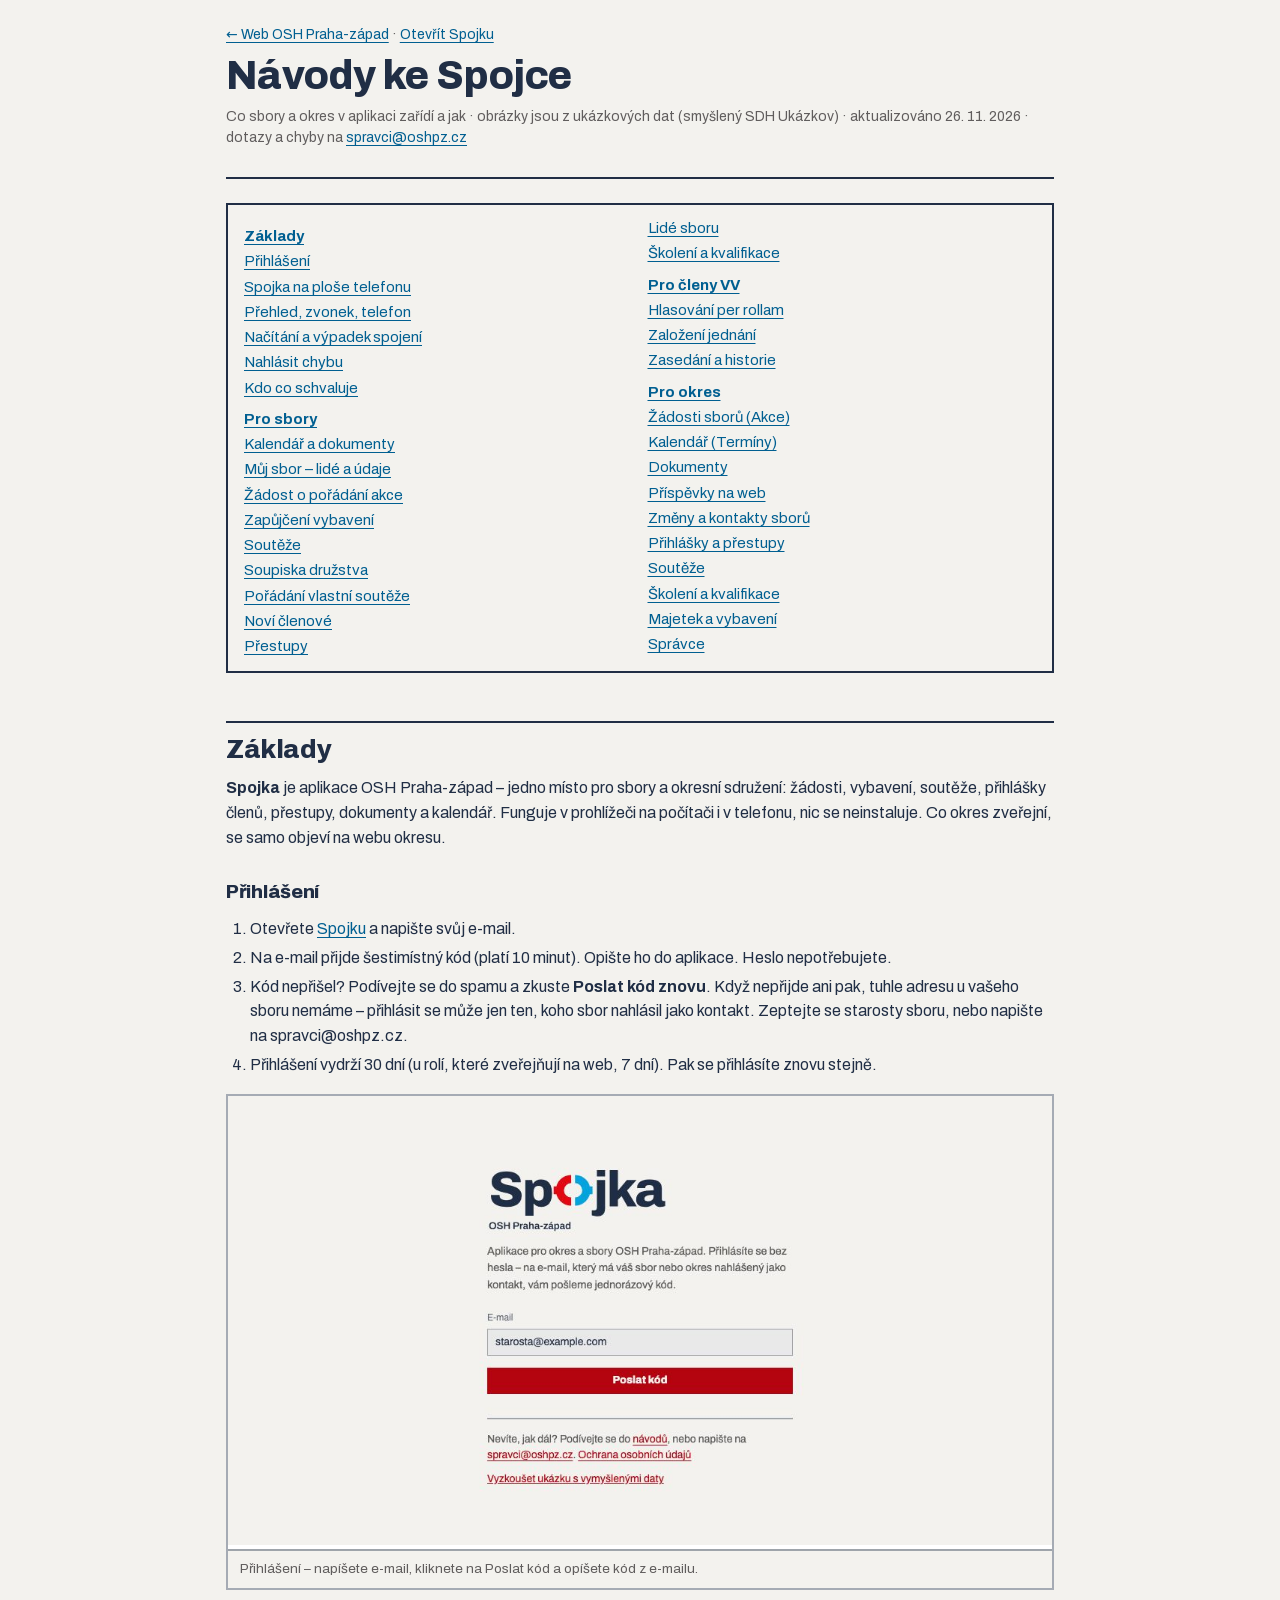
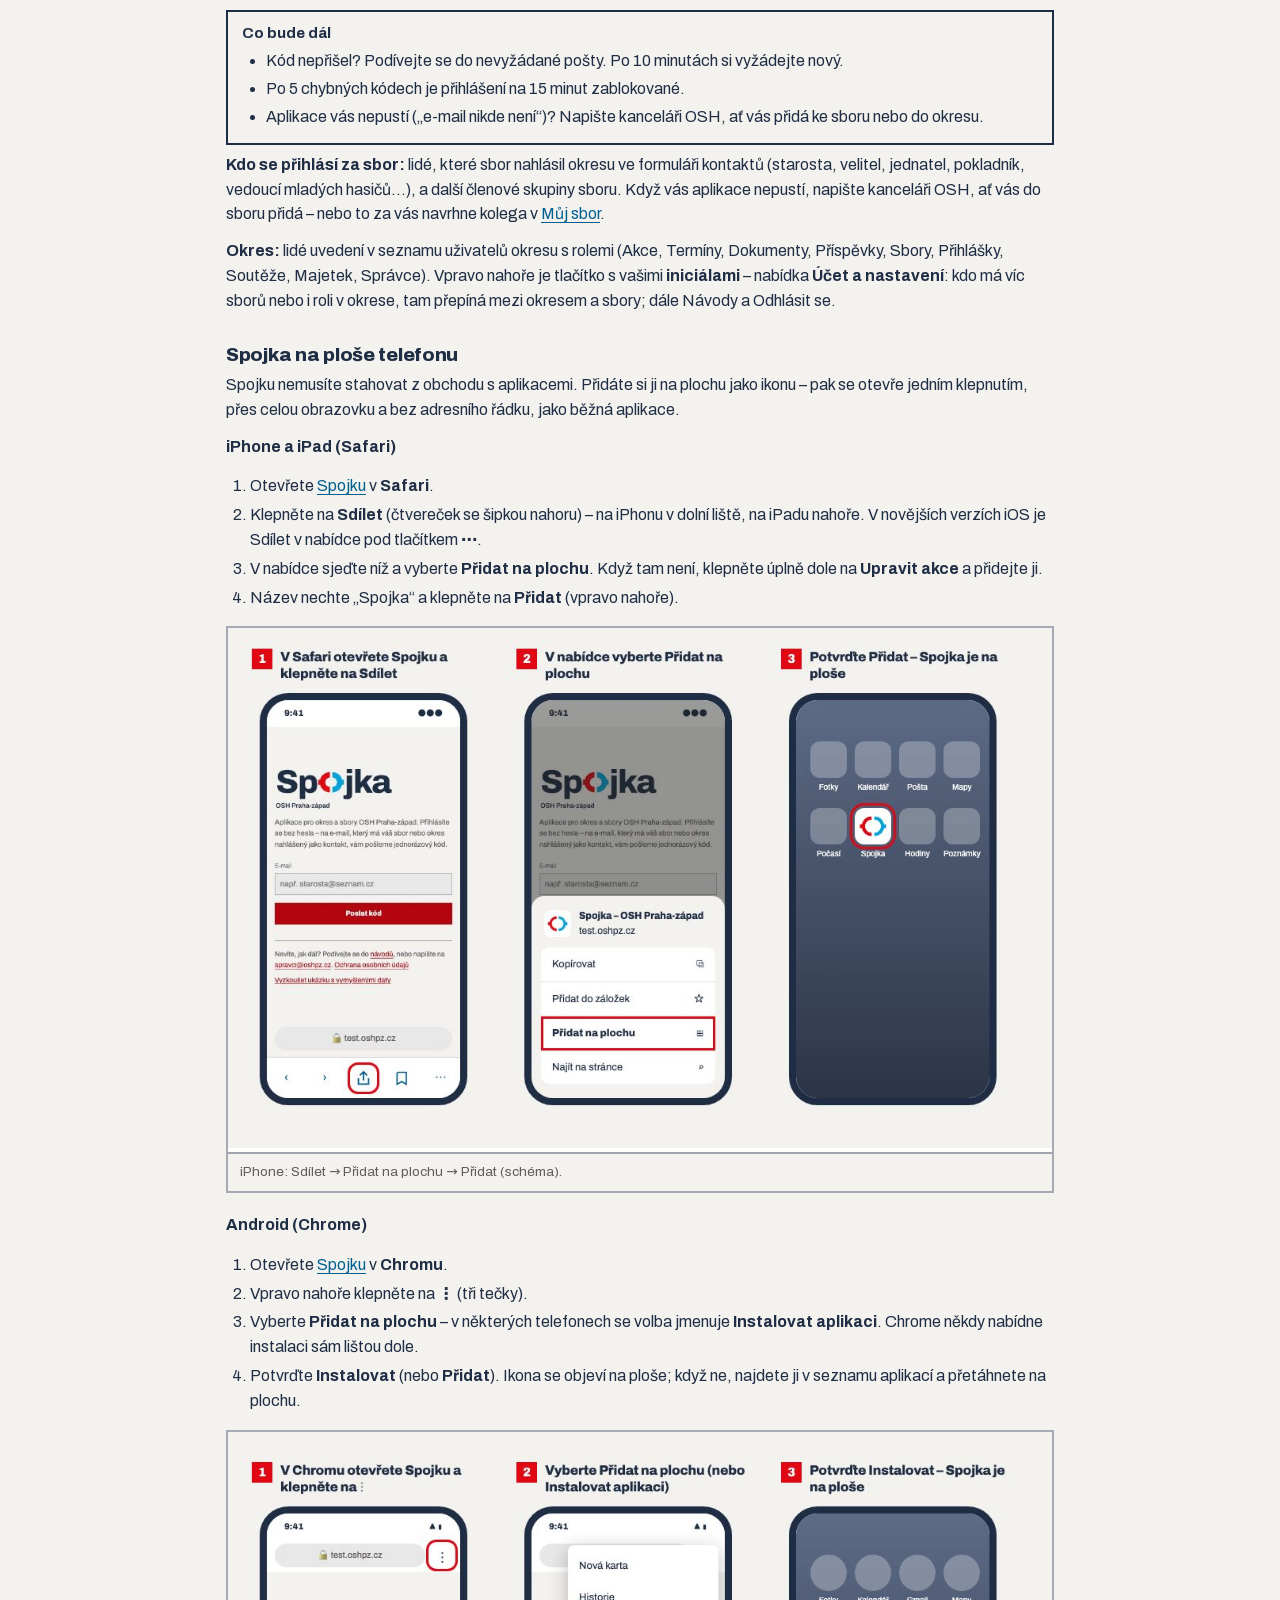
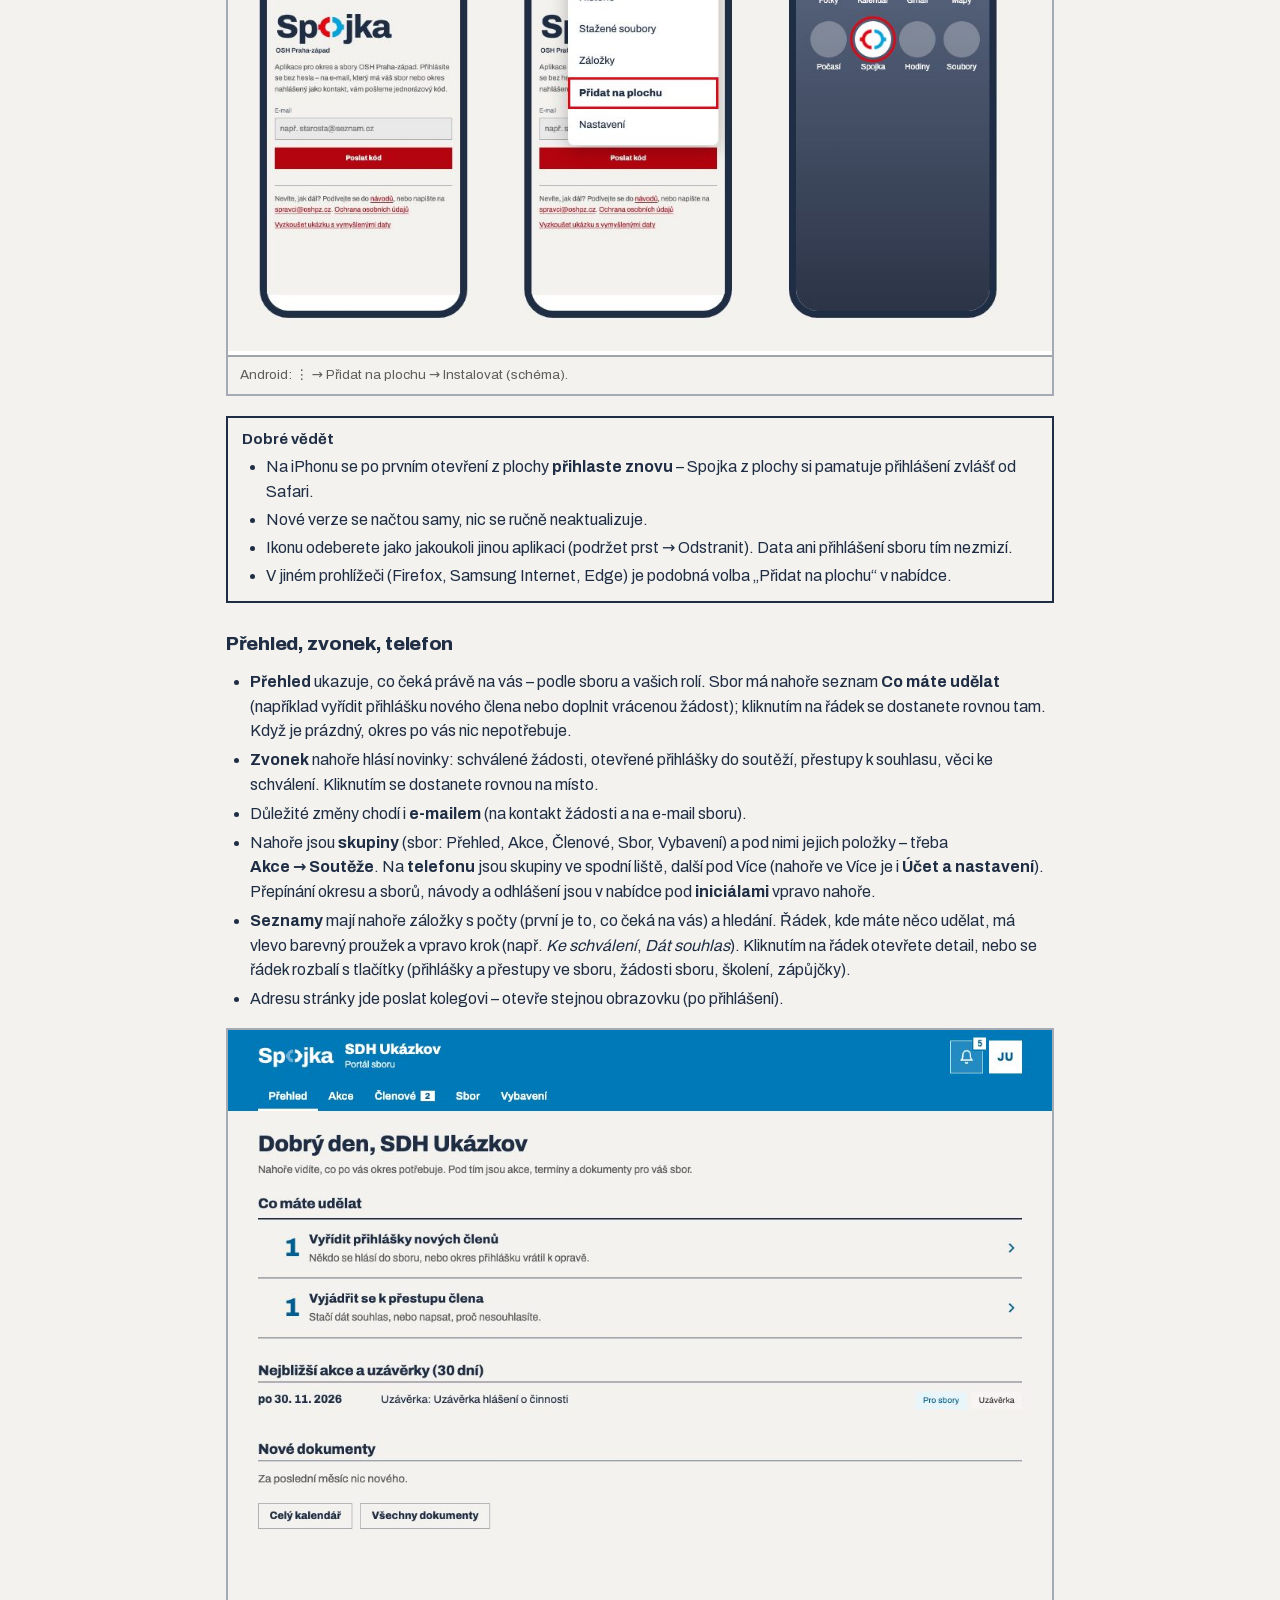
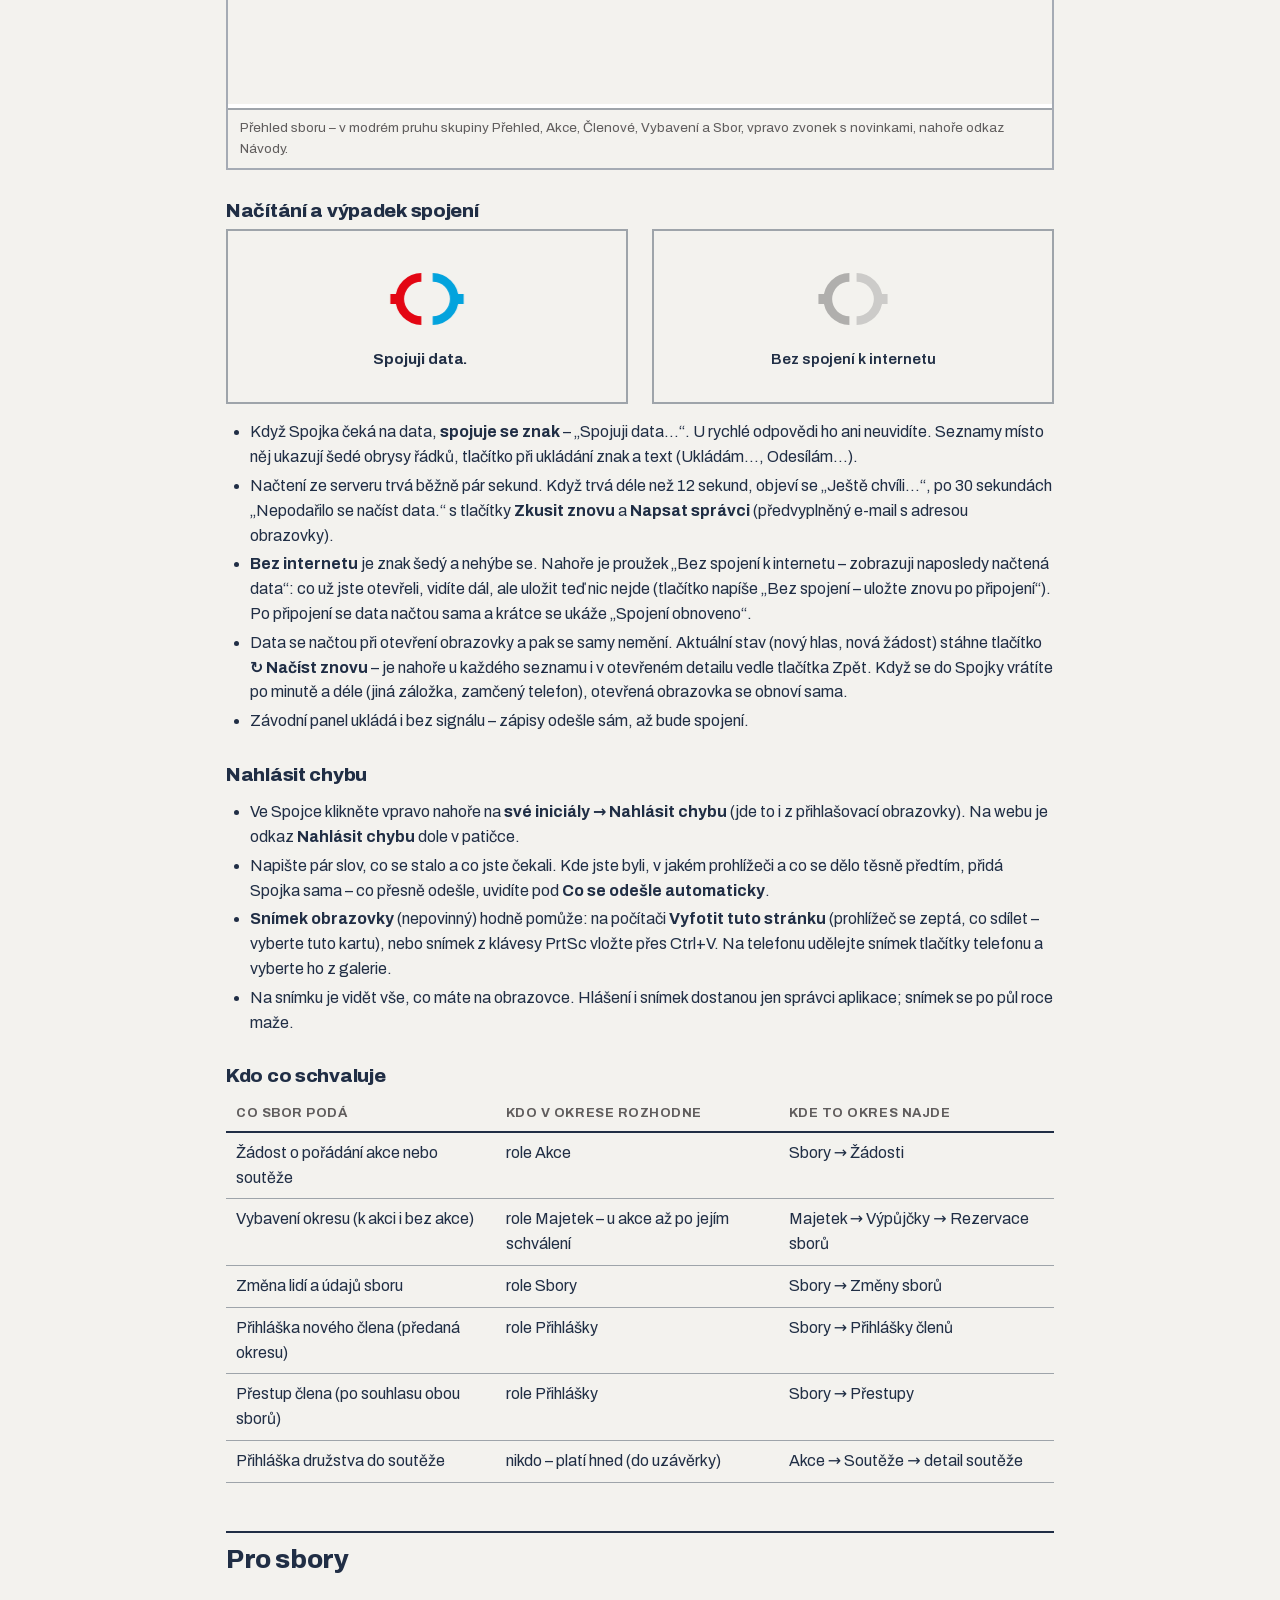
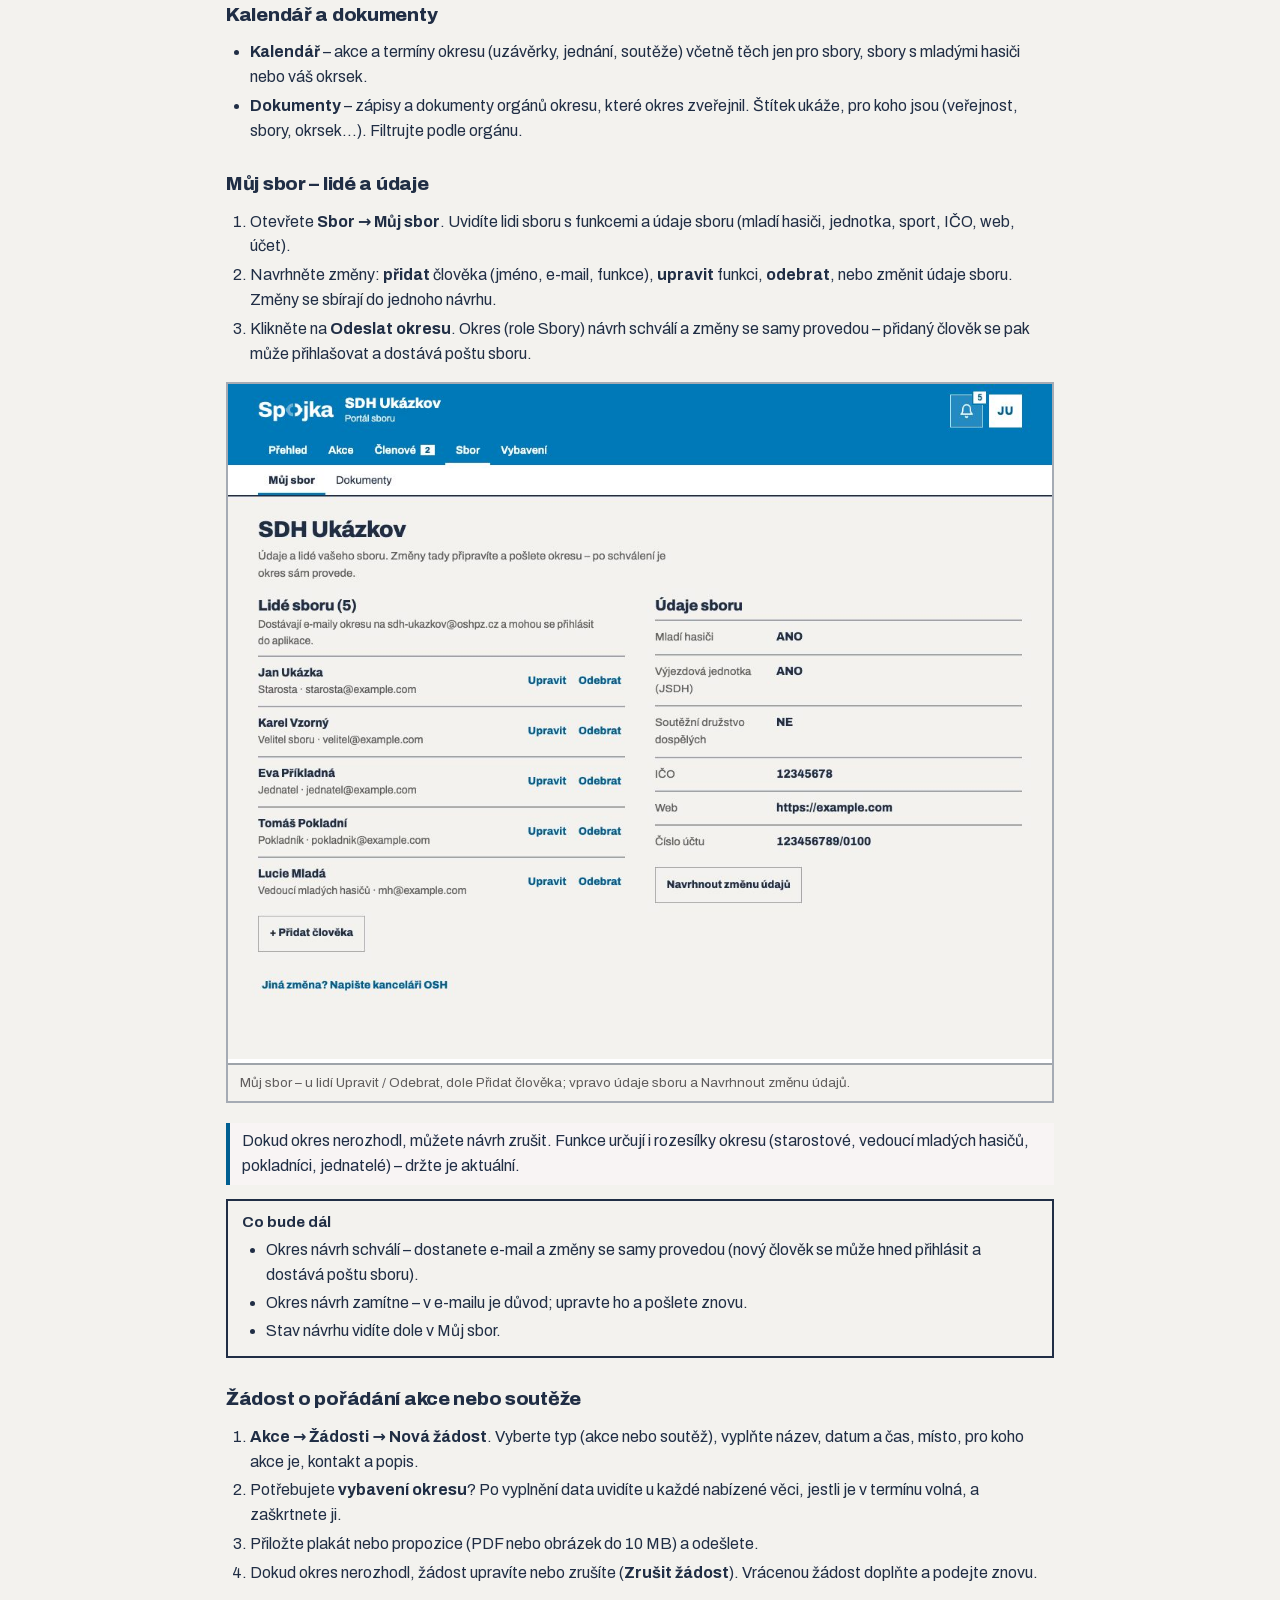
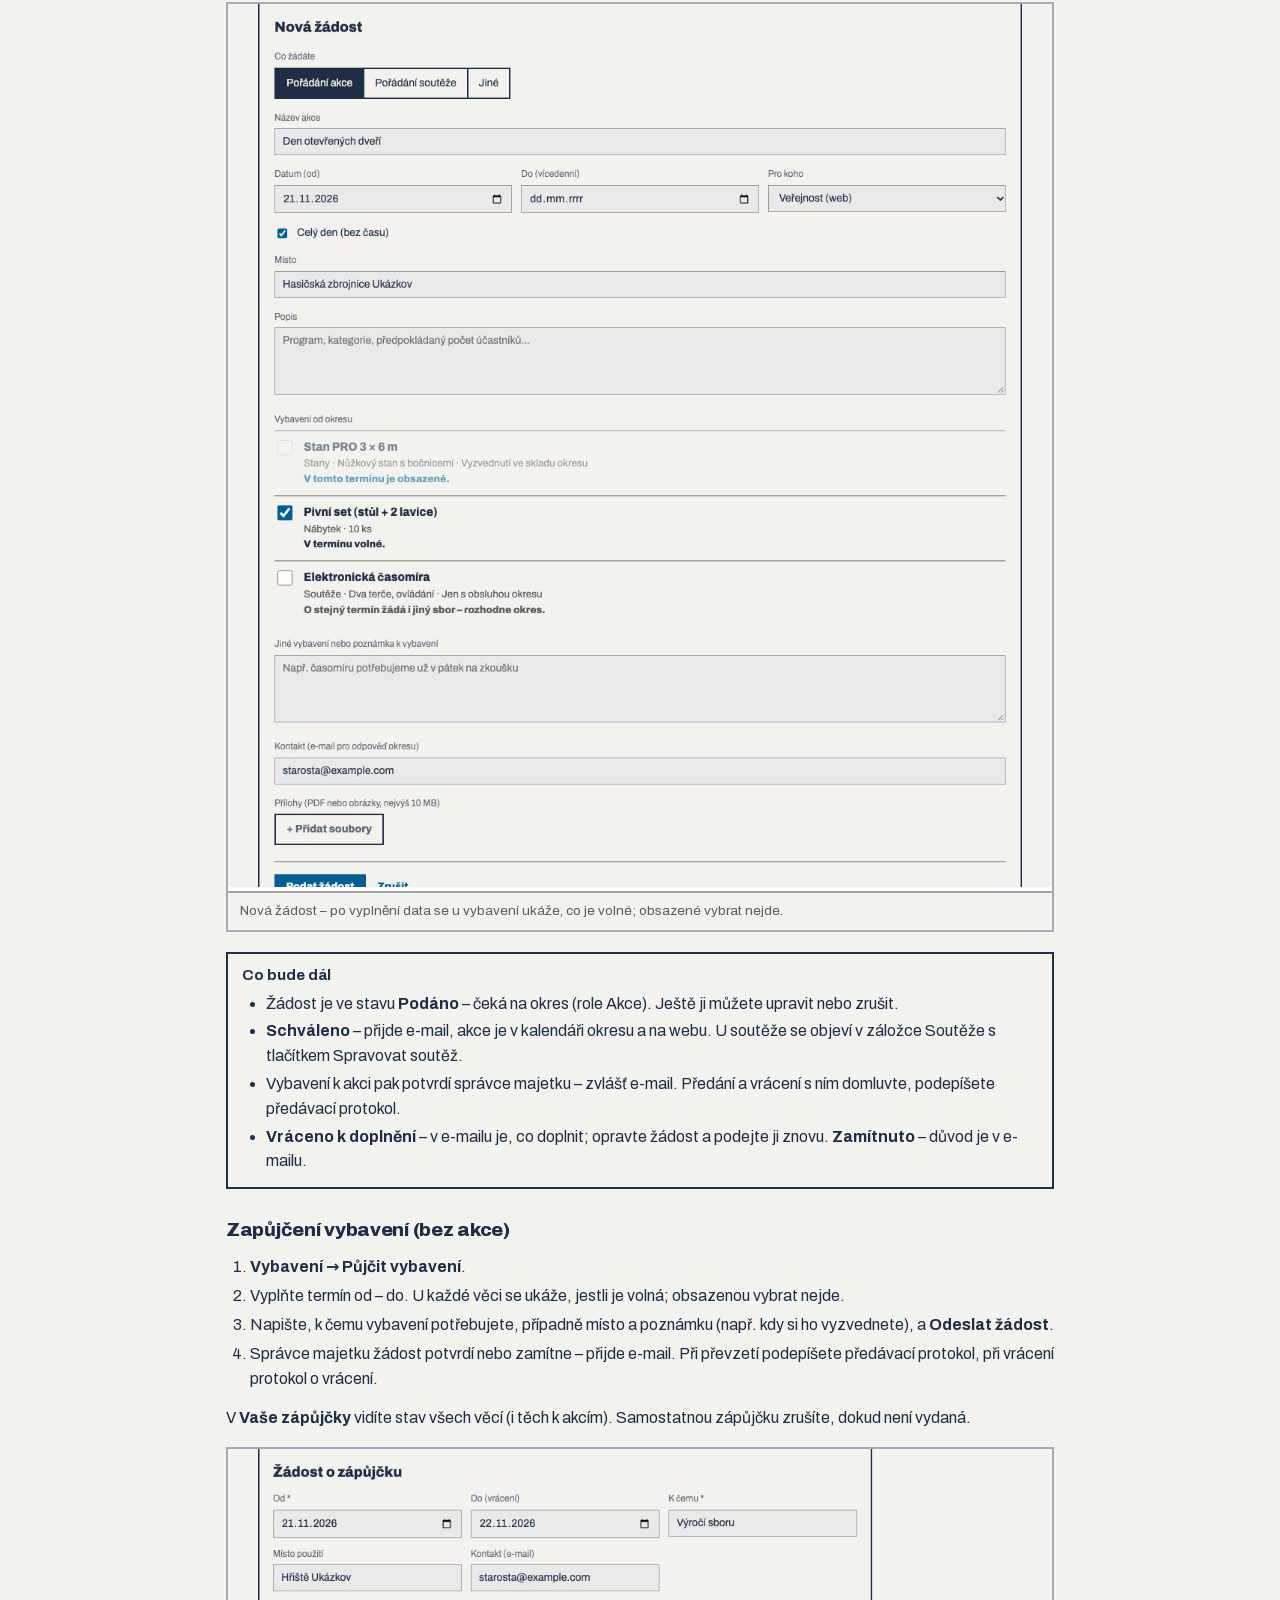
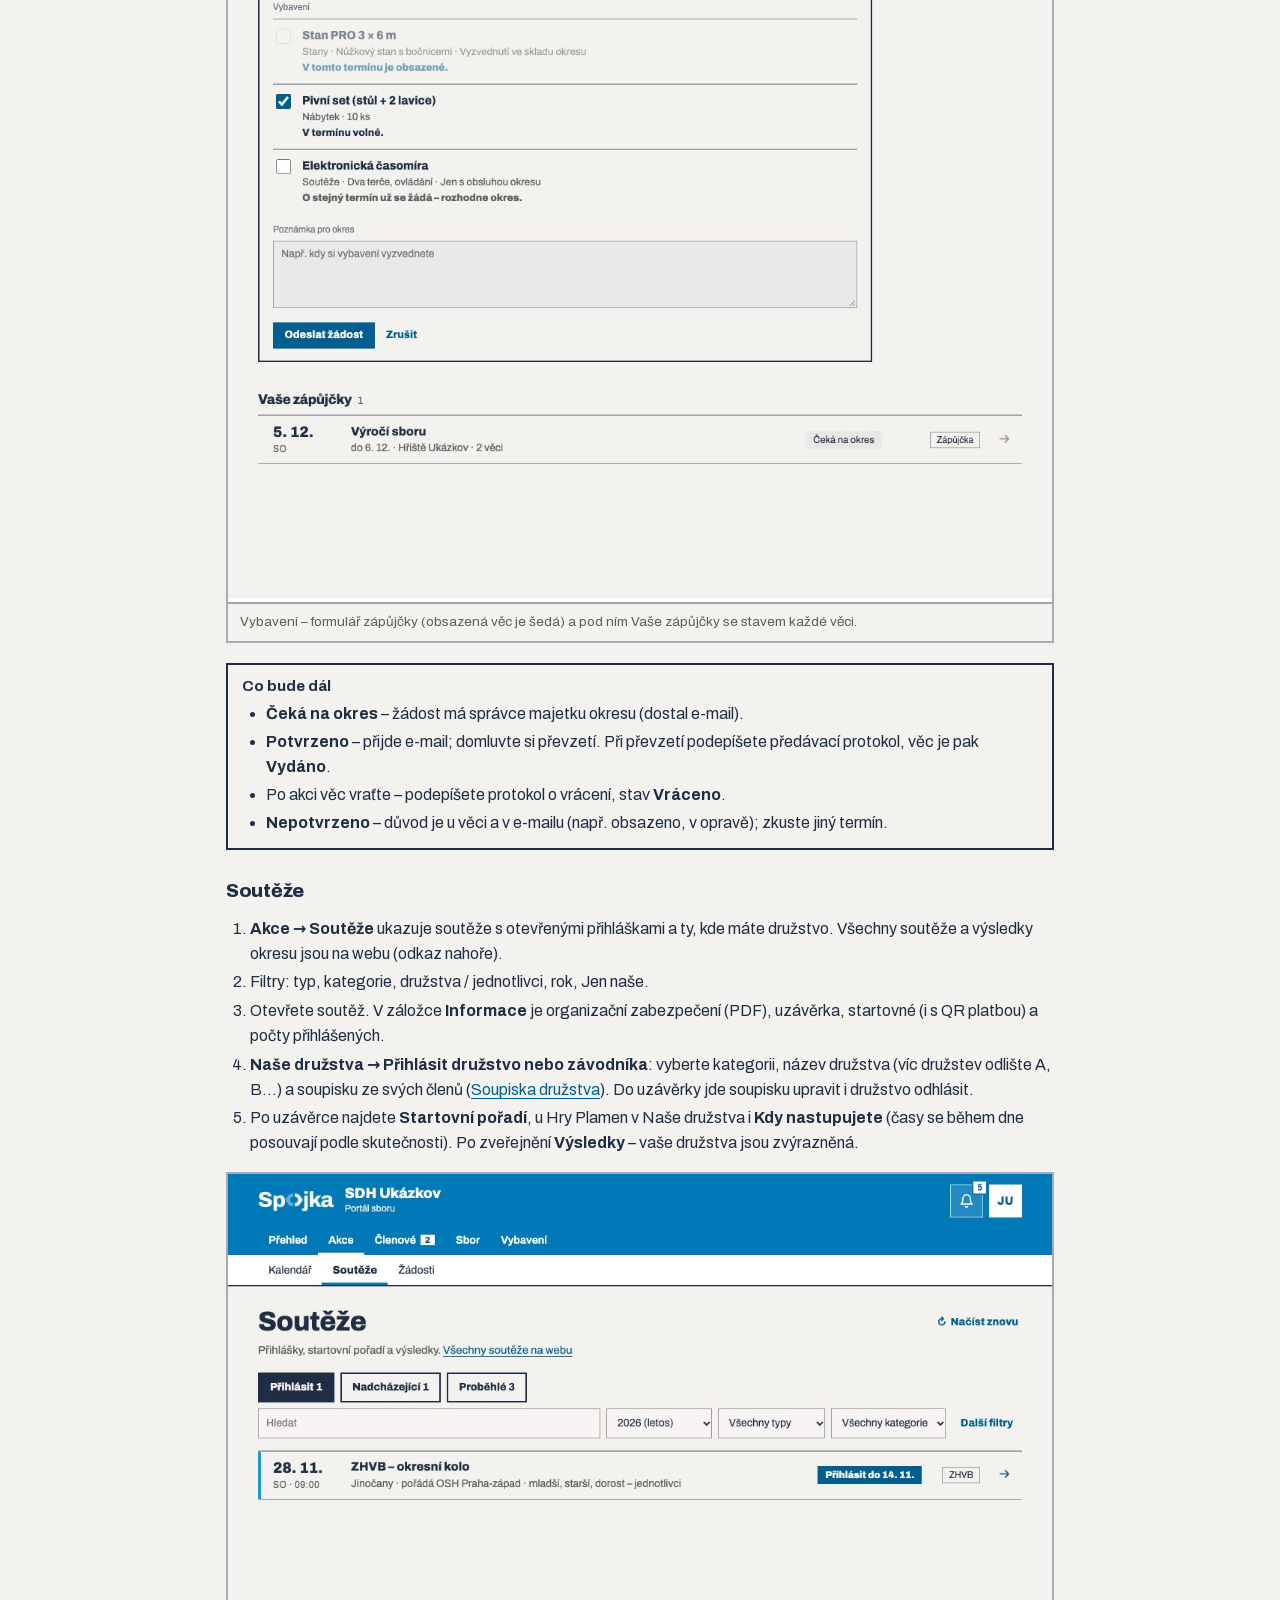
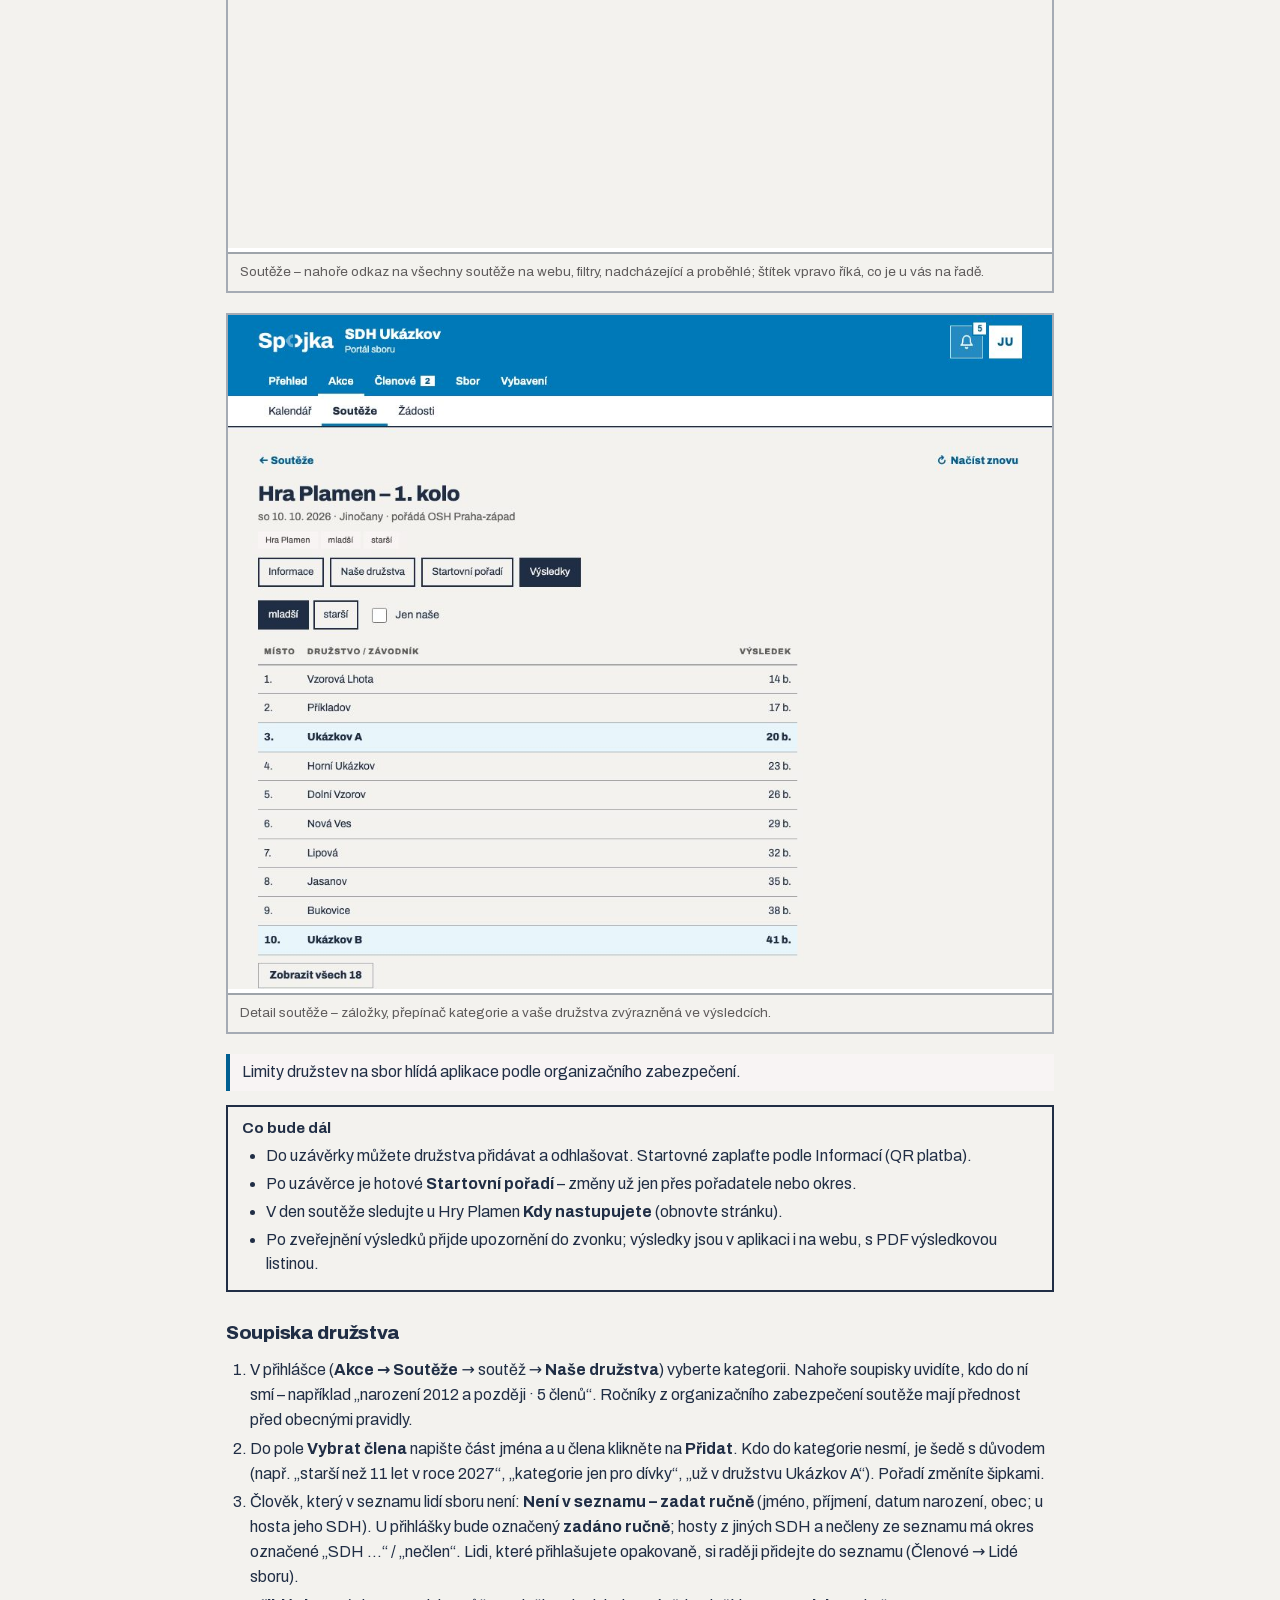
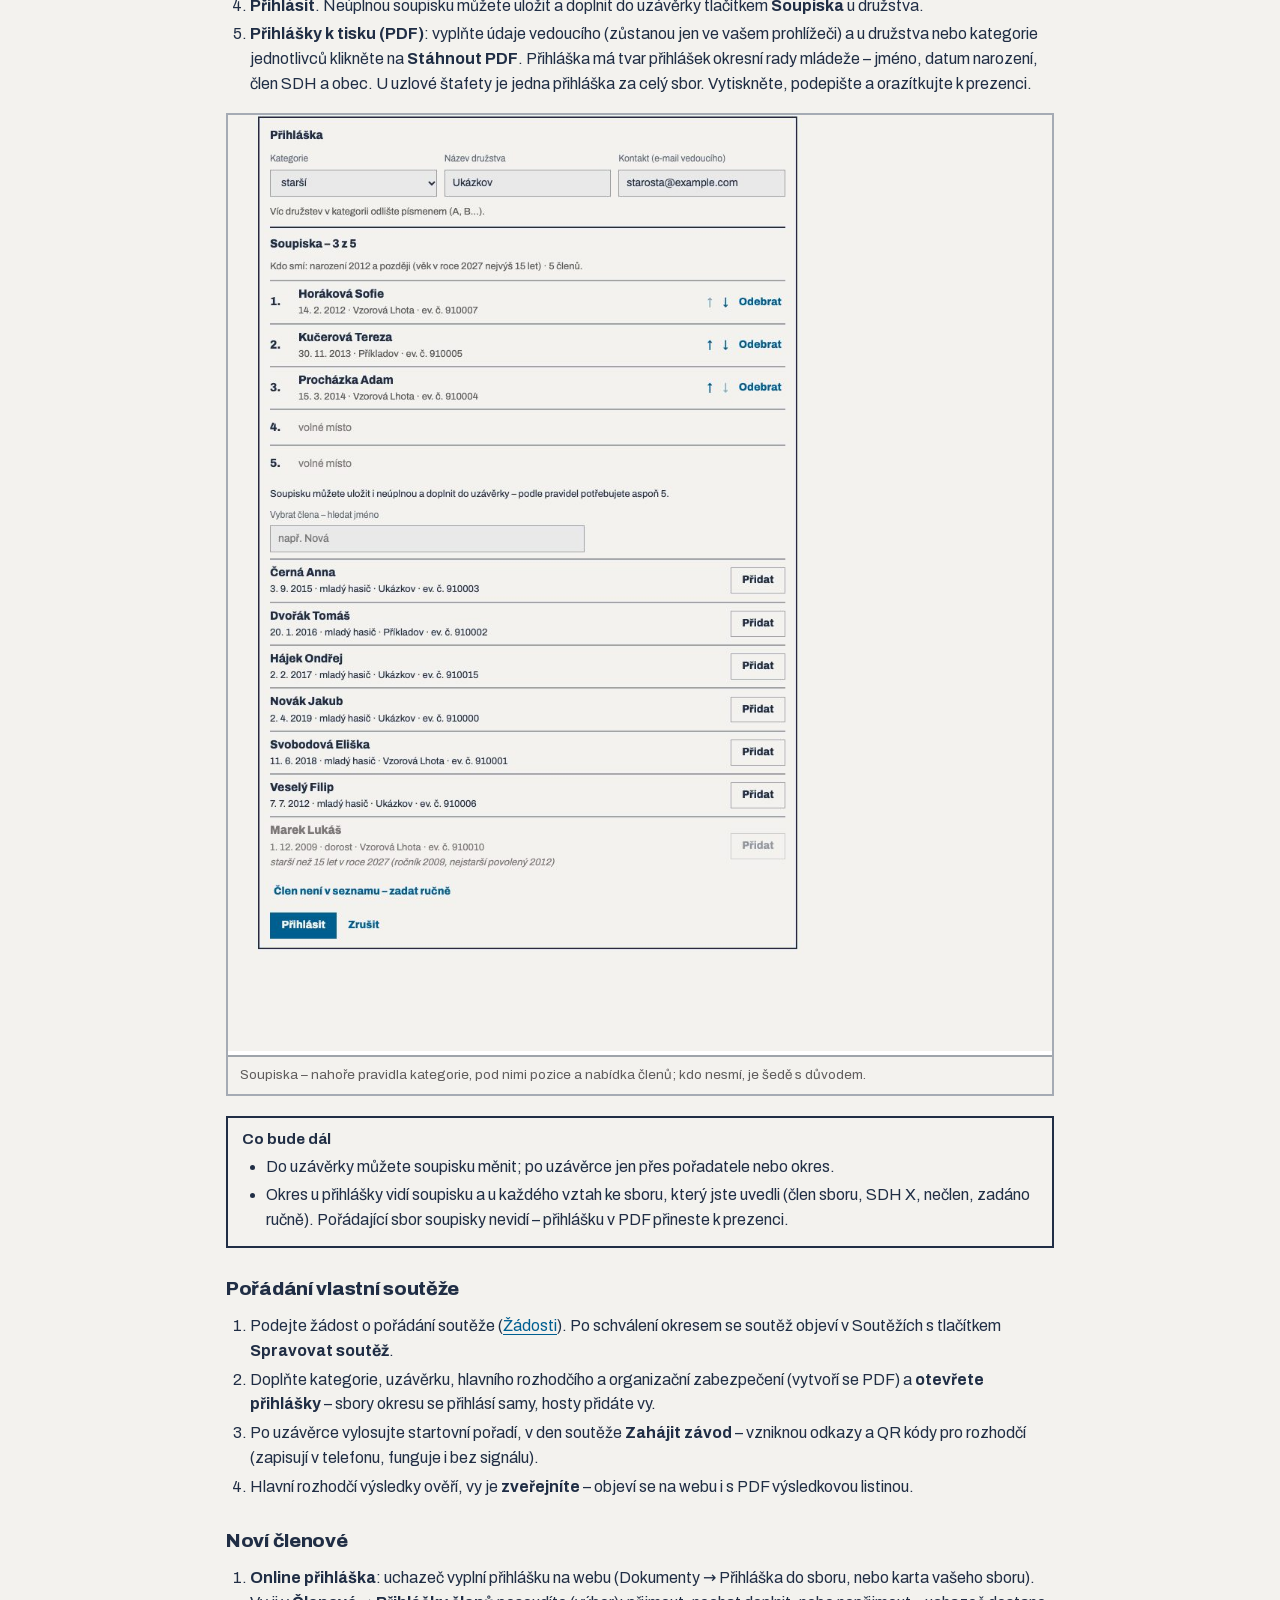
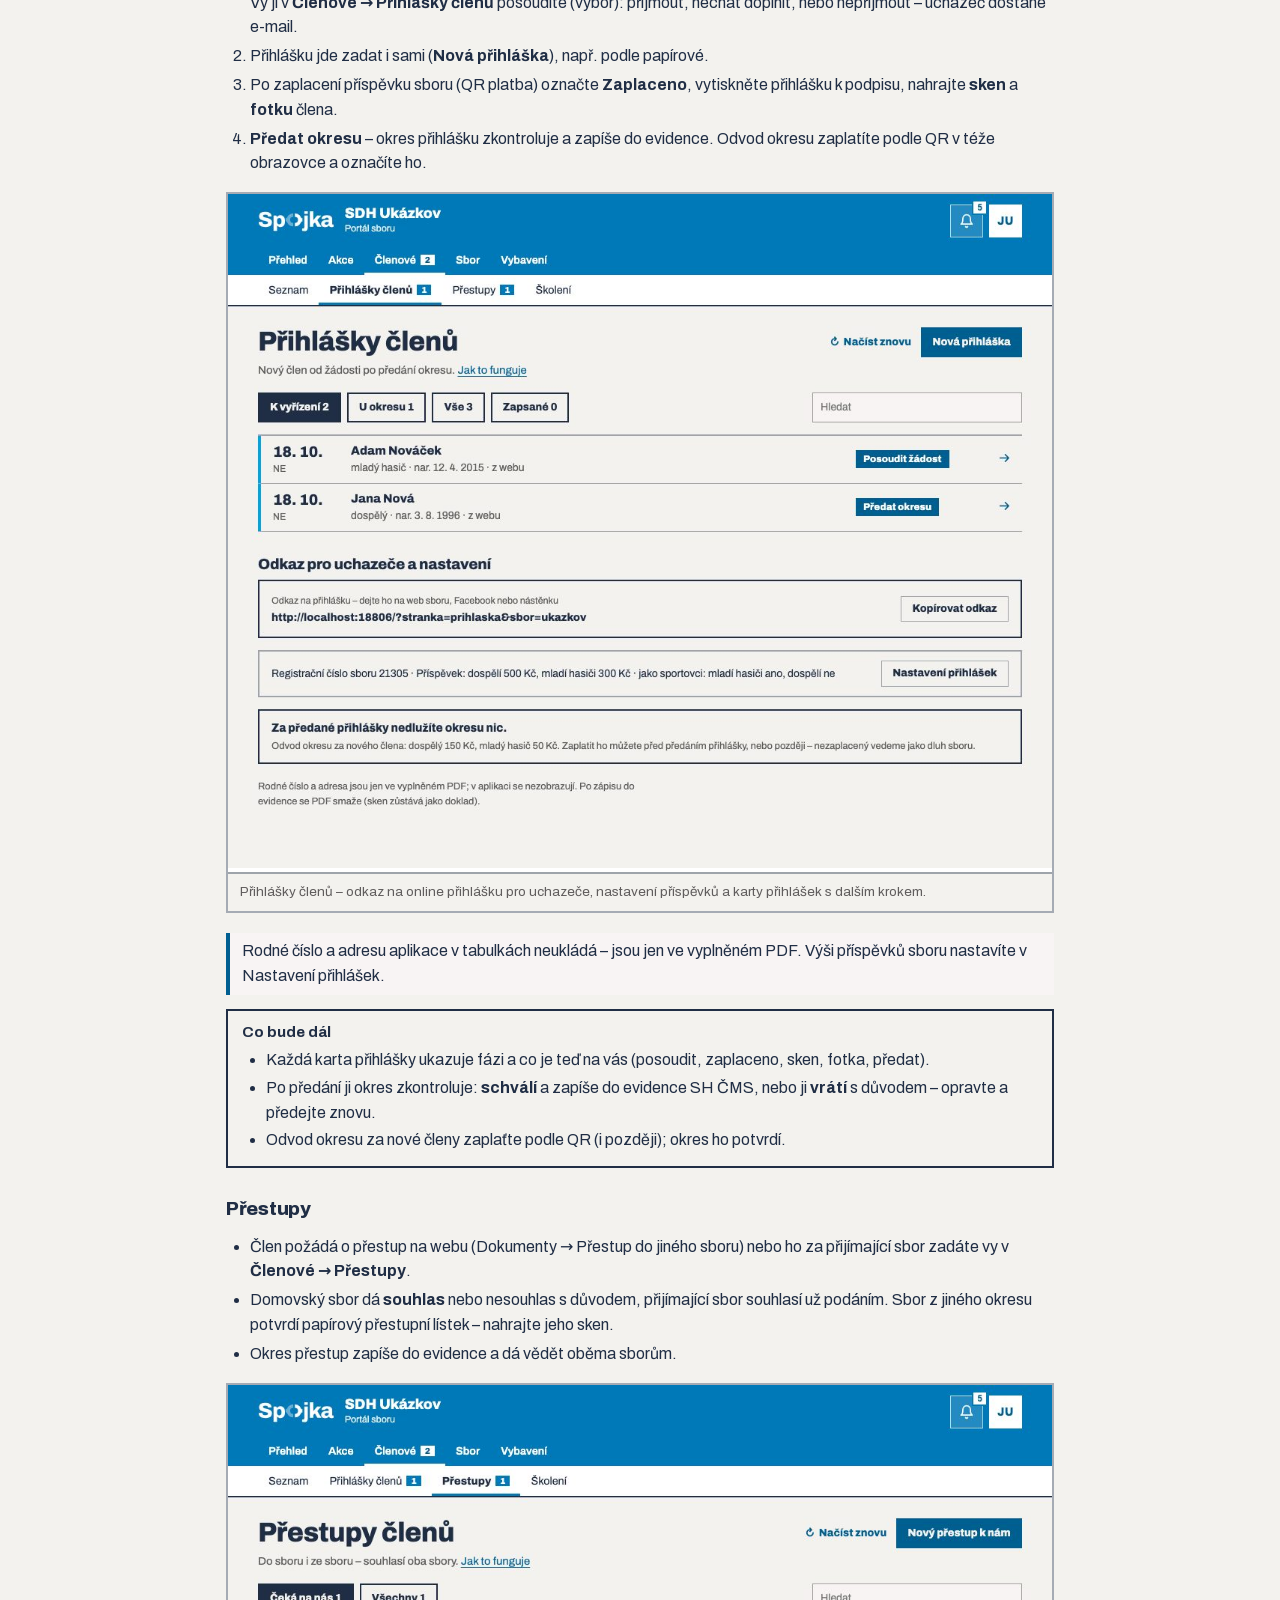
<file: navody.html>
<!DOCTYPE html>
<html lang="cs">
<head>
<meta charset="utf-8">
<meta name="viewport" content="width=device-width, initial-scale=1">
<meta name="robots" content="noindex, nofollow" data-prostredi="test"><!-- vkládá nasadit.sh jen v TESTu -->
<!-- jen světlý vzhled – zákaz automatického ztmavení prohlížečem (tmavý režim některých telefonů jinak přebarví logo a barvy) -->
<meta name="color-scheme" content="only light">
<meta http-equiv="Content-Security-Policy" content="default-src 'self'; script-src 'self'; style-src 'self' 'unsafe-inline'; font-src 'self'; img-src 'self' data:; object-src 'none'; base-uri 'self'; form-action 'none'">
<title>Návody ke Spojce – OSH Praha-západ</title>
<link rel="stylesheet" href="_ds/modernist-b70630ca-c45c-4cbc-b3c7-10cd3a86c121/styles.css">
<style>
/* Návody pro sbory a okres (G3). Statická stránka – jde i do ostrého webu. Upravuje se přímo tady; po nové funkci doplnit návod. */
body { margin:0; background:var(--color-bg); color:var(--color-text); }
.obal { max-width:860px; margin:0 auto; padding:24px 16px 80px; }
.hlava { border-bottom:2px solid var(--color-text); padding-bottom:16px; margin-bottom:24px; }
h1 { font-size:clamp(28px,6vw,40px); margin:8px 0; line-height:1.1; }
h2 { font-size:26px; margin:48px 0 12px; padding-top:12px; border-top:2px solid var(--color-text); }
h3 { font-size:19px; margin:30px 0 8px; }
p, li, td, th { font-size:16px; line-height:1.55; }
ol, ul { padding-left:24px; } li { margin:4px 0; }
a { color:var(--color-action); }
.tip { border-left:4px solid var(--color-action); padding:6px 12px; background:var(--color-neutral-100); }
.mala { font-size:14px; color:var(--color-neutral-700); }
.tab { overflow-x:auto; }
table { border-collapse:collapse; width:100%; }
th, td { text-align:left; vertical-align:top; padding:8px 10px; border-bottom:1px solid var(--color-divider); }
th { font-size:13px; text-transform:uppercase; letter-spacing:.04em; color:var(--color-neutral-700); border-bottom:2px solid var(--color-text); }
nav.obsah { border:2px solid var(--color-text); padding:12px 16px; margin:0 0 8px; }
nav.obsah ul { list-style:none; padding:0; margin:0; columns:2 260px; }
nav.obsah li { margin:2px 0; font-size:15px; } nav.obsah li.u2 { font-weight:700; margin-top:8px; }
b.cesta { white-space:nowrap; }

figure.snimek { margin:16px 0 20px; border:2px solid var(--color-divider); background:#fff; }
figure.snimek img { display:block; width:100%; height:auto; }
figure.snimek figcaption { font-size:13.5px; color:var(--color-neutral-700); padding:8px 12px; border-top:2px solid var(--color-divider); background:var(--color-bg); }
.dal { border:2px solid var(--color-text); padding:10px 14px; margin:14px 0 8px; }
.dal > b { display:block; font-family:var(--font-heading); margin-bottom:2px; }
.dal ul { margin:4px 0 0; } .dal li { margin:3px 0; }
</style>
<script src="spojka-nacitani.js" defer></script>
</head>
<body data-theme="sbor">
<div class="obal">
<header class="hlava">
<div class="mala"><a href="index.html">← Web OSH Praha-západ</a> · <a href="Aplikace%20OSH.dc.html">Otevřít Spojku</a></div>
<h1>Návody ke Spojce</h1>
<p class="mala">Co sbory a okres v aplikaci zařídí a jak · obrázky jsou z ukázkových dat (smyšlený SDH Ukázkov) · aktualizováno 26. 11. 2026 · dotazy a chyby na <a href="mailto:spravci@oshpz.cz">spravci@oshpz.cz</a></p>
</header>

<nav class="obsah" aria-label="Obsah"><ul>
<li class="u2"><a href="#zaklad">Základy</a></li>
<li><a href="#prihlaseni">Přihlášení</a></li>
<li><a href="#plocha">Spojka na ploše telefonu</a></li>
<li><a href="#orientace">Přehled, zvonek, telefon</a></li>
<li><a href="#nacitani">Načítání a výpadek spojení</a></li>
<li><a href="#chyba">Nahlásit chybu</a></li>
<li><a href="#kdo-schvaluje">Kdo co schvaluje</a></li>
<li class="u2"><a href="#sbory">Pro sbory</a></li>
<li><a href="#sb-kalendar">Kalendář a dokumenty</a></li>
<li><a href="#sb-mujsbor">Můj sbor – lidé a údaje</a></li>
<li><a href="#sb-akce">Žádost o pořádání akce</a></li>
<li><a href="#sb-vybaveni">Zapůjčení vybavení</a></li>
<li><a href="#sb-souteze">Soutěže</a></li>
<li><a href="#sb-soupiska">Soupiska družstva</a></li>
<li><a href="#sb-poradani">Pořádání vlastní soutěže</a></li>
<li><a href="#sb-clenove">Noví členové</a></li>
<li><a href="#sb-prestupy">Přestupy</a></li>
<li><a href="#sb-seznam">Lidé sboru</a></li>
<li><a href="#sb-skoleni">Školení a kvalifikace</a></li>
<li class="u2"><a href="#vv">Pro členy VV</a></li>
<li><a href="#vv-hlasovani">Hlasování per rollam</a></li>
<li><a href="#vv-zalozit">Založení jednání</a></li>
<li><a href="#vv-zasedani">Zasedání a historie</a></li>
<li class="u2"><a href="#okres">Pro okres</a></li>
<li><a href="#ok-zadosti">Žádosti sborů (Akce)</a></li>
<li><a href="#ok-kalendar">Kalendář (Termíny)</a></li>
<li><a href="#ok-dokumenty">Dokumenty</a></li>
<li><a href="#ok-prispevky">Příspěvky na web</a></li>
<li><a href="#ok-sbory">Změny a kontakty sborů</a></li>
<li><a href="#ok-prihlasky">Přihlášky a přestupy</a></li>
<li><a href="#ok-souteze">Soutěže</a></li>
<li><a href="#ok-skoleni">Školení a kvalifikace</a></li>
<li><a href="#ok-majetek">Majetek a vybavení</a></li>
<li><a href="#ok-sprava">Správce</a></li>
</ul></nav>

<h2 id="zaklad">Základy</h2>
<p><b>Spojka</b> je aplikace OSH Praha-západ – jedno místo pro sbory a okresní sdružení: žádosti, vybavení, soutěže, přihlášky členů, přestupy, dokumenty a kalendář. Funguje v prohlížeči na počítači i v telefonu, nic se neinstaluje. Co okres zveřejní, se samo objeví na webu okresu.</p>

<h3 id="prihlaseni">Přihlášení</h3>
<ol>
<li>Otevřete <a href="Aplikace%20OSH.dc.html">Spojku</a> a napište svůj e-mail.</li>
<li>Na e-mail přijde šestimístný kód (platí 10 minut). Opište ho do aplikace. Heslo nepotřebujete.</li>
<li>Kód nepřišel? Podívejte se do spamu a zkuste <b>Poslat kód znovu</b>. Když nepřijde ani pak, tuhle adresu u vašeho sboru nemáme – přihlásit se může jen ten, koho sbor nahlásil jako kontakt. Zeptejte se starosty sboru, nebo napište na spravci@oshpz.cz.</li>
<li>Přihlášení vydrží 30 dní (u rolí, které zveřejňují na web, 7 dní). Pak se přihlásíte znovu stejně.</li>
</ol>
<figure class="snimek"><a href="assets/navody/prihlaseni.jpg" target="_blank" rel="noopener"><img src="assets/navody/prihlaseni.jpg" alt="Přihlašovací obrazovka aplikace: pole E-mail a tlačítko Poslat kód" loading="lazy"></a><figcaption>Přihlášení – napíšete e-mail, kliknete na Poslat kód a opíšete kód z e-mailu.</figcaption></figure>
<div class="dal"><b>Co bude dál</b><ul><li>Kód nepřišel? Podívejte se do nevyžádané pošty. Po 10 minutách si vyžádejte nový.</li><li>Po 5 chybných kódech je přihlášení na 15 minut zablokované.</li><li>Aplikace vás nepustí („e-mail nikde není“)? Napište kanceláři OSH, ať vás přidá ke sboru nebo do okresu.</li></ul></div>

<p><b>Kdo se přihlásí za sbor:</b> lidé, které sbor nahlásil okresu ve formuláři kontaktů (starosta, velitel, jednatel, pokladník, vedoucí mladých hasičů…), a další členové skupiny sboru. Když vás aplikace nepustí, napište kanceláři OSH, ať vás do sboru přidá – nebo to za vás navrhne kolega v <a href="#sb-mujsbor">Můj sbor</a>.</p>
<p><b>Okres:</b> lidé uvedení v seznamu uživatelů okresu s rolemi (Akce, Termíny, Dokumenty, Příspěvky, Sbory, Přihlášky, Soutěže, Majetek, Správce). Vpravo nahoře je tlačítko s vašimi <b>iniciálami</b> – nabídka <b>Účet a nastavení</b>: kdo má víc sborů nebo i roli v okrese, tam přepíná mezi okresem a sbory; dále Návody a Odhlásit se.</p>

<h3 id="plocha">Spojka na ploše telefonu</h3>
<p>Spojku nemusíte stahovat z obchodu s aplikacemi. Přidáte si ji na plochu jako ikonu – pak se otevře jedním klepnutím, přes celou obrazovku a bez adresního řádku, jako běžná aplikace.</p>
<p><b>iPhone a iPad (Safari)</b></p>
<ol>
<li>Otevřete <a href="Aplikace%20OSH.dc.html">Spojku</a> v <b>Safari</b>.</li>
<li>Klepněte na <b>Sdílet</b> (čtvereček se šipkou nahoru) – na iPhonu v dolní liště, na iPadu nahoře. V novějších verzích iOS je Sdílet v nabídce pod tlačítkem <b>⋯</b>.</li>
<li>V nabídce sjeďte níž a vyberte <b>Přidat na plochu</b>. Když tam není, klepněte úplně dole na <b>Upravit akce</b> a přidejte ji.</li>
<li>Název nechte „Spojka“ a klepněte na <b>Přidat</b> (vpravo nahoře).</li>
</ol>
<figure class="snimek"><a href="assets/navody/plocha-ios.jpg" target="_blank" rel="noopener"><img src="assets/navody/plocha-ios.jpg" alt="Tři kroky na iPhonu: v Safari tlačítko Sdílet, v nabídce Přidat na plochu, ikona Spojka na ploše" loading="lazy"></a><figcaption>iPhone: Sdílet → Přidat na plochu → Přidat (schéma).</figcaption></figure>
<p><b>Android (Chrome)</b></p>
<ol>
<li>Otevřete <a href="Aplikace%20OSH.dc.html">Spojku</a> v <b>Chromu</b>.</li>
<li>Vpravo nahoře klepněte na <b>⋮</b> (tři tečky).</li>
<li>Vyberte <b>Přidat na plochu</b> – v některých telefonech se volba jmenuje <b>Instalovat aplikaci</b>. Chrome někdy nabídne instalaci sám lištou dole.</li>
<li>Potvrďte <b>Instalovat</b> (nebo <b>Přidat</b>). Ikona se objeví na ploše; když ne, najdete ji v seznamu aplikací a přetáhnete na plochu.</li>
</ol>
<figure class="snimek"><a href="assets/navody/plocha-android.jpg" target="_blank" rel="noopener"><img src="assets/navody/plocha-android.jpg" alt="Tři kroky na Androidu: v Chromu tlačítko se třemi tečkami, v nabídce Přidat na plochu, ikona Spojka na ploše" loading="lazy"></a><figcaption>Android: ⋮ → Přidat na plochu → Instalovat (schéma).</figcaption></figure>
<div class="dal"><b>Dobré vědět</b><ul><li>Na iPhonu se po prvním otevření z plochy <b>přihlaste znovu</b> – Spojka z plochy si pamatuje přihlášení zvlášť od Safari.</li><li>Nové verze se načtou samy, nic se ručně neaktualizuje.</li><li>Ikonu odeberete jako jakoukoli jinou aplikaci (podržet prst → Odstranit). Data ani přihlášení sboru tím nezmizí.</li><li>V jiném prohlížeči (Firefox, Samsung Internet, Edge) je podobná volba „Přidat na plochu“ v nabídce.</li></ul></div>

<h3 id="orientace">Přehled, zvonek, telefon</h3>
<ul>
<li><b>Přehled</b> ukazuje, co čeká právě na vás – podle sboru a vašich rolí. Sbor má nahoře seznam <b>Co máte udělat</b> (například vyřídit přihlášku nového člena nebo doplnit vrácenou žádost); kliknutím na řádek se dostanete rovnou tam. Když je prázdný, okres po vás nic nepotřebuje.</li>
<li><b>Zvonek</b> nahoře hlásí novinky: schválené žádosti, otevřené přihlášky do soutěží, přestupy k souhlasu, věci ke schválení. Kliknutím se dostanete rovnou na místo.</li>
<li>Důležité změny chodí i <b>e-mailem</b> (na kontakt žádosti a na e-mail sboru).</li>
<li>Nahoře jsou <b>skupiny</b> (sbor: Přehled, Akce, Členové, Sbor, Vybavení) a pod nimi jejich položky – třeba <b class="cesta">Akce → Soutěže</b>. Na <b>telefonu</b> jsou skupiny ve spodní liště, další pod Více (nahoře ve Více je i <b>Účet a nastavení</b>). Přepínání okresu a sborů, návody a odhlášení jsou v nabídce pod <b>iniciálami</b> vpravo nahoře.</li>
<li><b>Seznamy</b> mají nahoře záložky s počty (první je to, co čeká na vás) a hledání. Řádek, kde máte něco udělat, má vlevo barevný proužek a vpravo krok (např. <i>Ke schválení</i>, <i>Dát souhlas</i>). Kliknutím na řádek otevřete detail, nebo se řádek rozbalí s tlačítky (přihlášky a přestupy ve sboru, žádosti sboru, školení, zápůjčky).</li>
<li>Adresu stránky jde poslat kolegovi – otevře stejnou obrazovku (po přihlášení).</li>
</ul>
<figure class="snimek"><a href="assets/navody/sbor-prehled.jpg" target="_blank" rel="noopener"><img src="assets/navody/sbor-prehled.jpg" alt="Přehled sboru: nejbližší akce a uzávěrky a nové dokumenty, nahoře skupiny navigace a zvonek" loading="lazy"></a><figcaption>Přehled sboru – v modrém pruhu skupiny Přehled, Akce, Členové, Vybavení a Sbor, vpravo zvonek s novinkami, nahoře odkaz Návody.</figcaption></figure>


<h3 id="nacitani">Načítání a výpadek spojení</h3>
<div style="display:flex;gap:24px;flex-wrap:wrap;align-items:flex-start;margin:8px 0 16px;">
<div style="flex:1 1 200px;border:2px solid var(--color-divider,#d9d9d9);padding:8px;"><spojka-nacitani velikost="72" ukazka></spojka-nacitani></div>
<div style="flex:1 1 200px;border:2px solid var(--color-divider,#d9d9d9);padding:8px;"><spojka-nacitani velikost="72" ukazka="offline" text-offline="Bez spojení k internetu"></spojka-nacitani></div>
</div>
<ul>
<li>Když Spojka čeká na data, <b>spojuje se znak</b> – „Spojuji data…“. U rychlé odpovědi ho ani neuvidíte. Seznamy místo něj ukazují šedé obrysy řádků, tlačítko při ukládání znak a text (Ukládám…, Odesílám…).</li>
<li>Načtení ze serveru trvá běžně pár sekund. Když trvá déle než 12 sekund, objeví se „Ještě chvíli…“, po 30 sekundách „Nepodařilo se načíst data.“ s tlačítky <b>Zkusit znovu</b> a <b>Napsat správci</b> (předvyplněný e-mail s adresou obrazovky).</li>
<li><b>Bez internetu</b> je znak šedý a nehýbe se. Nahoře je proužek „Bez spojení k internetu – zobrazuji naposledy načtená data“: co už jste otevřeli, vidíte dál, ale uložit teď nic nejde (tlačítko napíše „Bez spojení – uložte znovu po připojení“). Po připojení se data načtou sama a krátce se ukáže „Spojení obnoveno“.</li>
<li>Data se načtou při otevření obrazovky a pak se samy nemění. Aktuální stav (nový hlas, nová žádost) stáhne tlačítko <b>↻ Načíst znovu</b> – je nahoře u každého seznamu i v otevřeném detailu vedle tlačítka Zpět. Když se do Spojky vrátíte po minutě a déle (jiná záložka, zamčený telefon), otevřená obrazovka se obnoví sama.</li>
<li>Závodní panel ukládá i bez signálu – zápisy odešle sám, až bude spojení.</li>
</ul>

<h3 id="chyba">Nahlásit chybu</h3>
<ul>
<li>Ve Spojce klikněte vpravo nahoře na <b>své iniciály → Nahlásit chybu</b> (jde to i z přihlašovací obrazovky). Na webu je odkaz <b>Nahlásit chybu</b> dole v patičce.</li>
<li>Napište pár slov, co se stalo a co jste čekali. Kde jste byli, v jakém prohlížeči a co se dělo těsně předtím, přidá Spojka sama – co přesně odešle, uvidíte pod <b>Co se odešle automaticky</b>.</li>
<li><b>Snímek obrazovky</b> (nepovinný) hodně pomůže: na počítači <b>Vyfotit tuto stránku</b> (prohlížeč se zeptá, co sdílet – vyberte tuto kartu), nebo snímek z klávesy PrtSc vložte přes Ctrl+V. Na telefonu udělejte snímek tlačítky telefonu a vyberte ho z galerie.</li>
<li>Na snímku je vidět vše, co máte na obrazovce. Hlášení i snímek dostanou jen správci aplikace; snímek se po půl roce maže.</li>
</ul>

<h3 id="kdo-schvaluje">Kdo co schvaluje</h3>
<div class="tab"><table>
<thead><tr><th>Co sbor podá</th><th>Kdo v okrese rozhodne</th><th>Kde to okres najde</th></tr></thead>
<tbody>
<tr><td>Žádost o pořádání akce nebo soutěže</td><td>role Akce</td><td>Sbory → Žádosti</td></tr>
<tr><td>Vybavení okresu (k akci i bez akce)</td><td>role Majetek – u akce až po jejím schválení</td><td>Majetek → Výpůjčky → Rezervace sborů</td></tr>
<tr><td>Změna lidí a údajů sboru</td><td>role Sbory</td><td>Sbory → Změny sborů</td></tr>
<tr><td>Přihláška nového člena (předaná okresu)</td><td>role Přihlášky</td><td>Sbory → Přihlášky členů</td></tr>
<tr><td>Přestup člena (po souhlasu obou sborů)</td><td>role Přihlášky</td><td>Sbory → Přestupy</td></tr>
<tr><td>Přihláška družstva do soutěže</td><td>nikdo – platí hned (do uzávěrky)</td><td>Akce → Soutěže → detail soutěže</td></tr>
</tbody></table></div>

<h2 id="sbory">Pro sbory</h2>

<h3 id="sb-kalendar">Kalendář a dokumenty</h3>
<ul>
<li><b>Kalendář</b> – akce a termíny okresu (uzávěrky, jednání, soutěže) včetně těch jen pro sbory, sbory s mladými hasiči nebo váš okrsek.</li>
<li><b>Dokumenty</b> – zápisy a dokumenty orgánů okresu, které okres zveřejnil. Štítek ukáže, pro koho jsou (veřejnost, sbory, okrsek…). Filtrujte podle orgánu.</li>
</ul>

<h3 id="sb-mujsbor">Můj sbor – lidé a údaje</h3>
<ol>
<li>Otevřete <b class="cesta">Sbor → Můj sbor</b>. Uvidíte lidi sboru s funkcemi a údaje sboru (mladí hasiči, jednotka, sport, IČO, web, účet).</li>
<li>Navrhněte změny: <b>přidat</b> člověka (jméno, e-mail, funkce), <b>upravit</b> funkci, <b>odebrat</b>, nebo změnit údaje sboru. Změny se sbírají do jednoho návrhu.</li>
<li>Klikněte na <b>Odeslat okresu</b>. Okres (role Sbory) návrh schválí a změny se samy provedou – přidaný člověk se pak může přihlašovat a dostává poštu sboru.</li>
</ol>
<figure class="snimek"><a href="assets/navody/sbor-mujsbor.jpg" target="_blank" rel="noopener"><img src="assets/navody/sbor-mujsbor.jpg" alt="Můj sbor: seznam lidí s funkcemi a údaje sboru" loading="lazy"></a><figcaption>Můj sbor – u lidí Upravit / Odebrat, dole Přidat člověka; vpravo údaje sboru a Navrhnout změnu údajů.</figcaption></figure>
<p class="tip">Dokud okres nerozhodl, můžete návrh zrušit. Funkce určují i rozesílky okresu (starostové, vedoucí mladých hasičů, pokladníci, jednatelé) – držte je aktuální.</p>
<div class="dal"><b>Co bude dál</b><ul><li>Okres návrh schválí – dostanete e-mail a změny se samy provedou (nový člověk se může hned přihlásit a dostává poštu sboru).</li><li>Okres návrh zamítne – v e-mailu je důvod; upravte ho a pošlete znovu.</li><li>Stav návrhu vidíte dole v Můj sbor.</li></ul></div>


<h3 id="sb-akce">Žádost o pořádání akce nebo soutěže</h3>
<ol>
<li><b class="cesta">Akce → Žádosti → Nová žádost</b>. Vyberte typ (akce nebo soutěž), vyplňte název, datum a čas, místo, pro koho akce je, kontakt a popis.</li>
<li>Potřebujete <b>vybavení okresu</b>? Po vyplnění data uvidíte u každé nabízené věci, jestli je v termínu volná, a zaškrtnete ji.</li>
<li>Přiložte plakát nebo propozice (PDF nebo obrázek do 10 MB) a odešlete.</li>
<li>Dokud okres nerozhodl, žádost upravíte nebo zrušíte (<b>Zrušit žádost</b>). Vrácenou žádost doplňte a podejte znovu.</li>
</ol>
<figure class="snimek"><a href="assets/navody/sbor-zadost.jpg" target="_blank" rel="noopener"><img src="assets/navody/sbor-zadost.jpg" alt="Formulář nové žádosti o pořádání akce s výběrem vybavení okresu" loading="lazy"></a><figcaption>Nová žádost – po vyplnění data se u vybavení ukáže, co je volné; obsazené vybrat nejde.</figcaption></figure>
<div class="dal"><b>Co bude dál</b><ul><li>Žádost je ve stavu <b>Podáno</b> – čeká na okres (role Akce). Ještě ji můžete upravit nebo zrušit.</li><li><b>Schváleno</b> – přijde e-mail, akce je v kalendáři okresu a na webu. U soutěže se objeví v záložce Soutěže s tlačítkem Spravovat soutěž.</li><li>Vybavení k akci pak potvrdí správce majetku – zvlášť e-mail. Předání a vrácení s ním domluvte, podepíšete předávací protokol.</li><li><b>Vráceno k doplnění</b> – v e-mailu je, co doplnit; opravte žádost a podejte ji znovu. <b>Zamítnuto</b> – důvod je v e-mailu.</li></ul></div>


<h3 id="sb-vybaveni">Zapůjčení vybavení (bez akce)</h3>
<ol>
<li><b class="cesta">Vybavení → Půjčit vybavení</b>.</li>
<li>Vyplňte termín od – do. U každé věci se ukáže, jestli je volná; obsazenou vybrat nejde.</li>
<li>Napište, k čemu vybavení potřebujete, případně místo a poznámku (např. kdy si ho vyzvednete), a <b>Odeslat žádost</b>.</li>
<li>Správce majetku žádost potvrdí nebo zamítne – přijde e-mail. Při převzetí podepíšete předávací protokol, při vrácení protokol o vrácení.</li>
</ol>
<p>V <b>Vaše zápůjčky</b> vidíte stav všech věcí (i těch k akcím). Samostatnou zápůjčku zrušíte, dokud není vydaná.</p>
<figure class="snimek"><a href="assets/navody/sbor-vybaveni.jpg" target="_blank" rel="noopener"><img src="assets/navody/sbor-vybaveni.jpg" alt="Žádost o zápůjčku vybavení: termín, účel, výběr věcí s dostupností a přehled zápůjček" loading="lazy"></a><figcaption>Vybavení – formulář zápůjčky (obsazená věc je šedá) a pod ním Vaše zápůjčky se stavem každé věci.</figcaption></figure>
<div class="dal"><b>Co bude dál</b><ul><li><b>Čeká na okres</b> – žádost má správce majetku okresu (dostal e-mail).</li><li><b>Potvrzeno</b> – přijde e-mail; domluvte si převzetí. Při převzetí podepíšete předávací protokol, věc je pak <b>Vydáno</b>.</li><li>Po akci věc vraťte – podepíšete protokol o vrácení, stav <b>Vráceno</b>.</li><li><b>Nepotvrzeno</b> – důvod je u věci a v e-mailu (např. obsazeno, v opravě); zkuste jiný termín.</li></ul></div>


<h3 id="sb-souteze">Soutěže</h3>
<ol>
<li><b class="cesta">Akce → Soutěže</b> ukazuje soutěže s otevřenými přihláškami a ty, kde máte družstvo. Všechny soutěže a výsledky okresu jsou na webu (odkaz nahoře).</li>
<li>Filtry: typ, kategorie, družstva / jednotlivci, rok, Jen naše.</li>
<li>Otevřete soutěž. V záložce <b>Informace</b> je organizační zabezpečení (PDF), uzávěrka, startovné (i s QR platbou) a počty přihlášených.</li>
<li><b>Naše družstva → Přihlásit družstvo nebo závodníka</b>: vyberte kategorii, název družstva (víc družstev odlište A, B…) a soupisku ze svých členů (<a href="#sb-soupiska">Soupiska družstva</a>). Do uzávěrky jde soupisku upravit i družstvo odhlásit.</li>
<li>Po uzávěrce najdete <b>Startovní pořadí</b>, u Hry Plamen v Naše družstva i <b>Kdy nastupujete</b> (časy se během dne posouvají podle skutečnosti). Po zveřejnění <b>Výsledky</b> – vaše družstva jsou zvýrazněná.</li>
</ol>
<figure class="snimek"><a href="assets/navody/sbor-souteze.jpg" target="_blank" rel="noopener"><img src="assets/navody/sbor-souteze.jpg" alt="Seznam soutěží sboru s filtry a štítkem stavu pro sbor" loading="lazy"></a><figcaption>Soutěže – nahoře odkaz na všechny soutěže na webu, filtry, nadcházející a proběhlé; štítek vpravo říká, co je u vás na řadě.</figcaption></figure>
<figure class="snimek"><a href="assets/navody/sbor-soutez.jpg" target="_blank" rel="noopener"><img src="assets/navody/sbor-soutez.jpg" alt="Detail soutěže se záložkami Informace, Naše družstva, Startovní pořadí a Výsledky" loading="lazy"></a><figcaption>Detail soutěže – záložky, přepínač kategorie a vaše družstva zvýrazněná ve výsledcích.</figcaption></figure>
<p class="tip">Limity družstev na sbor hlídá aplikace podle organizačního zabezpečení.</p>
<div class="dal"><b>Co bude dál</b><ul><li>Do uzávěrky můžete družstva přidávat a odhlašovat. Startovné zaplaťte podle Informací (QR platba).</li><li>Po uzávěrce je hotové <b>Startovní pořadí</b> – změny už jen přes pořadatele nebo okres.</li><li>V den soutěže sledujte u Hry Plamen <b>Kdy nastupujete</b> (obnovte stránku).</li><li>Po zveřejnění výsledků přijde upozornění do zvonku; výsledky jsou v aplikaci i na webu, s PDF výsledkovou listinou.</li></ul></div>


<h3 id="sb-soupiska">Soupiska družstva</h3>
<ol>
<li>V přihlášce (<b class="cesta">Akce → Soutěže</b> → soutěž → <b>Naše družstva</b>) vyberte kategorii. Nahoře soupisky uvidíte, kdo do ní smí – například „narození 2012 a později · 5 členů“. Ročníky z organizačního zabezpečení soutěže mají přednost před obecnými pravidly.</li>
<li>Do pole <b>Vybrat člena</b> napište část jména a u člena klikněte na <b>Přidat</b>. Kdo do kategorie nesmí, je šedě s důvodem (např. „starší než 11 let v roce 2027“, „kategorie jen pro dívky“, „už v družstvu Ukázkov A“). Pořadí změníte šipkami.</li>
<li>Člověk, který v seznamu lidí sboru není: <b>Není v seznamu – zadat ručně</b> (jméno, příjmení, datum narození, obec; u hosta jeho SDH). U přihlášky bude označený <b>zadáno ručně</b>; hosty z jiných SDH a nečleny ze seznamu má okres označené „SDH …“ / „nečlen“. Lidi, které přihlašujete opakovaně, si raději přidejte do seznamu (Členové → Lidé sboru).</li>
<li><b>Přihlásit</b>. Neúplnou soupisku můžete uložit a doplnit do uzávěrky tlačítkem <b>Soupiska</b> u družstva.</li>
<li><b>Přihlášky k tisku (PDF)</b>: vyplňte údaje vedoucího (zůstanou jen ve vašem prohlížeči) a u družstva nebo kategorie jednotlivců klikněte na <b>Stáhnout PDF</b>. Přihláška má tvar přihlášek okresní rady mládeže – jméno, datum narození, člen SDH a obec. U uzlové štafety je jedna přihláška za celý sbor. Vytiskněte, podepište a orazítkujte k prezenci.</li>
</ol>
<figure class="snimek"><a href="assets/navody/sbor-soupiska.jpg" target="_blank" rel="noopener"><img src="assets/navody/sbor-soupiska.jpg" alt="Přihláška do soutěže se soupiskou: vybraní členové, pravidla kategorie a nabídka členů, nevhodní šedě s důvodem" loading="lazy"></a><figcaption>Soupiska – nahoře pravidla kategorie, pod nimi pozice a nabídka členů; kdo nesmí, je šedě s důvodem.</figcaption></figure>
<div class="dal"><b>Co bude dál</b><ul><li>Do uzávěrky můžete soupisku měnit; po uzávěrce jen přes pořadatele nebo okres.</li><li>Okres u přihlášky vidí soupisku a u každého vztah ke sboru, který jste uvedli (člen sboru, SDH X, nečlen, zadáno ručně). Pořádající sbor soupisky nevidí – přihlášku v PDF přineste k prezenci.</li></ul></div>


<h3 id="sb-poradani">Pořádání vlastní soutěže</h3>
<ol>
<li>Podejte žádost o pořádání soutěže (<a href="#sb-akce">Žádosti</a>). Po schválení okresem se soutěž objeví v Soutěžích s tlačítkem <b>Spravovat soutěž</b>.</li>
<li>Doplňte kategorie, uzávěrku, hlavního rozhodčího a organizační zabezpečení (vytvoří se PDF) a <b>otevřete přihlášky</b> – sbory okresu se přihlásí samy, hosty přidáte vy.</li>
<li>Po uzávěrce vylosujte startovní pořadí, v den soutěže <b>Zahájit závod</b> – vzniknou odkazy a QR kódy pro rozhodčí (zapisují v telefonu, funguje i bez signálu).</li>
<li>Hlavní rozhodčí výsledky ověří, vy je <b>zveřejníte</b> – objeví se na webu i s PDF výsledkovou listinou.</li>
</ol>

<h3 id="sb-clenove">Noví členové</h3>
<ol>
<li><b>Online přihláška</b>: uchazeč vyplní přihlášku na webu (Dokumenty → Přihláška do sboru, nebo karta vašeho sboru). Vy ji v <b class="cesta">Členové → Přihlášky členů</b> posoudíte (výbor): přijmout, nechat doplnit, nebo nepřijmout – uchazeč dostane e-mail.</li>
<li>Přihlášku jde zadat i sami (<b>Nová přihláška</b>), např. podle papírové.</li>
<li>Po zaplacení příspěvku sboru (QR platba) označte <b>Zaplaceno</b>, vytiskněte přihlášku k podpisu, nahrajte <b>sken</b> a <b>fotku</b> člena.</li>
<li><b>Předat okresu</b> – okres přihlášku zkontroluje a zapíše do evidence. Odvod okresu zaplatíte podle QR v téže obrazovce a označíte ho.</li>
</ol>
<figure class="snimek"><a href="assets/navody/sbor-clenove.jpg" target="_blank" rel="noopener"><img src="assets/navody/sbor-clenove.jpg" alt="Přihlášky členů ve sboru: odkaz na online přihlášku, nastavení a karty přihlášek" loading="lazy"></a><figcaption>Přihlášky členů – odkaz na online přihlášku pro uchazeče, nastavení příspěvků a karty přihlášek s dalším krokem.</figcaption></figure>
<p class="tip">Rodné číslo a adresu aplikace v tabulkách neukládá – jsou jen ve vyplněném PDF. Výši příspěvků sboru nastavíte v Nastavení přihlášek.</p>
<div class="dal"><b>Co bude dál</b><ul><li>Každá karta přihlášky ukazuje fázi a co je teď na vás (posoudit, zaplaceno, sken, fotka, předat).</li><li>Po předání ji okres zkontroluje: <b>schválí</b> a zapíše do evidence SH ČMS, nebo ji <b>vrátí</b> s důvodem – opravte a předejte znovu.</li><li>Odvod okresu za nové členy zaplaťte podle QR (i později); okres ho potvrdí.</li></ul></div>


<h3 id="sb-prestupy">Přestupy</h3>
<ul>
<li>Člen požádá o přestup na webu (Dokumenty → Přestup do jiného sboru) nebo ho za přijímající sbor zadáte vy v <b class="cesta">Členové → Přestupy</b>.</li>
<li>Domovský sbor dá <b>souhlas</b> nebo nesouhlas s důvodem, přijímající sbor souhlasí už podáním. Sbor z jiného okresu potvrdí papírový přestupní lístek – nahrajte jeho sken.</li>
<li>Okres přestup zapíše do evidence a dá vědět oběma sborům.</li>
</ul>
<figure class="snimek"><a href="assets/navody/sbor-prestupy.jpg" target="_blank" rel="noopener"><img src="assets/navody/sbor-prestupy.jpg" alt="Přestupy členů ve sboru s tlačítky Souhlasím s přestupem a Nesouhlasím" loading="lazy"></a><figcaption>Přestupy – u žádosti o odchod člena Souhlasím s přestupem / Nesouhlasím a předvyplněný přestupní lístek v PDF.</figcaption></figure>
<div class="dal"><b>Co bude dál</b><ul><li>Když souhlasí oba sbory, přestup čeká na okres (role Přihlášky).</li><li>Okres ho provede s datem – přijde e-mail oběma sborům i členovi. Nesouhlas sboru přestup ukončí (s důvodem).</li></ul></div>


<h3 id="sb-seznam">Lidé sboru</h3>
<p>Interní seznam lidí, které přihlašujete na soutěže a školení – soupisky a přihlášky pak vyplníte výběrem. <b>Seznam vede jen váš sbor</b>: nevidí ho okres ani jiné sbory a není propojený s evidencí SH ČMS (evidencesdh.cz). Za údaje v něm odpovídá sbor; okres jen provozuje nástroj.</p>
<ol>
<li><b class="cesta">Členové → Lidé sboru</b>: při prvním otevření si přečtěte poučení a klikněte na <b>Rozumím, seznam vede náš sbor</b> (za sbor stačí jednou; text najdete kdykoli pod odkazem <b>Co to znamená</b>).</li>
<li><b>Přidat člověka</b>: jméno, příjmení, datum narození, pohlaví (kvůli soupiskám dívek a chlapců), obec (do přihlášek), vztah ke sboru (člen našeho sboru / člen jiného SDH + jeho sbor / nečlen) a případně číslo průkazu. Rodné číslo ani adresu nikam nepište. Člena jiného sboru nebo nečlena přidávejte jen tehdy, když za vás soutěží či se školí opakovaně.</li>
<li><b>K převzetí</b>: lidé ze zapsaných přihlášek a provedených přestupů do vašeho sboru, kteří v seznamu ještě nejsou. <b>Přidat do seznamu</b> překopíruje jméno a datum narození, vy doplníte pohlaví a obec. <b>Nepřidávat</b> kandidáta skryje (jen v tomto prohlížeči). Nic se do seznamu nepřidá samo.</li>
<li>Záložky Všichni / Mladí hasiči / Dorost / Dospělí / Hosté a nečleni, hledání a filtr vztahu. Kliknutím na řádek <b>Upravit</b> nebo <b>Smazat ze seznamu</b> – odeslané soupisky a přihlášky na školení zůstávají.</li>
</ol>
<figure class="snimek"><a href="assets/navody/sbor-seznam.jpg" target="_blank" rel="noopener"><img src="assets/navody/sbor-seznam.jpg" alt="Lidé sboru: záložky kategorií, hledání, sekce K převzetí a tabulka lidí se vztahem ke sboru" loading="lazy"></a><figcaption>Lidé sboru – nahoře K převzetí z přihlášek a přestupů, dole seznam s kategoriemi a vztahem ke sboru.</figcaption></figure>
<div class="dal"><b>Co bude dál</b><ul><li>Záznam, který <b>2 roky</b> nepoužijete v žádné soupisce ani přihlášce na školení, se automaticky smaže – 30 dní předem přijde e-mail se jmény; stačí záznam otevřít a uložit, nebo ho použít.</li><li>Lidé v seznamu mají právo vědět, co o nich vedete, a žádat výmaz – obracejí se na sbor.</li></ul></div>

<h3 id="sb-skoleni">Školení a kvalifikace</h3>
<ol>
<li><b class="cesta">Členové → Školení</b>: školení, kurzy a zkoušky odborností, které vypsal okres – termín, místo, uzávěrka, volná místa, poplatek a studijní materiály.</li>
<li>Klikněte na školení – řádek se rozbalí s podrobnostmi a vašimi přihlášenými. <b>Přihlásit členy</b> → zaškrtněte lidi ze seznamu členů. Koho přihlásit nejde (věk, už přihlášený), je šedě s důvodem. U zkoušky s víc odbornostmi u každého dítěte vyberte, kterou bude skládat; u společného kurzu (např. vedoucí mládeže III. a II. stupně) stupeň. U kurzu a obnovy u každého zvolte <b>Nová</b>, nebo <b>Obnova</b>. Kdo v seznamu není: <b>+ Člověk, který není v seznamu</b>. → <b>Přihlásit</b>.</li>
<li>Do začátku školení jde člověka <b>Odhlásit</b>.</li>
<li>U některých školení se lidé mohou přihlásit i sami na webu (<b>Vzdělávání → Školení a odbornosti → Přihlásit se</b>). Když někdo zvolí váš sbor, přijde vám e-mail a v seznamu ho uvidíte s poznámkou „přihlásil(a) se z webu“. Neznáte ho? Dejte vědět okresu.</li>
<li>Záložka <b>Kvalifikace členů</b>: kdo má jakou kvalifikaci a do kdy platí. <b>Končí platnost</b> = do 90 dní.</li>
<li>Na test a zkoušky odborností se připravíte na webu: <b>Vzdělávání → Cvičné otázky</b> (i z Mladých hasičů). Vyberete sadu a pak:
<ul><li><b>Učit se</b> – otázka po otázce, hned uvidíte správnou odpověď. Co zodpovíte správně, už se neukáže; chybnou dostanete znovu po pár dalších. Postup si pamatuje prohlížeč (Zvládnuto 12 z 45).</li>
<li><b>Test nanečisto</b> – stejný počet otázek a chyb jako na školení, vyhodnocení na konci.</li>
<li><b>Všechny otázky</b> – přehled po okruzích se správnou odpovědí, zvládnuté jde skrýt.</li></ul>
U sady s poznámkou „na testu na školení výběr právě z nich“ se losuje přímo z těchto otázek. Hodí se i pro děti před zkouškou odborností.</li>
<li><b>Cvičné otázky ZHVB – příprava hlídek mladých hasičů</b> (první sada): nahoře vyberte kategorii hlídky – <b>Přípravka, Mladší, Starší, Dorost</b> (prohlížeč si ji pamatuje). Otázky jsou z Rámcového OZ ZHVB – turistické a topografické značky, stopy, stromy a rostliny, poznávání uzlů, značky technických prostředků PO, první pomoc, tísňová volání – a jen v rozsahu dané kategorie (např. značky 1–10 u přípravky, 1–40 u dorostu). U značek, přírody a uzlů je obrázek nad otázkou. Test nanečisto má 20 otázek a ukáže „x správně z 20“ (bez hranice úspěchu).</li>
</ol>
<figure class="snimek"><a href="assets/navody/sbor-skoleni.jpg" target="_blank" rel="noopener"><img src="assets/navody/sbor-skoleni.jpg" alt="Školení ve sboru: vypsaná školení, přihlášení členové a výběr členů k přihlášení" loading="lazy"></a><figcaption>Školení – u každého školení vaši přihlášení a výběr dalších členů ze seznamu.</figcaption></figure>
<figure class="snimek"><a href="assets/navody/web-procvicovani.jpg" target="_blank" rel="noopener"><img src="assets/navody/web-procvicovani.jpg" alt="Procvičování otázek na webu: otázka s vyznačenou správnou odpovědí, postup Zvládnuto, režimy Učit se, Test nanečisto a Všechny otázky" loading="lazy"></a><figcaption>Web → Procvičování otázek: učení otázku po otázce.</figcaption></figure>
<figure class="snimek"><a href="assets/navody/web-zhvb.jpg" target="_blank" rel="noopener"><img src="assets/navody/web-zhvb.jpg" alt="Cvičné otázky ZHVB: výběr kategorie Přípravka, Mladší, Starší, Dorost a otázka s obrázkem turistické značky" loading="lazy"></a><figcaption>Cvičné otázky ZHVB – nahoře kategorie hlídky, u značek obrázek nad otázkou.</figcaption></figure>
<figure class="snimek"><a href="assets/navody/sbor-kvalifikace.jpg" target="_blank" rel="noopener"><img src="assets/navody/sbor-kvalifikace.jpg" alt="Kvalifikace členů sboru se štítky Platná, Končí platnost, Bez omezení" loading="lazy"></a><figcaption>Kvalifikace členů – nahoře ty, kterým končí platnost.</figcaption></figure>
<div class="dal"><b>Co bude dál</b><ul><li>Po školení okres zapíše výsledky – přijde e-mail a absolventům se kvalifikace objeví v záložce Kvalifikace členů.</li><li>90 a 30 dní před koncem platnosti přijde e-mail. Kvalifikaci z kurzu jinde (kraj, ústředí) zapíše okres podle kopie osvědčení – pošlete mu ji.</li></ul></div>


<h2 id="vv">Pro členy VV</h2>
<p>Sekce <b class="cesta">VV → Jednání VV</b> je jen pro členy výkonného výboru (v listu Uživatelé sloupec <b>VV</b> = ANO nebo zapisovatel). Kdo má jen tuto roli, vidí po přihlášení Přehled a VV. Sbory ani ostatní role okresu ji nevidí. Přihlašujete se stejně jako ostatní – kódem na e-mail (<a href="#prihlaseni">Přihlášení</a>), na telefonu nejlépe ze <a href="#plocha">Spojky na ploše</a>.</p>

<h3 id="vv-hlasovani">Hlasování per rollam</h3>
<ol>
<li>Když se otevře hlasování, přijde vám e-mail s odkazem. Na <b>Přehledu</b> je karta <b>Čeká na váš hlas</b> a číslo u VV.</li>
<li>Otevřete jednání. Nahoře je termín (do kdy hlasovat, kolik zbývá), kolik členů už hlasovalo a <b>kdy je usnesení přijato</b> (kolik hlasů Pro je potřeba); pod tím <b>Podklady</b> – soubory a odkazy otevřete tlačítkem Otevřít.</li>
<li>U každého bodu usnesení klepněte na <b>Pro</b>, <b>Proti</b> nebo <b>Zdržuji se</b>. Hlas se uloží hned a přijde vám potvrzení e-mailem. Při víc bodech jde hlasovat o všech stejně jedním klepnutím (Pro všem…).</li>
<li>Do termínu jde hlas <b>změnit</b> – klepněte na jinou volbu. Platí poslední hlas; předchozí zůstane v záznamu jako změněný.</li>
<li>K jednání nebo k bodu můžete napsat <b>připomínku</b> (dole). Navrhujete-li další podklad, vložte do připomínky odkaz.</li>
</ol>
<figure class="snimek"><a href="assets/navody/vv-prehled.jpg" target="_blank" rel="noopener"><img src="assets/navody/vv-prehled.jpg" alt="Přehled člena VV na telefonu s kartou Čeká na váš hlas a spodní lištou Přehled a VV" loading="lazy"></a><figcaption>Přehled na telefonu – karta Čeká na váš hlas; dole jen Přehled a VV.</figcaption></figure>
<figure class="snimek"><a href="assets/navody/vv-hlasovani.jpg" target="_blank" rel="noopener"><img src="assets/navody/vv-hlasovani.jpg" alt="Hlasování per rollam na telefonu: termín, kvórum, podklady a u každého bodu tlačítka Pro, Proti, Zdržuji se" loading="lazy"></a><figcaption>Hlasování na telefonu – podklady a velká tlačítka u každého bodu.</figcaption></figure>
<div class="dal"><b>Co bude dál</b><ul><li>24 hodin před termínem přijde připomínka těm, kdo ještě nehlasovali.</li><li>Hlasování se uzavře v termínu, nebo dřív, když hlasují všichni. Usnesení je přijato, když pro něj hlasuje <b>nadpoloviční většina všech členů VV</b> – počítá se z členů při otevření hlasování (např. 9 členů → potřeba 5 hlasů Pro, i když někdo nehlasoval). U bodu uvidíte „Přijato: 5 Pro z 9 členů VV, potřeba 5“.</li><li>Po uzavření přijde všem e-mail s výsledkem a vznikne <b>Záznam o hlasování (PDF)</b> – kdo jak hlasoval, připomínky, navrhovatel a zapisovatel. Záznam se uloží i do složky Orgány OSH PZ → VV jako „VV RRRRMMDD Hlasování per rollam – …“; na web jde jen po schválení jako ostatní dokumenty.</li></ul></div>

<h3 id="vv-zalozit">Založení jednání</h3>
<ol>
<li><b class="cesta">VV → Jednání VV → Nové jednání</b> – může kterýkoli člen VV; stanete se <b>navrhovatelem</b>. Vyplňte název, typ (<b>per rollam</b> = hlasování ve Spojce, <b>zasedání</b> = schůze), termín (u per rollam do kdy hlasovat) a zapisovatele (výchozí jste vy). Kolik hlasů je potřeba, počítá Spojka sama podle typu jednání.</li>
<li>Přidejte <b>body usnesení</b> – krátký název a přesné znění („VV schvaluje …“). Pořadí změníte šipkami.</li>
<li>Uložte – jednání je <b>koncept</b> (vidí ho jen navrhovatel, zapisovatel a stálý zapisovatel). Nahrajte <b>podklady</b>: soubor (PDF, Word, Excel, obrázek, do 10 MB) nebo odkaz. Soubory nejsou sdílené odkazem – členům VV je posílá Spojka.</li>
<li><b>Otevřít hlasování</b> – všem členům VV přijde e-mail. Text pro WhatsApp zkopíruje tlačítko <b>Kopírovat text pro WhatsApp</b>.</li>
<li><b>Hlas z WhatsAppu nebo telefonu</b> zapíše navrhovatel nebo zapisovatel v detailu hlasování (blok <b>Zapsat hlas za člena</b>): vybere člena (u každého vidí, jestli už hlasoval), jak hlasoval a volby u bodů. Člen dostane potvrzení e-mailem a do termínu může hlas sám změnit; v záznamu PDF je takový hlas označený hvězdičkou.</li>
<li>Během hlasování může navrhovatel nebo zapisovatel: <b>Připomenout nehlasujícím</b>, <b>Stáhnout bod</b> (s důvodem), <b>Uzavřít dřív</b>, <b>Zrušit</b> jednání (s důvodem).</li>
</ol>
<p class="mala">Spravovat jednání (upravit, otevřít, podklady, uzavřít) smí jeho navrhovatel, zapisovatel, stálý zapisovatel (VV = zapisovatel) a Správce. Ostatní členové hlasují a píšou připomínky.</p>
<figure class="snimek"><a href="assets/navody/vv-seznam.jpg" target="_blank" rel="noopener"><img src="assets/navody/vv-seznam.jpg" alt="Seznam jednání VV se záložkami Otevřené, Připravované, Historie a tlačítkem Nové jednání" loading="lazy"></a><figcaption>Jednání VV – Otevřené, Připravované (koncepty) a Historie; u jednání navrhovatel a zapisovatel.</figcaption></figure>

<h3 id="vv-zasedani">Zasedání a historie</h3>
<ul>
<li>U <b>zasedání</b> se ve Spojce nehlasuje: připravíte podklady a body, otevřete (členové dostanou e-mail s podklady) a po schůzi zapisovatel vyplní <b>počet přítomných</b> podle prezence (bez něj výsledek uložit nejde), u každého bodu <b>Pro / Proti / Zdržel se</b> a <b>Uložit výsledek a uzavřít</b>. Usnesení je přijato <b>nadpoloviční většinou přítomných</b> (6 přítomných → potřeba 4). Zasedání je usnášeníschopné, je-li přítomna nadpoloviční většina všech členů VV – když není, Spojka upozorní, ale zápis nezablokuje. K uzavřenému zasedání jde ještě nahrát zápis (soubor s „Zápis“ v názvu).</li>
<li><b>Historie</b>: uzavřená a zrušená jednání s filtrem roku a hledáním. V detailu výsledek po bodech, <b>Kdo jak hlasoval</b>, připomínky a Záznam o hlasování (PDF).</li>
</ul>
<figure class="snimek"><a href="assets/navody/vv-zasedani.jpg" target="_blank" rel="noopener"><img src="assets/navody/vv-zasedani.jpg" alt="Uzavřené zasedání VV: přítomno 6 z 9 členů, pravidlo nadpoloviční většiny přítomných a u bodů Přijato: 4 Pro z 6 přítomných, potřeba 4" loading="lazy"></a><figcaption>Uzavřené zasedání – počet přítomných, pravidlo a výsledek u každého bodu.</figcaption></figure>
<figure class="snimek"><a href="assets/navody/vv-historie.jpg" target="_blank" rel="noopener"><img src="assets/navody/vv-historie.jpg" alt="Uzavřené hlasování: výsledky bodů přijato a nepřijato, tabulka Kdo jak hlasoval a připomínky" loading="lazy"></a><figcaption>Uzavřené hlasování – výsledek po bodech, kdo jak hlasoval a záznam v PDF.</figcaption></figure>


<h2 id="okres">Pro okres</h2>
<p>Navigace je rozdělená do skupin (Přehled, Sbory, Akce, Web, Majetek, Správa). Vidíte jen to, k čemu máte roli. Co čeká na vyřízení, je na <b>Přehledu</b>, v odznacích u položek a ve zvonku.</p>
<figure class="snimek"><a href="assets/navody/okres-prehled.jpg" target="_blank" rel="noopener"><img src="assets/navody/okres-prehled.jpg" alt="Přehled okresu se seznamem věcí k vyřízení a odznaky v navigaci" loading="lazy"></a><figcaption>Přehled okresu – K vyřízení podle vašich rolí; kliknutím přejdete rovnou na obrazovku. Čísla v navigaci a zvonek ukazují totéž.</figcaption></figure>


<h3 id="ok-zadosti">Žádosti sborů (role Akce)</h3>
<ol>
<li><b class="cesta">Sbory → Žádosti</b>, záložka Ke schválení. V detailu vidíte souběhy s jinými akcemi ve stejné dny a přílohy.</li>
<li><b>Schválit</b> – akce se zapíše do kalendáře a na web (u soutěže vznikne soutěž, kterou spravuje sbor). <b>Vrátit k doplnění</b> nebo <b>Zamítnout</b> vždy s poznámkou pro sbor.</li>
<li>Vybavení k akci neschvalujete – po schválení akce ho dostane k potvrzení role Majetek.</li>
</ol>
<figure class="snimek"><a href="assets/navody/okres-zadost.jpg" target="_blank" rel="noopener"><img src="assets/navody/okres-zadost.jpg" alt="Detail žádosti sboru: údaje, příloha, souběh ve stejné dny a vybavení" loading="lazy"></a><figcaption>Detail žádosti – údaje a přílohy, vpravo souběh s jinými akcemi; vybavení tu jen vidíte.</figcaption></figure>
<div class="dal"><b>Co bude dál</b><ul><li>Po schválení: akce je v kalendáři a na webu, sbor dostal e-mail; u soutěže vznikla sborová soutěž (spravuje ji sbor, vy ji vidíte v Soutěžích).</li><li>Vybavení k akci dostane k potvrzení role Majetek (e-mail).</li><li>Vrácenou žádost sbor doplní a podá znovu – objeví se zase Ke schválení.</li></ul></div>


<h3 id="ok-kalendar">Kalendář (role Termíny)</h3>
<ul>
<li><b class="cesta">Akce → Kalendář</b>: akce okresu a termíny (uzávěrky, jednání). U každé zvolíte, pro koho je (veřejnost, všechny sbory, sbory s MH, okrsek, jen okres) a kdy připomenout.</li>
<li>Vše se propisuje do Google Kalendáře okresu a na web; neveřejné jen do portálu sborů.</li>
<li>Kdo akci pořádá nebo termín vyhlašuje (VV, Kancelář OSH PZ, odborná rada…), se předvyplní podle <b class="cesta">Správa → Nastavení</b> – kdo zapisuje hlavně za kancelář, nastaví si tam Kancelář OSH PZ.</li>
</ul>

<h3 id="ok-dokumenty">Dokumenty (role Dokumenty)</h3>
<ol>
<li>Soubor nahrajte na Disk do složky orgánu (Orgány OSH PZ → VV, OKRR, OORM…) s názvem <b>ZKRATKA RRRRMMDD Název</b>, např. <i>VV 20261015 Zápis z jednání</i>.</li>
<li>Do 15 minut se objeví v <b class="cesta">Web → Dokumenty</b> ke schválení (nebo klikněte Zkontrolovat Disk).</li>
<li>Zkontrolujte název, orgán, datum a <b>Pro koho</b>, pak <b>Zveřejnit</b>. Chybný název <b>Vrátit k opravě</b>. Zveřejněný dokument jde z webu zase stáhnout.</li>
</ol>
<figure class="snimek"><a href="assets/navody/okres-dokumenty.jpg" target="_blank" rel="noopener"><img src="assets/navody/okres-dokumenty.jpg" alt="Dokumenty a zápisy ke schválení s nápovědou, jak soubor pojmenovat" loading="lazy"></a><figcaption>Dokumenty – soubory z Disku ke schválení; pod seznamem nápověda k pojmenování.</figcaption></figure>
<div class="dal"><b>Co bude dál</b><ul><li>Zveřejněný dokument je na webu (u veřejného) nebo v portálu sborů podle Pro koho; sdílí se sám.</li><li>Vrácený dokument: přejmenujte soubor na Disku – vrátí se ke schválení.</li></ul></div>


<h3 id="ok-prispevky">Příspěvky na web (role Příspěvky)</h3>
<ul>
<li><b class="cesta">Web → Příspěvky → Nový příspěvek</b>: titulek, text (tučně, odkazy, odrážky), fotky (zmenší se samy, bez polohy z GPS), přílohy a odkazy na dokumenty. Náhled ukáže, jak bude vypadat na webu.</li>
<li>Role <b>navrhnout</b> pošle příspěvek ke schválení; role <b>zveřejnit</b> ho zveřejní, vrátí k úpravě s poznámkou, nebo zruší zveřejnění.</li>
<li>Příspěvek jde poslat i <b>e-mailem</b> na adresu příspěvků okresu (text, fotky, přílohy) – jen z e-mailu člověka s rolí Příspěvky.</li>
</ul>
<figure class="snimek"><a href="assets/navody/okres-prispevky.jpg" target="_blank" rel="noopener"><img src="assets/navody/okres-prispevky.jpg" alt="Příspěvky na web se záložkami Koncepty, Ke schválení, Zveřejněné" loading="lazy"></a><figcaption>Příspěvky – záložky podle stavu, nahoře Nový příspěvek; popis adresy pro příspěvky e-mailem.</figcaption></figure>
<div class="dal"><b>Co bude dál</b><ul><li>Navrhovatel dostane e-mail, když jeho příspěvek zveřejníte nebo vrátíte s poznámkou.</li><li>Zveřejněný příspěvek je hned na webu v Aktualitách (nebo v portálu sborů).</li></ul></div>


<h3 id="ok-sbory">Změny a kontakty sborů (role Sbory)</h3>
<ul>
<li><b class="cesta">Sbory → Změny sborů</b>: návrhy sborů proti současnému stavu. <b>Schválit a provést</b> – lidé se přidají do skupiny sboru a do rozesílek, údaje se zapíšou. Nebo zamítnout s důvodem.</li>
<li><b class="cesta">Sbory → Kontakty sborů</b>: kdo je kdo ve všech sborech, hledání a filtr funkce a okrsku, tlačítko pro zkopírování e-mailů.</li>
</ul>
<figure class="snimek"><a href="assets/navody/okres-zmeny.jpg" target="_blank" rel="noopener"><img src="assets/navody/okres-zmeny.jpg" alt="Detail změny sboru: navržené změny proti současným lidem sboru" loading="lazy"></a><figcaption>Změna sboru – co sbor navrhuje (přidat člověka, změnit údaj) a pod tím současný stav.</figcaption></figure>
<div class="dal"><b>Co bude dál</b><ul><li>Schválení provede změny ve skupině sboru, rozesílkách podle funkcí a v listech Sbory – sbor dostane e-mail s výsledkem.</li></ul></div>


<h3 id="ok-prihlasky">Přihlášky a přestupy (role Přihlášky)</h3>
<ul>
<li><b class="cesta">Sbory → Přihlášky členů</b>: přihlášky předané sbory ke kontrole (sken, fotka, údaje). Schválit, vrátit nebo zamítnout s důvodem. Po zápisu do evidencesdh.cz klikněte na <b>Zapsáno v evidenci</b> a potvrďte den zápisu (= vznik členství) – <b>evidenční číslo se neopisuje</b>. Nový člen dostane e-mail o vzniku členství, sbor e-mail s nabídkou přidat ho do seznamu lidí sboru. Export CSV slouží jen pro ruční přepis. Odvody sborů: klikněte na sbor → <b>Odvod přijat</b> (krok Ověřit platbu = sbor platbu označil).</li>
<li><b class="cesta">Sbory → Přestupy</b>: přestupy se souhlasem obou sborů – provést s datem (zapsáno v evidenci) nebo zamítnout. Předvyplněný přestupní lístek jde stáhnout v PDF. Přijímající sbor dostane e-mail a člena si do svého seznamu lidí přidá sám.</li>
<li>Seznamy lidí sborů okres <b>nevidí</b> – podle rozhodnutí SH ČMS (25. 11. 2026) si každý sbor vede svůj a odpovídá za něj. Okres vidí jen soupisky a účastníky školení, které mu sbor pošle, včetně vztahu ke sboru (člen sboru / SDH X / nečlen / zadáno ručně).</li>
</ul>
<figure class="snimek"><a href="assets/navody/okres-prihlasky.jpg" target="_blank" rel="noopener"><img src="assets/navody/okres-prihlasky.jpg" alt="Přihlášky členů u okresu: záložky Ke kontrole, K zápisu do evidence, U sborů, Zapsané, Odvody" loading="lazy"></a><figcaption>Přihlášky členů – záložky podle toho, co je potřeba udělat; detail otevřete kliknutím na uchazeče.</figcaption></figure>
<div class="dal"><b>Co bude dál</b><ul><li>Schválenou přihlášku přepište do evidencesdh.cz (Export pro evidenci pomůže) a klikněte na Zapsáno v evidenci – sbor i nový člen dostanou e-mail.</li><li>Vrácenou přihlášku sbor opraví a předá znovu.</li></ul></div>


<h3 id="ok-souteze">Soutěže (role Soutěže)</h3>
<ol>
<li><b class="cesta">Akce → Soutěže</b>: seznam s filtry; <b>Čeká na mě</b> ukáže soutěže, kde je na řadě okres. Štítek říká další krok.</li>
<li><b>Nová soutěž</b> (nebo ze schválené žádosti sboru): druh, kategorie, uzávěrka, hlavní rozhodčí, organizační zabezpečení → <b>Vytvořit PDF</b>.</li>
<li><b>Otevřít přihlášky sborům</b> → po uzávěrce <b>Uzavřít přihlášky</b> → los startovního pořadí (záložka Družstva; u uzlové štafety rozpis ke stojanům, u Plamenu harmonogram).</li>
<li>V den soutěže <b>Zahájit závod</b> – odkazy a QR pro rozhodčí se ukážou jen jednou (ztracené nahradí Nové odkazy pro rozhodčí).</li>
<li>Hlavní rozhodčí výsledky ověří v panelu, vy je v záložce Výsledky zkontrolujete a <b>Zveřejníte</b> (web a PDF). Poháry a ročník Plamenu v záložce Poháry, ligy a Plamen.</li>
</ol>
<figure class="snimek"><a href="assets/navody/okres-souteze.jpg" target="_blank" rel="noopener"><img src="assets/navody/okres-souteze.jpg" alt="Seznam soutěží okresu s filtry a štítkem dalšího kroku" loading="lazy"></a><figcaption>Soutěže okresu – filtry (i Stav, Pohár a Čeká na mě), štítek vpravo říká další krok.</figcaption></figure>
<figure class="snimek"><a href="assets/navody/okres-soutez.jpg" target="_blank" rel="noopener"><img src="assets/navody/okres-soutez.jpg" alt="Detail soutěže okresu: průběh, hlavní akce a záložky Přehled, Družstva, Výsledky" loading="lazy"></a><figcaption>Detail soutěže – pruh průběhu, hlavní tlačítko podle stavu a záložky; výsledky po kategoriích.</figcaption></figure>
<div class="dal"><b>Co bude dál</b><ul><li>Otevřením přihlášek se soutěž objeví sborům v portálu a na webu (s PDF organizačního zabezpečení).</li><li>Po zveřejnění jsou výsledky na webu, sbory dostanou upozornění a výsledky se započítají do poháru.</li></ul></div>


<h3 id="ok-skoleni">Školení a kvalifikace (role Školení)</h3>
<ol>
<li><b class="cesta">Školení → Školení</b> → <b>Vypsat školení</b>: název, druh (kurz, obnova kvalifikace, seminář, zkouška odborností MH), kvalifikace (zaškrtnout – u společného kurzu vedoucích mládeže <b>III. i II. stupeň</b>, u zkoušky odbornosti; přihlášený pak vybere svou a u kurzu i nová / obnova), termín, uzávěrka, místo, kapacita, poplatek, lektor, kdo školení uvidí, odkaz na materiály. Uloží se jako koncept. U školení pro veřejnost zaškrtněte <b>Přihlášky i z webu</b>, když na něj půjdou i lidé bez přístupu do portálu sboru.</li>
<li><b>Otevřít přihlášky</b> – školení se objeví v kalendáři, na webu (je-li pro veřejnost) a sborům v portálu. Po uzávěrce <b>Uzavřít přihlášky</b> a stáhnout <b>Prezenční listinu (PDF)</b>. Přihlášky z webu jsou u účastníků označené „z webu“ s e-mailem a telefonem; přijde vám o každé e-mail. Kdo napíše, že nepřijde, toho u účastníka <b>Odhlásit</b>.</li>
<li><b>Test na školení</b> (kvalifikace s testem, např. vedoucí mládeže III. stupně): v detailu školení <b>Spustit test – QR kód</b> (jde už předem, třeba kvůli tisku) a QR ukažte kandidátům (projektor, vytištěný). Test jde otevřít hned (i před školením) a platí do konce dne školení. <b>Poslat osobní odkazy</b> pod QR rozešle každému účastníkovi e-mail s jeho vlastním odkazem a QR kódem – adresy se předvyplní z přihlášky (web, import formuláře) nebo z Kontaktů sborů, chybějící doplňte; kdo adresu nemá, nic nedostane. Odkaz je vidět jen po vytvoření – po obnovení stránky ho znovu nezobrazíte, proto QR hned uložte nebo vytiskněte a netlačte „Nový QR kód“ (starý přestane platit). Kandidát ho načte telefonem, vybere své jméno (s osobním odkazem z e-mailu nevybírá), ověří se datem narození a píše test. Když nesplní, hned zkouší znovu s jinými otázkami. U účastníků vidíte „test splněn (2. pokus, 6 chyb)“, nad seznamem souhrn: kolik je přihlášeno, kolik test splnilo, kolik zatím nesplnilo a kolik ho ještě nepsalo (po vyhodnocení kolik absolvovalo, neuspělo a nepřišlo). Kliknutím na číslo uvidíte jen tyto lidi (např. kdo test ještě nepsal); zpět <b>Zobrazit všechny</b> nebo kliknutím na „přihlášeno celkem“. <b>Připomenout test e-mailem</b> pošle těm, kdo test ještě nezačali psát, znovu jejich osobní odkaz (bez QR) – funguje i po obnovení stránky; kdo nemá e-mail, je vypsaný vedle tlačítka. Jen některým (třeba nově přihlášeným) ji pošlete přes <b>Vybrat, komu poslat</b>: <b>Zrušit výběr</b> a zaškrtněte jen ty, komu má přijít. Po testu <b>Ukončit test</b>. Jestli se kandidáti mají učit přímo otázky testu, rozhodne odborná rada: v tabulce, list Druhy kvalifikací, sloupec <b>Test – veřejné otázky</b> = ANO (celá sada pak je na webu se správnými odpověďmi a test losuje z ní).</li>
<li>Po začátku školení (filtr <b>K vyhodnocení</b>) u každého účastníka výsledek a číslo osvědčení (splněný test předvyplní Absolvoval, ústní zkoušku hodnotíte vy; stupeň a nová / obnova jdou ještě opravit) → <b>Uložit výsledky</b> průběžně, nakonec <b>Vyhodnotit a zapsat kvalifikace</b>.</li>
<li><b class="cesta">Školení → Kvalifikace</b>: všechny kvalifikace s filtry (Končí platnost, Propadlé…). <b>Zapsat kvalifikaci</b> ručně pro kurz jinde nebo starší osvědčení; kliknutím na řádek ji upravíte (platí do, číslo, poznámka) nebo <b>Ukončíte</b>. Druhy kvalifikací a jejich platnost jsou v tabulce, list Druhy kvalifikací.</li>
</ol>
<figure class="snimek"><a href="assets/navody/okres-skoleni.jpg" target="_blank" rel="noopener"><img src="assets/navody/okres-skoleni.jpg" alt="Seznam školení okresu s filtry Nadcházející, K vyhodnocení, Proběhlá" loading="lazy"></a><figcaption>Školení – filtry podle toho, co je potřeba udělat; počet přihlášených ze sborů.</figcaption></figure>
<figure class="snimek"><a href="assets/navody/okres-skoleni-vysledky.jpg" target="_blank" rel="noopener"><img src="assets/navody/okres-skoleni-vysledky.jpg" alt="Detail zkoušky odborností: u každého účastníka odbornost, výsledek a číslo osvědčení" loading="lazy"></a><figcaption>Výsledky po školení – u zkoušky i odbornost, kterou dítě skládalo.</figcaption></figure>
<figure class="snimek"><a href="assets/navody/okres-skoleni-test.jpg" target="_blank" rel="noopener"><img src="assets/navody/okres-skoleni-test.jpg" alt="Detail školení s blokem Test na školení: QR kód pro kandidáty, odkaz a tlačítka Nový QR kód a Ukončit test" loading="lazy"></a><figcaption>Test na školení – QR kód pro kandidáty a u účastníků stav testu.</figcaption></figure>
<figure class="snimek"><a href="assets/navody/test-otazky.jpg" target="_blank" rel="noopener"><img src="assets/navody/test-otazky.jpg" alt="Test na telefonu kandidáta: otázky s volbou odpovědi a počet zodpovězených" loading="lazy"></a><figcaption>Test na telefonu kandidáta. Po odevzdání vidí výsledek a otázky s chybou (bez správných odpovědí) a může zkusit znovu.</figcaption></figure>
<figure class="snimek"><a href="assets/navody/okres-kvalifikace.jpg" target="_blank" rel="noopener"><img src="assets/navody/okres-kvalifikace.jpg" alt="Kvalifikace okresu s filtry platnosti, hledáním a tlačítky Upravit a Ukončit" loading="lazy"></a><figcaption>Kvalifikace – štítek platnosti, ruční zápis a úpravy.</figcaption></figure>
<div class="dal"><b>Co bude dál</b><ul><li>Vyhodnocením sbory dostanou e-mail s výsledky; u obnovy se dosavadní kvalifikace ukončí a zapíše nová.</li><li>Sbory dostávají upozornění 90 a 30 dní před koncem platnosti (Nastavení SKOLENI_UPOZORNIT_DNY).</li></ul></div>


<h3 id="ok-majetek">Majetek a vybavení (role Majetek)</h3>
<ul>
<li><b class="cesta">Majetek</b>: části Přehled, Majetek, Výpůjčky, Osoby a Číselníky v podnabídce. Evidence majetku (stejná data jako dosavadní Evidence majetku) se záložkami Aktivní / Nabízené sborům / Vyřazené, fotky, poškození, osoby.</li>
<li><b>Nabídka sborům</b>: v detailu věci zapnete, že ji sbory vidí a můžou si ji půjčit.</li>
<li><b class="cesta">Výpůjčky → Rezervace sborů</b> (první záložka, když něco čeká): klikněte na rezervaci – <b>Potvrdit</b> (aplikace zkontroluje, že je věc volná) nebo <b>Zamítnout</b> s důvodem. Sbor dostane e-mail. Vybavení k akci jde potvrdit až po schválení akce.</li>
<li>Při předání <b>Vydat</b> (zapíše výpůjčku) a <b>Předávací protokol</b> vytiskněte ve dvou výtiscích; při vrácení <b>Potvrdit vrácení</b> a Protokol o vrácení.</li>
<li>Výpůjčky po termínu vrácení jsou na Přehledu a chodí ráno e-mailem.</li>
</ul>
<figure class="snimek"><a href="assets/navody/okres-rezervace.jpg" target="_blank" rel="noopener"><img src="assets/navody/okres-rezervace.jpg" alt="Rezervace sborů s tlačítky Potvrdit a Zamítnout" loading="lazy"></a><figcaption>Výpůjčky → Rezervace sborů – věci čekající na potvrzení jsou nahoře; u vybavení akce je vidět název akce, u zápůjčky bez akce účel.</figcaption></figure>
<div class="dal"><b>Co bude dál</b><ul><li>Potvrzená věc čeká na předání: při převzetí klikněte u rezervace Vydat (zapíše výpůjčku) a vytiskněte předávací protokol.</li><li>Při vrácení Potvrdit vrácení (stav věci) a protokol o vrácení; věc je zase k dispozici.</li></ul></div>


<h3 id="ok-sprava">Správce</h3>
<ul>
<li>Správce smí vše výše. Lidi a role okresu přidává v tabulce OSH data, list <b>Uživatelé</b> (sloupce rolí, Aktivní = NE odhlásí hned). Členům VV dejte ve sloupci <b>VV</b> ANO, stálému zapisovateli (kancelář) <b>zapisovatel</b>; Správce jednání VV vidí a spravuje, hlasuje jen s VV = ANO.</li>
<li><b class="cesta">Správa → Záznam změn</b>: kdo co kdy změnil v aplikaci i ručně v tabulce.</li>
</ul>

<p class="mala" style="margin-top:48px;">Něco nefunguje nebo chybí návod? Napište na <a href="mailto:spravci@oshpz.cz">spravci@oshpz.cz</a> – co jste dělali, na jaké obrazovce a ideálně snímek obrazovky.</p>
</div>
</body>
</html>
</file>
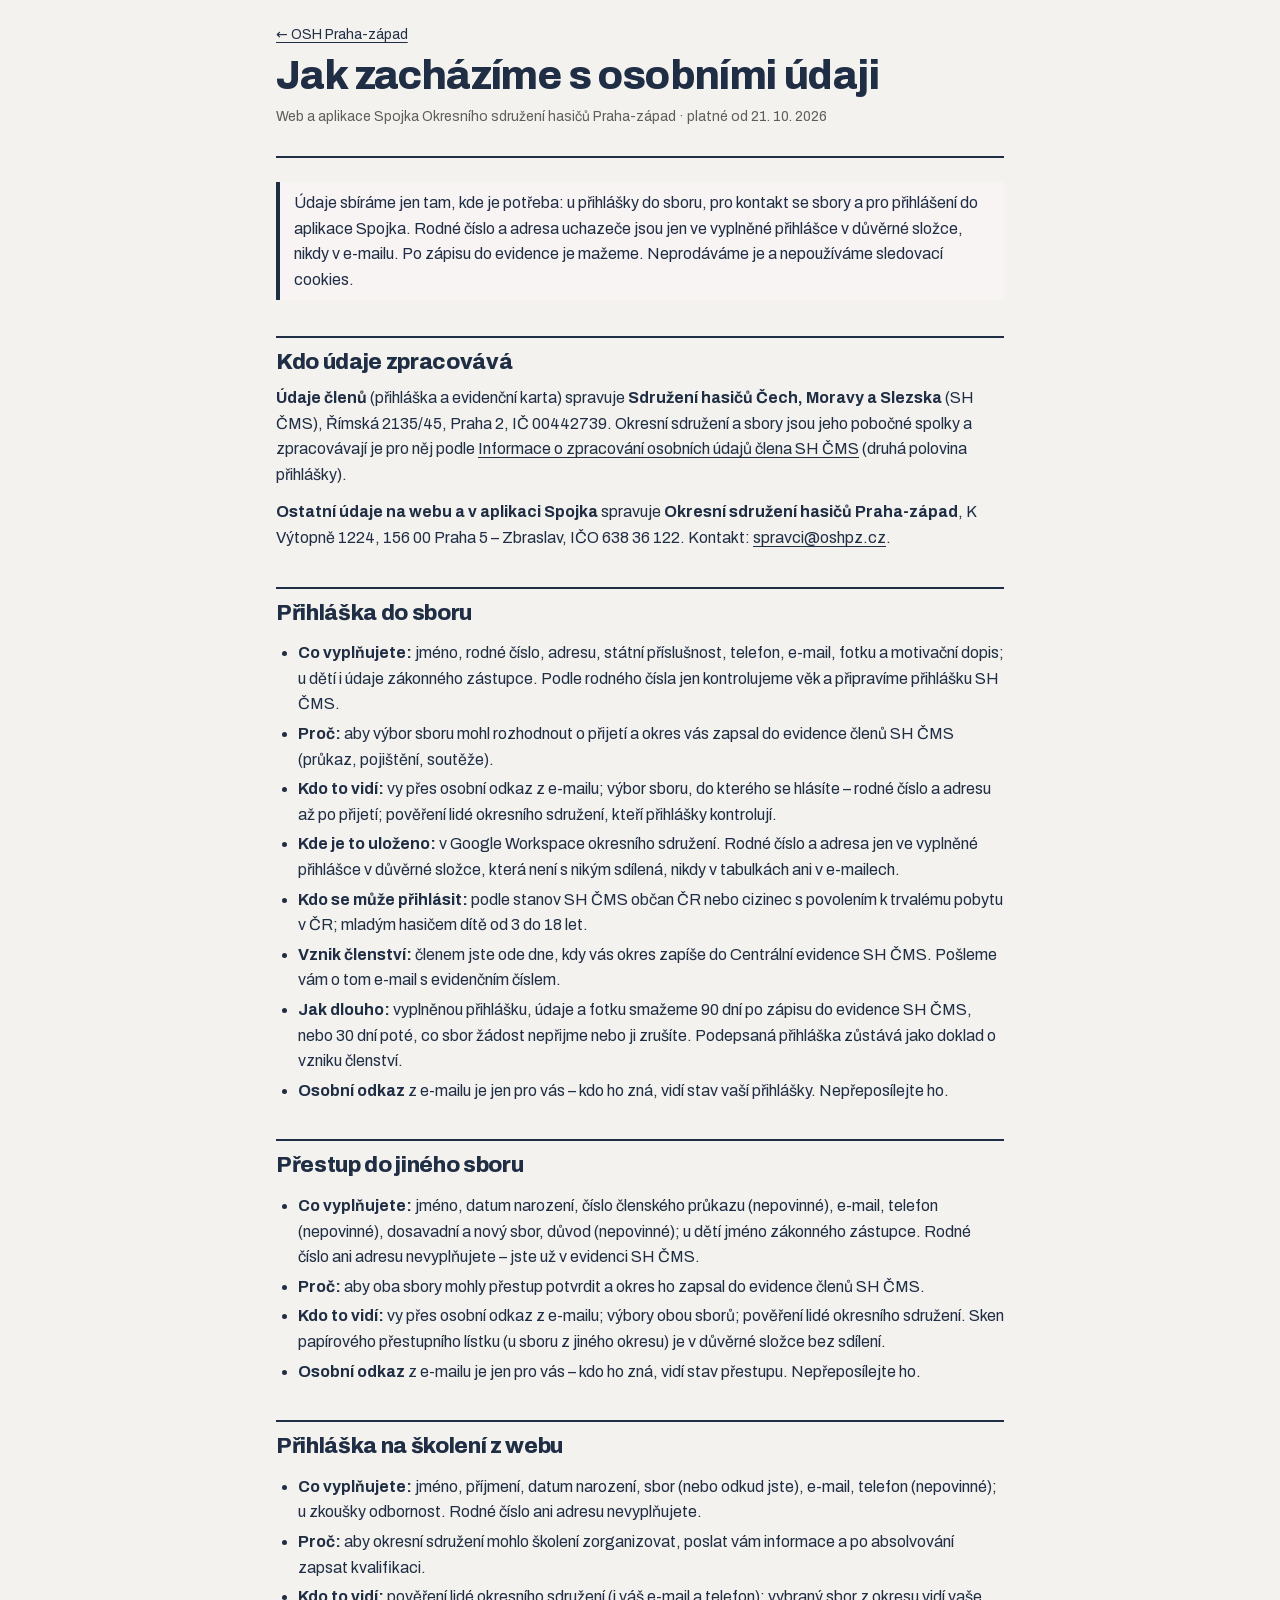
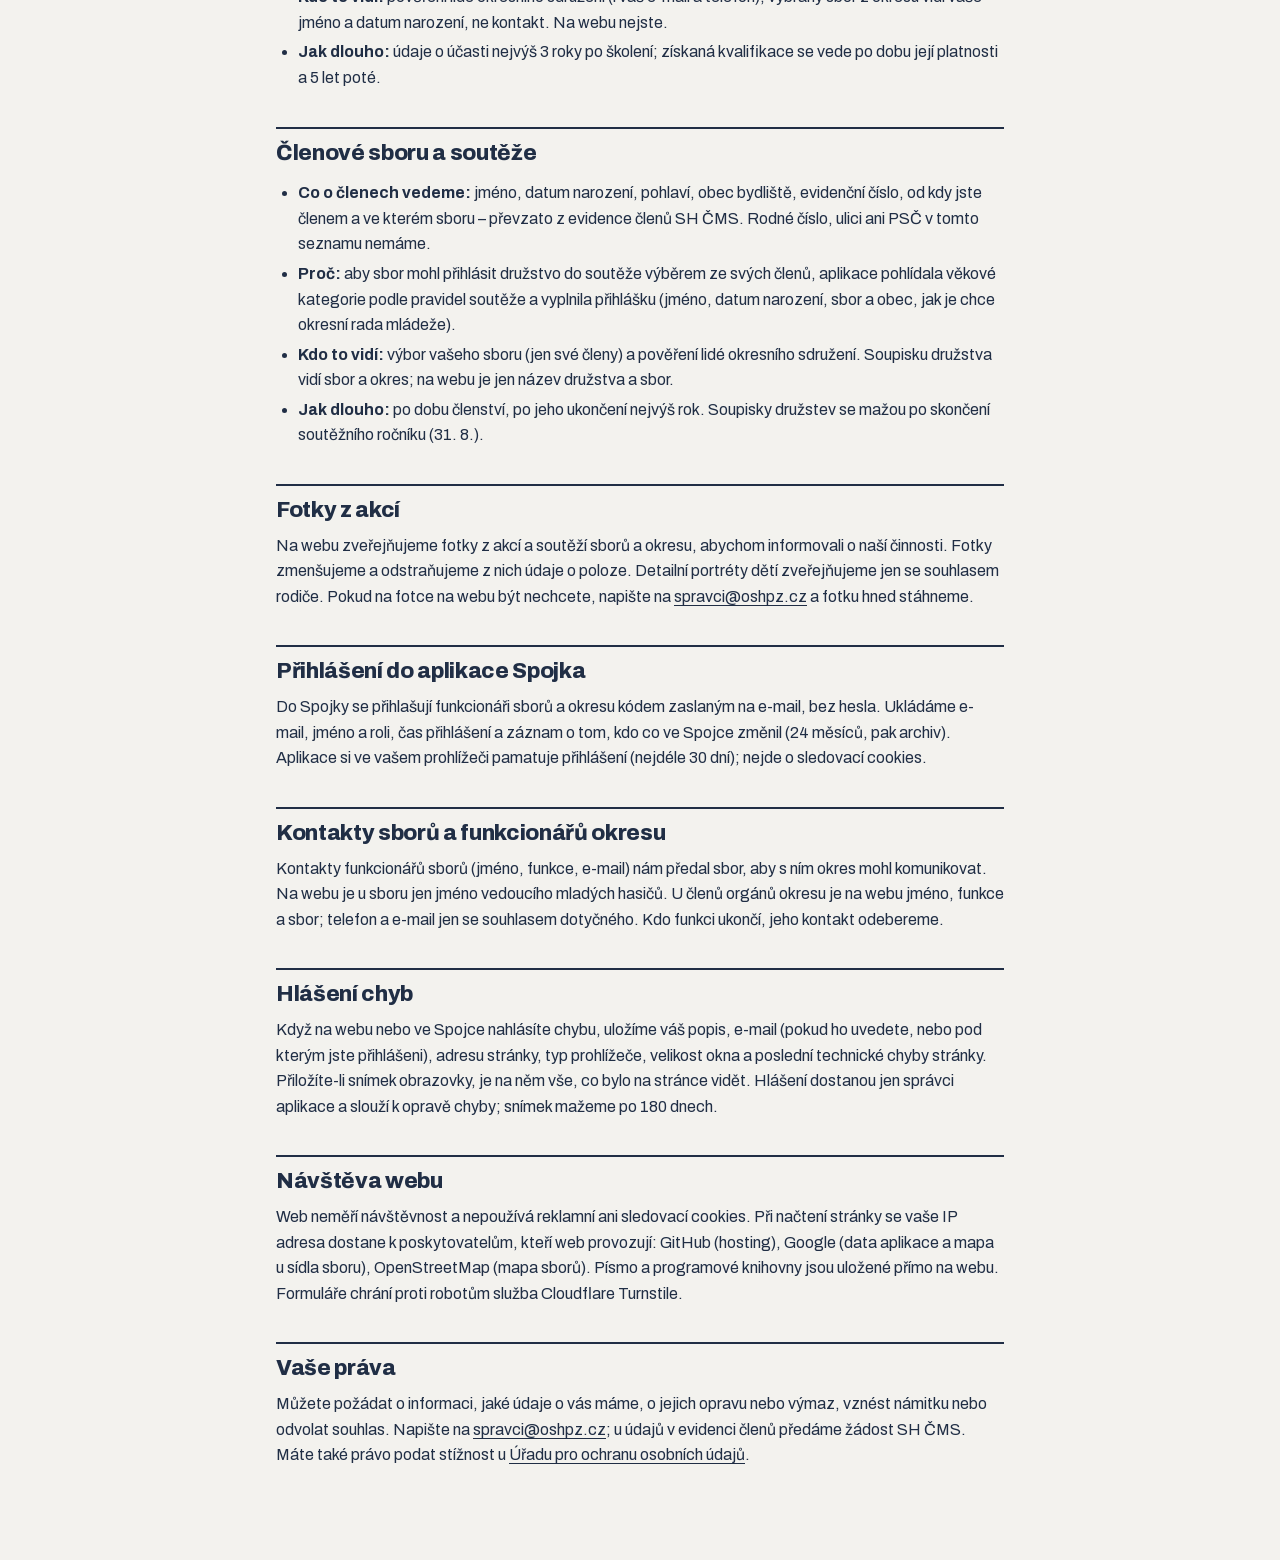
<file: ochrana-udaju.html>
<!DOCTYPE html>
<html lang="cs">
<head>
<meta charset="utf-8">
<meta name="viewport" content="width=device-width, initial-scale=1">
<meta name="robots" content="noindex, nofollow" data-prostredi="test"><!-- vkládá nasadit.sh jen v TESTu -->
<!-- jen světlý vzhled – zákaz automatického ztmavení prohlížečem (tmavý režim některých telefonů jinak přebarví logo a barvy) -->
<meta name="color-scheme" content="only light">
<meta http-equiv="Content-Security-Policy" content="default-src 'self'; script-src 'none'; style-src 'self' 'unsafe-inline'; font-src 'self'; img-src 'self' data:; object-src 'none'; base-uri 'self'; form-action 'none'">
<title>Ochrana osobních údajů – OSH Praha-západ</title>
<link rel="stylesheet" href="_ds/modernist-b70630ca-c45c-4cbc-b3c7-10cd3a86c121/styles.css">
<style>
/* Veřejná informace o zpracování osobních údajů (G1) – patří na web i do ostrého provozu. Podrobný záznam pro okres: docs/zpracovani-udaju.html. */
body { margin:0; background:var(--color-bg); color:var(--color-text); }
.obal { max-width:760px; margin:0 auto; padding:24px 16px 80px; }
.hlava { border-bottom:2px solid var(--color-text); padding-bottom:16px; margin-bottom:24px; }
h1 { font-size:clamp(28px,6vw,40px); margin:8px 0; line-height:1.1; }
h2 { font-size:22px; margin:36px 0 10px; padding-top:12px; border-top:2px solid var(--color-text); }
p, li { font-size:16px; line-height:1.6; }
ul { padding-left:22px; } li { margin:4px 0; }
a { color:var(--color-action); }
.mala { font-size:14px; color:var(--color-neutral-700); }
.shrnuti { border-left:4px solid var(--color-action); padding:8px 14px; background:var(--color-neutral-100); }
</style>
</head>
<body>
<div class="obal">
<header class="hlava">
<div class="mala"><a href="index.html">← OSH Praha-západ</a></div>
<h1>Jak zacházíme s osobními údaji</h1>
<p class="mala">Web a aplikace Spojka Okresního sdružení hasičů Praha-západ · platné od 21. 10. 2026</p>
</header>

<p class="shrnuti">Údaje sbíráme jen tam, kde je potřeba: u přihlášky do sboru, pro kontakt se sbory a pro přihlášení do aplikace Spojka. Rodné číslo a adresa uchazeče jsou jen ve vyplněné přihlášce v důvěrné složce, nikdy v e-mailu. Po zápisu do evidence je mažeme. Neprodáváme je a nepoužíváme sledovací cookies.</p>

<h2>Kdo údaje zpracovává</h2>
<p><strong>Údaje členů</strong> (přihláška a evidenční karta) spravuje <strong>Sdružení hasičů Čech, Moravy a Slezska</strong> (SH ČMS), Římská 2135/45, Praha 2, IČ 00442739. Okresní sdružení a sbory jsou jeho pobočné spolky a zpracovávají je pro něj podle <a href="assets/sablony/prihlaska-clena-hasic.pdf">Informace o zpracování osobních údajů člena SH ČMS</a> (druhá polovina přihlášky).</p>
<p><strong>Ostatní údaje na webu a v aplikaci Spojka</strong> spravuje <strong>Okresní sdružení hasičů Praha-západ</strong>, K Výtopně 1224, 156 00 Praha 5 – Zbraslav, IČO 638 36 122. Kontakt: <a href="mailto:spravci@oshpz.cz">spravci@oshpz.cz</a>.</p>

<h2>Přihláška do sboru</h2>
<ul>
<li><strong>Co vyplňujete:</strong> jméno, rodné číslo, adresu, státní příslušnost, telefon, e-mail, fotku a motivační dopis; u dětí i údaje zákonného zástupce. Podle rodného čísla jen kontrolujeme věk a připravíme přihlášku SH ČMS.</li>
<li><strong>Proč:</strong> aby výbor sboru mohl rozhodnout o přijetí a okres vás zapsal do evidence členů SH ČMS (průkaz, pojištění, soutěže).</li>
<li><strong>Kdo to vidí:</strong> vy přes osobní odkaz z e-mailu; výbor sboru, do kterého se hlásíte – rodné číslo a adresu až po přijetí; pověření lidé okresního sdružení, kteří přihlášky kontrolují.</li>
<li><strong>Kde je to uloženo:</strong> v Google Workspace okresního sdružení. Rodné číslo a adresa jen ve vyplněné přihlášce v důvěrné složce, která není s nikým sdílená, nikdy v tabulkách ani v e-mailech.</li>
<li><strong>Kdo se může přihlásit:</strong> podle stanov SH ČMS občan ČR nebo cizinec s povolením k trvalému pobytu v ČR; mladým hasičem dítě od 3 do 18 let.</li>
<li><strong>Vznik členství:</strong> členem jste ode dne, kdy vás okres zapíše do Centrální evidence SH ČMS. Pošleme vám o tom e-mail s evidenčním číslem.</li>
<li><strong>Jak dlouho:</strong> vyplněnou přihlášku, údaje a fotku smažeme 90 dní po zápisu do evidence SH ČMS, nebo 30 dní poté, co sbor žádost nepřijme nebo ji zrušíte. Podepsaná přihláška zůstává jako doklad o vzniku členství.</li>
<li><strong>Osobní odkaz</strong> z e-mailu je jen pro vás – kdo ho zná, vidí stav vaší přihlášky. Nepřeposílejte ho.</li>
</ul>

<h2>Přestup do jiného sboru</h2>
<ul>
<li><strong>Co vyplňujete:</strong> jméno, datum narození, číslo členského průkazu (nepovinné), e-mail, telefon (nepovinné), dosavadní a nový sbor, důvod (nepovinné); u dětí jméno zákonného zástupce. Rodné číslo ani adresu nevyplňujete – jste už v evidenci SH ČMS.</li>
<li><strong>Proč:</strong> aby oba sbory mohly přestup potvrdit a okres ho zapsal do evidence členů SH ČMS.</li>
<li><strong>Kdo to vidí:</strong> vy přes osobní odkaz z e-mailu; výbory obou sborů; pověření lidé okresního sdružení. Sken papírového přestupního lístku (u sboru z jiného okresu) je v důvěrné složce bez sdílení.</li>
<li><strong>Osobní odkaz</strong> z e-mailu je jen pro vás – kdo ho zná, vidí stav přestupu. Nepřeposílejte ho.</li>
</ul>

<h2>Přihláška na školení z webu</h2>
<ul>
<li><strong>Co vyplňujete:</strong> jméno, příjmení, datum narození, sbor (nebo odkud jste), e-mail, telefon (nepovinné); u zkoušky odbornost. Rodné číslo ani adresu nevyplňujete.</li>
<li><strong>Proč:</strong> aby okresní sdružení mohlo školení zorganizovat, poslat vám informace a po absolvování zapsat kvalifikaci.</li>
<li><strong>Kdo to vidí:</strong> pověření lidé okresního sdružení (i váš e-mail a telefon); vybraný sbor z okresu vidí vaše jméno a datum narození, ne kontakt. Na webu nejste.</li>
<li><strong>Jak dlouho:</strong> údaje o účasti nejvýš 3 roky po školení; získaná kvalifikace se vede po dobu její platnosti a 5 let poté.</li>
</ul>

<h2>Členové sboru a soutěže</h2>
<ul>
<li><strong>Co o členech vedeme:</strong> jméno, datum narození, pohlaví, obec bydliště, evidenční číslo, od kdy jste členem a ve kterém sboru – převzato z evidence členů SH ČMS. Rodné číslo, ulici ani PSČ v tomto seznamu nemáme.</li>
<li><strong>Proč:</strong> aby sbor mohl přihlásit družstvo do soutěže výběrem ze svých členů, aplikace pohlídala věkové kategorie podle pravidel soutěže a vyplnila přihlášku (jméno, datum narození, sbor a obec, jak je chce okresní rada mládeže).</li>
<li><strong>Kdo to vidí:</strong> výbor vašeho sboru (jen své členy) a pověření lidé okresního sdružení. Soupisku družstva vidí sbor a okres; na webu je jen název družstva a sbor.</li>
<li><strong>Jak dlouho:</strong> po dobu členství, po jeho ukončení nejvýš rok. Soupisky družstev se mažou po skončení soutěžního ročníku (31. 8.).</li>
</ul>

<h2>Fotky z akcí</h2>
<p>Na webu zveřejňujeme fotky z akcí a soutěží sborů a okresu, abychom informovali o naší činnosti. Fotky zmenšujeme a odstraňujeme z nich údaje o poloze. Detailní portréty dětí zveřejňujeme jen se souhlasem rodiče. Pokud na fotce na webu být nechcete, napište na <a href="mailto:spravci@oshpz.cz">spravci@oshpz.cz</a> a fotku hned stáhneme.</p>

<h2>Přihlášení do aplikace Spojka</h2>
<p>Do Spojky se přihlašují funkcionáři sborů a okresu kódem zaslaným na e-mail, bez hesla. Ukládáme e-mail, jméno a roli, čas přihlášení a záznam o tom, kdo co ve Spojce změnil (24 měsíců, pak archiv). Aplikace si ve vašem prohlížeči pamatuje přihlášení (nejdéle 30 dní); nejde o sledovací cookies.</p>

<h2>Kontakty sborů a funkcionářů okresu</h2>
<p>Kontakty funkcionářů sborů (jméno, funkce, e-mail) nám předal sbor, aby s ním okres mohl komunikovat. Na webu je u sboru jen jméno vedoucího mladých hasičů. U členů orgánů okresu je na webu jméno, funkce a sbor; telefon a e-mail jen se souhlasem dotyčného. Kdo funkci ukončí, jeho kontakt odebereme.</p>

<h2>Hlášení chyb</h2>
<p>Když na webu nebo ve Spojce nahlásíte chybu, uložíme váš popis, e-mail (pokud ho uvedete, nebo pod kterým jste přihlášeni), adresu stránky, typ prohlížeče, velikost okna a poslední technické chyby stránky. Přiložíte-li snímek obrazovky, je na něm vše, co bylo na stránce vidět. Hlášení dostanou jen správci aplikace a slouží k opravě chyby; snímek mažeme po 180 dnech.</p>

<h2>Návštěva webu</h2>
<p>Web neměří návštěvnost a nepoužívá reklamní ani sledovací cookies. Při načtení stránky se vaše IP adresa dostane k poskytovatelům, kteří web provozují: GitHub (hosting), Google (data aplikace a mapa u sídla sboru), OpenStreetMap (mapa sborů). Písmo a programové knihovny jsou uložené přímo na webu. Formuláře chrání proti robotům služba Cloudflare Turnstile.</p>

<h2>Vaše práva</h2>
<p>Můžete požádat o informaci, jaké údaje o vás máme, o jejich opravu nebo výmaz, vznést námitku nebo odvolat souhlas. Napište na <a href="mailto:spravci@oshpz.cz">spravci@oshpz.cz</a>; u údajů v evidenci členů předáme žádost SH ČMS. Máte také právo podat stížnost u <a href="https://uoou.gov.cz">Úřadu pro ochranu osobních údajů</a>.</p>
</div>
</body>
</html>
</file>
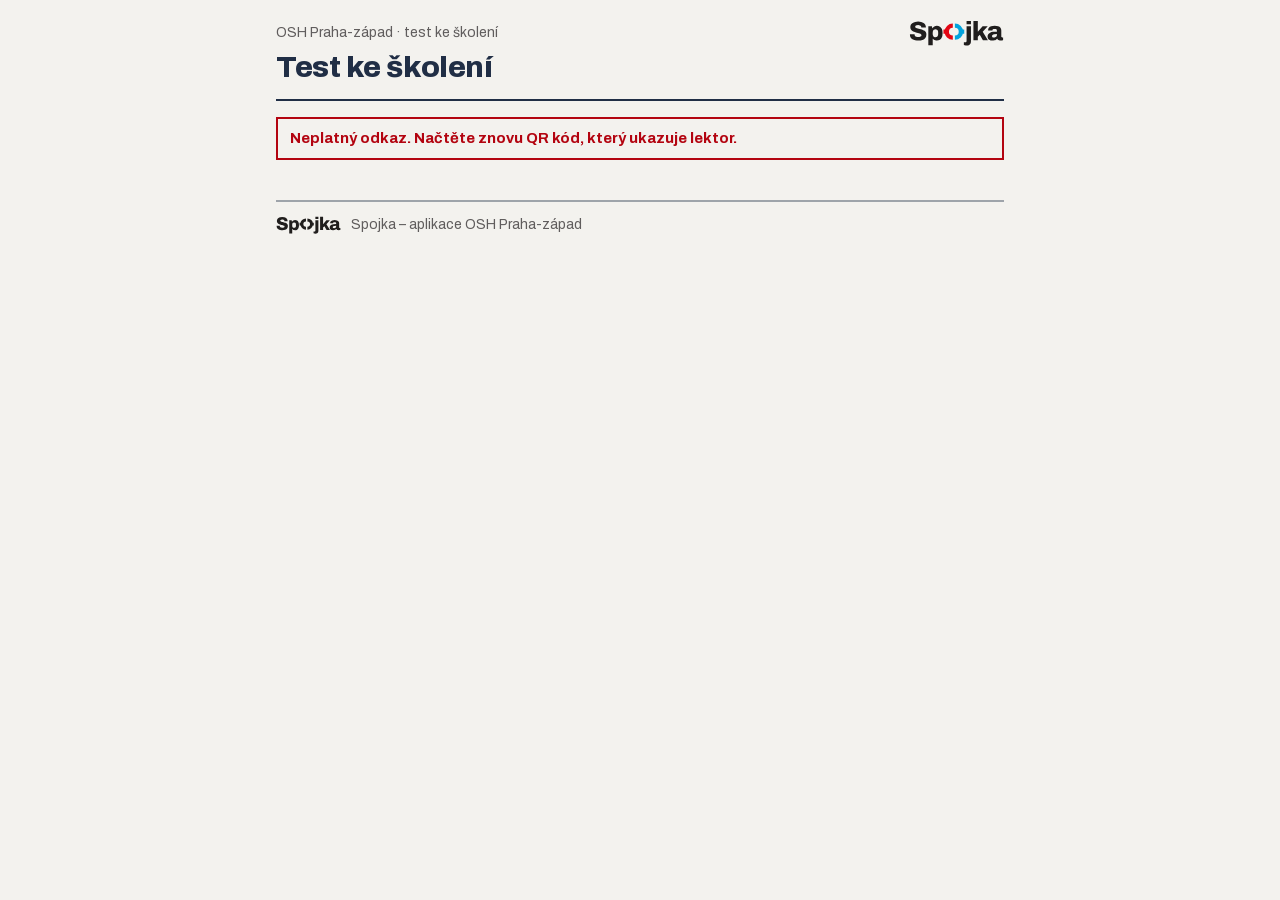
<file: test.html>
<!doctype html>
<html lang="cs" data-theme="okres">
<head>
<meta charset="utf-8">
<meta name="viewport" content="width=device-width, initial-scale=1, viewport-fit=cover">
<meta name="robots" content="noindex, nofollow" data-prostredi="test"><!-- vkládá nasadit.sh jen v TESTu -->
<!-- jen světlý vzhled – zákaz automatického ztmavení prohlížečem (tmavý režim některých telefonů jinak přebarví logo a barvy) -->
<meta name="color-scheme" content="only light">
<!-- Test kandidáta na školení (B18) – test.html#k=<kód> z QR kódu, který ukáže okres na školení. Adresa serveru: CFG.apiUrl z config.js (nasadit.sh podle ní doplní connect-src). Logika v test.js. -->
<meta http-equiv="Content-Security-Policy" content="default-src 'self'; script-src 'self' https://challenges.cloudflare.com; connect-src 'self' https://script.google.com https://script.googleusercontent.com; style-src 'self' 'unsafe-inline'; font-src 'self'; img-src 'self' data:; object-src 'none'; base-uri 'self'; form-action 'none'; frame-ancestors 'none'; frame-src 'self' https://challenges.cloudflare.com">
<meta name="referrer" content="no-referrer">
<title>Test ke školení – Spojka · OSH Praha-západ</title>
<link rel="icon" type="image/svg+xml" href="assets/spojka/ikony/favicon-web.svg">
<link rel="alternate icon" href="assets/spojka/ikony/favicon-web.ico">
<link rel="stylesheet" href="_ds/modernist-b70630ca-c45c-4cbc-b3c7-10cd3a86c121/styles.css">
<style>
body { margin:0; background:var(--color-bg); color:var(--color-text); }
.obal { max-width:760px; margin:0 auto; padding:12px 16px 120px; }
.hlava { border-bottom:2px solid var(--color-text); padding:8px 0 12px; margin-bottom:16px; }
.hlava h1 { font-size:clamp(22px,6vw,30px); margin:4px 0 2px; line-height:1.15; overflow-wrap:anywhere; }
.znacka { display:flex; justify-content:space-between; align-items:center; gap:12px; flex-wrap:wrap; }
.znacka img { display:block; height:26px; width:auto; }
.pata { margin-top:40px; padding-top:12px; border-top:2px solid var(--color-divider); display:flex; align-items:center; gap:10px; flex-wrap:wrap; }
.pata img { display:block; height:18px; width:auto; }
.mala { font-size:14px; color:var(--color-neutral-700); }
.chyba { border:2px solid var(--color-action); color:var(--color-action); font-weight:700; padding:8px 12px; margin:8px 0; }
.lide { display:grid; gap:0; margin:8px 0 16px; }
.clovek { display:flex; justify-content:space-between; gap:12px; align-items:center; width:100%; font:inherit; font-size:17px; text-align:left; background:none; color:inherit; border:0; border-top:2px solid var(--color-divider); padding:12px 0; min-height:52px; cursor:pointer; }
.clovek:last-child { border-bottom:2px solid var(--color-divider); }
.clovek[aria-pressed="true"] { font-weight:800; }
.clovek[hidden] { display:none; }
.clovek small { font-size:13px; color:var(--color-neutral-700); font-weight:400; }
.pole { display:grid; gap:4px; margin:12px 0; max-width:280px; }
.pole label { font-size:14px; font-weight:700; }
.pole input { font:inherit; font-size:18px; padding:10px; border:2px solid var(--color-text); background:#fff; color:var(--color-text); border-radius:0; }
.lista { position:sticky; top:0; z-index:2; background:var(--color-bg); border-bottom:2px solid var(--color-text); padding:8px 0; margin:0 0 8px; display:flex; justify-content:space-between; gap:8px 16px; flex-wrap:wrap; font-size:15px; }
.lista b { font-weight:800; }
.otazka-obal { border-top:2px solid var(--color-divider); padding:14px 0; }
fieldset.otazka { border:0; margin:0; padding:0; min-width:0; }
img.otazka-obr { display:block; max-width:100%; height:auto; margin:4px 0 10px; }
fieldset.otazka legend { font-weight:700; font-size:17px; padding:0; margin-bottom:8px; line-height:1.35; }
.moznost { display:flex; gap:10px; align-items:flex-start; min-height:44px; padding:6px 0; cursor:pointer; font-size:16px; line-height:1.35; }
.moznost input { width:22px; height:22px; flex:0 0 22px; margin:0; accent-color:var(--color-action); }
.tlacitka { display:flex; gap:10px; flex-wrap:wrap; margin:16px 0; }
.tlacitka .btn { min-height:48px; font-size:16px; }
.verdikt { border:2px solid var(--color-text); padding:16px; margin:0 0 16px; }
.verdikt.ok { background:var(--color-text); color:var(--color-bg); }
.verdikt b { font-family:var(--font-heading); font-size:26px; display:block; }
.spatne li { margin:0 0 8px; }
</style>
</head>
<body>
<div class="obal">
  <header class="hlava">
    <div class="znacka"><div class="mala">OSH Praha-západ · test ke školení</div><img src="assets/spojka/logo/spojka-barevne.svg" alt="Spojka" width="96" height="26"></div>
    <h1 id="t-nazev">Test ke školení</h1>
    <div class="mala" id="t-sub"></div>
  </header>
  <div id="t-obsah" aria-live="polite"></div>
  <noscript><p class="chyba">Test potřebuje zapnutý JavaScript.</p></noscript>
  <footer class="pata mala"><img src="assets/spojka/logo/spojka-mono.svg" alt="" width="66" height="18">Spojka – aplikace OSH Praha-západ</footer>
</div>
<script src="config.js"></script>
<script src="spojka-nacitani.js"></script>
<script src="dialog.js"></script>
<script src="test.js"></script>
</body>
</html>
</file>
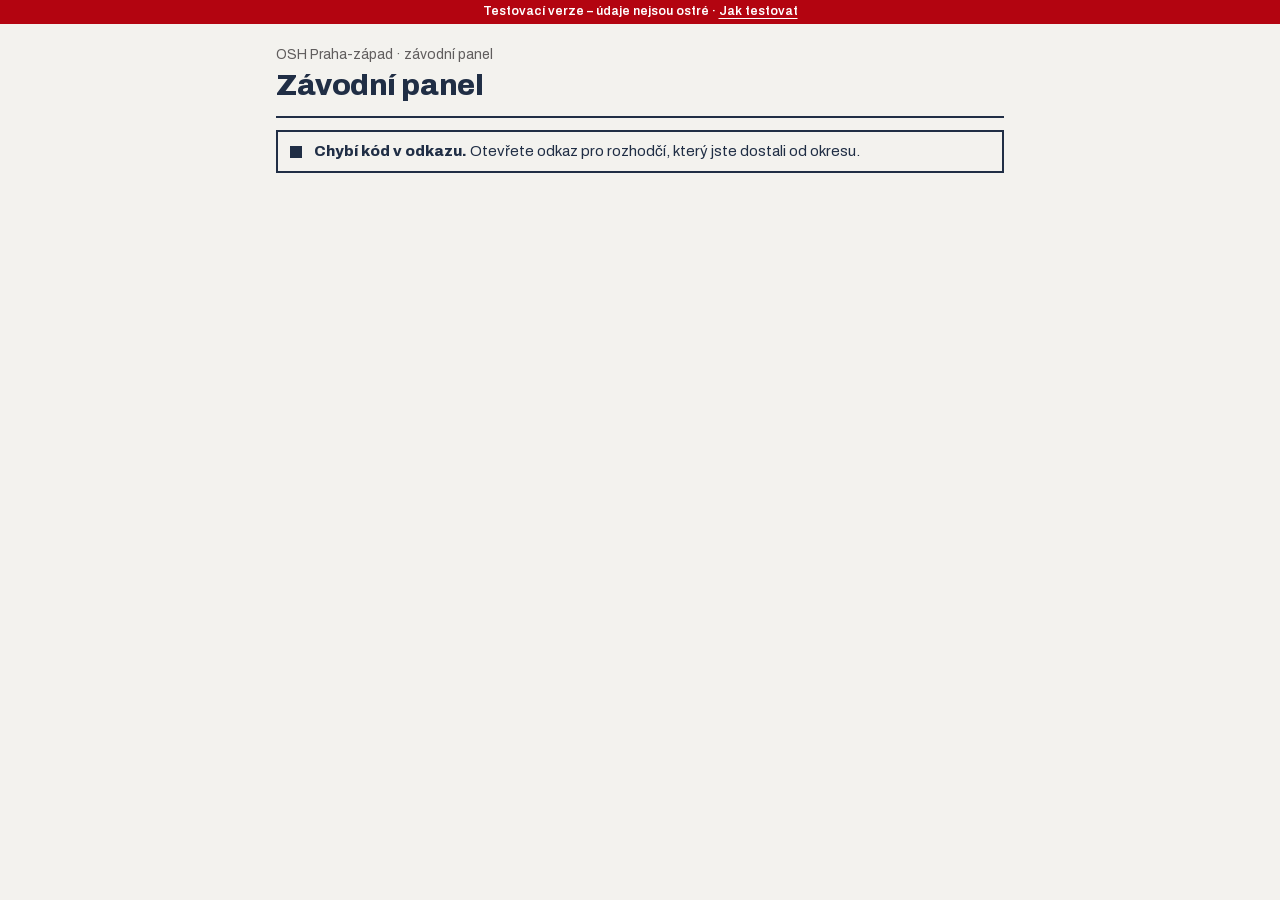
<file: zavod.html>
<!doctype html>
<html lang="cs" data-theme="okres">
<head>
<meta charset="utf-8">
<meta name="viewport" content="width=device-width, initial-scale=1, viewport-fit=cover">
<meta name="robots" content="noindex, nofollow" data-prostredi="test"><!-- vkládá nasadit.sh jen v TESTu -->
<!-- jen světlý vzhled – zákaz automatického ztmavení prohlížečem (tmavý režim některých telefonů jinak přebarví logo a barvy) -->
<meta name="color-scheme" content="only light">
<!-- Závodní panel rozhodčích (B8). Adresa serveru: CFG.apiUrl z config.js (nasadit.sh podle ní doplní connect-src). Logika v zavod.js, offline mezipaměť zavod-sw.js. -->
<meta http-equiv="Content-Security-Policy" content="default-src 'self'; script-src 'self' https://challenges.cloudflare.com; connect-src 'self' https://script.google.com https://script.googleusercontent.com; style-src 'self' 'unsafe-inline'; font-src 'self'; img-src 'self' data:; worker-src 'self'; object-src 'none'; base-uri 'self'; form-action 'none'; frame-src 'self' https://challenges.cloudflare.com">
<meta name="referrer" content="no-referrer">
<title>Závodní panel – OSH Praha-západ</title>
<link rel="stylesheet" href="_ds/modernist-b70630ca-c45c-4cbc-b3c7-10cd3a86c121/styles.css">
<style>
body { margin:0; background:var(--color-bg); color:var(--color-text); }
.obal { max-width:760px; margin:0 auto; padding:12px 16px 120px; }
.hlava { border-bottom:2px solid var(--color-text); padding:8px 0 12px; margin-bottom:12px; }
.hlava h1 { font-size:clamp(22px,6vw,30px); margin:4px 0 2px; line-height:1.1; overflow-wrap:anywhere; }
.mala { font-size:14px; color:var(--color-neutral-700); }
.stav { display:flex; flex-wrap:wrap; align-items:center; gap:8px 12px; border:2px solid var(--color-text); padding:8px 12px; margin:0 0 12px; font-size:15px; }
.stav b { font-weight:800; }
.stav.vypadek { border-color:var(--color-action); }
.tecka { width:12px; height:12px; flex:0 0 12px; background:var(--color-text); }
.vypadek .tecka { background:var(--color-action); }
.seg2 { display:flex; flex-wrap:wrap; gap:0; margin:0 0 12px; }
.seg2 button { font:inherit; font-size:15px; font-weight:700; min-height:44px; padding:8px 14px; border:2px solid var(--color-text); margin:0 -2px -2px 0; background:var(--color-bg); color:var(--color-text); cursor:pointer; }
.seg2 button[aria-pressed="true"] { background:var(--color-text); color:var(--color-bg); }
.tym { display:grid; grid-template-columns:48px minmax(0,1fr) auto; gap:4px 12px; align-items:center; width:100%; font:inherit; text-align:left; background:none; color:inherit; border:0; border-top:2px solid var(--color-divider); padding:12px 0; cursor:pointer; min-height:56px; }
.tym:last-child { border-bottom:2px solid var(--color-divider); }
.tym .c { font-family:var(--font-heading); font-weight:800; font-size:22px; text-align:right; }
.tym .n { font-weight:700; font-size:17px; overflow-wrap:anywhere; }
.tym .p { font-size:14px; color:var(--color-neutral-700); }
.tym .r { font-weight:800; font-size:17px; text-align:right; white-space:nowrap; }
.ceka { color:var(--color-action); font-weight:700; }
.dialog-pozadi { position:fixed; inset:0; background:rgba(32,30,29,.55); z-index:50; display:flex; align-items:flex-end; justify-content:center; }
.zapis { background:var(--color-bg); width:100%; max-width:560px; max-height:100%; overflow:auto; border-top:6px solid var(--color-action); padding:16px 16px calc(20px + env(safe-area-inset-bottom)); box-sizing:border-box; }
.zapis h2 { margin:0 0 4px; font-size:22px; overflow-wrap:anywhere; }
.casy { display:grid; grid-template-columns:1fr 1fr; gap:12px; margin:12px 0; }
.casy.jeden { grid-template-columns:1fr; }
.pocet { display:grid; grid-template-columns:minmax(0,1fr) 52px 48px 52px; align-items:center; gap:8px; border-top:2px solid var(--color-divider); padding:8px 0; }
.pocet .btn { min-height:48px; min-width:52px; font-size:24px; font-weight:800; padding:0; }
.pocet output { font-family:var(--font-heading); font-weight:800; font-size:26px; text-align:center; }
.casy label { display:block; font-size:14px; font-weight:700; margin-bottom:4px; }
.casy input { font:inherit; font-size:30px; font-weight:800; width:100%; box-sizing:border-box; padding:10px; border:2px solid var(--color-text); background:#fff; color:var(--color-text); border-radius:0; }
.vysl { font-size:18px; margin:0 0 12px; }
.vysl b { font-size:24px; }
.tlacitka { display:flex; flex-wrap:wrap; gap:8px; margin:8px 0 0; }
.tlacitka .btn { min-height:48px; font-size:16px; }
.chyba { border:2px solid var(--color-action); color:var(--color-action); font-weight:700; padding:8px 12px; margin:8px 0; }
.info { border:2px solid var(--color-divider); padding:8px 12px; margin:8px 0; font-size:15px; }
table.por { width:100%; border-collapse:collapse; margin:0 0 20px; font-size:15px; }
table.por th { text-align:left; font-size:13px; color:var(--color-neutral-700); border-bottom:2px solid var(--color-text); padding:6px 6px 6px 0; }
table.por td { border-bottom:2px solid var(--color-divider); padding:8px 6px 8px 0; vertical-align:top; }
table.por td.m { font-family:var(--font-heading); font-weight:800; font-size:20px; width:44px; }
.karta { border:2px solid var(--color-text); padding:12px 14px; margin:16px 0; }
.karta h2 { font-size:19px; margin:0 0 8px; }
.prazdne { padding:24px 0; font-size:16px; }
.nizko { font-size:13.5px; color:var(--color-neutral-700); }
@media (max-width:420px) { .casy input { font-size:26px; } }
/* ZHVB – přepis startovní karty (zavod.js renderKarta): na širokém displeji tabulka jako karta, na telefonu stanoviště pod sebou */
.zapis.siroky { max-width:860px; }
.kr-hlava { display:grid; grid-template-columns:repeat(2,minmax(0,1fr)); gap:12px; margin:12px 0 8px; }
.kr-hlava label { display:block; font-size:14px; font-weight:700; min-width:0; }
.kr > *, .kr-cisla > * { min-width:0; }
input.velky, input.mini { font:inherit; font-weight:800; width:100%; box-sizing:border-box; border:2px solid var(--color-text); background:#fff; color:var(--color-text); border-radius:0; }
input.velky { font-size:24px; padding:8px; margin-top:4px; }
input.mini { font-size:20px; padding:6px 8px; min-height:44px; }
.kr { display:grid; grid-template-columns:minmax(140px,1.1fr) minmax(0,2.6fr) 64px 92px; gap:8px 10px; align-items:end; border-top:2px solid var(--color-divider); padding:8px 0; }
.kr-zahlavi { border-top:2px solid var(--color-text); font-size:13px; font-weight:700; color:var(--color-neutral-700); padding:6px 0 0; align-items:center; }
.kr-n { align-self:center; font-size:15px; }
.kr-u { display:flex; flex-wrap:wrap; gap:8px; }
.kr-ukol { display:flex; flex-direction:column; gap:2px; width:92px; font-size:12px; color:var(--color-neutral-700); }
.kr-ukol span { min-height:2.4em; line-height:1.2; }
.kr-s { font-family:var(--font-heading); font-weight:800; font-size:18px; text-align:right; padding-bottom:10px; }
.kr-souhrn { border:2px solid var(--color-text); padding:8px 12px; margin:8px 0; }
.kr-cisla { display:grid; grid-template-columns:repeat(4,minmax(0,1fr)); gap:8px; margin-bottom:4px; }
.kr-cisla span { display:block; font-size:13px; color:var(--color-neutral-700); }
.kr-cisla b { font-family:var(--font-heading); font-size:22px; }
@media (max-width:600px) {
  .kr { grid-template-columns:minmax(0,1fr) 92px; grid-template-areas:"n s" "u u" "c c"; }
  .kr-n { grid-area:n; } .kr-u { grid-area:u; } .kr-s { grid-area:s; padding:0; } .kr-c { grid-area:c; max-width:140px; }
  .kr-c::before { content:"Čekací čas (min:s)"; display:block; font-size:12px; color:var(--color-neutral-700); }
  .kr-zahlavi { display:none; }
  .kr-cisla { grid-template-columns:repeat(2,minmax(0,1fr)); }
}
</style>
</head>
<body>
<div class="obal">
  <header class="hlava">
    <div class="mala">OSH Praha-západ · závodní panel</div>
    <h1 id="z-nazev">Závodní panel</h1>
    <div class="mala" id="z-sub"></div>
  </header>
  <div id="z-stav" class="stav" role="status" aria-live="polite"><span class="tecka" aria-hidden="true"></span><span id="z-stav-text">Připojuji se…</span></div>
  <div id="z-obsah"></div>
  <noscript><p class="chyba">Panel potřebuje zapnutý JavaScript.</p></noscript>
</div>
<div id="z-dialog"></div>
<script src="config.js"></script>
<script src="spojka-nacitani.js"></script>
<script src="souteze.js"></script>
<script src="zavod.js"></script>
</body>
</html>
</file>
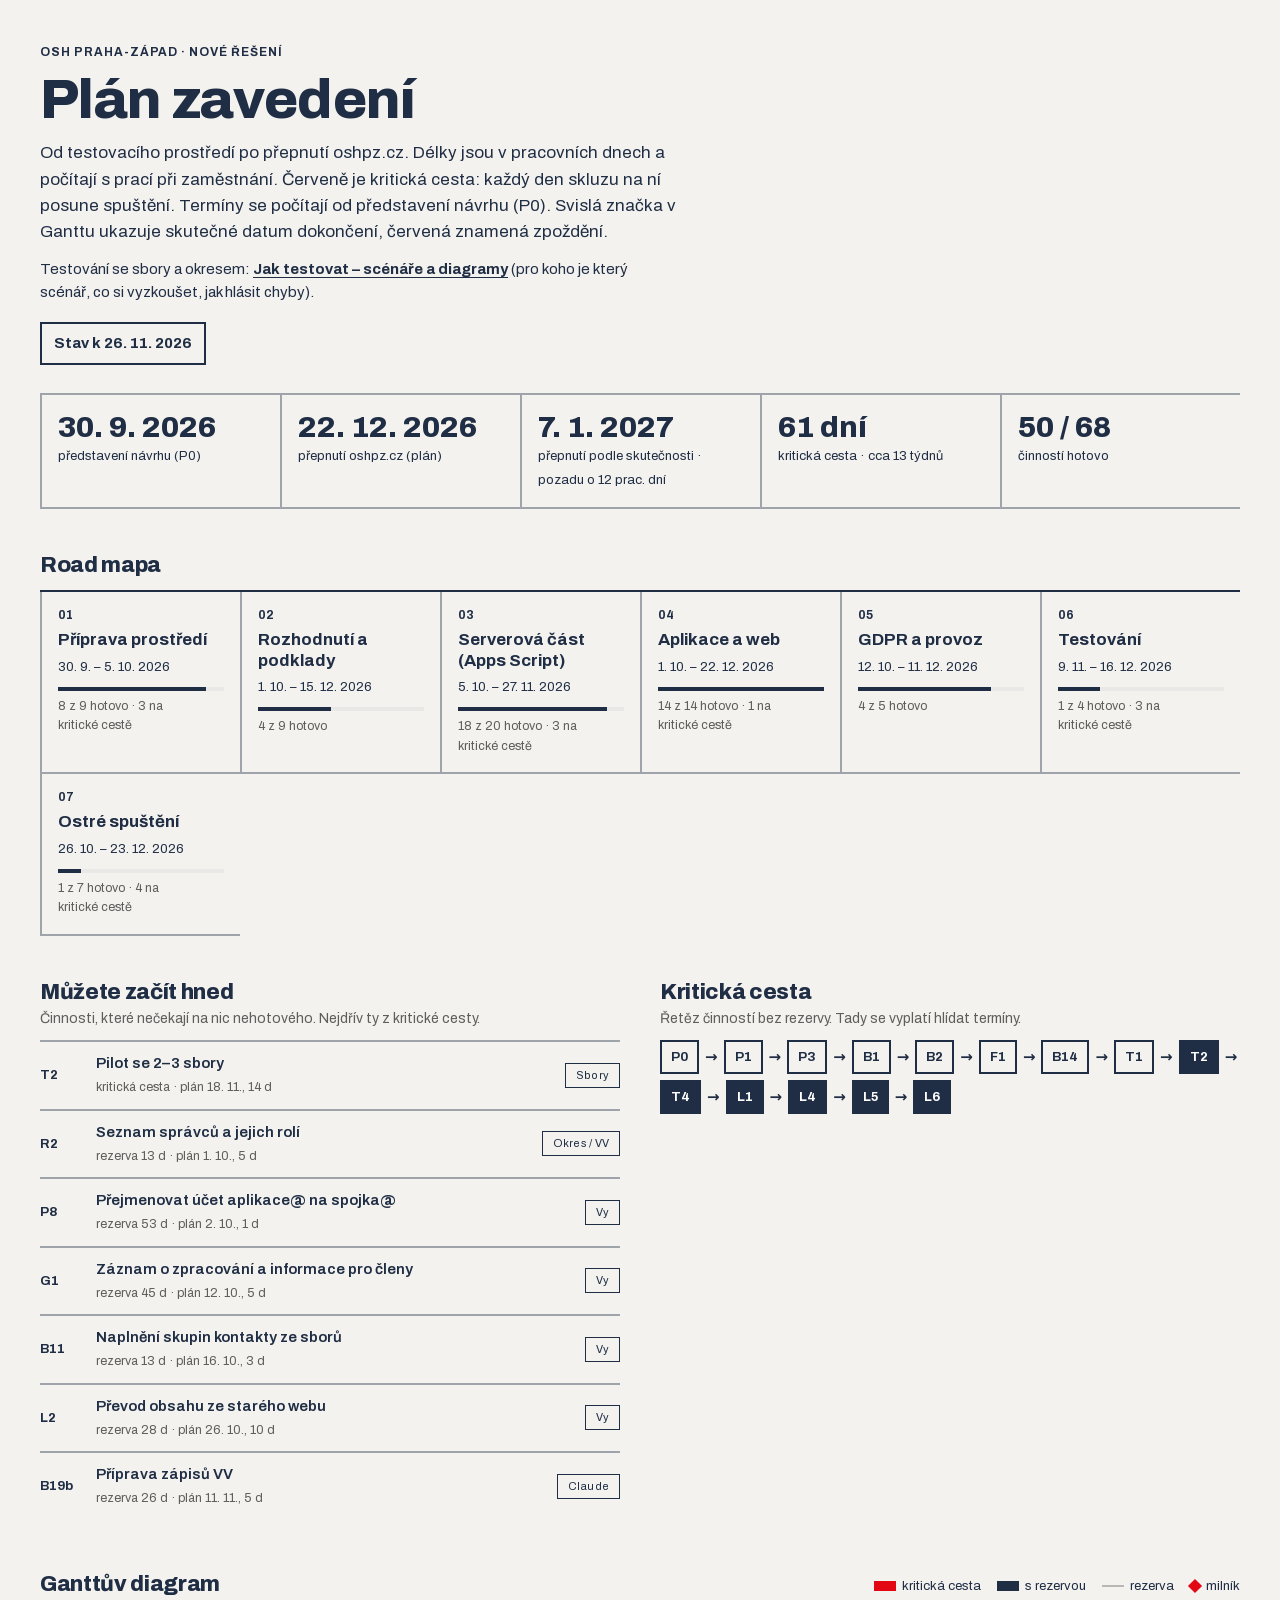
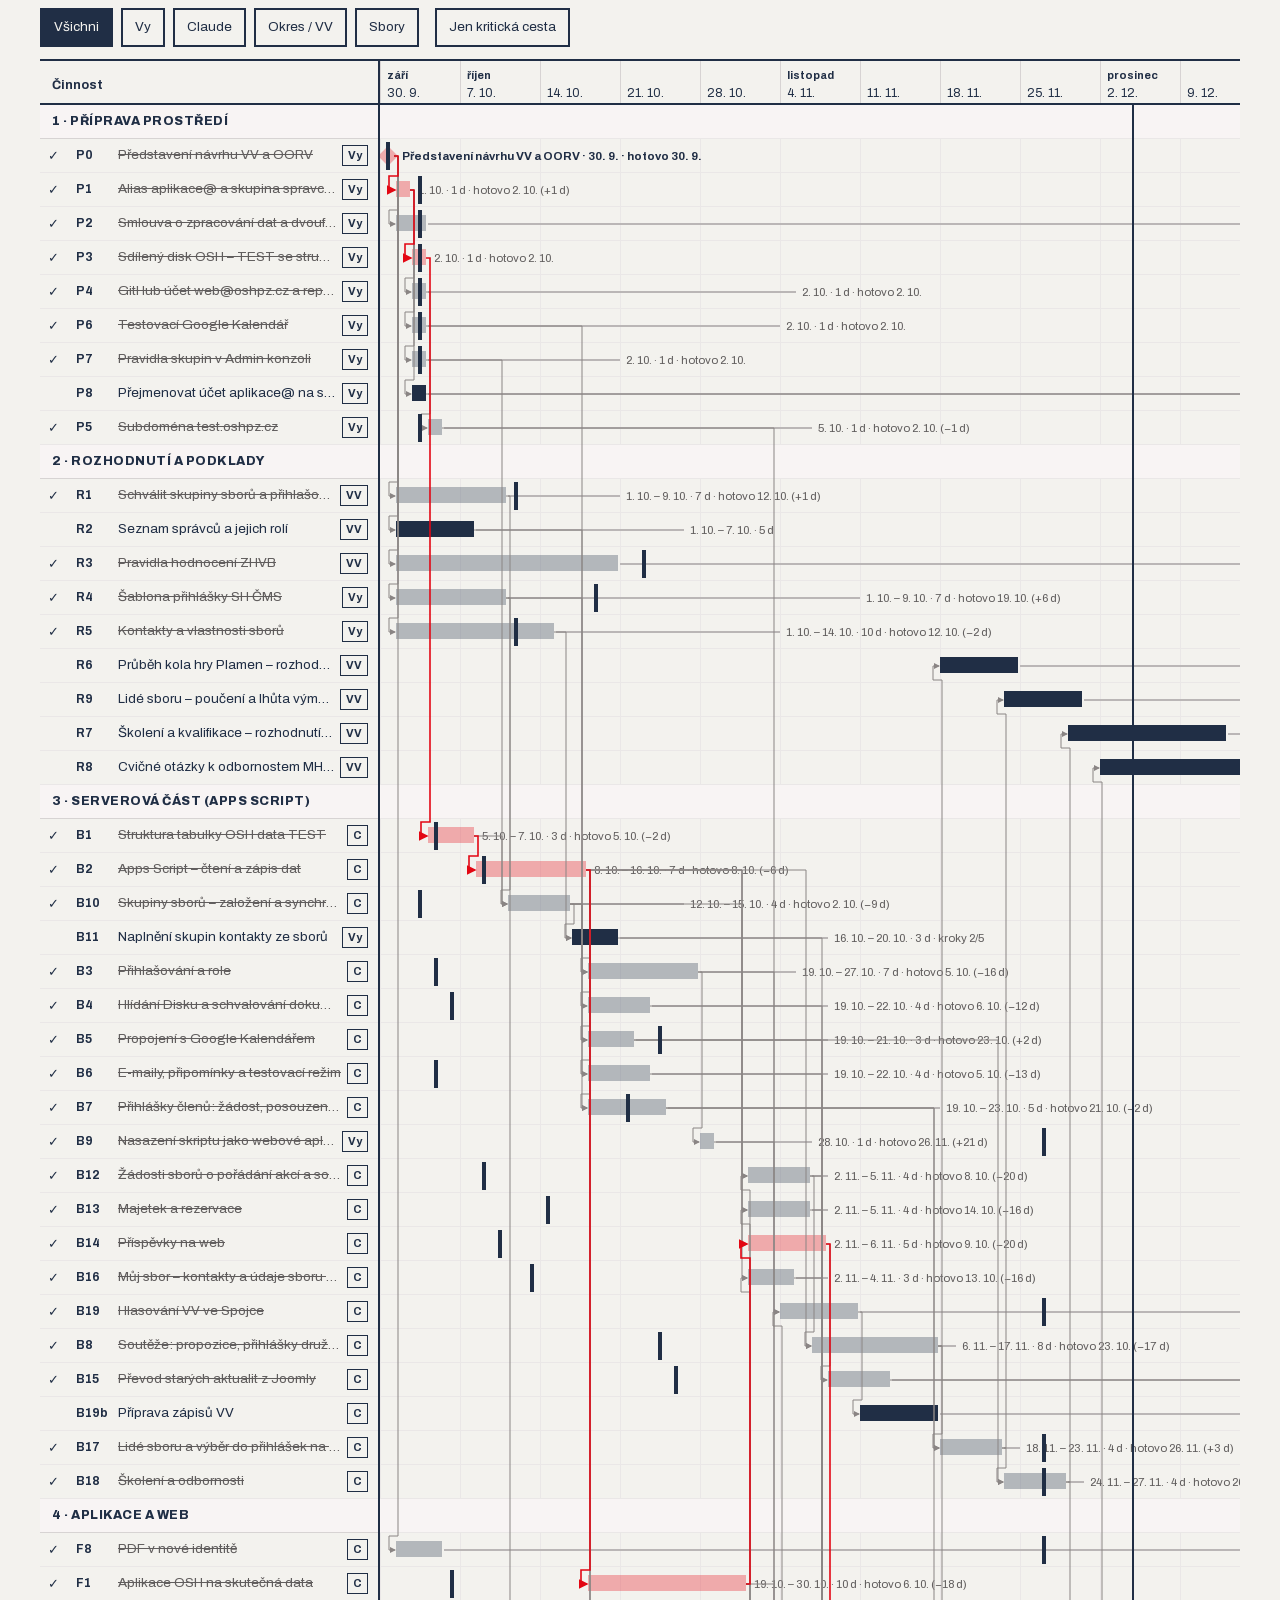
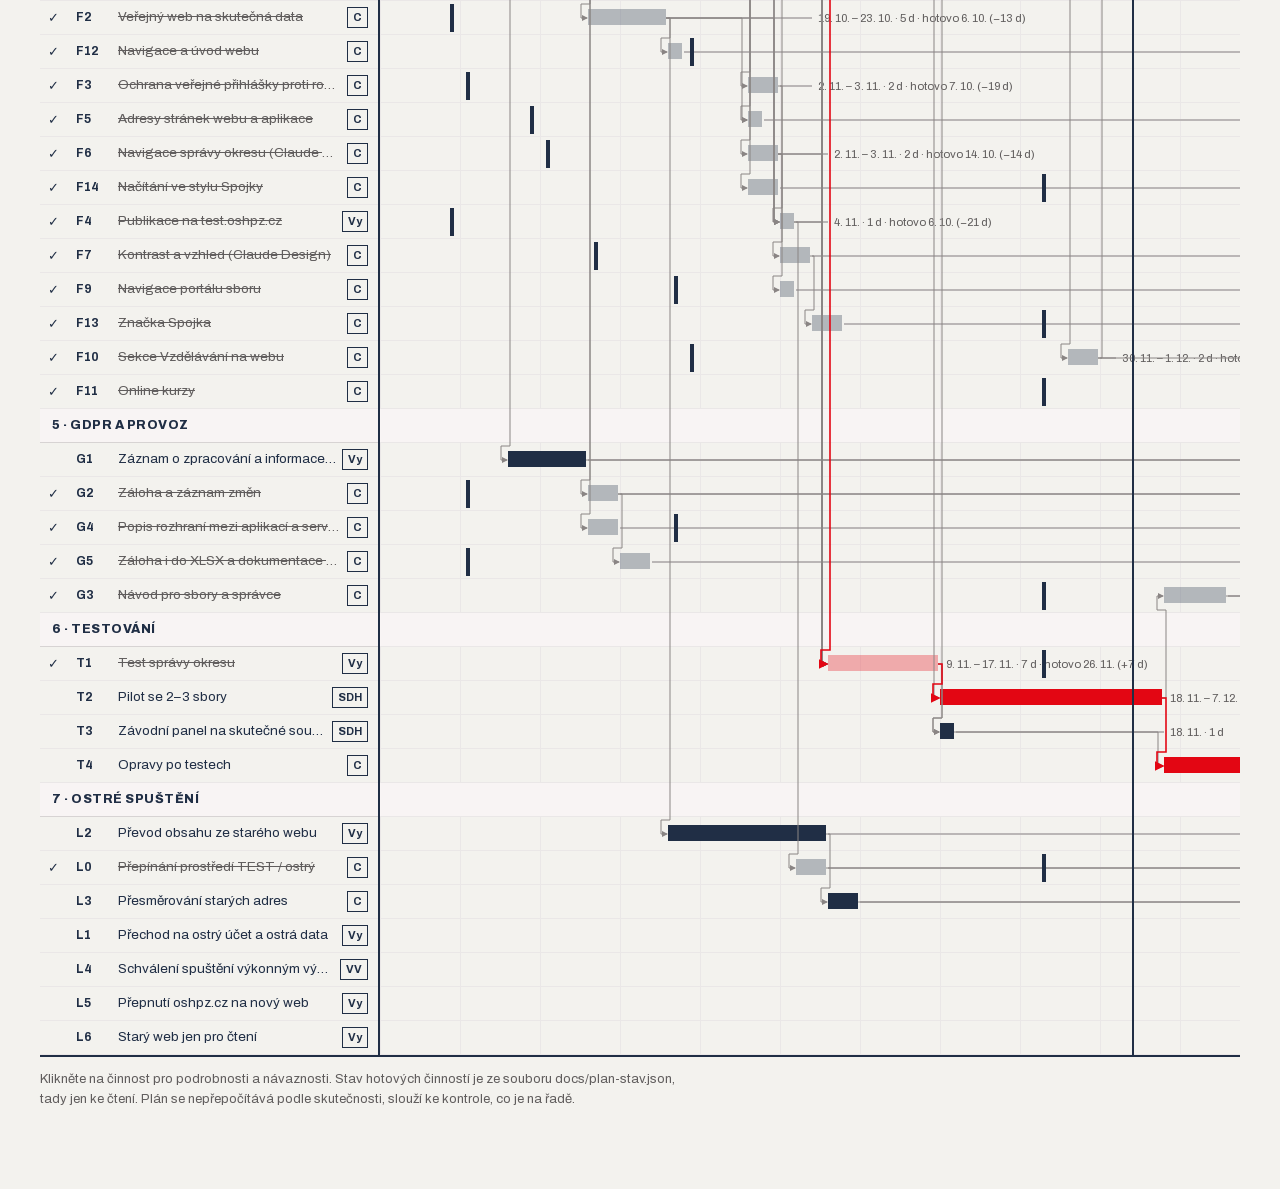
<file: docs/plan.html>
<!DOCTYPE html>
<html lang="cs">
<head>
<meta charset="utf-8">
<meta name="viewport" content="width=device-width, initial-scale=1">
<meta name="robots" content="noindex, nofollow" data-prostredi="test"><!-- vkládá nasadit.sh jen v TESTu -->
<meta http-equiv="Content-Security-Policy" content="default-src 'self'; script-src 'sha256-bpP45siHeWlCBk2zWgosbS6JuPy4C4xaFdA374L93iU='; object-src 'none'; base-uri 'self'; form-action 'self'">
<title>Plán zavedení – OSH Praha-západ</title>
<meta http-equiv="refresh" content="0; url=Plan%20zavedeni.dc.html?cteni">
<script>location.replace('Plan%20zavedeni.dc.html?cteni' + (location.hash || ''));</script>
</head>
<body style="font-family:Arial,Helvetica,sans-serif;margin:40px;">
<p><a href="Plan%20zavedeni.dc.html?cteni">Plán zavedení</a></p>
</body>
</html>
</file>
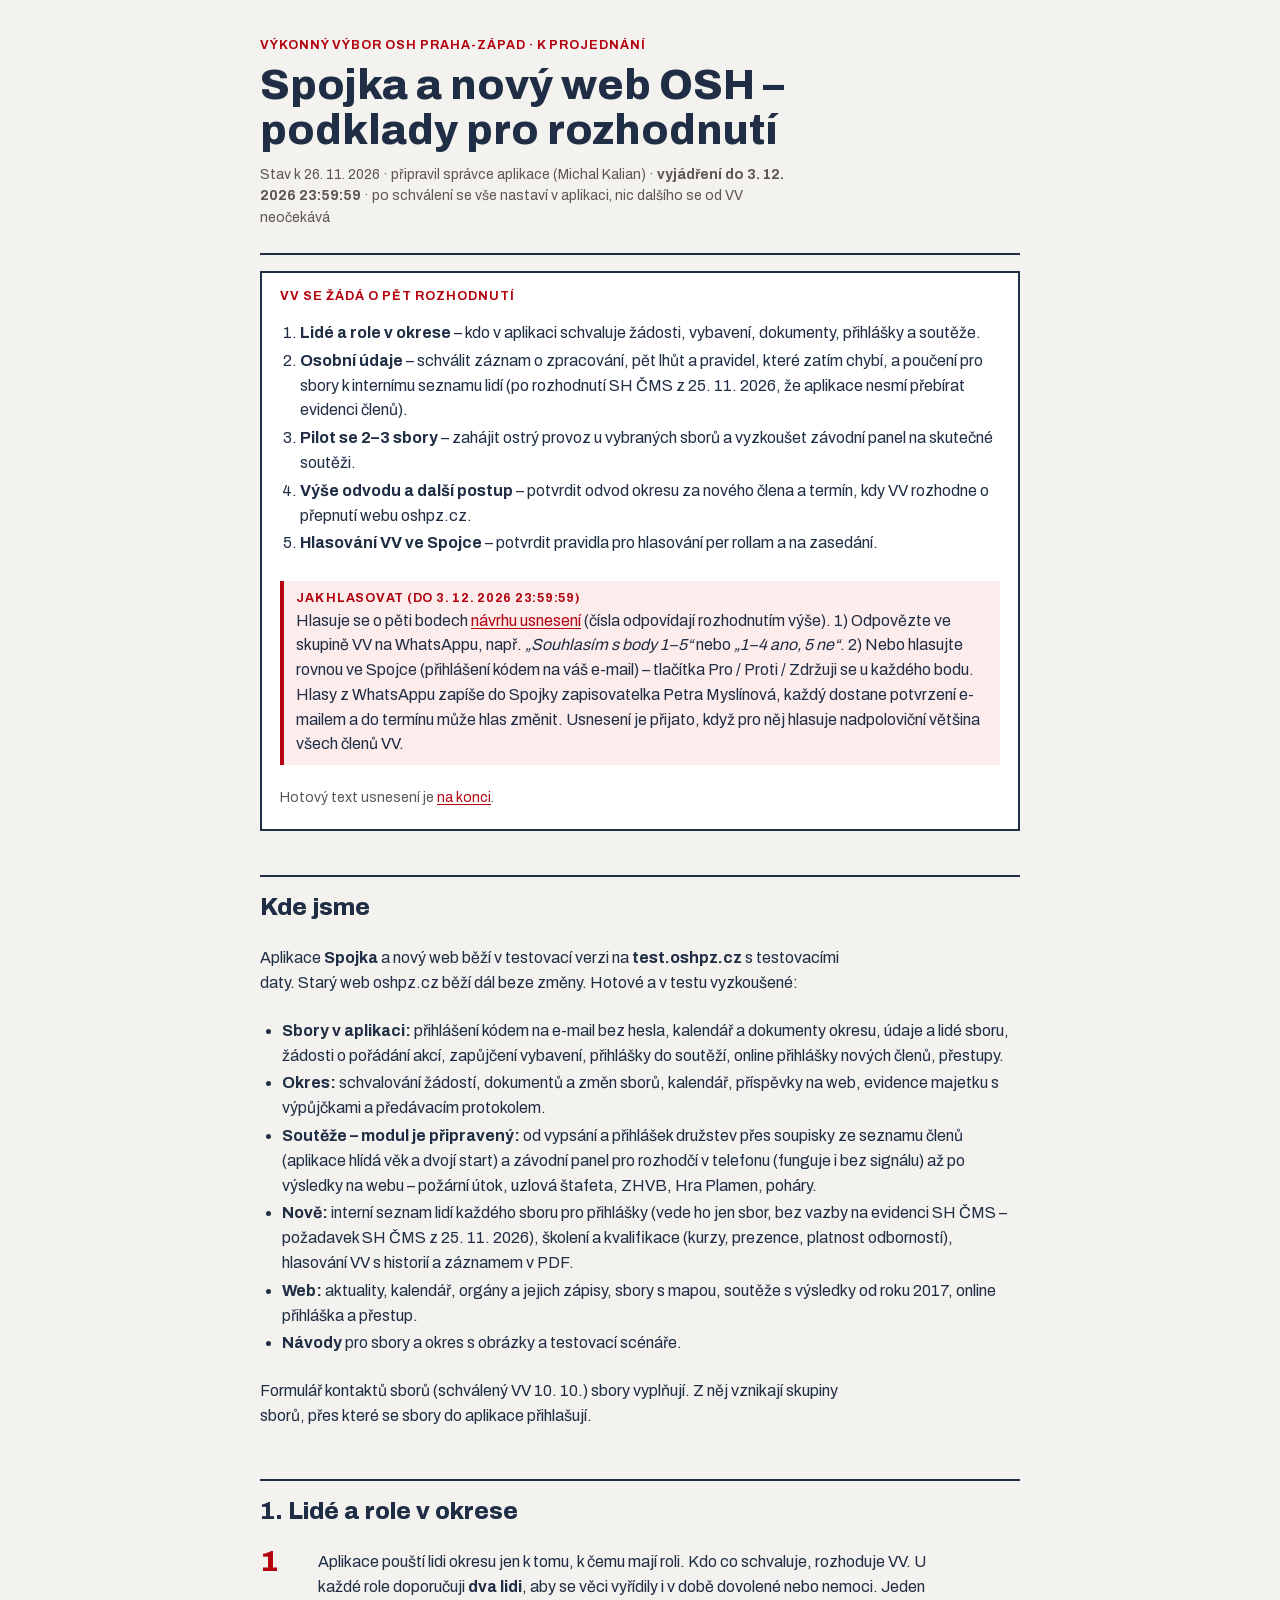
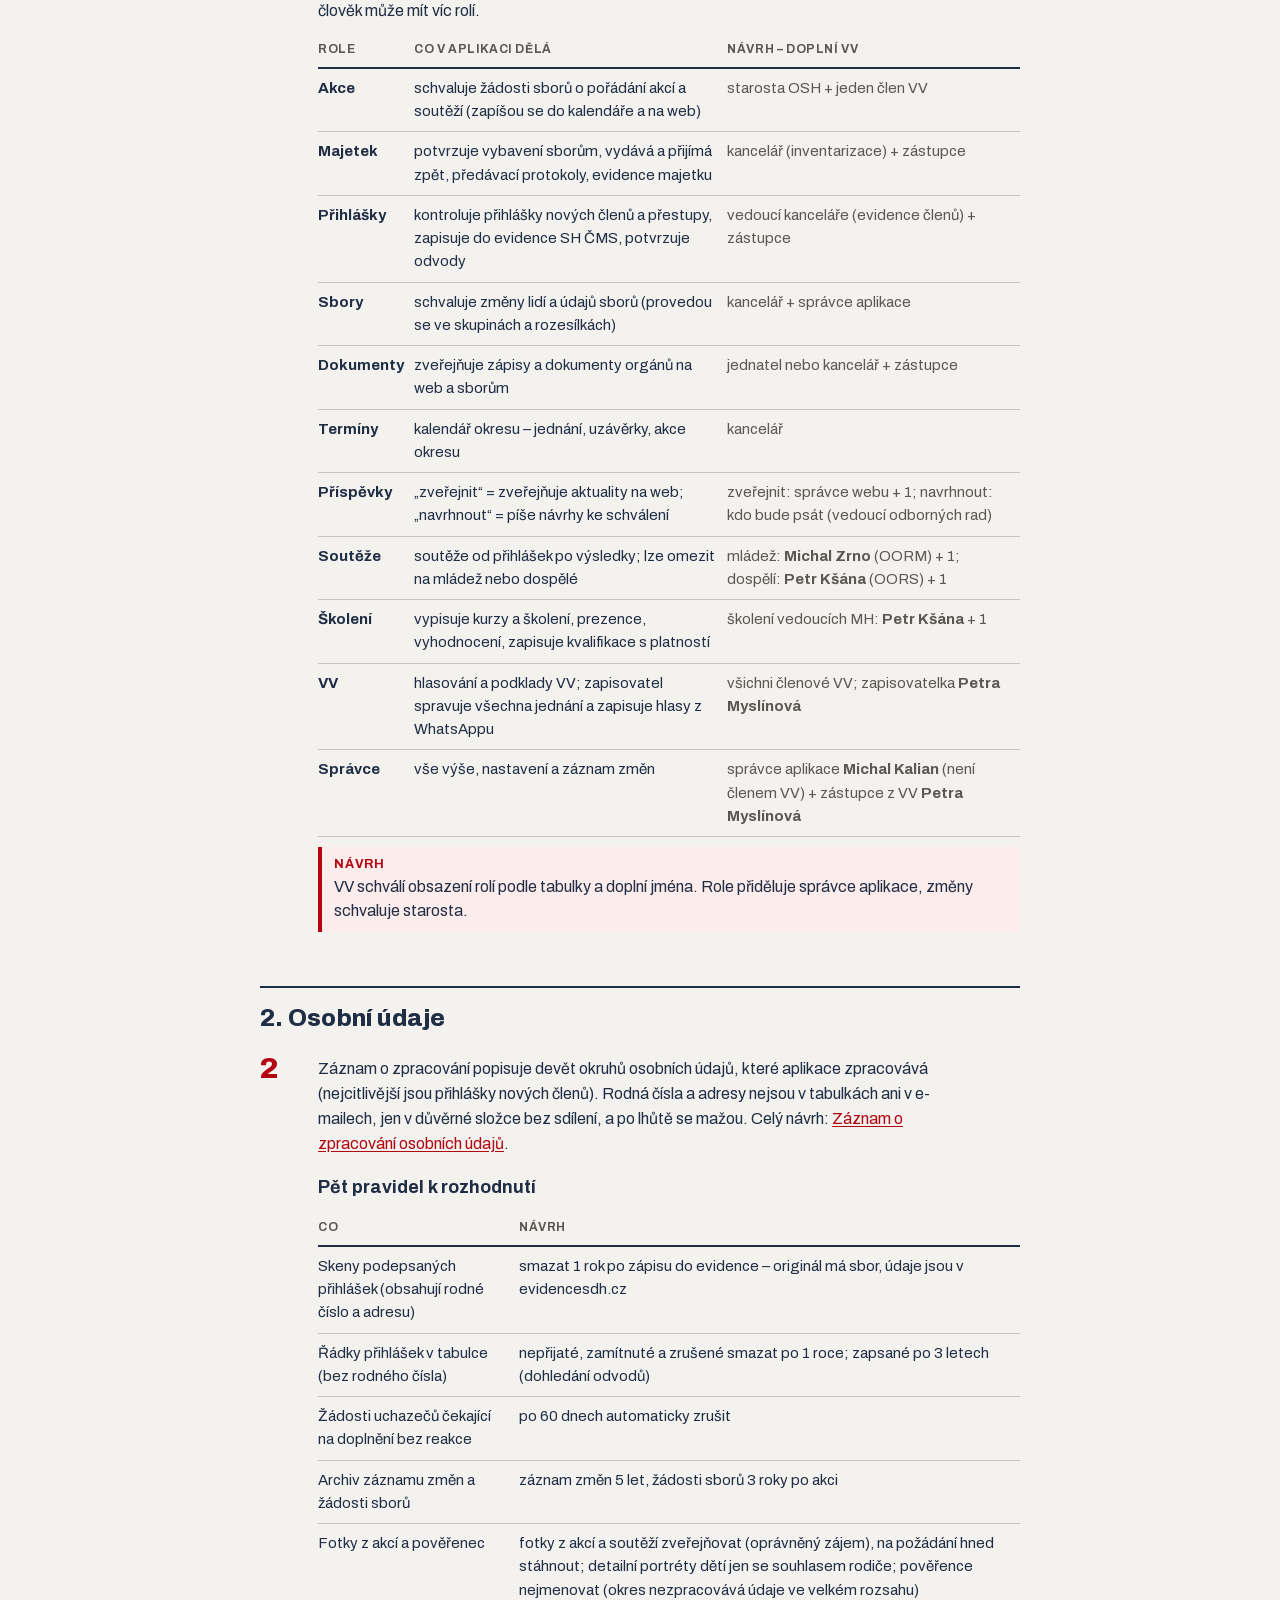
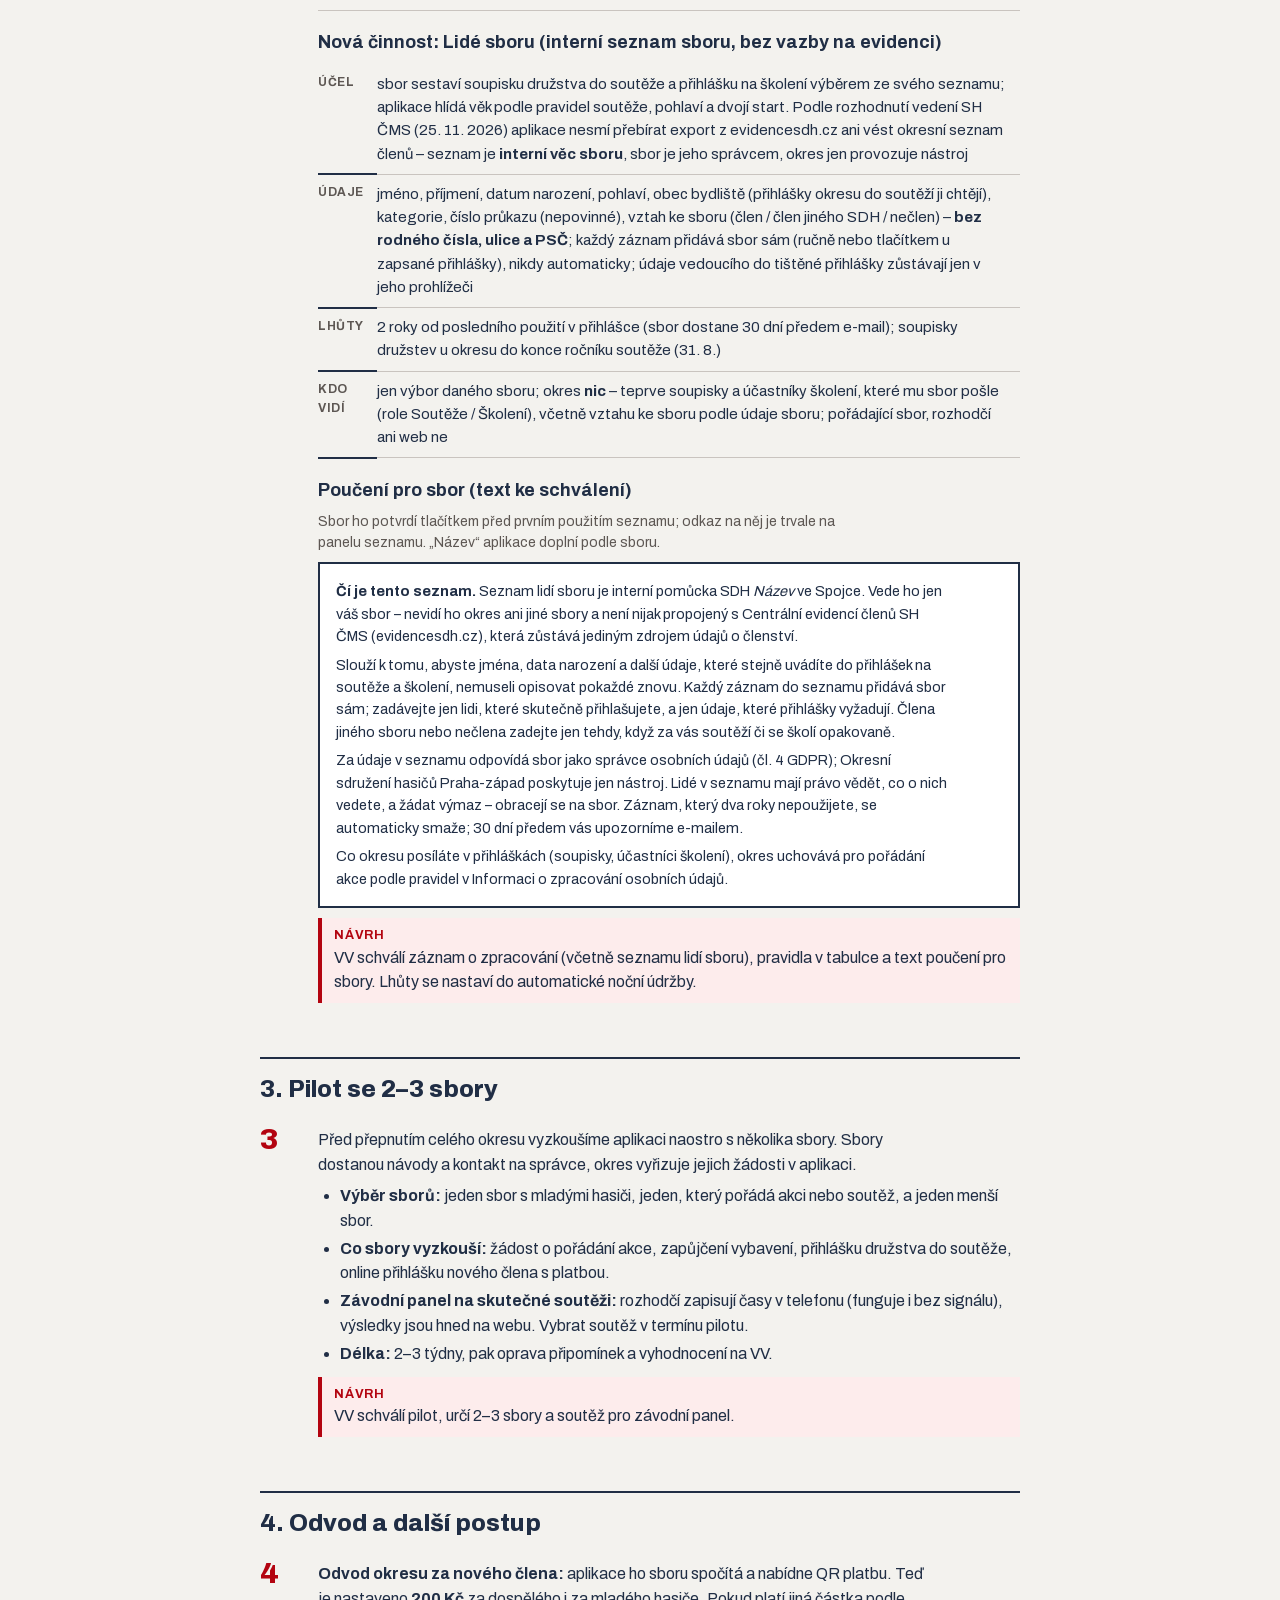
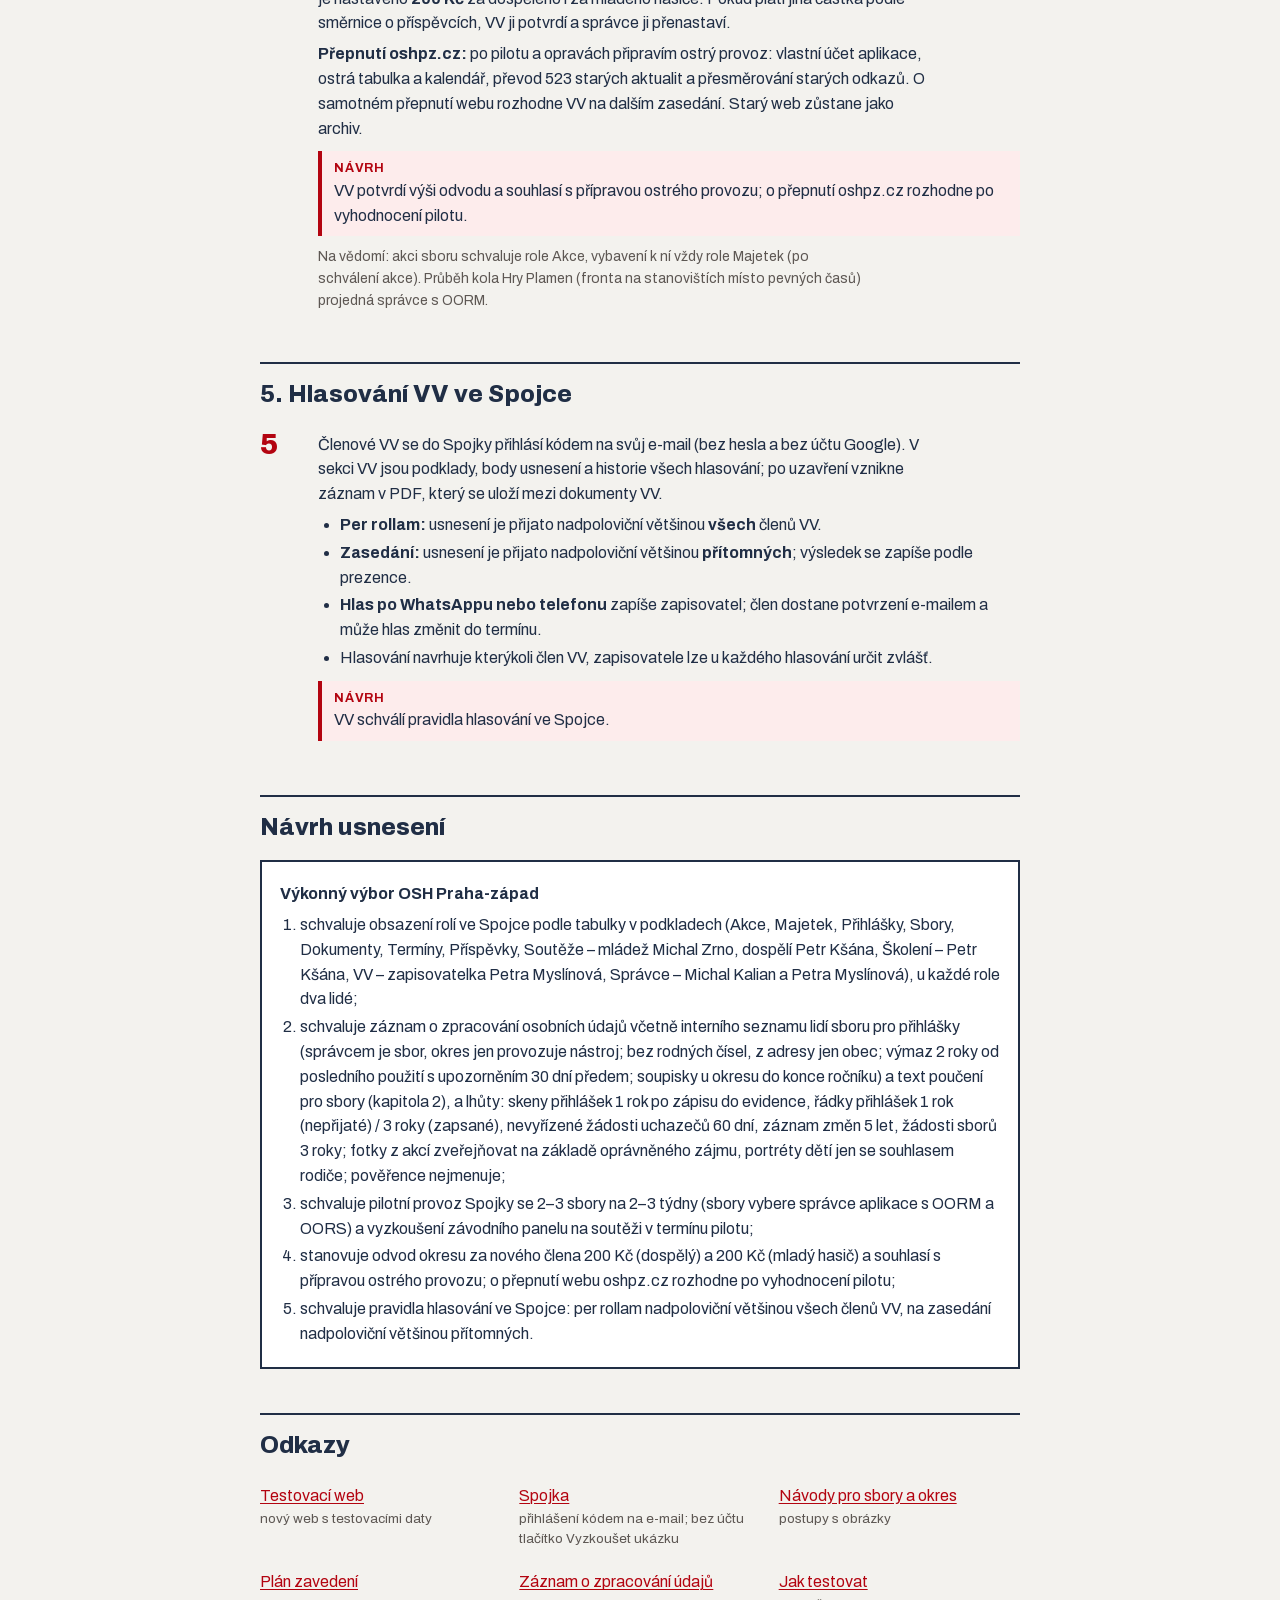
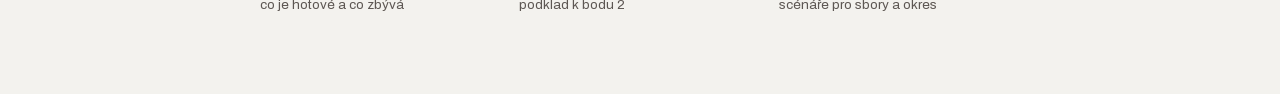
<file: docs/podklady-vv.html>
<!DOCTYPE html>
<html lang="cs">
<head>
<meta charset="utf-8">
<meta name="viewport" content="width=device-width, initial-scale=1">
<meta name="robots" content="noindex, nofollow" data-prostredi="test"><!-- vkládá nasadit.sh jen v TESTu -->
<meta http-equiv="Content-Security-Policy" content="default-src 'self'; script-src 'none'; style-src 'self' 'unsafe-inline'; font-src 'self'; img-src 'self' data:; object-src 'none'; base-uri 'self'; form-action 'none'">
<title>Podklady pro VV – Spojka a web OSH</title>
<meta property="og:title" content="Spojka a nový web OSH – podklady pro VV">
<meta property="og:description" content="Role ve Spojce, osobní údaje, pilot se sbory, odvod a návrh usnesení.">
<link rel="stylesheet" href="../assets/fonty/archivo.css">
<style>
body { margin:0; }
/* Podklady pro VV (k projednání) – jen testovací web, docs/ se do ostrého nekopíruje. Kopie stránky z claude.ai kvůli sdílení přes WhatsApp bez účtu. Layout: jeden sloupec dokumentu (max 760 px), body k rozhodnutí jako číslované bloky se silnou linkou, návrh usnesení na konci. Vzhled Spojky (Modernist). */
:root {
  --bg: #f3f2ee; --fg: #202e45; --muted: #5d5753; --line: #202e45; --divider: #c9c4bf;
  --action: #b30410; --tint: #fdecec; --surface: #ffffff;
  --display: "Archivo", "Helvetica Neue", Arial, sans-serif; --body: "Archivo", "Helvetica Neue", Arial, sans-serif;
}
@media (prefers-color-scheme: dark) { :root:not([data-theme="light"]) {
  --bg: #171514; --fg: #f1eeeb; --muted: #b3aca6; --line: #f1eeeb; --divider: #4a4440; --action: #ff7a63; --tint: #3a1d17; --surface: #211e1c; color-scheme: dark } }
:root[data-theme="dark"] { --bg: #171514; --fg: #f1eeeb; --muted: #b3aca6; --line: #f1eeeb; --divider: #4a4440; --action: #ff7a63; --tint: #3a1d17; --surface: #211e1c; color-scheme: dark }
body { background: var(--bg); color: var(--fg); font-family: var(--body); font-size: 16px; line-height: 1.55; }
.obal { max-width: 760px; margin: 0 auto; padding-block: 32px 72px; padding-left: max(16px, env(safe-area-inset-left, 0px)); padding-right: max(16px, env(safe-area-inset-right, 0px)); display: grid; gap: 8px; }
header { border-bottom: 2px solid var(--line); padding-bottom: 18px; margin-bottom: 8px; }
.stitek { font-size: 12.5px; letter-spacing: .08em; text-transform: uppercase; font-weight: 700; color: var(--action); }
h1 { font-family: var(--display); font-weight: 800; font-size: clamp(30px, 6vw, 42px); line-height: 1.08; margin: 6px 0 10px; text-wrap: balance; }
h2 { font-family: var(--display); font-weight: 800; font-size: 24px; margin: 36px 0 6px; padding-top: 12px; border-top: 2px solid var(--line); text-wrap: balance; }
h3 { font-size: 18px; margin: 18px 0 4px; }
p { margin: 6px 0; max-width: 68ch; }
.mala { font-size: 14px; color: var(--muted); }
a { color: var(--action); text-underline-offset: 2px; }
a:focus-visible, button:focus-visible { outline: 3px solid var(--action); outline-offset: 2px; }
ul, ol { margin: 6px 0; padding-left: 22px; } li { margin: 3px 0; }
.shrnuti { border: 2px solid var(--line); background: var(--surface); padding: 14px 18px; display: grid; gap: 6px; }
.shrnuti ol { padding-left: 20px; }
.bod { display: grid; grid-template-columns: 44px minmax(0, 1fr); gap: 4px 14px; }
.bod > .c { font-family: var(--display); font-weight: 800; font-size: 30px; line-height: 1; color: var(--action); padding-top: 2px; }
.bod > div { min-width: 0; }
.navrh { border-left: 4px solid var(--action); background: var(--tint); padding: 8px 12px; margin: 10px 0; }
.pouceni { border: 2px solid var(--line); background: var(--surface); padding: 10px 16px; margin: 8px 0; font-size: 14.5px; }
.pouceni p { margin: 6px 0; }
.navrh b:first-child { display: block; font-size: 12.5px; letter-spacing: .06em; text-transform: uppercase; color: var(--action); }
.tab { overflow-x: auto; margin: 8px 0; }
table { border-collapse: collapse; width: 100%; min-width: 520px; font-size: 15px; }
th, td { text-align: left; vertical-align: top; padding: 8px 10px 8px 0; border-bottom: 1px solid var(--divider); }
th { font-size: 12px; letter-spacing: .05em; text-transform: uppercase; color: var(--muted); border-bottom: 2px solid var(--line); }
td.kdo { color: var(--muted); }
.usneseni { border: 2px solid var(--line); background: var(--surface); padding: 14px 18px; }
.usneseni ol { padding-left: 20px; }
.radek { display: flex; flex-wrap: wrap; gap: 10px; align-items: center; margin-top: 10px; }
button.kop { font: inherit; font-weight: 700; font-size: 14.5px; padding: 9px 16px; border: 2px solid var(--line); background: var(--fg); color: var(--bg); cursor: pointer; min-height: 44px; }
button.kop:hover { background: var(--action); border-color: var(--action); }
.odkazy { display: grid; grid-template-columns: repeat(auto-fit, minmax(min(100%, 220px), 1fr)); gap: 8px 18px; }
.odkazy span { display: block; font-size: 13.5px; color: var(--muted); }
@media (prefers-reduced-motion: reduce) { * { transition: none !important; } }
</style>
</head>
<body>
<div class="obal">
<header>
  <span class="stitek">Výkonný výbor OSH Praha-západ · k projednání</span>
  <h1>Spojka a nový web OSH – podklady pro rozhodnutí</h1>
  <p class="mala">Stav k 26. 11. 2026 · připravil správce aplikace (Michal Kalian) · <b>vyjádření do 3. 12. 2026 23:59:59</b> · po schválení se vše nastaví v aplikaci, nic dalšího se od VV neočekává</p>
</header>

<section class="shrnuti" aria-labelledby="sh">
  <b id="sh" class="stitek">VV se žádá o pět rozhodnutí</b>
  <ol>
    <li><b>Lidé a role v okrese</b> – kdo v aplikaci schvaluje žádosti, vybavení, dokumenty, přihlášky a soutěže.</li>
    <li><b>Osobní údaje</b> – schválit záznam o zpracování, pět lhůt a pravidel, které zatím chybí, a poučení pro sbory k internímu seznamu lidí (po rozhodnutí SH ČMS z 25. 11. 2026, že aplikace nesmí přebírat evidenci členů).</li>
    <li><b>Pilot se 2–3 sbory</b> – zahájit ostrý provoz u vybraných sborů a vyzkoušet závodní panel na skutečné soutěži.</li>
    <li><b>Výše odvodu a další postup</b> – potvrdit odvod okresu za nového člena a termín, kdy VV rozhodne o přepnutí webu oshpz.cz.</li>
    <li><b>Hlasování VV ve Spojce</b> – potvrdit pravidla pro hlasování per rollam a na zasedání.</li>
  </ol>
  <div class="navrh"><b>Jak hlasovat (do 3. 12. 2026 23:59:59)</b>Hlasuje se o pěti bodech <a href="#usneseni">návrhu usnesení</a> (čísla odpovídají rozhodnutím výše). 1) Odpovězte ve skupině VV na WhatsAppu, např. <i>„Souhlasím s body 1–5“</i> nebo <i>„1–4 ano, 5 ne“</i>. 2) Nebo hlasujte rovnou ve Spojce (přihlášení kódem na váš e-mail) – tlačítka Pro / Proti / Zdržuji se u každého bodu. Hlasy z WhatsAppu zapíše do Spojky zapisovatelka Petra Myslínová, každý dostane potvrzení e-mailem a do termínu může hlas změnit. Usnesení je přijato, když pro něj hlasuje nadpoloviční většina všech členů VV.</div>
  <p class="mala">Hotový text usnesení je <a href="#usneseni">na konci</a>.</p>
</section>

<h2>Kde jsme</h2>
<p>Aplikace <b>Spojka</b> a nový web běží v testovací verzi na <b>test.oshpz.cz</b> s testovacími daty. Starý web oshpz.cz běží dál beze změny. Hotové a v testu vyzkoušené:</p>
<ul>
  <li><b>Sbory v aplikaci:</b> přihlášení kódem na e-mail bez hesla, kalendář a dokumenty okresu, údaje a lidé sboru, žádosti o pořádání akcí, zapůjčení vybavení, přihlášky do soutěží, online přihlášky nových členů, přestupy.</li>
  <li><b>Okres:</b> schvalování žádostí, dokumentů a změn sborů, kalendář, příspěvky na web, evidence majetku s výpůjčkami a předávacím protokolem.</li>
  <li><b>Soutěže – modul je připravený:</b> od vypsání a přihlášek družstev přes soupisky ze seznamu členů (aplikace hlídá věk a dvojí start) a závodní panel pro rozhodčí v telefonu (funguje i bez signálu) až po výsledky na webu – požární útok, uzlová štafeta, ZHVB, Hra Plamen, poháry.</li>
  <li><b>Nově:</b> interní seznam lidí každého sboru pro přihlášky (vede ho jen sbor, bez vazby na evidenci SH ČMS – požadavek SH ČMS z 25. 11. 2026), školení a kvalifikace (kurzy, prezence, platnost odborností), hlasování VV s historií a záznamem v PDF.</li>
  <li><b>Web:</b> aktuality, kalendář, orgány a jejich zápisy, sbory s mapou, soutěže s výsledky od roku 2017, online přihláška a přestup.</li>
  <li><b>Návody</b> pro sbory a okres s obrázky a testovací scénáře.</li>
</ul>
<p>Formulář kontaktů sborů (schválený VV 10. 10.) sbory vyplňují. Z něj vznikají skupiny sborů, přes které se sbory do aplikace přihlašují.</p>

<h2>1. Lidé a role v okrese</h2>
<div class="bod"><span class="c" aria-hidden="true">1</span><div>
  <p>Aplikace pouští lidi okresu jen k tomu, k čemu mají roli. Kdo co schvaluje, rozhoduje VV. U každé role doporučuji <b>dva lidi</b>, aby se věci vyřídily i v době dovolené nebo nemoci. Jeden člověk může mít víc rolí.</p>
  <div class="tab"><table>
    <thead><tr><th>Role</th><th>Co v aplikaci dělá</th><th>Návrh – doplní VV</th></tr></thead>
    <tbody>
      <tr><td><b>Akce</b></td><td>schvaluje žádosti sborů o pořádání akcí a soutěží (zapíšou se do kalendáře a na web)</td><td class="kdo">starosta OSH + jeden člen VV</td></tr>
      <tr><td><b>Majetek</b></td><td>potvrzuje vybavení sborům, vydává a přijímá zpět, předávací protokoly, evidence majetku</td><td class="kdo">kancelář (inventarizace) + zástupce</td></tr>
      <tr><td><b>Přihlášky</b></td><td>kontroluje přihlášky nových členů a přestupy, zapisuje do evidence SH ČMS, potvrzuje odvody</td><td class="kdo">vedoucí kanceláře (evidence členů) + zástupce</td></tr>
      <tr><td><b>Sbory</b></td><td>schvaluje změny lidí a údajů sborů (provedou se ve skupinách a rozesílkách)</td><td class="kdo">kancelář + správce aplikace</td></tr>
      <tr><td><b>Dokumenty</b></td><td>zveřejňuje zápisy a dokumenty orgánů na web a sborům</td><td class="kdo">jednatel nebo kancelář + zástupce</td></tr>
      <tr><td><b>Termíny</b></td><td>kalendář okresu – jednání, uzávěrky, akce okresu</td><td class="kdo">kancelář</td></tr>
      <tr><td><b>Příspěvky</b></td><td>„zveřejnit“ = zveřejňuje aktuality na web; „navrhnout“ = píše návrhy ke schválení</td><td class="kdo">zveřejnit: správce webu + 1; navrhnout: kdo bude psát (vedoucí odborných rad)</td></tr>
      <tr><td><b>Soutěže</b></td><td>soutěže od přihlášek po výsledky; lze omezit na mládež nebo dospělé</td><td class="kdo">mládež: <b>Michal Zrno</b> (OORM) + 1; dospělí: <b>Petr Kšána</b> (OORS) + 1</td></tr>
      <tr><td><b>Školení</b></td><td>vypisuje kurzy a školení, prezence, vyhodnocení, zapisuje kvalifikace s platností</td><td class="kdo">školení vedoucích MH: <b>Petr Kšána</b> + 1</td></tr>
      <tr><td><b>VV</b></td><td>hlasování a podklady VV; zapisovatel spravuje všechna jednání a zapisuje hlasy z WhatsAppu</td><td class="kdo">všichni členové VV; zapisovatelka <b>Petra Myslínová</b></td></tr>
      <tr><td><b>Správce</b></td><td>vše výše, nastavení a záznam změn</td><td class="kdo">správce aplikace <b>Michal Kalian</b> (není členem VV) + zástupce z VV <b>Petra Myslínová</b></td></tr>
    </tbody>
  </table></div>
  <div class="navrh"><b>Návrh</b>VV schválí obsazení rolí podle tabulky a doplní jména. Role přiděluje správce aplikace, změny schvaluje starosta.</div>
</div></div>

<h2>2. Osobní údaje</h2>
<div class="bod"><span class="c" aria-hidden="true">2</span><div>
  <p>Záznam o zpracování popisuje devět okruhů osobních údajů, které aplikace zpracovává (nejcitlivější jsou přihlášky nových členů). Rodná čísla a adresy nejsou v tabulkách ani v e-mailech, jen v důvěrné složce bez sdílení, a po lhůtě se mažou. Celý návrh: <a href="https://test.oshpz.cz/docs/zpracovani-udaju.html">Záznam o zpracování osobních údajů</a>.</p>
  <h3>Pět pravidel k rozhodnutí</h3>
  <div class="tab"><table>
    <thead><tr><th>Co</th><th>Návrh</th></tr></thead>
    <tbody>
      <tr><td>Skeny podepsaných přihlášek (obsahují rodné číslo a adresu)</td><td>smazat 1 rok po zápisu do evidence – originál má sbor, údaje jsou v evidencesdh.cz</td></tr>
      <tr><td>Řádky přihlášek v tabulce (bez rodného čísla)</td><td>nepřijaté, zamítnuté a zrušené smazat po 1 roce; zapsané po 3 letech (dohledání odvodů)</td></tr>
      <tr><td>Žádosti uchazečů čekající na doplnění bez reakce</td><td>po 60 dnech automaticky zrušit</td></tr>
      <tr><td>Archiv záznamu změn a žádosti sborů</td><td>záznam změn 5 let, žádosti sborů 3 roky po akci</td></tr>
      <tr><td>Fotky z akcí a pověřenec</td><td>fotky z akcí a soutěží zveřejňovat (oprávněný zájem), na požádání hned stáhnout; detailní portréty dětí jen se souhlasem rodiče; pověřence nejmenovat (okres nezpracovává údaje ve velkém rozsahu)</td></tr>
    </tbody>
  </table></div>
  <h3>Nová činnost: Lidé sboru (interní seznam sboru, bez vazby na evidenci)</h3>
  <div class="tab"><table>
    <tbody>
      <tr><th>Účel</th><td>sbor sestaví soupisku družstva do soutěže a přihlášku na školení výběrem ze svého seznamu; aplikace hlídá věk podle pravidel soutěže, pohlaví a dvojí start. Podle rozhodnutí vedení SH ČMS (25. 11. 2026) aplikace nesmí přebírat export z evidencesdh.cz ani vést okresní seznam členů – seznam je <b>interní věc sboru</b>, sbor je jeho správcem, okres jen provozuje nástroj</td></tr>
      <tr><th>Údaje</th><td>jméno, příjmení, datum narození, pohlaví, obec bydliště (přihlášky okresu do soutěží ji chtějí), kategorie, číslo průkazu (nepovinné), vztah ke sboru (člen / člen jiného SDH / nečlen) – <b>bez rodného čísla, ulice a PSČ</b>; každý záznam přidává sbor sám (ručně nebo tlačítkem u zapsané přihlášky), nikdy automaticky; údaje vedoucího do tištěné přihlášky zůstávají jen v jeho prohlížeči</td></tr>
      <tr><th>Lhůty</th><td>2 roky od posledního použití v přihlášce (sbor dostane 30 dní předem e-mail); soupisky družstev u okresu do konce ročníku soutěže (31. 8.)</td></tr>
      <tr><th>Kdo vidí</th><td>jen výbor daného sboru; okres <b>nic</b> – teprve soupisky a účastníky školení, které mu sbor pošle (role Soutěže / Školení), včetně vztahu ke sboru podle údaje sboru; pořádající sbor, rozhodčí ani web ne</td></tr>
    </tbody>
  </table></div>
  <h3>Poučení pro sbor (text ke schválení)</h3>
  <p class="mala">Sbor ho potvrdí tlačítkem před prvním použitím seznamu; odkaz na něj je trvale na panelu seznamu. „Název“ aplikace doplní podle sboru.</p>
  <div class="pouceni">
    <p><b>Čí je tento seznam.</b> Seznam lidí sboru je interní pomůcka SDH <i>Název</i> ve Spojce. Vede ho jen váš sbor – nevidí ho okres ani jiné sbory a není nijak propojený s Centrální evidencí členů SH ČMS (evidencesdh.cz), která zůstává jediným zdrojem údajů o členství.</p>
    <p>Slouží k tomu, abyste jména, data narození a další údaje, které stejně uvádíte do přihlášek na soutěže a školení, nemuseli opisovat pokaždé znovu. Každý záznam do seznamu přidává sbor sám; zadávejte jen lidi, které skutečně přihlašujete, a jen údaje, které přihlášky vyžadují. Člena jiného sboru nebo nečlena zadejte jen tehdy, když za vás soutěží či se školí opakovaně.</p>
    <p>Za údaje v seznamu odpovídá sbor jako správce osobních údajů (čl. 4 GDPR); Okresní sdružení hasičů Praha-západ poskytuje jen nástroj. Lidé v seznamu mají právo vědět, co o nich vedete, a žádat výmaz – obracejí se na sbor. Záznam, který dva roky nepoužijete, se automaticky smaže; 30 dní předem vás upozorníme e-mailem.</p>
    <p>Co okresu posíláte v přihláškách (soupisky, účastníci školení), okres uchovává pro pořádání akce podle pravidel v Informaci o zpracování osobních údajů.</p>
  </div>
  <div class="navrh"><b>Návrh</b>VV schválí záznam o zpracování (včetně seznamu lidí sboru), pravidla v tabulce a text poučení pro sbory. Lhůty se nastaví do automatické noční údržby.</div>
</div></div>

<h2>3. Pilot se 2–3 sbory</h2>
<div class="bod"><span class="c" aria-hidden="true">3</span><div>
  <p>Před přepnutím celého okresu vyzkoušíme aplikaci naostro s několika sbory. Sbory dostanou návody a kontakt na správce, okres vyřizuje jejich žádosti v aplikaci.</p>
  <ul>
    <li><b>Výběr sborů:</b> jeden sbor s mladými hasiči, jeden, který pořádá akci nebo soutěž, a jeden menší sbor.</li>
    <li><b>Co sbory vyzkouší:</b> žádost o pořádání akce, zapůjčení vybavení, přihlášku družstva do soutěže, online přihlášku nového člena s platbou.</li>
    <li><b>Závodní panel na skutečné soutěži:</b> rozhodčí zapisují časy v telefonu (funguje i bez signálu), výsledky jsou hned na webu. Vybrat soutěž v termínu pilotu.</li>
    <li><b>Délka:</b> 2–3 týdny, pak oprava připomínek a vyhodnocení na VV.</li>
  </ul>
  <div class="navrh"><b>Návrh</b>VV schválí pilot, určí 2–3 sbory a soutěž pro závodní panel.</div>
</div></div>

<h2>4. Odvod a další postup</h2>
<div class="bod"><span class="c" aria-hidden="true">4</span><div>
  <p><b>Odvod okresu za nového člena:</b> aplikace ho sboru spočítá a nabídne QR platbu. Teď je nastaveno <b>200 Kč</b> za dospělého i za mladého hasiče. Pokud platí jiná částka podle směrnice o příspěvcích, VV ji potvrdí a správce ji přenastaví.</p>
  <p><b>Přepnutí oshpz.cz:</b> po pilotu a opravách připravím ostrý provoz: vlastní účet aplikace, ostrá tabulka a kalendář, převod 523 starých aktualit a přesměrování starých odkazů. O samotném přepnutí webu rozhodne VV na dalším zasedání. Starý web zůstane jako archiv.</p>
  <div class="navrh"><b>Návrh</b>VV potvrdí výši odvodu a souhlasí s přípravou ostrého provozu; o přepnutí oshpz.cz rozhodne po vyhodnocení pilotu.</div>
  <p class="mala">Na vědomí: akci sboru schvaluje role Akce, vybavení k ní vždy role Majetek (po schválení akce). Průběh kola Hry Plamen (fronta na stanovištích místo pevných časů) projedná správce s OORM.</p>
</div></div>

<h2>5. Hlasování VV ve Spojce</h2>
<div class="bod"><span class="c" aria-hidden="true">5</span><div>
  <p>Členové VV se do Spojky přihlásí kódem na svůj e-mail (bez hesla a bez účtu Google). V sekci VV jsou podklady, body usnesení a historie všech hlasování; po uzavření vznikne záznam v PDF, který se uloží mezi dokumenty VV.</p>
  <ul>
    <li><b>Per rollam:</b> usnesení je přijato nadpoloviční většinou <b>všech</b> členů VV.</li>
    <li><b>Zasedání:</b> usnesení je přijato nadpoloviční většinou <b>přítomných</b>; výsledek se zapíše podle prezence.</li>
    <li><b>Hlas po WhatsAppu nebo telefonu</b> zapíše zapisovatel; člen dostane potvrzení e-mailem a může hlas změnit do termínu.</li>
    <li>Hlasování navrhuje kterýkoli člen VV, zapisovatele lze u každého hlasování určit zvlášť.</li>
  </ul>
  <div class="navrh"><b>Návrh</b>VV schválí pravidla hlasování ve Spojce.</div>
</div></div>

<h2 id="usneseni">Návrh usnesení</h2>
<div class="usneseni">
  <div id="text-usneseni">
    <p><b>Výkonný výbor OSH Praha-západ</b></p>
    <ol>
      <li>schvaluje obsazení rolí ve Spojce podle tabulky v podkladech (Akce, Majetek, Přihlášky, Sbory, Dokumenty, Termíny, Příspěvky, Soutěže – mládež Michal Zrno, dospělí Petr Kšána, Školení – Petr Kšána, VV – zapisovatelka Petra Myslínová, Správce – Michal Kalian a Petra Myslínová), u každé role dva lidé;</li>
      <li>schvaluje záznam o zpracování osobních údajů včetně interního seznamu lidí sboru pro přihlášky (správcem je sbor, okres jen provozuje nástroj; bez rodných čísel, z adresy jen obec; výmaz 2 roky od posledního použití s upozorněním 30 dní předem; soupisky u okresu do konce ročníku) a text poučení pro sbory (kapitola 2), a lhůty: skeny přihlášek 1 rok po zápisu do evidence, řádky přihlášek 1 rok (nepřijaté) / 3 roky (zapsané), nevyřízené žádosti uchazečů 60 dní, záznam změn 5 let, žádosti sborů 3 roky; fotky z akcí zveřejňovat na základě oprávněného zájmu, portréty dětí jen se souhlasem rodiče; pověřence nejmenuje;</li>
      <li>schvaluje pilotní provoz Spojky se 2–3 sbory na 2–3 týdny (sbory vybere správce aplikace s OORM a OORS) a vyzkoušení závodního panelu na soutěži v termínu pilotu;</li>
      <li>stanovuje odvod okresu za nového člena 200 Kč (dospělý) a 200 Kč (mladý hasič) a souhlasí s přípravou ostrého provozu; o přepnutí webu oshpz.cz rozhodne po vyhodnocení pilotu;</li>
      <li>schvaluje pravidla hlasování ve Spojce: per rollam nadpoloviční většinou všech členů VV, na zasedání nadpoloviční většinou přítomných.</li>
    </ol>
  </div>
</div>

<h2>Odkazy</h2>
<div class="odkazy">
  <p><a href="https://test.oshpz.cz">Testovací web</a><span>nový web s testovacími daty</span></p>
  <p><a href="https://test.oshpz.cz/Aplikace%20OSH.dc.html">Spojka</a><span>přihlášení kódem na e-mail; bez účtu tlačítko Vyzkoušet ukázku</span></p>
  <p><a href="https://test.oshpz.cz/navody.html">Návody pro sbory a okres</a><span>postupy s obrázky</span></p>
  <p><a href="https://test.oshpz.cz/docs/plan.html">Plán zavedení</a><span>co je hotové a co zbývá</span></p>
  <p><a href="https://test.oshpz.cz/docs/zpracovani-udaju.html">Záznam o zpracování údajů</a><span>podklad k bodu 2</span></p>
  <p><a href="https://test.oshpz.cz/docs/testovani.html">Jak testovat</a><span>scénáře pro sbory a okres</span></p>
</div>
</div>

</body>
</html>
</file>
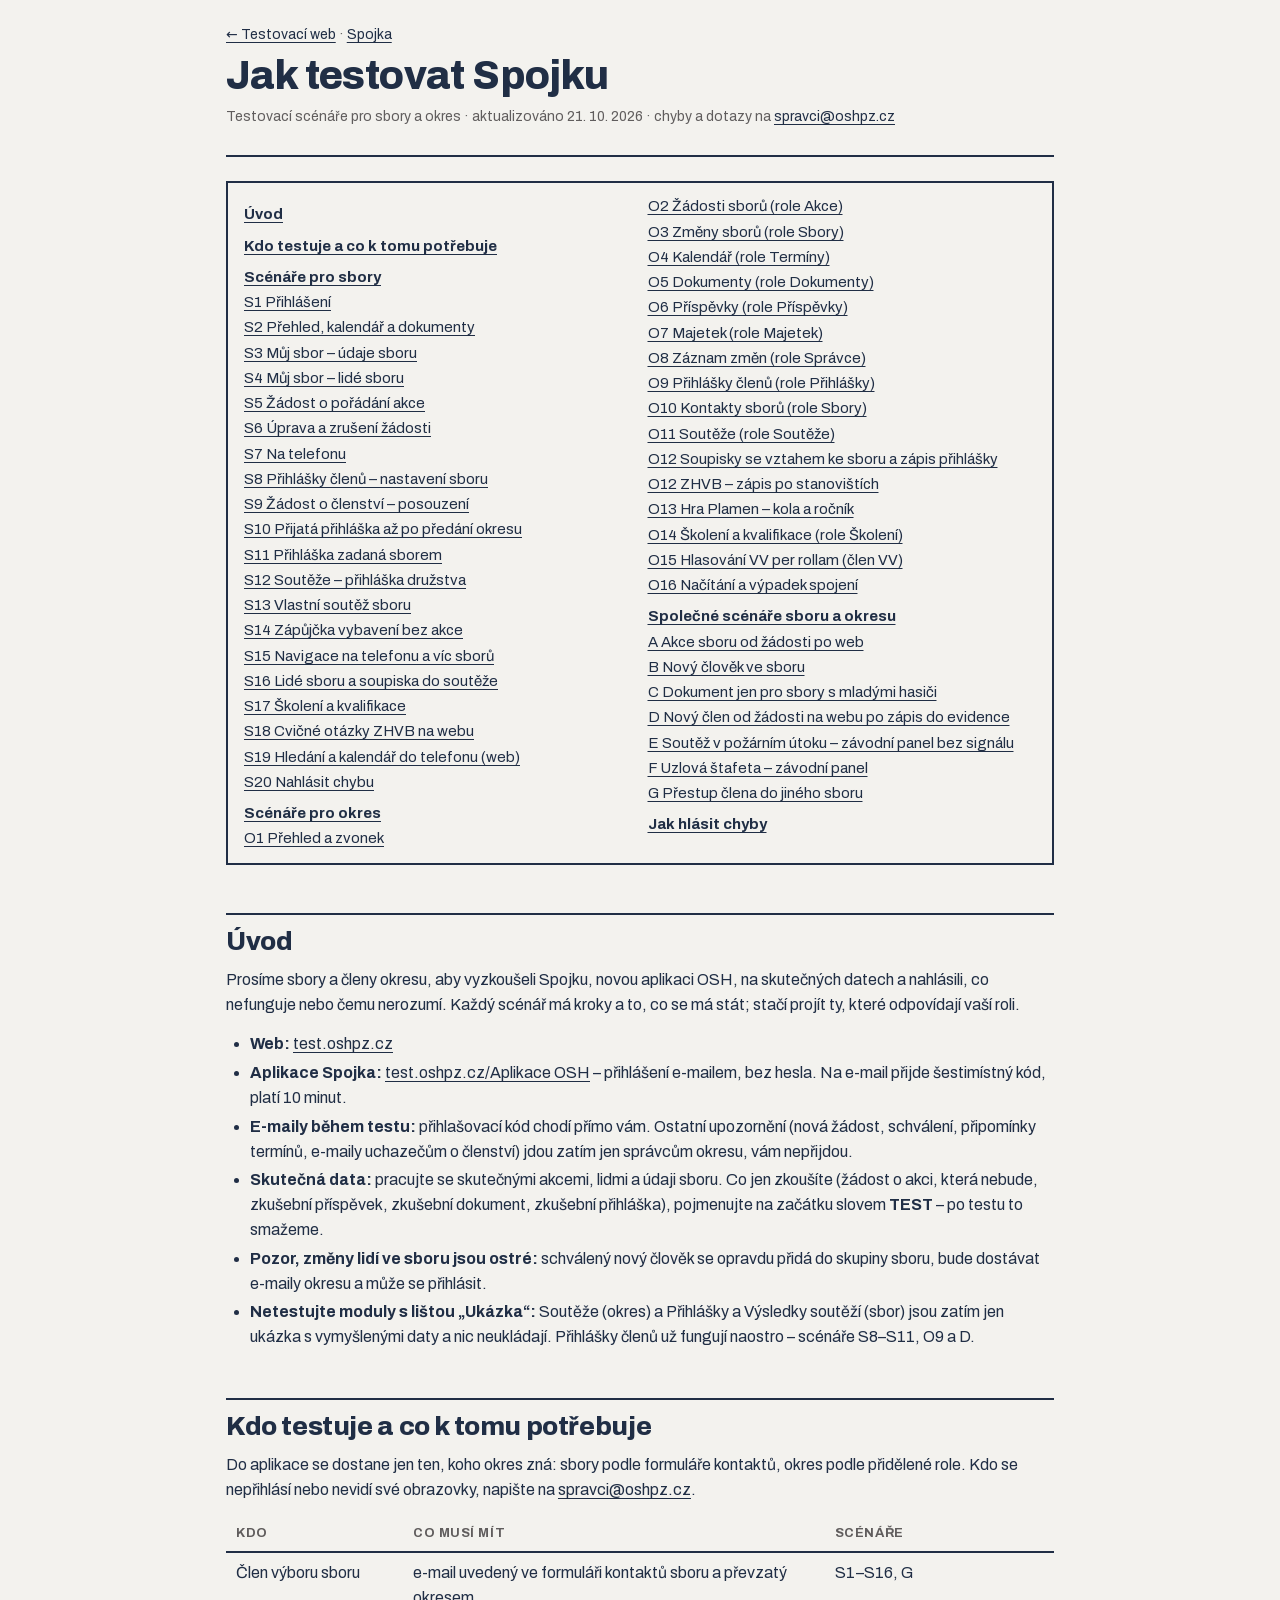
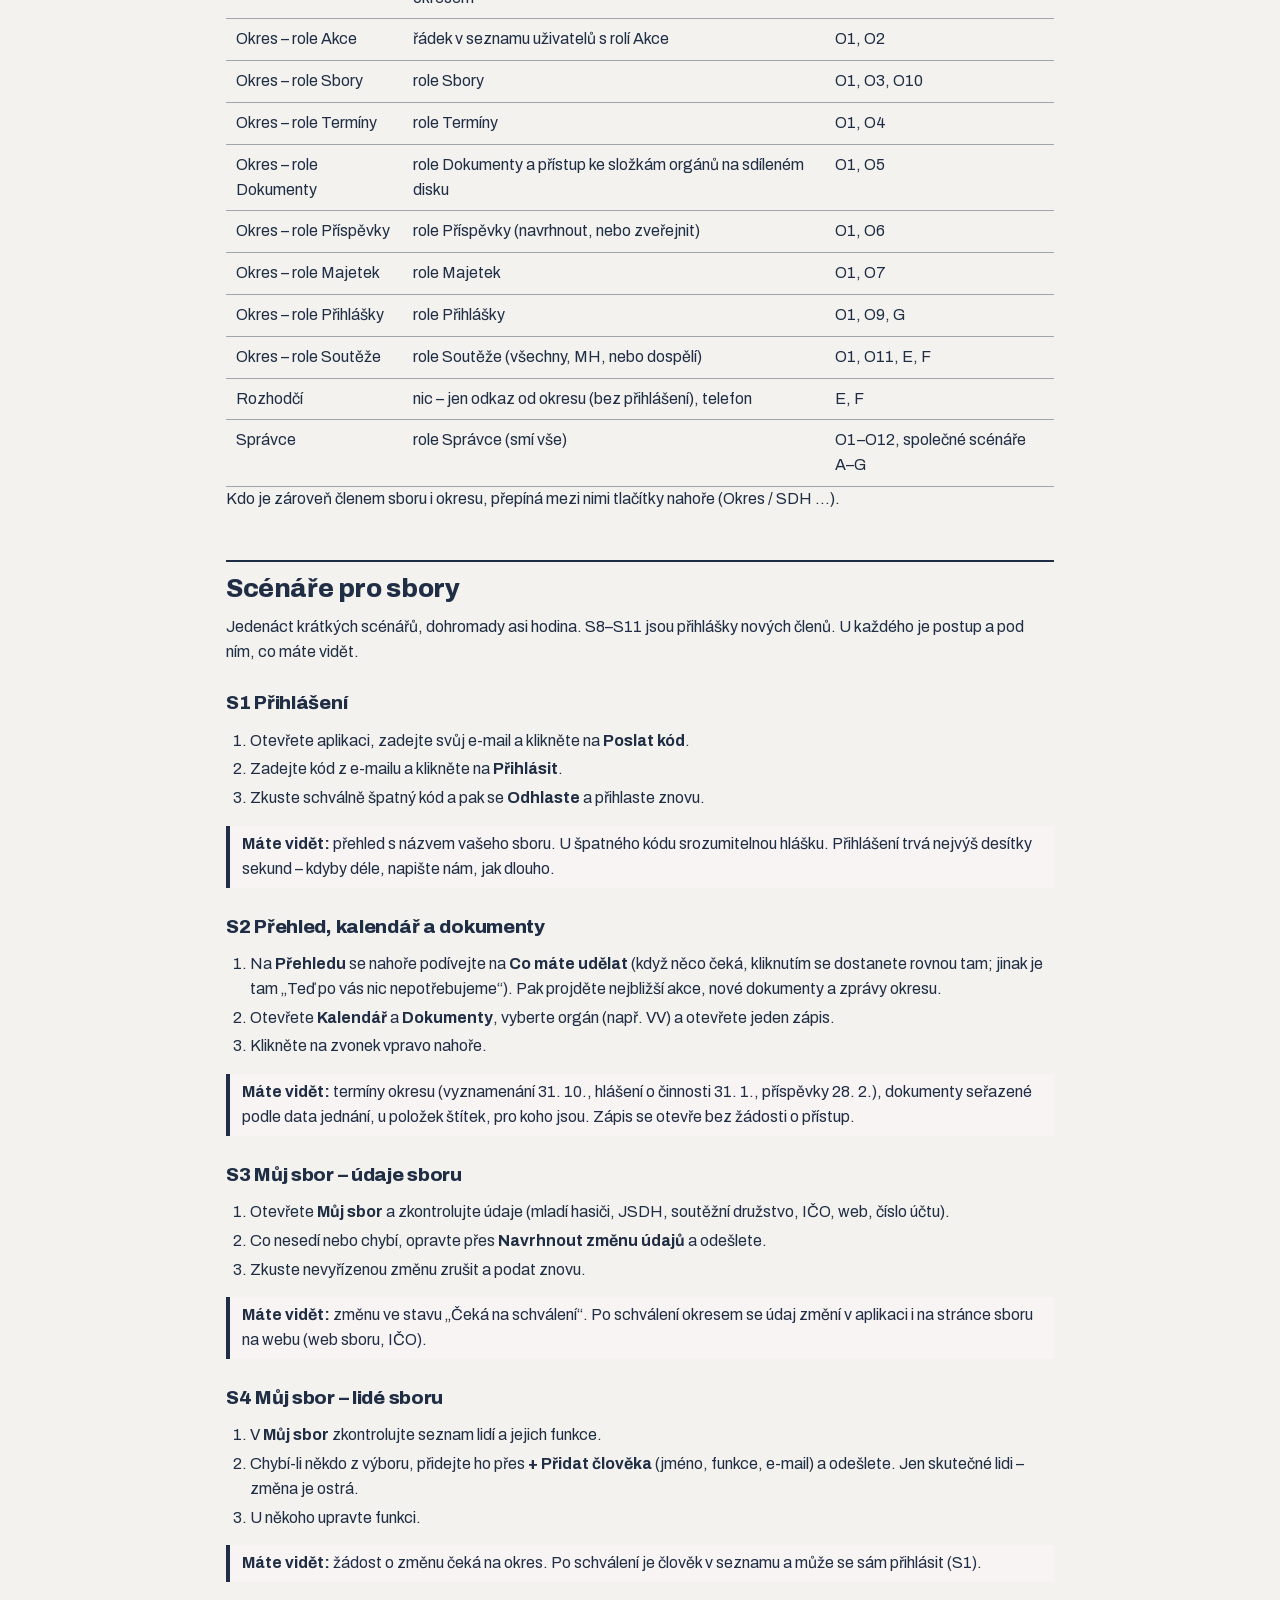
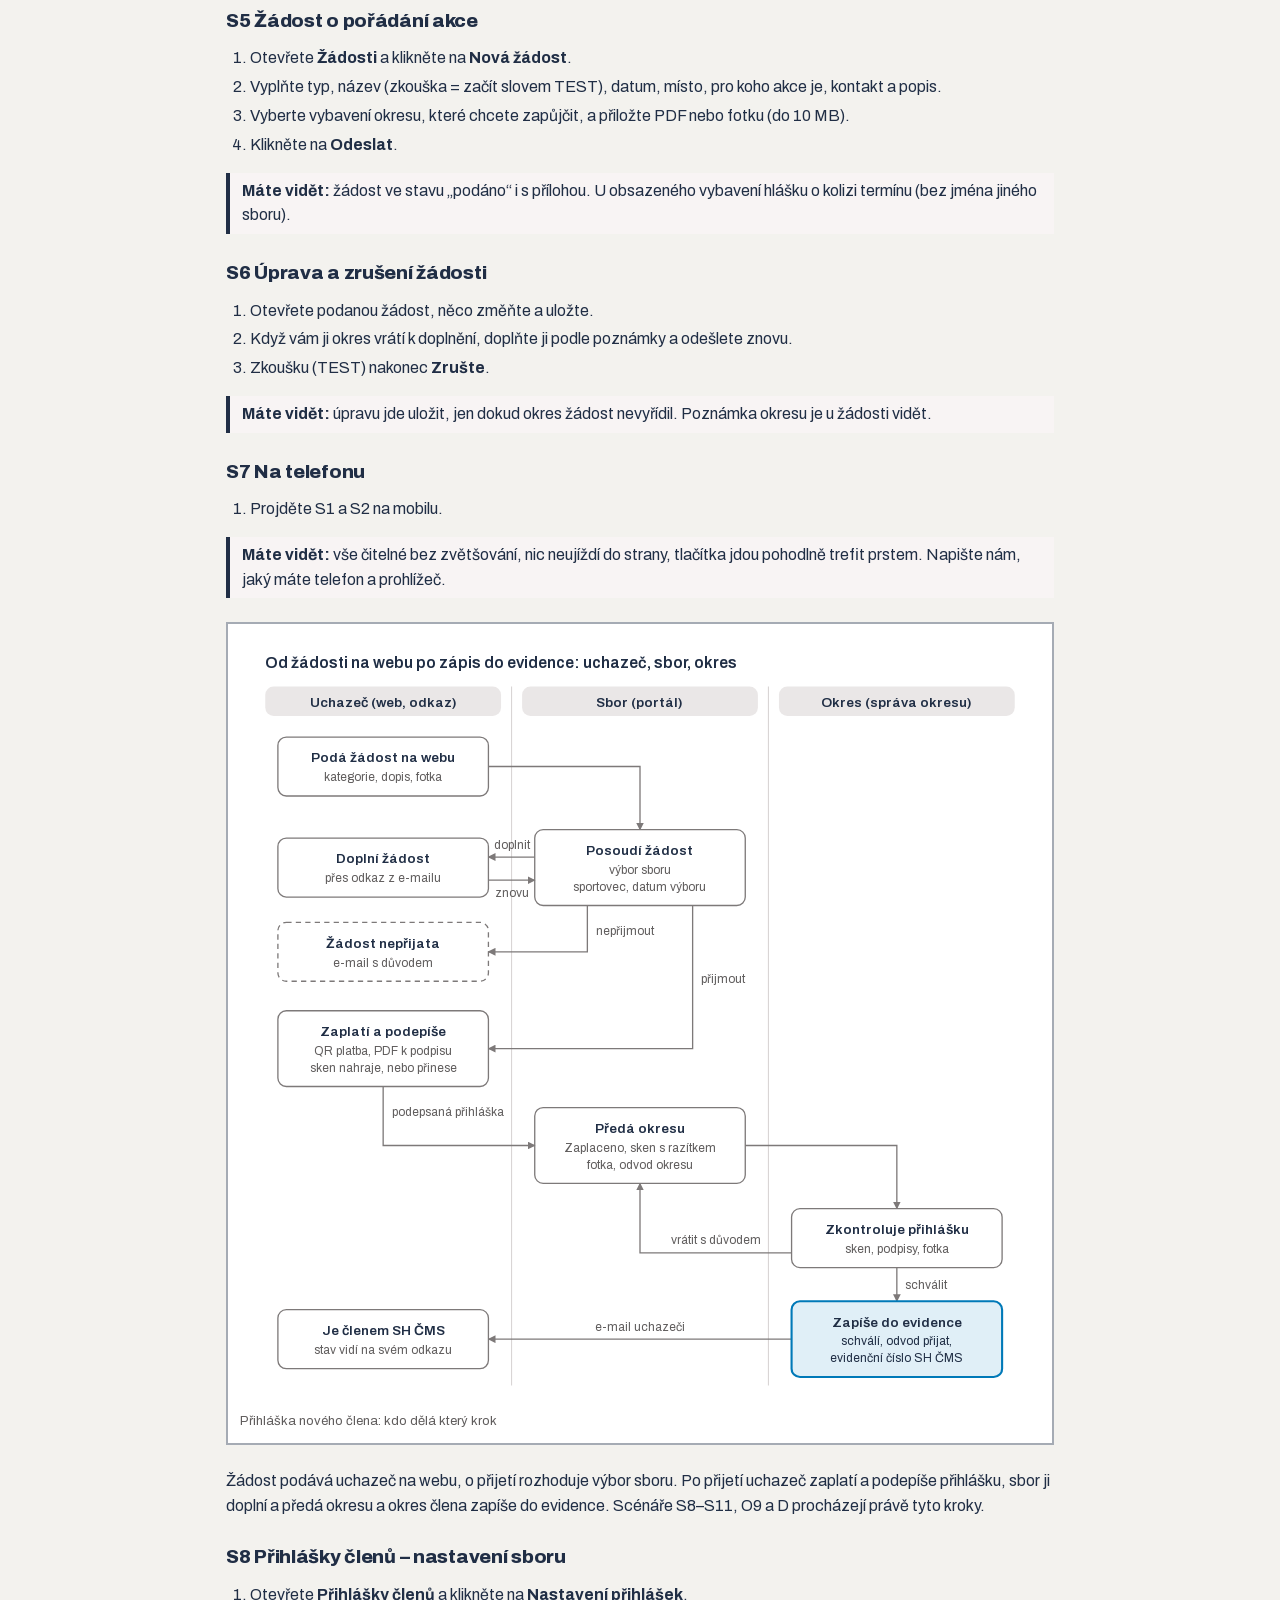
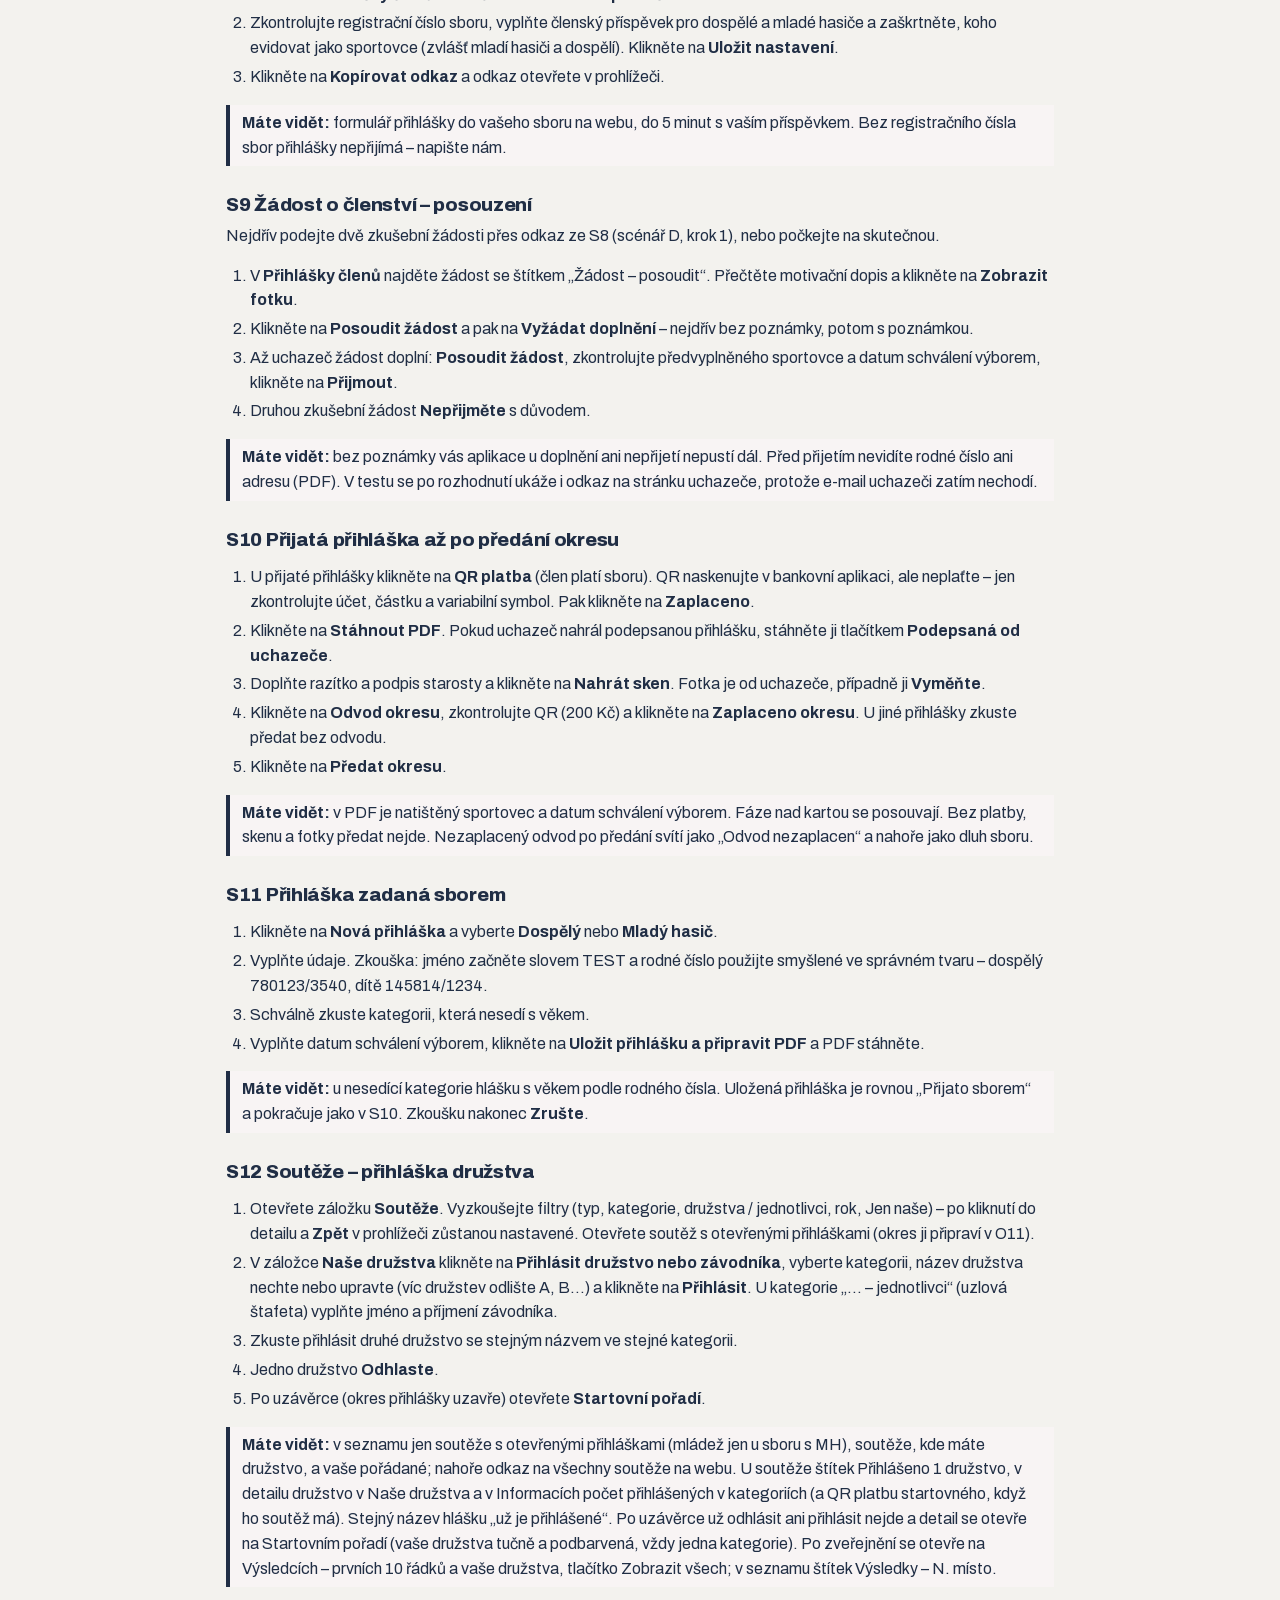
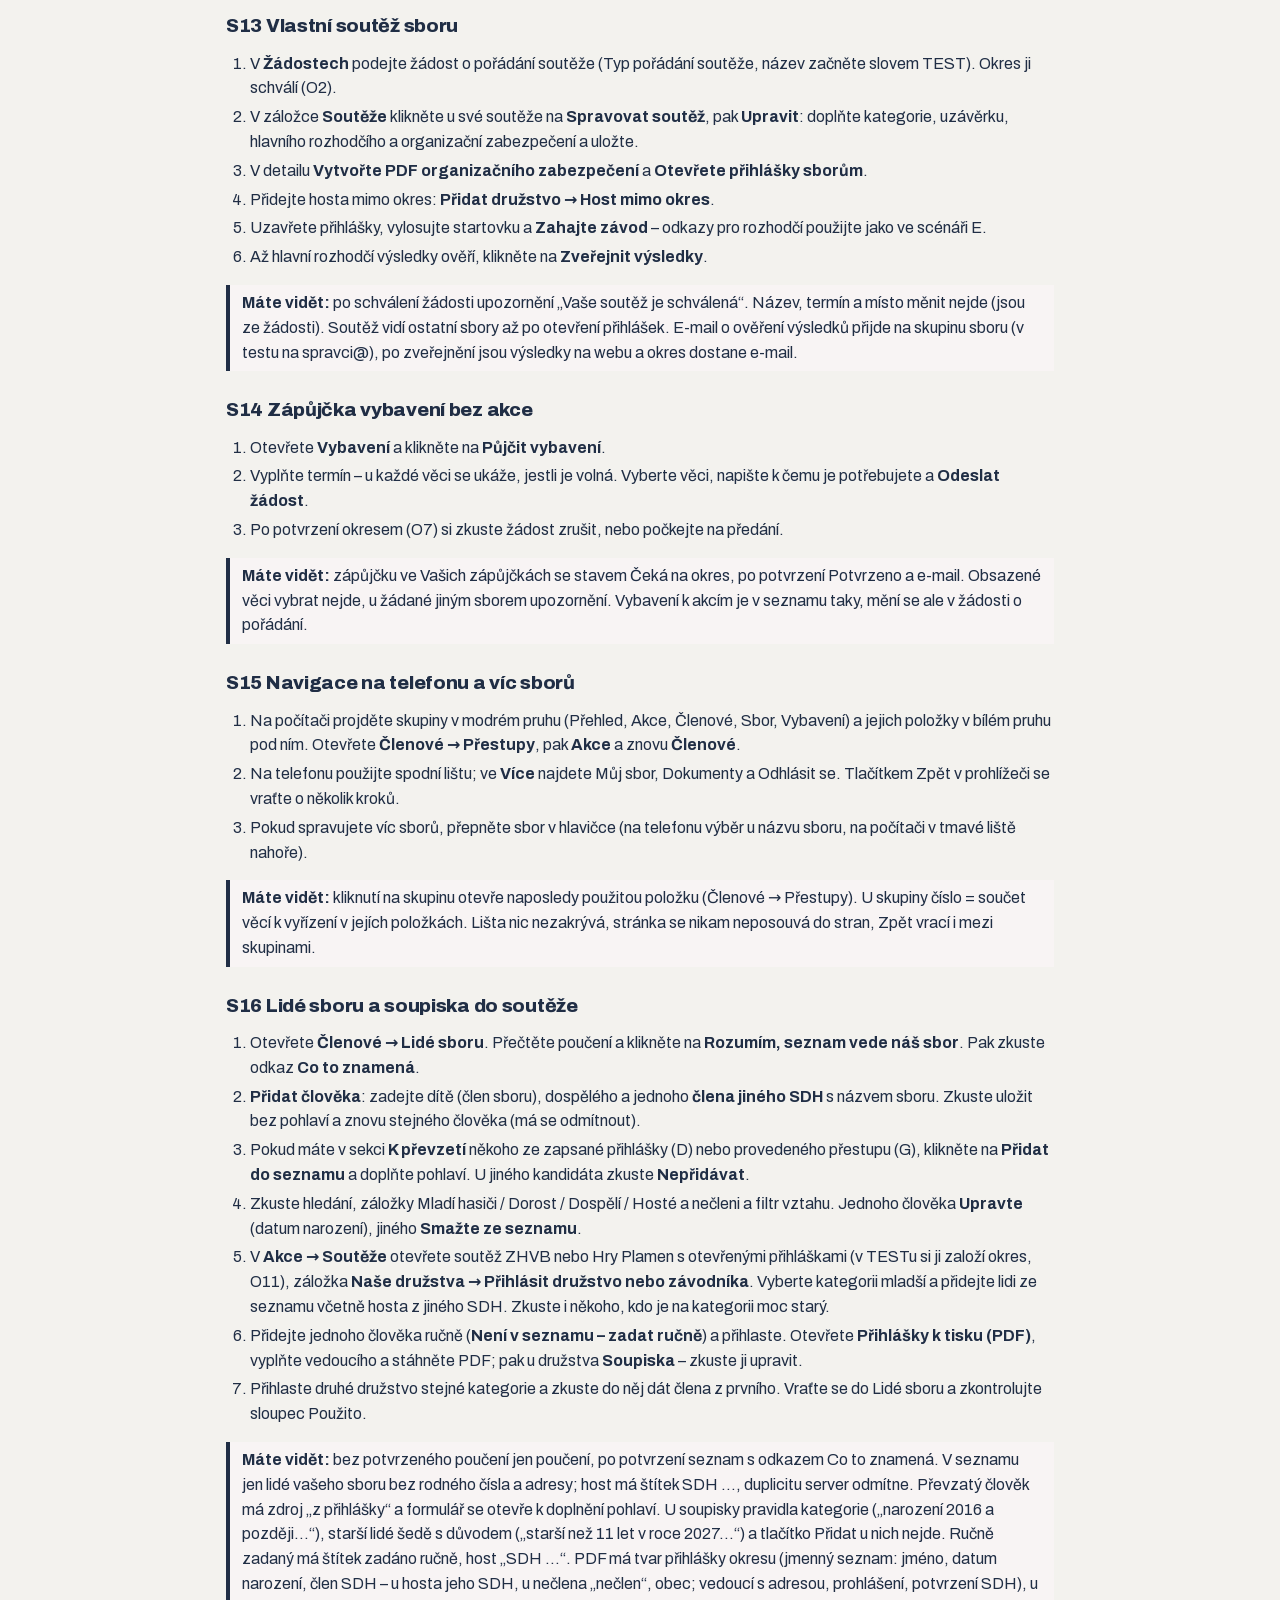
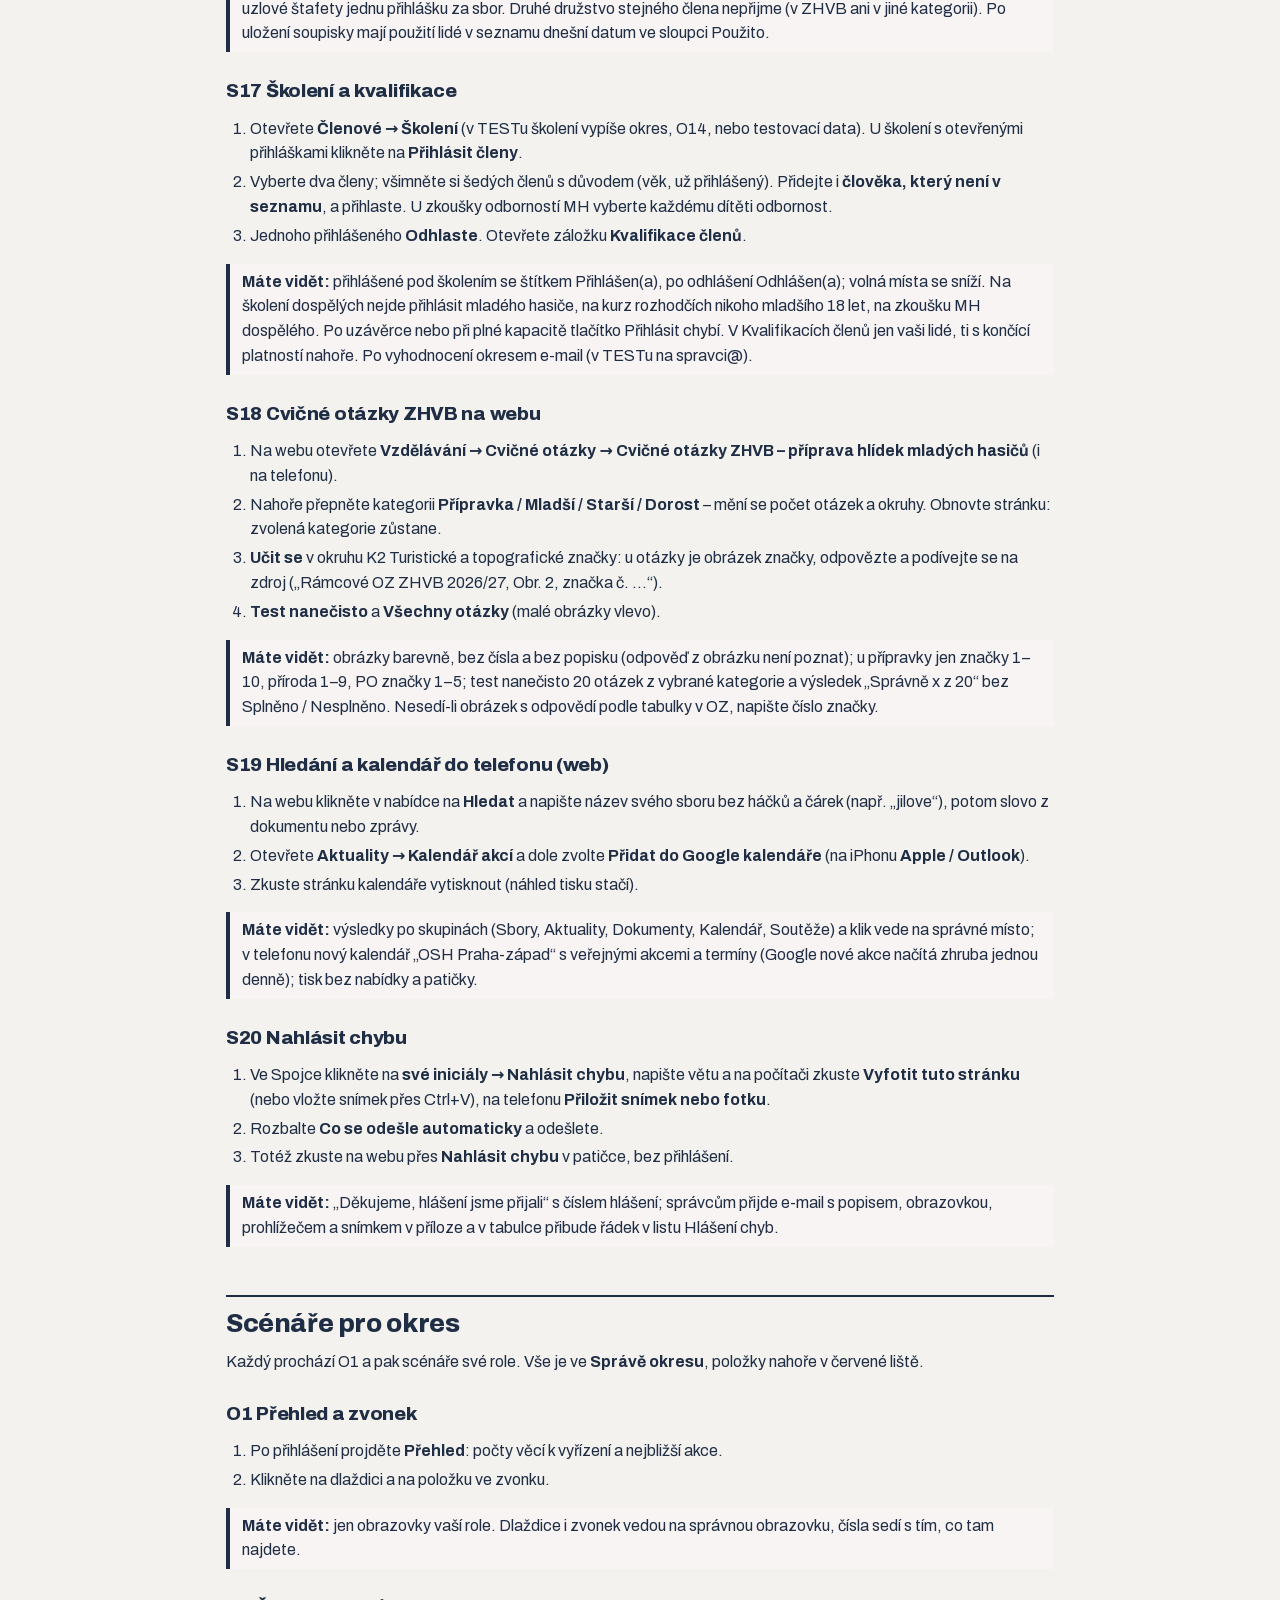
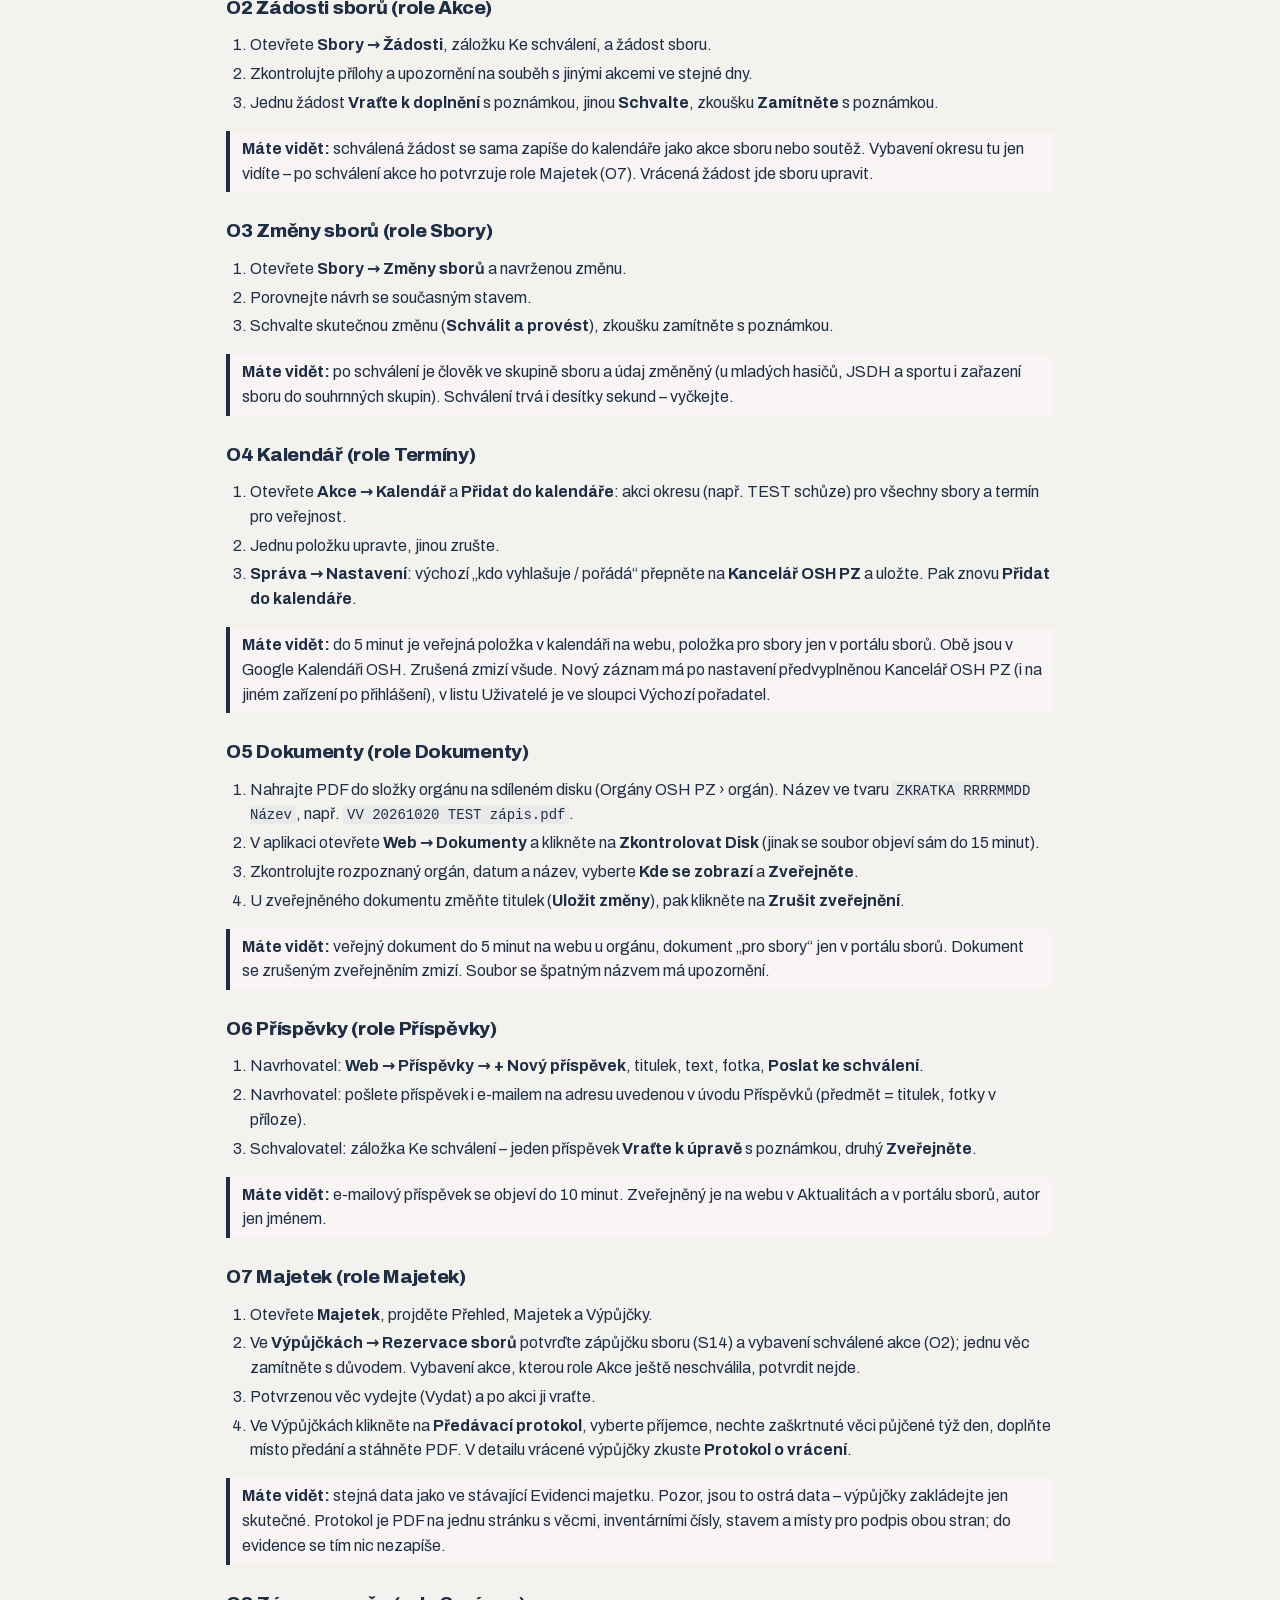
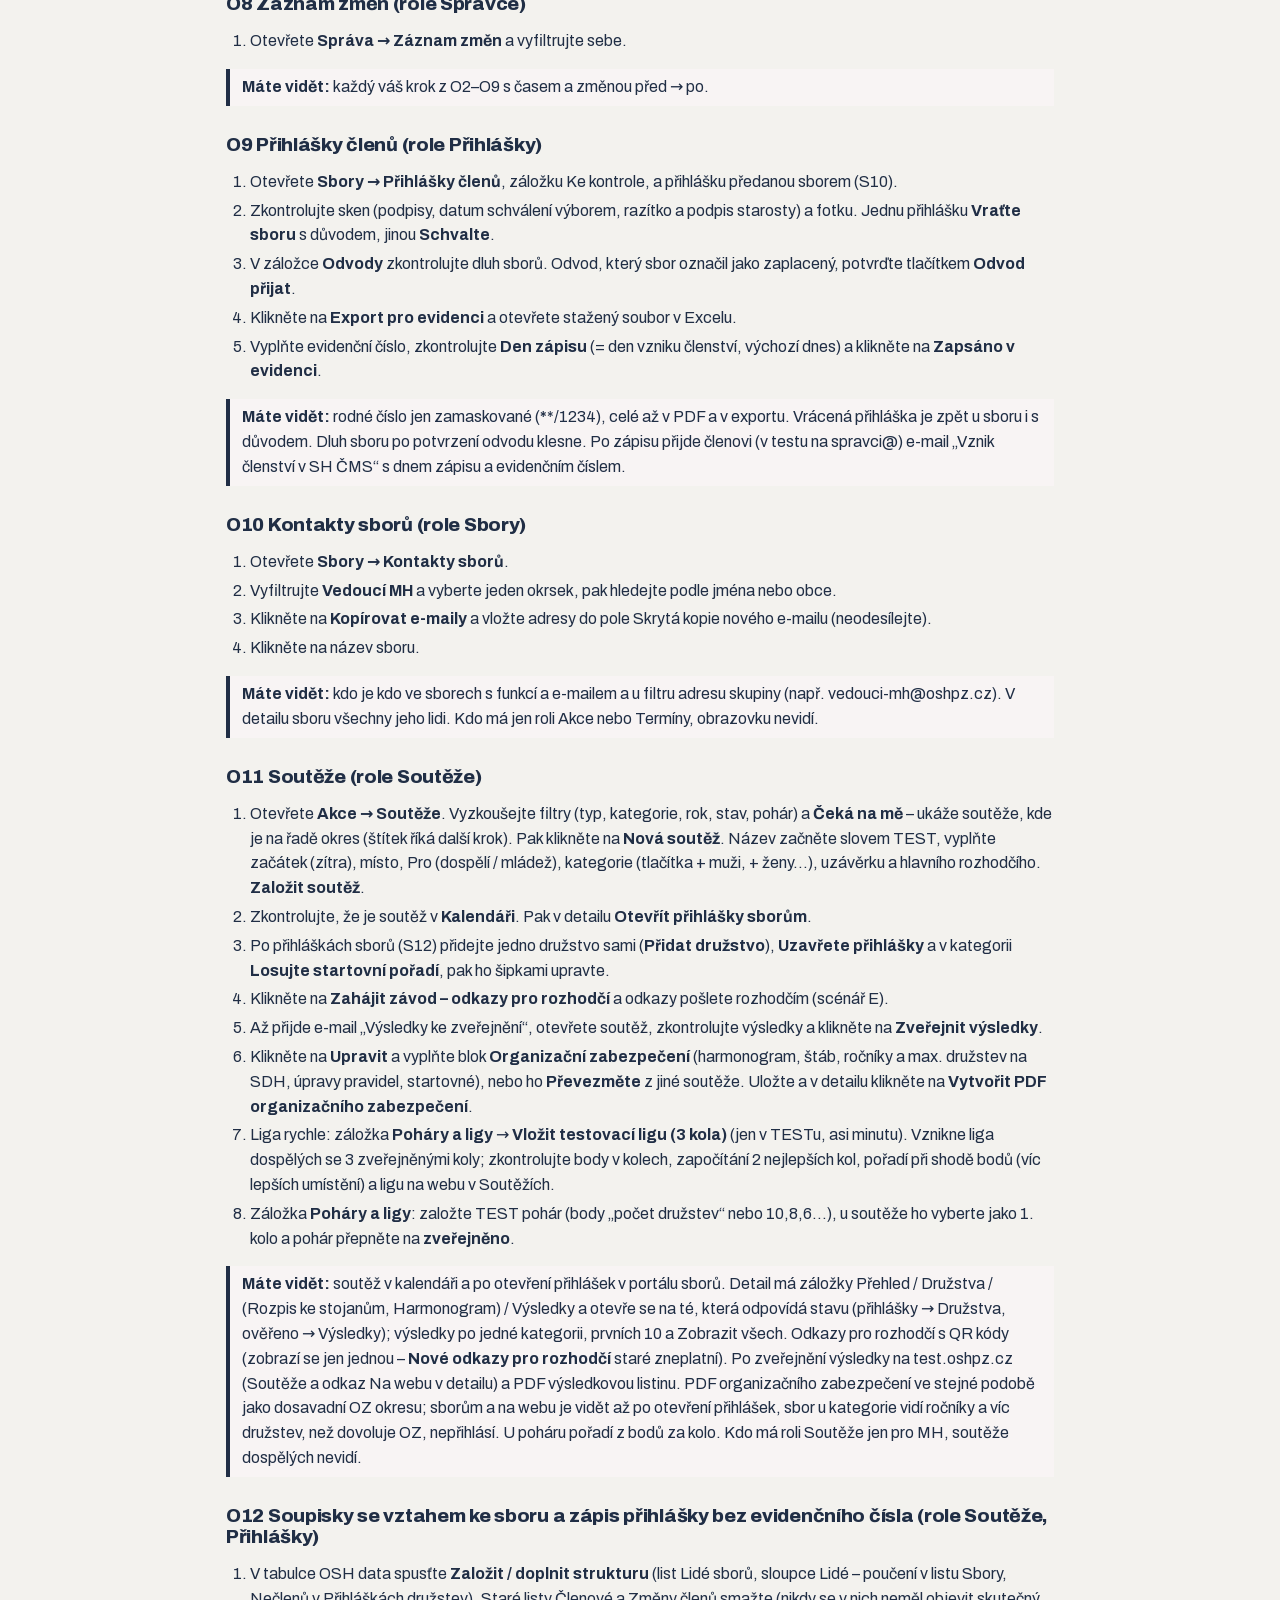
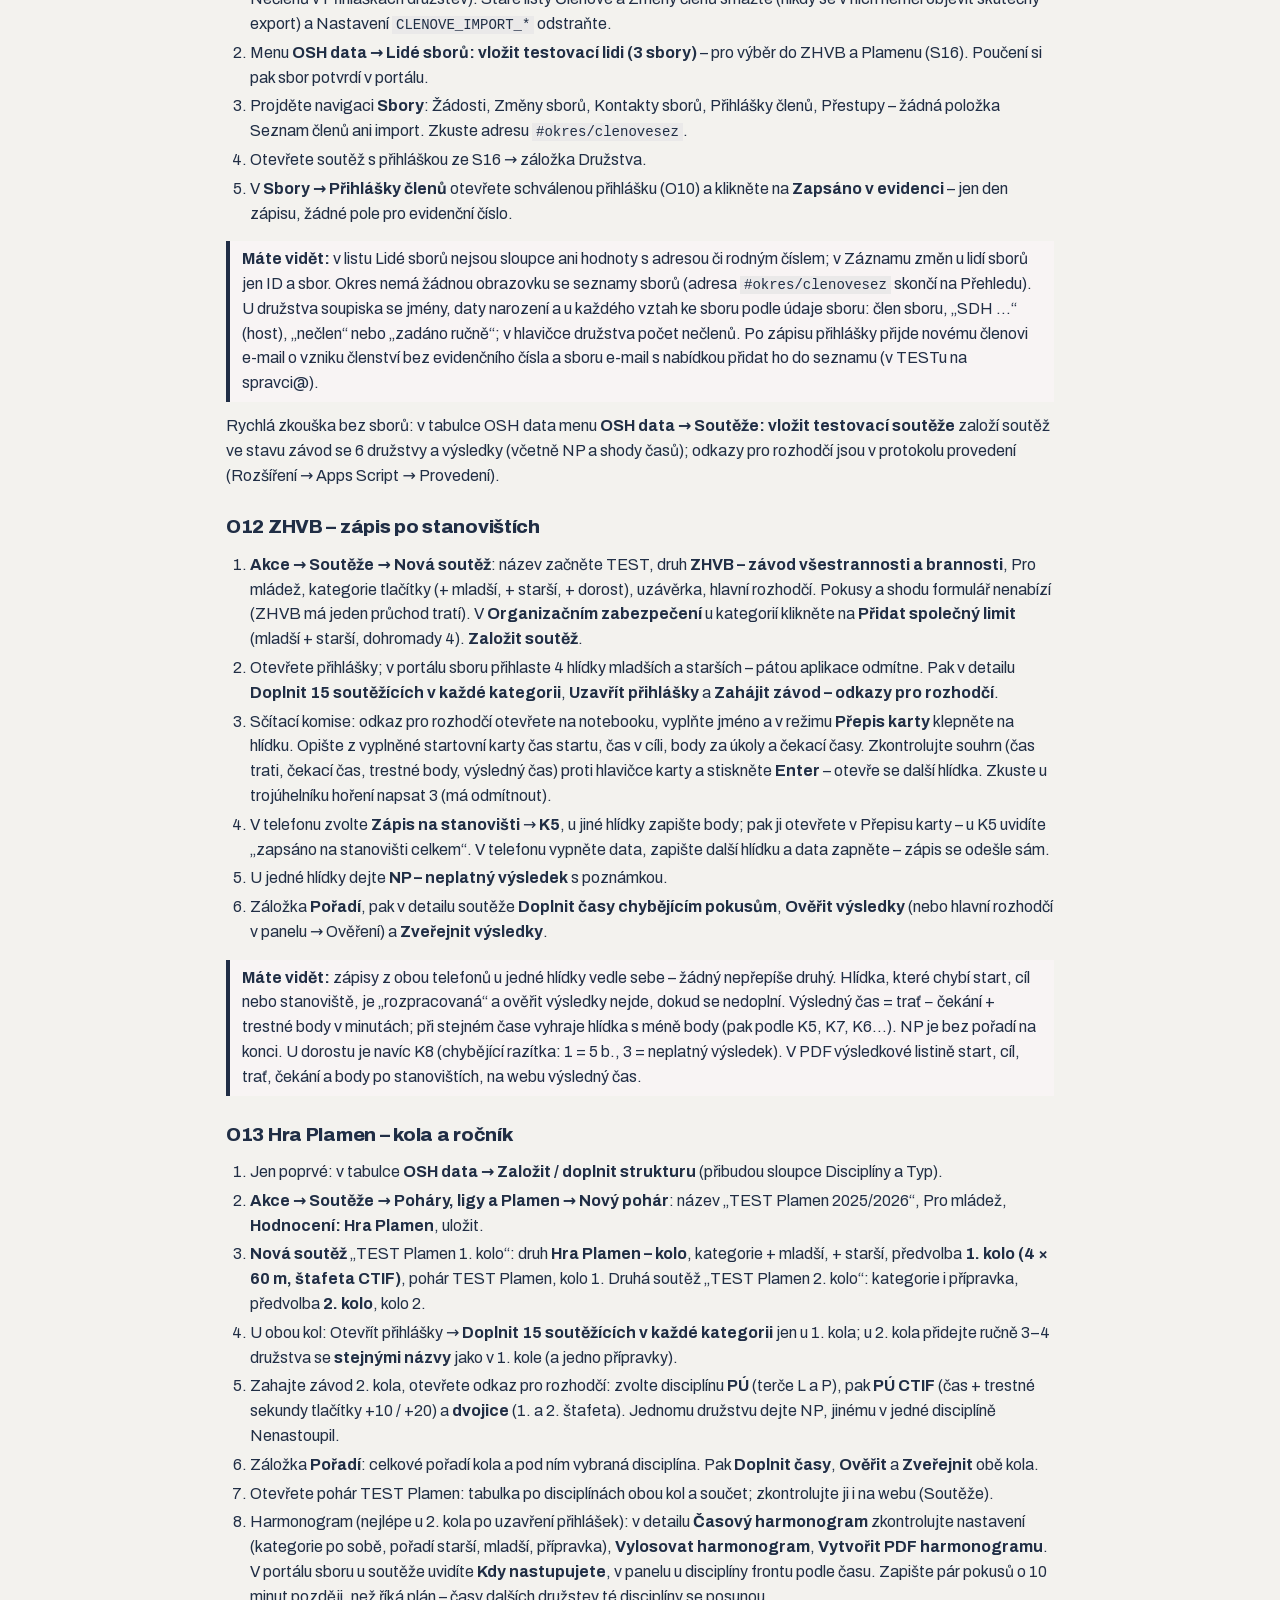
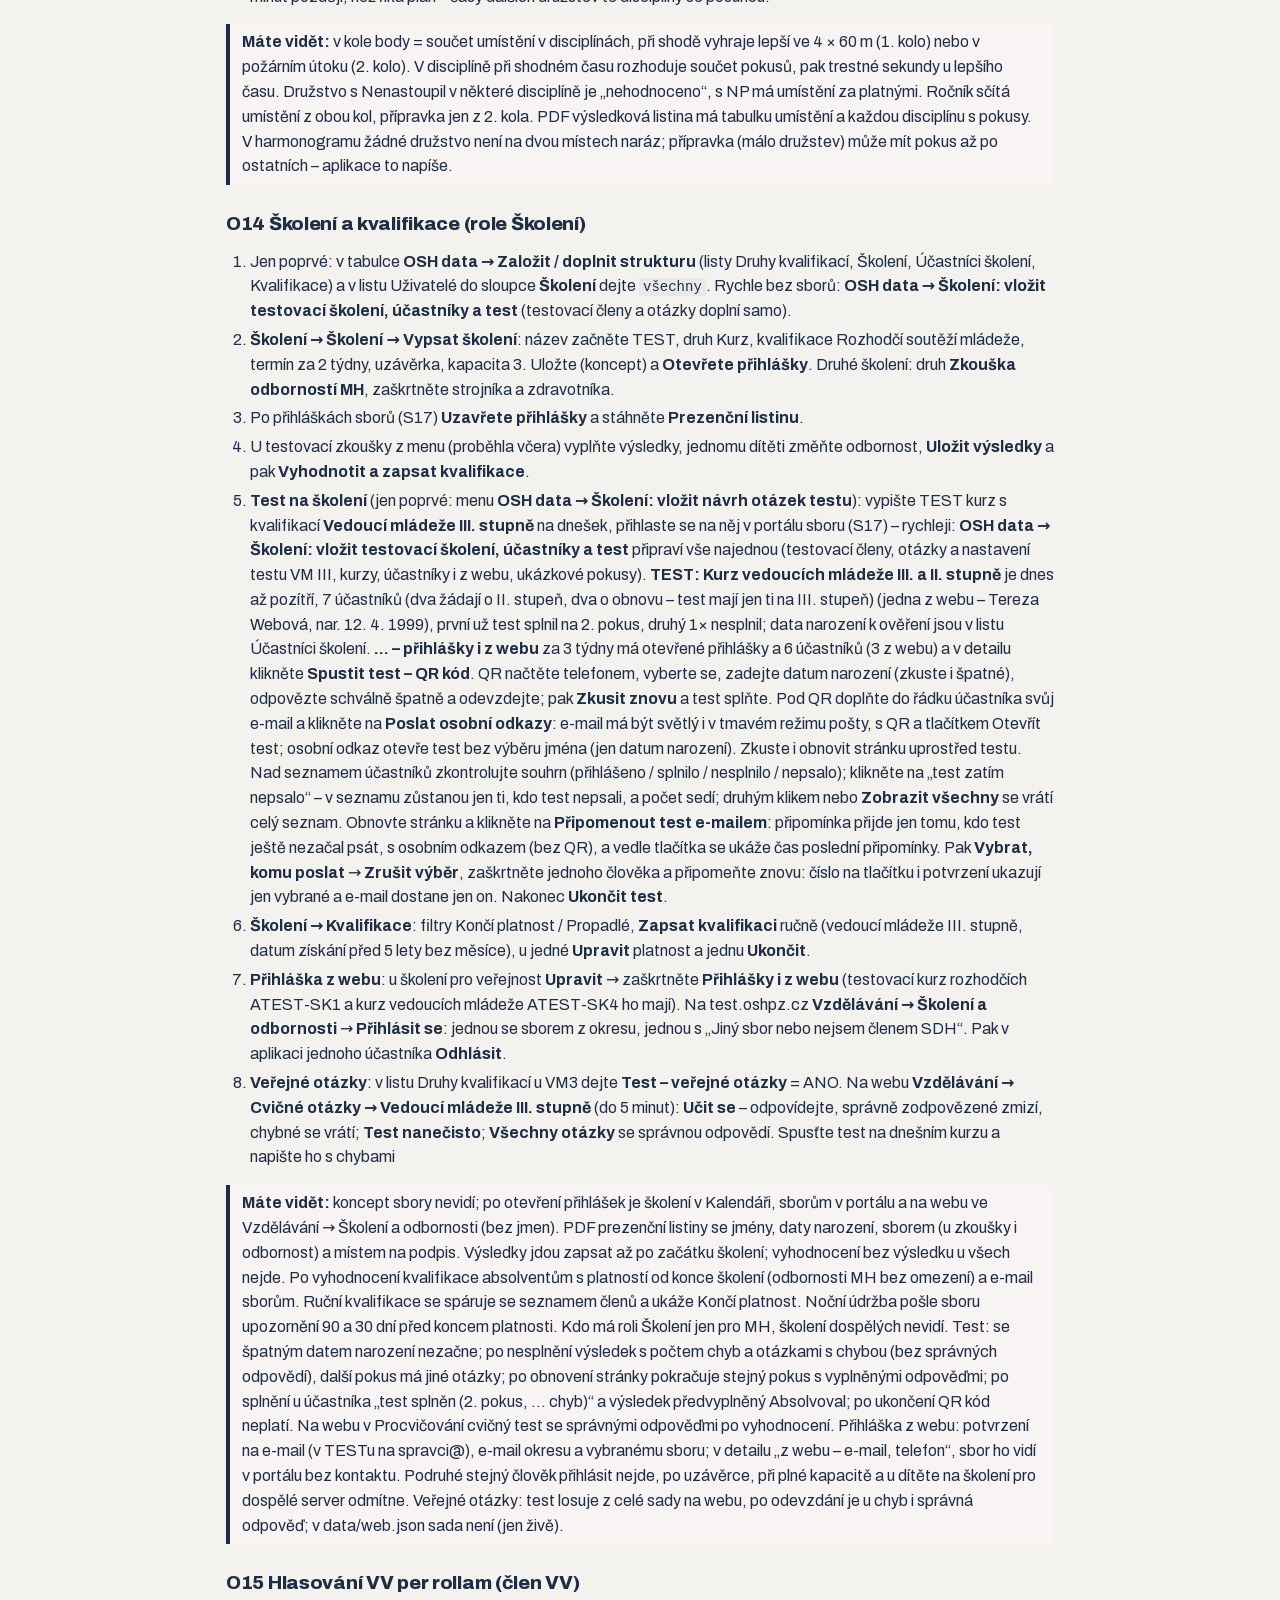
<file: docs/testovani.html>
<!DOCTYPE html>
<html lang="cs">
<head>
<meta charset="utf-8">
<meta name="viewport" content="width=device-width, initial-scale=1">
<meta name="robots" content="noindex, nofollow" data-prostredi="test"><!-- vkládá nasadit.sh jen v TESTu -->
<meta http-equiv="Content-Security-Policy" content="default-src 'self'; script-src 'none'; style-src 'self' 'unsafe-inline'; font-src 'self'; img-src 'self' data:; object-src 'none'; base-uri 'self'; form-action 'none'">
<title>Jak testovat Spojku – OSH Praha-západ</title>
<link rel="stylesheet" href="../_ds/modernist-b70630ca-c45c-4cbc-b3c7-10cd3a86c121/styles.css">
<style>
/* Testovací scénáře pro sbory a okres – jen testovací web (do ostrého se docs/ nekopíruje). Upravuje se přímo tady. */
:root { --cds-chart-axis: var(--color-neutral-600); --cds-chart-grid: var(--color-neutral-300); --cds-chart-reference-tint: var(--color-neutral-200);
  --cds-chart-categorical-1: #0079b8; --cds-text-primary: var(--color-text); --cds-text-secondary: var(--color-neutral-700); }
body { margin:0; background:var(--color-bg); color:var(--color-text); }
.obal { max-width:860px; margin:0 auto; padding:24px 16px 80px; }
.hlava { border-bottom:2px solid var(--color-text); padding-bottom:16px; margin-bottom:24px; }
.hlava a { color:var(--color-action); }
h1 { font-size:clamp(28px,6vw,40px); margin:8px 0; line-height:1.1; }
h2 { font-size:26px; margin:48px 0 12px; padding-top:12px; border-top:2px solid var(--color-text); }
h3 { font-size:19px; margin:28px 0 8px; }
p, li, td, th { font-size:16px; line-height:1.55; }
ol, ul { padding-left:24px; } li { margin:4px 0; }
a { color:var(--color-action); }
code { font-size:14px; background:var(--color-surface); padding:1px 4px; }
.vysledek { border-left:4px solid var(--color-action); padding:6px 12px; background:var(--color-neutral-100); }
.tab { overflow-x:auto; }
table { border-collapse:collapse; width:100%; }
th, td { text-align:left; vertical-align:top; padding:8px 10px; border-bottom:1px solid var(--color-divider); }
th { font-size:13px; text-transform:uppercase; letter-spacing:.04em; color:var(--color-neutral-700); border-bottom:2px solid var(--color-text); }
nav.obsah { border:2px solid var(--color-text); padding:12px 16px; margin:0 0 8px; }
nav.obsah ul { list-style:none; padding:0; margin:0; columns:2 260px; }
nav.obsah li { margin:2px 0; font-size:15px; } nav.obsah li.u2 { font-weight:700; margin-top:8px; }
figure.diagram { margin:24px 0; background:#fff; border:2px solid var(--color-divider); padding:12px; }
figure.diagram svg { width:100%; height:auto; display:block; font-family:var(--font-body); }
figcaption { font-size:13px; color:var(--color-neutral-700); margin-top:8px; }
.mala { font-size:14px; color:var(--color-neutral-700); }
</style>
</head>
<body>
<div class="obal">
<header class="hlava">
<div class="mala"><a href="../index.html">← Testovací web</a> · <a href="../Aplikace%20OSH.dc.html">Spojka</a></div>
<h1>Jak testovat Spojku</h1>
<p class="mala">Testovací scénáře pro sbory a okres · aktualizováno 21. 10. 2026 · chyby a dotazy na <a href="mailto:spravci@oshpz.cz">spravci@oshpz.cz</a></p>
</header>
<nav class="obsah" aria-label="Obsah"><ul><li class="u2"><a href="#uvod">Úvod</a></li><li class="u2"><a href="#kdo-testuje-a-co-k-tomu-potrebuje">Kdo testuje a co k tomu potřebuje</a></li><li class="u2"><a href="#scenare-pro-sbory">Scénáře pro sbory</a></li><li class="u3"><a href="#s1">S1 Přihlášení</a></li><li class="u3"><a href="#s2">S2 Přehled, kalendář a dokumenty</a></li><li class="u3"><a href="#s3">S3 Můj sbor – údaje sboru</a></li><li class="u3"><a href="#s4">S4 Můj sbor – lidé sboru</a></li><li class="u3"><a href="#s5">S5 Žádost o pořádání akce</a></li><li class="u3"><a href="#s6">S6 Úprava a zrušení žádosti</a></li><li class="u3"><a href="#s7">S7 Na telefonu</a></li><li class="u3"><a href="#s8">S8 Přihlášky členů – nastavení sboru</a></li><li class="u3"><a href="#s9">S9 Žádost o členství – posouzení</a></li><li class="u3"><a href="#s10">S10 Přijatá přihláška až po předání okresu</a></li><li class="u3"><a href="#s11">S11 Přihláška zadaná sborem</a></li><li class="u3"><a href="#s12">S12 Soutěže – přihláška družstva</a></li><li class="u3"><a href="#s13">S13 Vlastní soutěž sboru</a></li><li class="u3"><a href="#s14">S14 Zápůjčka vybavení bez akce</a></li><li class="u3"><a href="#s15">S15 Navigace na telefonu a víc sborů</a></li><li class="u3"><a href="#s16">S16 Lidé sboru a soupiska do soutěže</a></li><li><a href="#s17">S17 Školení a kvalifikace</a></li><li><a href="#s18">S18 Cvičné otázky ZHVB na webu</a></li><li><a href="#s19">S19 Hledání a kalendář do telefonu (web)</a></li><li><a href="#s20">S20 Nahlásit chybu</a></li><li class="u2"><a href="#scenare-pro-okres">Scénáře pro okres</a></li><li class="u3"><a href="#o1">O1 Přehled a zvonek</a></li><li class="u3"><a href="#o2">O2 Žádosti sborů (role Akce)</a></li><li class="u3"><a href="#o3">O3 Změny sborů (role Sbory)</a></li><li class="u3"><a href="#o4">O4 Kalendář (role Termíny)</a></li><li class="u3"><a href="#o5">O5 Dokumenty (role Dokumenty)</a></li><li class="u3"><a href="#o6">O6 Příspěvky (role Příspěvky)</a></li><li class="u3"><a href="#o7">O7 Majetek (role Majetek)</a></li><li class="u3"><a href="#o8">O8 Záznam změn (role Správce)</a></li><li class="u3"><a href="#o9">O9 Přihlášky členů (role Přihlášky)</a></li><li class="u3"><a href="#o10">O10 Kontakty sborů (role Sbory)</a></li><li class="u3"><a href="#o11">O11 Soutěže (role Soutěže)</a></li><li class="u3"><a href="#o12">O12 Soupisky se vztahem ke sboru a zápis přihlášky</a></li><li class="u3"><a href="#o12">O12 ZHVB – zápis po stanovištích</a></li><li class="u3"><a href="#o13">O13 Hra Plamen – kola a ročník</a></li><li class="u3"><a href="#o14">O14 Školení a kvalifikace (role Školení)</a></li><li class="u3"><a href="#o15">O15 Hlasování VV per rollam (člen VV)</a></li><li><a href="#o16">O16 Načítání a výpadek spojení</a></li><li class="u2"><a href="#spolecne-scenare-sboru-a-okresu">Společné scénáře sboru a okresu</a></li><li class="u3"><a href="#a">A Akce sboru od žádosti po web</a></li><li class="u3"><a href="#b">B Nový člověk ve sboru</a></li><li class="u3"><a href="#c">C Dokument jen pro sbory s mladými hasiči</a></li><li class="u3"><a href="#d">D Nový člen od žádosti na webu po zápis do evidence</a></li><li class="u3"><a href="#e">E Soutěž v požárním útoku – závodní panel bez signálu</a></li><li class="u3"><a href="#f">F Uzlová štafeta – závodní panel</a></li><li class="u3"><a href="#g">G Přestup člena do jiného sboru</a></li><li class="u2"><a href="#jak-hlasit-chyby">Jak hlásit chyby</a></li></ul></nav>
<h2 id="uvod">Úvod</h2>
<p>Prosíme sbory a členy okresu, aby vyzkoušeli Spojku, novou aplikaci OSH, na skutečných datech a nahlásili, co nefunguje nebo čemu nerozumí. Každý scénář má kroky a to, co se má stát; stačí projít ty, které odpovídají vaší roli.</p>
<ul><li><strong>Web:</strong> <a href="https://test.oshpz.cz">test.oshpz.cz</a></li><li><strong>Aplikace Spojka:</strong> <a href="https://test.oshpz.cz/Aplikace%20OSH.dc.html">test.oshpz.cz/Aplikace OSH</a> – přihlášení e-mailem, bez hesla. Na e-mail přijde šestimístný kód, platí 10 minut.</li><li><strong>E-maily během testu:</strong> přihlašovací kód chodí přímo vám. Ostatní upozornění (nová žádost, schválení, připomínky termínů, e-maily uchazečům o členství) jdou zatím jen správcům okresu, vám nepřijdou.</li><li><strong>Skutečná data:</strong> pracujte se skutečnými akcemi, lidmi a údaji sboru. Co jen zkoušíte (žádost o akci, která nebude, zkušební příspěvek, zkušební dokument, zkušební přihláška), pojmenujte na začátku slovem <strong>TEST</strong> – po testu to smažeme.</li><li><strong>Pozor, změny lidí ve sboru jsou ostré:</strong> schválený nový člověk se opravdu přidá do skupiny sboru, bude dostávat e-maily okresu a může se přihlásit.</li><li><strong>Netestujte moduly s lištou „Ukázka“:</strong> Soutěže (okres) a Přihlášky a Výsledky soutěží (sbor) jsou zatím jen ukázka s vymyšlenými daty a nic neukládají. Přihlášky členů už fungují naostro – scénáře S8–S11, O9 a D.</li></ul>
<h2 id="kdo-testuje-a-co-k-tomu-potrebuje">Kdo testuje a co k tomu potřebuje</h2>
<p>Do aplikace se dostane jen ten, koho okres zná: sbory podle formuláře kontaktů, okres podle přidělené role. Kdo se nepřihlásí nebo nevidí své obrazovky, napište na <a href="mailto:spravci@oshpz.cz">spravci@oshpz.cz</a>.</p>
<div class="tab"><table><thead><tr><th>Kdo</th><th>Co musí mít</th><th>Scénáře</th></tr></thead><tbody><tr><td>Člen výboru sboru</td><td>e-mail uvedený ve formuláři kontaktů sboru a převzatý okresem</td><td>S1–S16, G</td></tr><tr><td>Okres – role Akce</td><td>řádek v seznamu uživatelů s rolí Akce</td><td>O1, O2</td></tr><tr><td>Okres – role Sbory</td><td>role Sbory</td><td>O1, O3, O10</td></tr><tr><td>Okres – role Termíny</td><td>role Termíny</td><td>O1, O4</td></tr><tr><td>Okres – role Dokumenty</td><td>role Dokumenty a přístup ke složkám orgánů na sdíleném disku</td><td>O1, O5</td></tr><tr><td>Okres – role Příspěvky</td><td>role Příspěvky (navrhnout, nebo zveřejnit)</td><td>O1, O6</td></tr><tr><td>Okres – role Majetek</td><td>role Majetek</td><td>O1, O7</td></tr><tr><td>Okres – role Přihlášky</td><td>role Přihlášky</td><td>O1, O9, G</td></tr><tr><td>Okres – role Soutěže</td><td>role Soutěže (všechny, MH, nebo dospělí)</td><td>O1, O11, E, F</td></tr><tr><td>Rozhodčí</td><td>nic – jen odkaz od okresu (bez přihlášení), telefon</td><td>E, F</td></tr><tr><td>Správce</td><td>role Správce (smí vše)</td><td>O1–O12, společné scénáře A–G</td></tr></tbody></table></div>
<p>Kdo je zároveň členem sboru i okresu, přepíná mezi nimi tlačítky nahoře (Okres / SDH …).</p>
<h2 id="scenare-pro-sbory">Scénáře pro sbory</h2>
<p>Jedenáct krátkých scénářů, dohromady asi hodina. S8–S11 jsou přihlášky nových členů. U každého je postup a pod ním, co máte vidět.</p>
<h3 id="s1">S1 Přihlášení</h3>
<ol><li>Otevřete aplikaci, zadejte svůj e-mail a klikněte na <strong>Poslat kód</strong>.</li><li>Zadejte kód z e-mailu a klikněte na <strong>Přihlásit</strong>.</li><li>Zkuste schválně špatný kód a pak se <strong>Odhlaste</strong> a přihlaste znovu.</li></ol>
<p class="vysledek"><strong>Máte vidět:</strong> přehled s názvem vašeho sboru. U špatného kódu srozumitelnou hlášku. Přihlášení trvá nejvýš desítky sekund – kdyby déle, napište nám, jak dlouho.</p>
<h3 id="s2">S2 Přehled, kalendář a dokumenty</h3>
<ol><li>Na <strong>Přehledu</strong> se nahoře podívejte na <strong>Co máte udělat</strong> (když něco čeká, kliknutím se dostanete rovnou tam; jinak je tam „Teď po vás nic nepotřebujeme“). Pak projděte nejbližší akce, nové dokumenty a zprávy okresu.</li><li>Otevřete <strong>Kalendář</strong> a <strong>Dokumenty</strong>, vyberte orgán (např. VV) a otevřete jeden zápis.</li><li>Klikněte na zvonek vpravo nahoře.</li></ol>
<p class="vysledek"><strong>Máte vidět:</strong> termíny okresu (vyznamenání 31. 10., hlášení o činnosti 31. 1., příspěvky 28. 2.), dokumenty seřazené podle data jednání, u položek štítek, pro koho jsou. Zápis se otevře bez žádosti o přístup.</p>
<h3 id="s3">S3 Můj sbor – údaje sboru</h3>
<ol><li>Otevřete <strong>Můj sbor</strong> a zkontrolujte údaje (mladí hasiči, JSDH, soutěžní družstvo, IČO, web, číslo účtu).</li><li>Co nesedí nebo chybí, opravte přes <strong>Navrhnout změnu údajů</strong> a odešlete.</li><li>Zkuste nevyřízenou změnu zrušit a podat znovu.</li></ol>
<p class="vysledek"><strong>Máte vidět:</strong> změnu ve stavu „Čeká na schválení“. Po schválení okresem se údaj změní v aplikaci i na stránce sboru na webu (web sboru, IČO).</p>
<h3 id="s4">S4 Můj sbor – lidé sboru</h3>
<ol><li>V <strong>Můj sbor</strong> zkontrolujte seznam lidí a jejich funkce.</li><li>Chybí-li někdo z výboru, přidejte ho přes <strong>+ Přidat člověka</strong> (jméno, funkce, e-mail) a odešlete. Jen skutečné lidi – změna je ostrá.</li><li>U někoho upravte funkci.</li></ol>
<p class="vysledek"><strong>Máte vidět:</strong> žádost o změnu čeká na okres. Po schválení je člověk v seznamu a může se sám přihlásit (S1).</p>
<h3 id="s5">S5 Žádost o pořádání akce</h3>
<ol><li>Otevřete <strong>Žádosti</strong> a klikněte na <strong>Nová žádost</strong>.</li><li>Vyplňte typ, název (zkouška = začít slovem TEST), datum, místo, pro koho akce je, kontakt a popis.</li><li>Vyberte vybavení okresu, které chcete zapůjčit, a přiložte PDF nebo fotku (do 10 MB).</li><li>Klikněte na <strong>Odeslat</strong>.</li></ol>
<p class="vysledek"><strong>Máte vidět:</strong> žádost ve stavu „podáno“ i s přílohou. U obsazeného vybavení hlášku o kolizi termínu (bez jména jiného sboru).</p>
<h3 id="s6">S6 Úprava a zrušení žádosti</h3>
<ol><li>Otevřete podanou žádost, něco změňte a uložte.</li><li>Když vám ji okres vrátí k doplnění, doplňte ji podle poznámky a odešlete znovu.</li><li>Zkoušku (TEST) nakonec <strong>Zrušte</strong>.</li></ol>
<p class="vysledek"><strong>Máte vidět:</strong> úpravu jde uložit, jen dokud okres žádost nevyřídil. Poznámka okresu je u žádosti vidět.</p>
<h3 id="s7">S7 Na telefonu</h3>
<ol><li>Projděte S1 a S2 na mobilu.</li></ol>
<p class="vysledek"><strong>Máte vidět:</strong> vše čitelné bez zvětšování, nic neujíždí do strany, tlačítka jdou pohodlně trefit prstem. Napište nám, jaký máte telefon a prohlížeč.</p>
<figure class="diagram"><svg viewBox="0 0 760 728" role="img" aria-label="Přihláška nového člena: uchazeč, sbor, okres" font-size="13"><defs><marker id="prh-arrow" viewBox="0 0 10 10" refX="9" refY="5" markerWidth="6" markerHeight="6" orient="auto-start-reverse"><path d="M0 0L10 5L0 10z" fill="var(--cds-chart-axis)"></path></marker></defs><text x="24" y="30" font-size="15" font-weight="600" fill="var(--cds-text-primary)">Od žádosti na webu po zápis do evidence: uchazeč, sbor, okres</text><g><rect x="24" y="48" width="224" height="28" rx="8" fill="var(--cds-chart-reference-tint)"></rect><rect x="268" y="48" width="224" height="28" rx="8" fill="var(--cds-chart-reference-tint)"></rect><rect x="512" y="48" width="224" height="28" rx="8" fill="var(--cds-chart-reference-tint)"></rect><line x1="258" y1="48" x2="258" y2="712" stroke="var(--cds-chart-grid)"></line><line x1="502" y1="48" x2="502" y2="712" stroke="var(--cds-chart-grid)"></line></g><text x="136" y="67" text-anchor="middle" font-weight="600" fill="var(--cds-text-primary)">Uchazeč (web, odkaz)</text><text x="380" y="67" text-anchor="middle" font-weight="600" fill="var(--cds-text-primary)">Sbor (portál)</text><text x="624" y="67" text-anchor="middle" font-weight="600" fill="var(--cds-text-primary)">Okres (správa okresu)</text><g fill="none" stroke="var(--cds-chart-axis)" stroke-width="1.25"><path d="M236 124H380V184" marker-end="url(#prh-arrow)"></path><path d="M280 210H236" marker-end="url(#prh-arrow)"></path><path d="M236 232H280" marker-end="url(#prh-arrow)"></path><path d="M330 256V300H236" marker-end="url(#prh-arrow)"></path><path d="M430 256V392H236" marker-end="url(#prh-arrow)"></path><path d="M136 428V484H280" marker-end="url(#prh-arrow)"></path><path d="M480 484H624V544" marker-end="url(#prh-arrow)"></path><path d="M524 586H380V520" marker-end="url(#prh-arrow)"></path><path d="M624 600V632" marker-end="url(#prh-arrow)"></path><path d="M524 668H236" marker-end="url(#prh-arrow)"></path></g><g><rect x="36" y="96" width="200" height="56" rx="8" fill="none" fill-opacity="1" stroke="var(--cds-chart-axis)" stroke-width="1.25" stroke-dasharray="none"></rect><text x="136" y="120" text-anchor="middle" font-weight="600" fill="var(--cds-text-primary)">Podá žádost na webu</text><text x="136" y="138" text-anchor="middle" font-size="11.5" fill="var(--cds-text-secondary)">kategorie, dopis, fotka</text></g><g><rect x="280" y="184" width="200" height="72" rx="8" fill="none" fill-opacity="1" stroke="var(--cds-chart-axis)" stroke-width="1.25" stroke-dasharray="none"></rect><text x="380" y="208" text-anchor="middle" font-weight="600" fill="var(--cds-text-primary)">Posoudí žádost</text><text x="380" y="226" text-anchor="middle" font-size="11.5" fill="var(--cds-text-secondary)">výbor sboru</text><text x="380" y="242" text-anchor="middle" font-size="11.5" fill="var(--cds-text-secondary)">sportovec, datum výboru</text></g><g><rect x="36" y="192" width="200" height="56" rx="8" fill="none" fill-opacity="1" stroke="var(--cds-chart-axis)" stroke-width="1.25" stroke-dasharray="none"></rect><text x="136" y="216" text-anchor="middle" font-weight="600" fill="var(--cds-text-primary)">Doplní žádost</text><text x="136" y="234" text-anchor="middle" font-size="11.5" fill="var(--cds-text-secondary)">přes odkaz z e-mailu</text></g><g><rect x="36" y="272" width="200" height="56" rx="8" fill="none" fill-opacity="1" stroke="var(--cds-chart-axis)" stroke-width="1.25" stroke-dasharray="5 4"></rect><text x="136" y="296" text-anchor="middle" font-weight="600" fill="var(--cds-text-primary)">Žádost nepřijata</text><text x="136" y="314" text-anchor="middle" font-size="11.5" fill="var(--cds-text-secondary)">e-mail s důvodem</text></g><g><rect x="36" y="356" width="200" height="72" rx="8" fill="none" fill-opacity="1" stroke="var(--cds-chart-axis)" stroke-width="1.25" stroke-dasharray="none"></rect><text x="136" y="380" text-anchor="middle" font-weight="600" fill="var(--cds-text-primary)">Zaplatí a podepíše</text><text x="136" y="398" text-anchor="middle" font-size="11.5" fill="var(--cds-text-secondary)">QR platba, PDF k podpisu</text><text x="136" y="414" text-anchor="middle" font-size="11.5" fill="var(--cds-text-secondary)">sken nahraje, nebo přinese</text></g><g><rect x="280" y="448" width="200" height="72" rx="8" fill="none" fill-opacity="1" stroke="var(--cds-chart-axis)" stroke-width="1.25" stroke-dasharray="none"></rect><text x="380" y="472" text-anchor="middle" font-weight="600" fill="var(--cds-text-primary)">Předá okresu</text><text x="380" y="490" text-anchor="middle" font-size="11.5" fill="var(--cds-text-secondary)">Zaplaceno, sken s razítkem</text><text x="380" y="506" text-anchor="middle" font-size="11.5" fill="var(--cds-text-secondary)">fotka, odvod okresu</text></g><g><rect x="524" y="544" width="200" height="56" rx="8" fill="none" fill-opacity="1" stroke="var(--cds-chart-axis)" stroke-width="1.25" stroke-dasharray="none"></rect><text x="624" y="568" text-anchor="middle" font-weight="600" fill="var(--cds-text-primary)">Zkontroluje přihlášku</text><text x="624" y="586" text-anchor="middle" font-size="11.5" fill="var(--cds-text-secondary)">sken, podpisy, fotka</text></g><g><rect x="524" y="632" width="200" height="72" rx="8" fill="var(--cds-chart-categorical-1)" fill-opacity="0.12" stroke="var(--cds-chart-categorical-1)" stroke-width="2" stroke-dasharray="none"></rect><text x="624" y="656" text-anchor="middle" font-weight="600" fill="var(--cds-text-primary)">Zapíše do evidence</text><text x="624" y="674" text-anchor="middle" font-size="11.5" fill="var(--cds-text-primary)">schválí, odvod přijat,</text><text x="624" y="690" text-anchor="middle" font-size="11.5" fill="var(--cds-text-primary)">evidenční číslo SH ČMS</text></g><g><rect x="36" y="640" width="200" height="56" rx="8" fill="none" fill-opacity="1" stroke="var(--cds-chart-axis)" stroke-width="1.25" stroke-dasharray="none"></rect><text x="136" y="664" text-anchor="middle" font-weight="600" fill="var(--cds-text-primary)">Je členem SH ČMS</text><text x="136" y="682" text-anchor="middle" font-size="11.5" fill="var(--cds-text-secondary)">stav vidí na svém odkazu</text></g><text x="258" y="202" text-anchor="middle" font-size="11.5" fill="var(--cds-text-secondary)">doplnit</text><text x="258" y="248" text-anchor="middle" font-size="11.5" fill="var(--cds-text-secondary)">znovu</text><text x="338" y="284" font-size="11.5" fill="var(--cds-text-secondary)">nepřijmout</text><text x="438" y="330" font-size="11.5" fill="var(--cds-text-secondary)">přijmout</text><text x="144" y="456" font-size="11.5" fill="var(--cds-text-secondary)">podepsaná přihláška</text><text x="452" y="578" text-anchor="middle" font-size="11.5" fill="var(--cds-text-secondary)">vrátit s důvodem</text><text x="632" y="620" font-size="11.5" fill="var(--cds-text-secondary)">schválit</text><text x="380" y="660" text-anchor="middle" font-size="11.5" fill="var(--cds-text-secondary)">e-mail uchazeči</text></svg><figcaption>Přihláška nového člena: kdo dělá který krok</figcaption></figure>
<p>Žádost podává uchazeč na webu, o přijetí rozhoduje výbor sboru. Po přijetí uchazeč zaplatí a podepíše přihlášku, sbor ji doplní a předá okresu a okres člena zapíše do evidence. Scénáře S8–S11, O9 a D procházejí právě tyto kroky.</p>
<h3 id="s8">S8 Přihlášky členů – nastavení sboru</h3>
<ol><li>Otevřete <strong>Přihlášky členů</strong> a klikněte na <strong>Nastavení přihlášek</strong>.</li><li>Zkontrolujte registrační číslo sboru, vyplňte členský příspěvek pro dospělé a mladé hasiče a zaškrtněte, koho evidovat jako sportovce (zvlášť mladí hasiči a dospělí). Klikněte na <strong>Uložit nastavení</strong>.</li><li>Klikněte na <strong>Kopírovat odkaz</strong> a odkaz otevřete v prohlížeči.</li></ol>
<p class="vysledek"><strong>Máte vidět:</strong> formulář přihlášky do vašeho sboru na webu, do 5 minut s vaším příspěvkem. Bez registračního čísla sbor přihlášky nepřijímá – napište nám.</p>
<h3 id="s9">S9 Žádost o členství – posouzení</h3>
<p>Nejdřív podejte dvě zkušební žádosti přes odkaz ze S8 (scénář D, krok 1), nebo počkejte na skutečnou.</p>
<ol><li>V <strong>Přihlášky členů</strong> najděte žádost se štítkem „Žádost – posoudit“. Přečtěte motivační dopis a klikněte na <strong>Zobrazit fotku</strong>.</li><li>Klikněte na <strong>Posoudit žádost</strong> a pak na <strong>Vyžádat doplnění</strong> – nejdřív bez poznámky, potom s poznámkou.</li><li>Až uchazeč žádost doplní: <strong>Posoudit žádost</strong>, zkontrolujte předvyplněného sportovce a datum schválení výborem, klikněte na <strong>Přijmout</strong>.</li><li>Druhou zkušební žádost <strong>Nepřijměte</strong> s důvodem.</li></ol>
<p class="vysledek"><strong>Máte vidět:</strong> bez poznámky vás aplikace u doplnění ani nepřijetí nepustí dál. Před přijetím nevidíte rodné číslo ani adresu (PDF). V testu se po rozhodnutí ukáže i odkaz na stránku uchazeče, protože e-mail uchazeči zatím nechodí.</p>
<h3 id="s10">S10 Přijatá přihláška až po předání okresu</h3>
<ol><li>U přijaté přihlášky klikněte na <strong>QR platba</strong> (člen platí sboru). QR naskenujte v bankovní aplikaci, ale neplaťte – jen zkontrolujte účet, částku a variabilní symbol. Pak klikněte na <strong>Zaplaceno</strong>.</li><li>Klikněte na <strong>Stáhnout PDF</strong>. Pokud uchazeč nahrál podepsanou přihlášku, stáhněte ji tlačítkem <strong>Podepsaná od uchazeče</strong>.</li><li>Doplňte razítko a podpis starosty a klikněte na <strong>Nahrát sken</strong>. Fotka je od uchazeče, případně ji <strong>Vyměňte</strong>.</li><li>Klikněte na <strong>Odvod okresu</strong>, zkontrolujte QR (200 Kč) a klikněte na <strong>Zaplaceno okresu</strong>. U jiné přihlášky zkuste předat bez odvodu.</li><li>Klikněte na <strong>Předat okresu</strong>.</li></ol>
<p class="vysledek"><strong>Máte vidět:</strong> v PDF je natištěný sportovec a datum schválení výborem. Fáze nad kartou se posouvají. Bez platby, skenu a fotky předat nejde. Nezaplacený odvod po předání svítí jako „Odvod nezaplacen“ a nahoře jako dluh sboru.</p>
<h3 id="s11">S11 Přihláška zadaná sborem</h3>
<ol><li>Klikněte na <strong>Nová přihláška</strong> a vyberte <strong>Dospělý</strong> nebo <strong>Mladý hasič</strong>.</li><li>Vyplňte údaje. Zkouška: jméno začněte slovem TEST a rodné číslo použijte smyšlené ve správném tvaru – dospělý 780123/3540, dítě 145814/1234.</li><li>Schválně zkuste kategorii, která nesedí s věkem.</li><li>Vyplňte datum schválení výborem, klikněte na <strong>Uložit přihlášku a připravit PDF</strong> a PDF stáhněte.</li></ol>
<p class="vysledek"><strong>Máte vidět:</strong> u nesedící kategorie hlášku s věkem podle rodného čísla. Uložená přihláška je rovnou „Přijato sborem“ a pokračuje jako v S10. Zkoušku nakonec <strong>Zrušte</strong>.</p>
<h3 id="s12">S12 Soutěže – přihláška družstva</h3>
<ol><li>Otevřete záložku <strong>Soutěže</strong>. Vyzkoušejte filtry (typ, kategorie, družstva / jednotlivci, rok, Jen naše) – po kliknutí do detailu a <strong>Zpět</strong> v prohlížeči zůstanou nastavené. Otevřete soutěž s otevřenými přihláškami (okres ji připraví v O11).</li><li>V záložce <strong>Naše družstva</strong> klikněte na <strong>Přihlásit družstvo nebo závodníka</strong>, vyberte kategorii, název družstva nechte nebo upravte (víc družstev odlište A, B…) a klikněte na <strong>Přihlásit</strong>. U kategorie „… – jednotlivci“ (uzlová štafeta) vyplňte jméno a příjmení závodníka.</li><li>Zkuste přihlásit druhé družstvo se stejným názvem ve stejné kategorii.</li><li>Jedno družstvo <strong>Odhlaste</strong>.</li><li>Po uzávěrce (okres přihlášky uzavře) otevřete <strong>Startovní pořadí</strong>.</li></ol>
<p class="vysledek"><strong>Máte vidět:</strong> v seznamu jen soutěže s otevřenými přihláškami (mládež jen u sboru s MH), soutěže, kde máte družstvo, a vaše pořádané; nahoře odkaz na všechny soutěže na webu. U soutěže štítek Přihlášeno 1 družstvo, v detailu družstvo v Naše družstva a v Informacích počet přihlášených v kategoriích (a QR platbu startovného, když ho soutěž má). Stejný název hlášku „už je přihlášené“. Po uzávěrce už odhlásit ani přihlásit nejde a detail se otevře na Startovním pořadí (vaše družstva tučně a podbarvená, vždy jedna kategorie). Po zveřejnění se otevře na Výsledcích – prvních 10 řádků a vaše družstva, tlačítko Zobrazit všech; v seznamu štítek Výsledky – N. místo.</p>
<h3 id="s13">S13 Vlastní soutěž sboru</h3>
<ol><li>V <strong>Žádostech</strong> podejte žádost o pořádání soutěže (Typ pořádání soutěže, název začněte slovem TEST). Okres ji schválí (O2).</li><li>V záložce <strong>Soutěže</strong> klikněte u své soutěže na <strong>Spravovat soutěž</strong>, pak <strong>Upravit</strong>: doplňte kategorie, uzávěrku, hlavního rozhodčího a organizační zabezpečení a uložte.</li><li>V detailu <strong>Vytvořte PDF organizačního zabezpečení</strong> a <strong>Otevřete přihlášky sborům</strong>.</li><li>Přidejte hosta mimo okres: <strong>Přidat družstvo → Host mimo okres</strong>.</li><li>Uzavřete přihlášky, vylosujte startovku a <strong>Zahajte závod</strong> – odkazy pro rozhodčí použijte jako ve scénáři E.</li><li>Až hlavní rozhodčí výsledky ověří, klikněte na <strong>Zveřejnit výsledky</strong>.</li></ol>
<p class="vysledek"><strong>Máte vidět:</strong> po schválení žádosti upozornění „Vaše soutěž je schválená“. Název, termín a místo měnit nejde (jsou ze žádosti). Soutěž vidí ostatní sbory až po otevření přihlášek. E-mail o ověření výsledků přijde na skupinu sboru (v testu na spravci@), po zveřejnění jsou výsledky na webu a okres dostane e-mail.</p>
<h3 id="s14">S14 Zápůjčka vybavení bez akce</h3>
<ol><li>Otevřete <strong>Vybavení</strong> a klikněte na <strong>Půjčit vybavení</strong>.</li><li>Vyplňte termín – u každé věci se ukáže, jestli je volná. Vyberte věci, napište k čemu je potřebujete a <strong>Odeslat žádost</strong>.</li><li>Po potvrzení okresem (O7) si zkuste žádost zrušit, nebo počkejte na předání.</li></ol>
<p class="vysledek"><strong>Máte vidět:</strong> zápůjčku ve Vašich zápůjčkách se stavem Čeká na okres, po potvrzení Potvrzeno a e-mail. Obsazené věci vybrat nejde, u žádané jiným sborem upozornění. Vybavení k akcím je v seznamu taky, mění se ale v žádosti o pořádání.</p>
<h3 id="s15">S15 Navigace na telefonu a víc sborů</h3>
<ol><li>Na počítači projděte skupiny v modrém pruhu (Přehled, Akce, Členové, Sbor, Vybavení) a jejich položky v bílém pruhu pod ním. Otevřete <strong>Členové → Přestupy</strong>, pak <strong>Akce</strong> a znovu <strong>Členové</strong>.</li><li>Na telefonu použijte spodní lištu; ve <strong>Více</strong> najdete Můj sbor, Dokumenty a Odhlásit se. Tlačítkem Zpět v prohlížeči se vraťte o několik kroků.</li><li>Pokud spravujete víc sborů, přepněte sbor v hlavičce (na telefonu výběr u názvu sboru, na počítači v tmavé liště nahoře).</li></ol>
<p class="vysledek"><strong>Máte vidět:</strong> kliknutí na skupinu otevře naposledy použitou položku (Členové → Přestupy). U skupiny číslo = součet věcí k vyřízení v jejích položkách. Lišta nic nezakrývá, stránka se nikam neposouvá do stran, Zpět vrací i mezi skupinami.</p>
<h3 id="s16">S16 Lidé sboru a soupiska do soutěže</h3>
<ol><li>Otevřete <strong>Členové → Lidé sboru</strong>. Přečtěte poučení a klikněte na <strong>Rozumím, seznam vede náš sbor</strong>. Pak zkuste odkaz <strong>Co to znamená</strong>.</li><li><strong>Přidat člověka</strong>: zadejte dítě (člen sboru), dospělého a jednoho <strong>člena jiného SDH</strong> s názvem sboru. Zkuste uložit bez pohlaví a znovu stejného člověka (má se odmítnout).</li><li>Pokud máte v sekci <strong>K převzetí</strong> někoho ze zapsané přihlášky (D) nebo provedeného přestupu (G), klikněte na <strong>Přidat do seznamu</strong> a doplňte pohlaví. U jiného kandidáta zkuste <strong>Nepřidávat</strong>.</li><li>Zkuste hledání, záložky Mladí hasiči / Dorost / Dospělí / Hosté a nečleni a filtr vztahu. Jednoho člověka <strong>Upravte</strong> (datum narození), jiného <strong>Smažte ze seznamu</strong>.</li><li>V <strong>Akce → Soutěže</strong> otevřete soutěž ZHVB nebo Hry Plamen s otevřenými přihláškami (v TESTu si ji založí okres, O11), záložka <strong>Naše družstva → Přihlásit družstvo nebo závodníka</strong>. Vyberte kategorii mladší a přidejte lidi ze seznamu včetně hosta z jiného SDH. Zkuste i někoho, kdo je na kategorii moc starý.</li><li>Přidejte jednoho člověka ručně (<strong>Není v seznamu – zadat ručně</strong>) a přihlaste. Otevřete <strong>Přihlášky k tisku (PDF)</strong>, vyplňte vedoucího a stáhněte PDF; pak u družstva <strong>Soupiska</strong> – zkuste ji upravit.</li><li>Přihlaste druhé družstvo stejné kategorie a zkuste do něj dát člena z prvního. Vraťte se do Lidé sboru a zkontrolujte sloupec Použito.</li></ol>
<p class="vysledek"><strong>Máte vidět:</strong> bez potvrzeného poučení jen poučení, po potvrzení seznam s odkazem Co to znamená. V seznamu jen lidé vašeho sboru bez rodného čísla a adresy; host má štítek SDH …, duplicitu server odmítne. Převzatý člověk má zdroj „z přihlášky“ a formulář se otevře k doplnění pohlaví. U soupisky pravidla kategorie („narození 2016 a později…“), starší lidé šedě s důvodem („starší než 11 let v roce 2027…“) a tlačítko Přidat u nich nejde. Ručně zadaný má štítek zadáno ručně, host „SDH …“. PDF má tvar přihlášky okresu (jmenný seznam: jméno, datum narození, člen SDH – u hosta jeho SDH, u nečlena „nečlen“, obec; vedoucí s adresou, prohlášení, potvrzení SDH), u uzlové štafety jednu přihlášku za sbor. Druhé družstvo stejného člena nepřijme (v ZHVB ani v jiné kategorii). Po uložení soupisky mají použití lidé v seznamu dnešní datum ve sloupci Použito.</p>
<h3 id="s17">S17 Školení a kvalifikace</h3>
<ol><li>Otevřete <strong>Členové → Školení</strong> (v TESTu školení vypíše okres, O14, nebo testovací data). U školení s otevřenými přihláškami klikněte na <strong>Přihlásit členy</strong>.</li><li>Vyberte dva členy; všimněte si šedých členů s důvodem (věk, už přihlášený). Přidejte i <strong>člověka, který není v seznamu</strong>, a přihlaste. U zkoušky odborností MH vyberte každému dítěti odbornost.</li><li>Jednoho přihlášeného <strong>Odhlaste</strong>. Otevřete záložku <strong>Kvalifikace členů</strong>.</li></ol>
<p class="vysledek"><strong>Máte vidět:</strong> přihlášené pod školením se štítkem Přihlášen(a), po odhlášení Odhlášen(a); volná místa se sníží. Na školení dospělých nejde přihlásit mladého hasiče, na kurz rozhodčích nikoho mladšího 18 let, na zkoušku MH dospělého. Po uzávěrce nebo při plné kapacitě tlačítko Přihlásit chybí. V Kvalifikacích členů jen vaši lidé, ti s končící platností nahoře. Po vyhodnocení okresem e-mail (v TESTu na spravci@).</p>
<h3 id="s18">S18 Cvičné otázky ZHVB na webu</h3>
<ol><li>Na webu otevřete <strong>Vzdělávání → Cvičné otázky → Cvičné otázky ZHVB – příprava hlídek mladých hasičů</strong> (i na telefonu).</li><li>Nahoře přepněte kategorii <strong>Přípravka / Mladší / Starší / Dorost</strong> – mění se počet otázek a okruhy. Obnovte stránku: zvolená kategorie zůstane.</li><li><strong>Učit se</strong> v okruhu K2 Turistické a topografické značky: u otázky je obrázek značky, odpovězte a podívejte se na zdroj („Rámcové OZ ZHVB 2026/27, Obr. 2, značka č. …“).</li><li><strong>Test nanečisto</strong> a <strong>Všechny otázky</strong> (malé obrázky vlevo).</li></ol>
<p class="vysledek"><strong>Máte vidět:</strong> obrázky barevně, bez čísla a bez popisku (odpověď z obrázku není poznat); u přípravky jen značky 1–10, příroda 1–9, PO značky 1–5; test nanečisto 20 otázek z vybrané kategorie a výsledek „Správně x z 20“ bez Splněno / Nesplněno. Nesedí-li obrázek s odpovědí podle tabulky v OZ, napište číslo značky.</p>
<h3 id="s19">S19 Hledání a kalendář do telefonu (web)</h3>
<ol><li>Na webu klikněte v nabídce na <strong>Hledat</strong> a napište název svého sboru bez háčků a čárek (např. „jilove“), potom slovo z dokumentu nebo zprávy.</li><li>Otevřete <strong>Aktuality → Kalendář akcí</strong> a dole zvolte <strong>Přidat do Google kalendáře</strong> (na iPhonu <strong>Apple / Outlook</strong>).</li><li>Zkuste stránku kalendáře vytisknout (náhled tisku stačí).</li></ol>
<p class="vysledek"><strong>Máte vidět:</strong> výsledky po skupinách (Sbory, Aktuality, Dokumenty, Kalendář, Soutěže) a klik vede na správné místo; v telefonu nový kalendář „OSH Praha-západ“ s veřejnými akcemi a termíny (Google nové akce načítá zhruba jednou denně); tisk bez nabídky a patičky.</p>
<h3 id="s20">S20 Nahlásit chybu</h3>
<ol><li>Ve Spojce klikněte na <strong>své iniciály → Nahlásit chybu</strong>, napište větu a na počítači zkuste <strong>Vyfotit tuto stránku</strong> (nebo vložte snímek přes Ctrl+V), na telefonu <strong>Přiložit snímek nebo fotku</strong>.</li><li>Rozbalte <strong>Co se odešle automaticky</strong> a odešlete.</li><li>Totéž zkuste na webu přes <strong>Nahlásit chybu</strong> v patičce, bez přihlášení.</li></ol>
<p class="vysledek"><strong>Máte vidět:</strong> „Děkujeme, hlášení jsme přijali“ s číslem hlášení; správcům přijde e-mail s popisem, obrazovkou, prohlížečem a snímkem v příloze a v tabulce přibude řádek v listu Hlášení chyb.</p>
<h2 id="scenare-pro-okres">Scénáře pro okres</h2>
<p>Každý prochází O1 a pak scénáře své role. Vše je ve <strong>Správě okresu</strong>, položky nahoře v červené liště.</p>
<h3 id="o1">O1 Přehled a zvonek</h3>
<ol><li>Po přihlášení projděte <strong>Přehled</strong>: počty věcí k vyřízení a nejbližší akce.</li><li>Klikněte na dlaždici a na položku ve zvonku.</li></ol>
<p class="vysledek"><strong>Máte vidět:</strong> jen obrazovky vaší role. Dlaždice i zvonek vedou na správnou obrazovku, čísla sedí s tím, co tam najdete.</p>
<h3 id="o2">O2 Žádosti sborů (role Akce)</h3>
<ol><li>Otevřete <strong>Sbory → Žádosti</strong>, záložku Ke schválení, a žádost sboru.</li><li>Zkontrolujte přílohy a upozornění na souběh s jinými akcemi ve stejné dny.</li><li>Jednu žádost <strong>Vraťte k doplnění</strong> s poznámkou, jinou <strong>Schvalte</strong>, zkoušku <strong>Zamítněte</strong> s poznámkou.</li></ol>
<p class="vysledek"><strong>Máte vidět:</strong> schválená žádost se sama zapíše do kalendáře jako akce sboru nebo soutěž. Vybavení okresu tu jen vidíte – po schválení akce ho potvrzuje role Majetek (O7). Vrácená žádost jde sboru upravit.</p>
<h3 id="o3">O3 Změny sborů (role Sbory)</h3>
<ol><li>Otevřete <strong>Sbory → Změny sborů</strong> a navrženou změnu.</li><li>Porovnejte návrh se současným stavem.</li><li>Schvalte skutečnou změnu (<strong>Schválit a provést</strong>), zkoušku zamítněte s poznámkou.</li></ol>
<p class="vysledek"><strong>Máte vidět:</strong> po schválení je člověk ve skupině sboru a údaj změněný (u mladých hasičů, JSDH a sportu i zařazení sboru do souhrnných skupin). Schválení trvá i desítky sekund – vyčkejte.</p>
<h3 id="o4">O4 Kalendář (role Termíny)</h3>
<ol><li>Otevřete <strong>Akce → Kalendář</strong> a <strong>Přidat do kalendáře</strong>: akci okresu (např. TEST schůze) pro všechny sbory a termín pro veřejnost.</li><li>Jednu položku upravte, jinou zrušte.</li><li><strong>Správa → Nastavení</strong>: výchozí „kdo vyhlašuje / pořádá“ přepněte na <strong>Kancelář OSH PZ</strong> a uložte. Pak znovu <strong>Přidat do kalendáře</strong>.</li></ol>
<p class="vysledek"><strong>Máte vidět:</strong> do 5 minut je veřejná položka v kalendáři na webu, položka pro sbory jen v portálu sborů. Obě jsou v Google Kalendáři OSH. Zrušená zmizí všude. Nový záznam má po nastavení předvyplněnou Kancelář OSH PZ (i na jiném zařízení po přihlášení), v listu Uživatelé je ve sloupci Výchozí pořadatel.</p>
<h3 id="o5">O5 Dokumenty (role Dokumenty)</h3>
<ol><li>Nahrajte PDF do složky orgánu na sdíleném disku (Orgány OSH PZ › orgán). Název ve tvaru <code>ZKRATKA RRRRMMDD Název</code>, např. <code>VV 20261020 TEST zápis.pdf</code>.</li><li>V aplikaci otevřete <strong>Web → Dokumenty</strong> a klikněte na <strong>Zkontrolovat Disk</strong> (jinak se soubor objeví sám do 15 minut).</li><li>Zkontrolujte rozpoznaný orgán, datum a název, vyberte <strong>Kde se zobrazí</strong> a <strong>Zveřejněte</strong>.</li><li>U zveřejněného dokumentu změňte titulek (<strong>Uložit změny</strong>), pak klikněte na <strong>Zrušit zveřejnění</strong>.</li></ol>
<p class="vysledek"><strong>Máte vidět:</strong> veřejný dokument do 5 minut na webu u orgánu, dokument „pro sbory“ jen v portálu sborů. Dokument se zrušeným zveřejněním zmizí. Soubor se špatným názvem má upozornění.</p>
<h3 id="o6">O6 Příspěvky (role Příspěvky)</h3>
<ol><li>Navrhovatel: <strong>Web → Příspěvky → + Nový příspěvek</strong>, titulek, text, fotka, <strong>Poslat ke schválení</strong>.</li><li>Navrhovatel: pošlete příspěvek i e-mailem na adresu uvedenou v úvodu Příspěvků (předmět = titulek, fotky v příloze).</li><li>Schvalovatel: záložka Ke schválení – jeden příspěvek <strong>Vraťte k úpravě</strong> s poznámkou, druhý <strong>Zveřejněte</strong>.</li></ol>
<p class="vysledek"><strong>Máte vidět:</strong> e-mailový příspěvek se objeví do 10 minut. Zveřejněný je na webu v Aktualitách a v portálu sborů, autor jen jménem.</p>
<h3 id="o7">O7 Majetek (role Majetek)</h3>
<ol><li>Otevřete <strong>Majetek</strong>, projděte Přehled, Majetek a Výpůjčky.</li><li>Ve <strong>Výpůjčkách → Rezervace sborů</strong> potvrďte zápůjčku sboru (S14) a vybavení schválené akce (O2); jednu věc zamítněte s důvodem. Vybavení akce, kterou role Akce ještě neschválila, potvrdit nejde.</li><li>Potvrzenou věc vydejte (Vydat) a po akci ji vraťte.</li><li>Ve Výpůjčkách klikněte na <strong>Předávací protokol</strong>, vyberte příjemce, nechte zaškrtnuté věci půjčené týž den, doplňte místo předání a stáhněte PDF. V detailu vrácené výpůjčky zkuste <strong>Protokol o vrácení</strong>.</li></ol>
<p class="vysledek"><strong>Máte vidět:</strong> stejná data jako ve stávající Evidenci majetku. Pozor, jsou to ostrá data – výpůjčky zakládejte jen skutečné. Protokol je PDF na jednu stránku s věcmi, inventárními čísly, stavem a místy pro podpis obou stran; do evidence se tím nic nezapíše.</p>
<h3 id="o8">O8 Záznam změn (role Správce)</h3>
<ol><li>Otevřete <strong>Správa → Záznam změn</strong> a vyfiltrujte sebe.</li></ol>
<p class="vysledek"><strong>Máte vidět:</strong> každý váš krok z O2–O9 s časem a změnou před → po.</p>
<h3 id="o9">O9 Přihlášky členů (role Přihlášky)</h3>
<ol><li>Otevřete <strong>Sbory → Přihlášky členů</strong>, záložku Ke kontrole, a přihlášku předanou sborem (S10).</li><li>Zkontrolujte sken (podpisy, datum schválení výborem, razítko a podpis starosty) a fotku. Jednu přihlášku <strong>Vraťte sboru</strong> s důvodem, jinou <strong>Schvalte</strong>.</li><li>V záložce <strong>Odvody</strong> zkontrolujte dluh sborů. Odvod, který sbor označil jako zaplacený, potvrďte tlačítkem <strong>Odvod přijat</strong>.</li><li>Klikněte na <strong>Export pro evidenci</strong> a otevřete stažený soubor v Excelu.</li><li>Vyplňte evidenční číslo, zkontrolujte <strong>Den zápisu</strong> (= den vzniku členství, výchozí dnes) a klikněte na <strong>Zapsáno v evidenci</strong>.</li></ol>
<p class="vysledek"><strong>Máte vidět:</strong> rodné číslo jen zamaskované (<strong>*</strong>*/1234), celé až v PDF a v exportu. Vrácená přihláška je zpět u sboru i s důvodem. Dluh sboru po potvrzení odvodu klesne. Po zápisu přijde členovi (v testu na spravci@) e-mail „Vznik členství v SH ČMS“ s dnem zápisu a evidenčním číslem.</p>
<h3 id="o10">O10 Kontakty sborů (role Sbory)</h3>
<ol><li>Otevřete <strong>Sbory → Kontakty sborů</strong>.</li><li>Vyfiltrujte <strong>Vedoucí MH</strong> a vyberte jeden okrsek, pak hledejte podle jména nebo obce.</li><li>Klikněte na <strong>Kopírovat e-maily</strong> a vložte adresy do pole Skrytá kopie nového e-mailu (neodesílejte).</li><li>Klikněte na název sboru.</li></ol>
<p class="vysledek"><strong>Máte vidět:</strong> kdo je kdo ve sborech s funkcí a e-mailem a u filtru adresu skupiny (např. vedouci-mh@oshpz.cz). V detailu sboru všechny jeho lidi. Kdo má jen roli Akce nebo Termíny, obrazovku nevidí.</p>
<h3 id="o11">O11 Soutěže (role Soutěže)</h3>
<ol><li>Otevřete <strong>Akce → Soutěže</strong>. Vyzkoušejte filtry (typ, kategorie, rok, stav, pohár) a <strong>Čeká na mě</strong> – ukáže soutěže, kde je na řadě okres (štítek říká další krok). Pak klikněte na <strong>Nová soutěž</strong>. Název začněte slovem TEST, vyplňte začátek (zítra), místo, Pro (dospělí / mládež), kategorie (tlačítka + muži, + ženy…), uzávěrku a hlavního rozhodčího. <strong>Založit soutěž</strong>.</li><li>Zkontrolujte, že je soutěž v <strong>Kalendáři</strong>. Pak v detailu <strong>Otevřít přihlášky sborům</strong>.</li><li>Po přihláškách sborů (S12) přidejte jedno družstvo sami (<strong>Přidat družstvo</strong>), <strong>Uzavřete přihlášky</strong> a v kategorii <strong>Losujte startovní pořadí</strong>, pak ho šipkami upravte.</li><li>Klikněte na <strong>Zahájit závod – odkazy pro rozhodčí</strong> a odkazy pošlete rozhodčím (scénář E).</li><li>Až přijde e-mail „Výsledky ke zveřejnění“, otevřete soutěž, zkontrolujte výsledky a klikněte na <strong>Zveřejnit výsledky</strong>.</li><li>Klikněte na <strong>Upravit</strong> a vyplňte blok <strong>Organizační zabezpečení</strong> (harmonogram, štáb, ročníky a max. družstev na SDH, úpravy pravidel, startovné), nebo ho <strong>Převezměte</strong> z jiné soutěže. Uložte a v detailu klikněte na <strong>Vytvořit PDF organizačního zabezpečení</strong>.</li><li>Liga rychle: záložka <strong>Poháry a ligy</strong> → <strong>Vložit testovací ligu (3 kola)</strong> (jen v TESTu, asi minutu). Vznikne liga dospělých se 3 zveřejněnými koly; zkontrolujte body v kolech, započítání 2 nejlepších kol, pořadí při shodě bodů (víc lepších umístění) a ligu na webu v Soutěžích.</li><li>Záložka <strong>Poháry a ligy</strong>: založte TEST pohár (body „počet družstev“ nebo 10,8,6…), u soutěže ho vyberte jako 1. kolo a pohár přepněte na <strong>zveřejněno</strong>.</li></ol>
<p class="vysledek"><strong>Máte vidět:</strong> soutěž v kalendáři a po otevření přihlášek v portálu sborů. Detail má záložky Přehled / Družstva / (Rozpis ke stojanům, Harmonogram) / Výsledky a otevře se na té, která odpovídá stavu (přihlášky → Družstva, ověřeno → Výsledky); výsledky po jedné kategorii, prvních 10 a Zobrazit všech. Odkazy pro rozhodčí s QR kódy (zobrazí se jen jednou – <strong>Nové odkazy pro rozhodčí</strong> staré zneplatní). Po zveřejnění výsledky na test.oshpz.cz (Soutěže a odkaz Na webu v detailu) a PDF výsledkovou listinu. PDF organizačního zabezpečení ve stejné podobě jako dosavadní OZ okresu; sborům a na webu je vidět až po otevření přihlášek, sbor u kategorie vidí ročníky a víc družstev, než dovoluje OZ, nepřihlásí. U poháru pořadí z bodů za kolo. Kdo má roli Soutěže jen pro MH, soutěže dospělých nevidí.</p>
<h3 id="o12">O12 Soupisky se vztahem ke sboru a zápis přihlášky bez evidenčního čísla (role Soutěže, Přihlášky)</h3>
<ol><li>V tabulce OSH data spusťte <strong>Založit / doplnit strukturu</strong> (list Lidé sborů, sloupce Lidé – poučení v listu Sbory, Nečlenů v Přihláškách družstev). Staré listy Členové a Změny členů smažte (nikdy se v nich neměl objevit skutečný export) a Nastavení <code>CLENOVE_IMPORT_*</code> odstraňte.</li><li>Menu <strong>OSH data → Lidé sborů: vložit testovací lidi (3 sbory)</strong> – pro výběr do ZHVB a Plamenu (S16). Poučení si pak sbor potvrdí v portálu.</li><li>Projděte navigaci <strong>Sbory</strong>: Žádosti, Změny sborů, Kontakty sborů, Přihlášky členů, Přestupy – žádná položka Seznam členů ani import. Zkuste adresu <code>#okres/clenovesez</code>.</li><li>Otevřete soutěž s přihláškou ze S16 → záložka Družstva.</li><li>V <strong>Sbory → Přihlášky členů</strong> otevřete schválenou přihlášku (O10) a klikněte na <strong>Zapsáno v evidenci</strong> – jen den zápisu, žádné pole pro evidenční číslo.</li></ol>
<p class="vysledek"><strong>Máte vidět:</strong> v listu Lidé sborů nejsou sloupce ani hodnoty s adresou či rodným číslem; v Záznamu změn u lidí sborů jen ID a sbor. Okres nemá žádnou obrazovku se seznamy sborů (adresa <code>#okres/clenovesez</code> skončí na Přehledu). U družstva soupiska se jmény, daty narození a u každého vztah ke sboru podle údaje sboru: člen sboru, „SDH …“ (host), „nečlen“ nebo „zadáno ručně“; v hlavičce družstva počet nečlenů. Po zápisu přihlášky přijde novému členovi e-mail o vzniku členství bez evidenčního čísla a sboru e-mail s nabídkou přidat ho do seznamu (v TESTu na spravci@).</p>
<p>Rychlá zkouška bez sborů: v tabulce OSH data menu <strong>OSH data → Soutěže: vložit testovací soutěže</strong> založí soutěž ve stavu závod se 6 družstvy a výsledky (včetně NP a shody časů); odkazy pro rozhodčí jsou v protokolu provedení (Rozšíření → Apps Script → Provedení).</p>
<h3 id="o12">O12 ZHVB – zápis po stanovištích</h3>
<ol><li><strong>Akce → Soutěže → Nová soutěž</strong>: název začněte TEST, druh <strong>ZHVB – závod všestrannosti a brannosti</strong>, Pro mládež, kategorie tlačítky (+ mladší, + starší, + dorost), uzávěrka, hlavní rozhodčí. Pokusy a shodu formulář nenabízí (ZHVB má jeden průchod tratí). V <strong>Organizačním zabezpečení</strong> u kategorií klikněte na <strong>Přidat společný limit</strong> (mladší + starší, dohromady 4). <strong>Založit soutěž</strong>.</li><li>Otevřete přihlášky; v portálu sboru přihlaste 4 hlídky mladších a starších – pátou aplikace odmítne. Pak v detailu <strong>Doplnit 15 soutěžících v každé kategorii</strong>, <strong>Uzavřít přihlášky</strong> a <strong>Zahájit závod – odkazy pro rozhodčí</strong>.</li><li>Sčítací komise: odkaz pro rozhodčí otevřete na notebooku, vyplňte jméno a v režimu <strong>Přepis karty</strong> klepněte na hlídku. Opište z vyplněné startovní karty čas startu, čas v cíli, body za úkoly a čekací časy. Zkontrolujte souhrn (čas trati, čekací čas, trestné body, výsledný čas) proti hlavičce karty a stiskněte <strong>Enter</strong> – otevře se další hlídka. Zkuste u trojúhelníku hoření napsat 3 (má odmítnout).</li><li>V telefonu zvolte <strong>Zápis na stanovišti</strong> → <strong>K5</strong>, u jiné hlídky zapište body; pak ji otevřete v Přepisu karty – u K5 uvidíte „zapsáno na stanovišti celkem“. V telefonu vypněte data, zapište další hlídku a data zapněte – zápis se odešle sám.</li><li>U jedné hlídky dejte <strong>NP – neplatný výsledek</strong> s poznámkou.</li><li>Záložka <strong>Pořadí</strong>, pak v detailu soutěže <strong>Doplnit časy chybějícím pokusům</strong>, <strong>Ověřit výsledky</strong> (nebo hlavní rozhodčí v panelu → Ověření) a <strong>Zveřejnit výsledky</strong>.</li></ol>
<p class="vysledek"><strong>Máte vidět:</strong> zápisy z obou telefonů u jedné hlídky vedle sebe – žádný nepřepíše druhý. Hlídka, které chybí start, cíl nebo stanoviště, je „rozpracovaná“ a ověřit výsledky nejde, dokud se nedoplní. Výsledný čas = trať − čekání + trestné body v minutách; při stejném čase vyhraje hlídka s méně body (pak podle K5, K7, K6…). NP je bez pořadí na konci. U dorostu je navíc K8 (chybějící razítka: 1 = 5 b., 3 = neplatný výsledek). V PDF výsledkové listině start, cíl, trať, čekání a body po stanovištích, na webu výsledný čas.</p>
<h3 id="o13">O13 Hra Plamen – kola a ročník</h3>
<ol><li>Jen poprvé: v tabulce <strong>OSH data → Založit / doplnit strukturu</strong> (přibudou sloupce Disciplíny a Typ).</li><li><strong>Akce → Soutěže → Poháry, ligy a Plamen → Nový pohár</strong>: název „TEST Plamen 2025/2026“, Pro mládež, <strong>Hodnocení: Hra Plamen</strong>, uložit.</li><li><strong>Nová soutěž</strong> „TEST Plamen 1. kolo“: druh <strong>Hra Plamen – kolo</strong>, kategorie + mladší, + starší, předvolba <strong>1. kolo (4 × 60 m, štafeta CTIF)</strong>, pohár TEST Plamen, kolo 1. Druhá soutěž „TEST Plamen 2. kolo“: kategorie i přípravka, předvolba <strong>2. kolo</strong>, kolo 2.</li><li>U obou kol: Otevřít přihlášky → <strong>Doplnit 15 soutěžících v každé kategorii</strong> jen u 1. kola; u 2. kola přidejte ručně 3–4 družstva se <strong>stejnými názvy</strong> jako v 1. kole (a jedno přípravky).</li><li>Zahajte závod 2. kola, otevřete odkaz pro rozhodčí: zvolte disciplínu <strong>PÚ</strong> (terče L a P), pak <strong>PÚ CTIF</strong> (čas + trestné sekundy tlačítky +10 / +20) a <strong>dvojice</strong> (1. a 2. štafeta). Jednomu družstvu dejte NP, jinému v jedné disciplíně Nenastoupil.</li><li>Záložka <strong>Pořadí</strong>: celkové pořadí kola a pod ním vybraná disciplína. Pak <strong>Doplnit časy</strong>, <strong>Ověřit</strong> a <strong>Zveřejnit</strong> obě kola.</li><li>Otevřete pohár TEST Plamen: tabulka po disciplínách obou kol a součet; zkontrolujte ji i na webu (Soutěže).</li><li>Harmonogram (nejlépe u 2. kola po uzavření přihlášek): v detailu <strong>Časový harmonogram</strong> zkontrolujte nastavení (kategorie po sobě, pořadí starší, mladší, přípravka), <strong>Vylosovat harmonogram</strong>, <strong>Vytvořit PDF harmonogramu</strong>. V portálu sboru u soutěže uvidíte <strong>Kdy nastupujete</strong>, v panelu u disciplíny frontu podle času. Zapište pár pokusů o 10 minut později, než říká plán – časy dalších družstev té disciplíny se posunou.</li></ol>
<p class="vysledek"><strong>Máte vidět:</strong> v kole body = součet umístění v disciplínách, při shodě vyhraje lepší ve 4 × 60 m (1. kolo) nebo v požárním útoku (2. kolo). V disciplíně při shodném času rozhoduje součet pokusů, pak trestné sekundy u lepšího času. Družstvo s Nenastoupil v některé disciplíně je „nehodnoceno“, s NP má umístění za platnými. Ročník sčítá umístění z obou kol, přípravka jen z 2. kola. PDF výsledková listina má tabulku umístění a každou disciplínu s pokusy. V harmonogramu žádné družstvo není na dvou místech naráz; přípravka (málo družstev) může mít pokus až po ostatních – aplikace to napíše.</p>
<h3 id="o14">O14 Školení a kvalifikace (role Školení)</h3>
<ol><li>Jen poprvé: v tabulce <strong>OSH data → Založit / doplnit strukturu</strong> (listy Druhy kvalifikací, Školení, Účastníci školení, Kvalifikace) a v listu Uživatelé do sloupce <strong>Školení</strong> dejte <code>všechny</code>. Rychle bez sborů: <strong>OSH data → Školení: vložit testovací školení, účastníky a test</strong> (testovací členy a otázky doplní samo).</li><li><strong>Školení → Školení → Vypsat školení</strong>: název začněte TEST, druh Kurz, kvalifikace Rozhodčí soutěží mládeže, termín za 2 týdny, uzávěrka, kapacita 3. Uložte (koncept) a <strong>Otevřete přihlášky</strong>. Druhé školení: druh <strong>Zkouška odborností MH</strong>, zaškrtněte strojníka a zdravotníka.</li><li>Po přihláškách sborů (S17) <strong>Uzavřete přihlášky</strong> a stáhněte <strong>Prezenční listinu</strong>.</li><li>U testovací zkoušky z menu (proběhla včera) vyplňte výsledky, jednomu dítěti změňte odbornost, <strong>Uložit výsledky</strong> a pak <strong>Vyhodnotit a zapsat kvalifikace</strong>.</li><li><strong>Test na školení</strong> (jen poprvé: menu <strong>OSH data → Školení: vložit návrh otázek testu</strong>): vypište TEST kurz s kvalifikací <strong>Vedoucí mládeže III. stupně</strong> na dnešek, přihlaste se na něj v portálu sboru (S17) – rychleji: <strong>OSH data → Školení: vložit testovací školení, účastníky a test</strong> připraví vše najednou (testovací členy, otázky a nastavení testu VM III, kurzy, účastníky i z webu, ukázkové pokusy). <strong>TEST: Kurz vedoucích mládeže III. a II. stupně</strong> je dnes až pozítří, 7 účastníků (dva žádají o II. stupeň, dva o obnovu – test mají jen ti na III. stupeň) (jedna z webu – Tereza Webová, nar. 12. 4. 1999), první už test splnil na 2. pokus, druhý 1× nesplnil; data narození k ověření jsou v listu Účastníci školení. <strong>… – přihlášky i z webu</strong> za 3 týdny má otevřené přihlášky a 6 účastníků (3 z webu) a v detailu klikněte <strong>Spustit test – QR kód</strong>. QR načtěte telefonem, vyberte se, zadejte datum narození (zkuste i špatné), odpovězte schválně špatně a odevzdejte; pak <strong>Zkusit znovu</strong> a test splňte. Pod QR doplňte do řádku účastníka svůj e-mail a klikněte na <strong>Poslat osobní odkazy</strong>: e-mail má být světlý i v tmavém režimu pošty, s QR a tlačítkem Otevřít test; osobní odkaz otevře test bez výběru jména (jen datum narození). Zkuste i obnovit stránku uprostřed testu. Nad seznamem účastníků zkontrolujte souhrn (přihlášeno / splnilo / nesplnilo / nepsalo); klikněte na „test zatím nepsalo“ – v seznamu zůstanou jen ti, kdo test nepsali, a počet sedí; druhým klikem nebo <strong>Zobrazit všechny</strong> se vrátí celý seznam. Obnovte stránku a klikněte na <strong>Připomenout test e-mailem</strong>: připomínka přijde jen tomu, kdo test ještě nezačal psát, s osobním odkazem (bez QR), a vedle tlačítka se ukáže čas poslední připomínky. Pak <strong>Vybrat, komu poslat</strong> → <strong>Zrušit výběr</strong>, zaškrtněte jednoho člověka a připomeňte znovu: číslo na tlačítku i potvrzení ukazují jen vybrané a e-mail dostane jen on. Nakonec <strong>Ukončit test</strong>.</li><li><strong>Školení → Kvalifikace</strong>: filtry Končí platnost / Propadlé, <strong>Zapsat kvalifikaci</strong> ručně (vedoucí mládeže III. stupně, datum získání před 5 lety bez měsíce), u jedné <strong>Upravit</strong> platnost a jednu <strong>Ukončit</strong>.</li><li><strong>Přihláška z webu</strong>: u školení pro veřejnost <strong>Upravit</strong> → zaškrtněte <strong>Přihlášky i z webu</strong> (testovací kurz rozhodčích ATEST-SK1 a kurz vedoucích mládeže ATEST-SK4 ho mají). Na test.oshpz.cz <strong>Vzdělávání → Školení a odbornosti</strong> → <strong>Přihlásit se</strong>: jednou se sborem z okresu, jednou s „Jiný sbor nebo nejsem členem SDH“. Pak v aplikaci jednoho účastníka <strong>Odhlásit</strong>.</li><li><strong>Veřejné otázky</strong>: v listu Druhy kvalifikací u VM3 dejte <strong>Test – veřejné otázky</strong> = ANO. Na webu <strong>Vzdělávání → Cvičné otázky → Vedoucí mládeže III. stupně</strong> (do 5 minut): <strong>Učit se</strong> – odpovídejte, správně zodpovězené zmizí, chybné se vrátí; <strong>Test nanečisto</strong>; <strong>Všechny otázky</strong> se správnou odpovědí. Spusťte test na dnešním kurzu a napište ho s chybami</li></ol>
<p class="vysledek"><strong>Máte vidět:</strong> koncept sbory nevidí; po otevření přihlášek je školení v Kalendáři, sborům v portálu a na webu ve Vzdělávání → Školení a odbornosti (bez jmen). PDF prezenční listiny se jmény, daty narození, sborem (u zkoušky i odbornost) a místem na podpis. Výsledky jdou zapsat až po začátku školení; vyhodnocení bez výsledku u všech nejde. Po vyhodnocení kvalifikace absolventům s platností od konce školení (odbornosti MH bez omezení) a e-mail sborům. Ruční kvalifikace se spáruje se seznamem členů a ukáže Končí platnost. Noční údržba pošle sboru upozornění 90 a 30 dní před koncem platnosti. Kdo má roli Školení jen pro MH, školení dospělých nevidí. Test: se špatným datem narození nezačne; po nesplnění výsledek s počtem chyb a otázkami s chybou (bez správných odpovědí), další pokus má jiné otázky; po obnovení stránky pokračuje stejný pokus s vyplněnými odpověďmi; po splnění u účastníka „test splněn (2. pokus, … chyb)“ a výsledek předvyplněný Absolvoval; po ukončení QR kód neplatí. Na webu v Procvičování cvičný test se správnými odpověďmi po vyhodnocení. Přihláška z webu: potvrzení na e-mail (v TESTu na spravci@), e-mail okresu a vybranému sboru; v detailu „z webu – e-mail, telefon“, sbor ho vidí v portálu bez kontaktu. Podruhé stejný člověk přihlásit nejde, po uzávěrce, při plné kapacitě a u dítěte na školení pro dospělé server odmítne. Veřejné otázky: test losuje z celé sady na webu, po odevzdání je u chyb i správná odpověď; v data/web.json sada není (jen živě).</p>
<h3 id="o15">O15 Hlasování VV per rollam (člen VV)</h3>
<ol><li>Jen poprvé: v tabulce <strong>OSH data → Založit / doplnit strukturu</strong> (sloupec VV v Uživatelích, listy VV – …), v listu Uživatelé sloupec <strong>VV</strong>: sobě <code>ANO</code>, kanceláři <code>zapisovatel</code>; <strong>Spustit → nastavitSpousteni</strong> (časovač hlasování). Pak <strong>OSH data → VV: vložit testovací jednání</strong> (uzavřené, otevřené per rollam se 3 body a podklady, zasedání).</li><li>Na telefonu se přihlaste jako člen VV: na <strong>Přehledu</strong> karta <strong>Čeká na váš hlas</strong>. Otevřete hlasování, otevřete podklad (PDF i odkaz), u bodů hlasujte Pro / Proti / Zdržuji se. Jeden hlas <strong>změňte</strong>.</li><li>Napište připomínku k bodu. Druhý člen VV (nebo kancelář) hlasuje také.</li><li>Jako zapisovatel v detailu otevřeného hlasování <strong>Zapsat hlas za člena</strong>: vyberte člena, který ještě nehlasoval, způsob WhatsApp, u všech bodů Pro a zapište. Pak se přihlaste jako ten člen a hlas u jednoho bodu změňte.</li><li>Jako navrhovatel / zapisovatel: <strong>Nové jednání</strong> s názvem TEST…, dva body, ulož, nahraj PDF podklad, <strong>Otevřít hlasování</strong>; <strong>Stáhnout bod</strong>, <strong>Připomenout nehlasujícím</strong>, nakonec <strong>Uzavřít dřív</strong> a otevřít <strong>Záznam o hlasování (PDF)</strong>.</li><li>Zasedání z testovacích dat (TEST: Zasedání VV – listopad): zkuste uložit výsledek <strong>bez počtu přítomných</strong> (nejde), pak přítomno např. 2 při 4 a více členech (upozornění na usnášeníschopnost, zápis projde), u bodů počty a <strong>Uložit výsledek a uzavřít</strong>. Otevřete i <strong>TEST: Zasedání VV – září</strong> (6 přítomných z 9).</li><li>Přihlaste se jako sbor (nebo člověk bez VV): VV v navigaci není; adresa <code>#okres/vv</code> nic neukáže.</li></ol>
<p class="vysledek"><strong>Máte vidět:</strong> po hlasu potvrzení e-mailem (v TESTu na spravci@) a „Hlasoval/a jste: …“; po změně platí nová volba a v listu VV – Hlasy je nový řádek s Nahrazuje – ID (starý zůstane). Koncept vidí jen navrhovatel, zapisovatel a stálý zapisovatel. Hlas zapsaný za člena: člen dostane potvrzení „… zapsal/a do Spojky váš hlas (WhatsApp)“, u bodu vidí „zapsal/a …“, v listu VV – Hlasy sloupce Zapsal a Způsob, v tabulce po uzavření „pro (WhatsApp)“ a v PDF hvězdička s poznámkou; běžný člen hlas za jiného zapsat nesmí. S Nastavením VV_POSTA_PRIMO = ANO chodí e-maily VV členům i v TESTu (bez [TEST]). Kdo není navrhovatel ani zapisovatel, nemá tlačítka správy (Otevřít, Podklady, Uzavřít). U jednání žádné pole kvóra – v detailu pravidlo („Přijato nadpoloviční většinou všech členů VV: potřeba 3 hlasy Pro z 4 členů VV“). Po uzavření u bodu „Přijato: 3 Pro z 4 členů VV, potřeba 3“, tabulka Kdo jak hlasoval, PDF s navrhovatelem a zapisovatelem, kopie ve složce Orgány OSH PZ → VV („VV RRRRMMDD Hlasování per rollam – …“, ke schválení v Dokumentech) a e-mail všem. Hlasování se samo uzavře v termínu (časovač každou hodinu) nebo po hlasu všech; 24 h před termínem jde připomínka. Na telefonu (393 px) tlačítka přes celou šířku bez vodorovného posouvání. Sbor sekci nevidí a server mu vrátí „Sekce VV je jen pro členy výkonného výboru.“ Záznam změn: otevření, hlasy, stažení, uzavření. Zasedání září: „Přijato: 4 Pro z 6 přítomných, potřeba 4“, bod se 3 hlasy Pro nepřijat; u zasedání s menším počtem přítomných než nadpoloviční většina členů upozornění „nebylo usnášeníschopné“.</p>
<h3 id="o16">O16 Načítání a výpadek spojení</h3>
<ol><li>V Chromu otevřete Spojku, <strong>F12 → Network → Throttling: Slow 3G</strong> (nebo Fast 3G) a obnovte stránku: první vteřiny celá obrazovka se znakem Spojky „Spojuji data…“.</li><li>Při Slow 3G přejděte mezi obrazovkami (Sbory → Žádosti, Akce → Soutěže, VV): seznamy ukazují šedé obrysy řádků, detail soutěže nebo jednání znak. Uložte něco (např. koncept jednání VV): tlačítko „Ukládám…“ se znakem.</li><li>Throttling <strong>Offline</strong>: nahoře proužek „Bez spojení k internetu – zobrazuji naposledy načtená data“, otevřené obrazovky zůstanou. Zkuste uložit – tlačítko „Bez spojení – uložte znovu po připojení“. Vraťte <strong>No throttling</strong>: krátce „Spojení obnoveno“ a data se načtou znovu.</li><li>V systému zapněte <strong>Omezit pohyb</strong> (iPhone: Nastavení → Zpřístupnění → Pohyb; Mac: Zpřístupnění → Monitor) a obnovte se Slow 3G: znak jen pomalu pulzuje.</li><li>Na <strong>iPhonu 15 Pro</strong> v Safari i ze Spojky na ploše: přihlášení, přepnutí okres / sbor, letadlový režim a zpět. Závodní panel: otevřete odkaz se signálem, pak bez signálu.</li></ol>
<p class="vysledek"><strong>Máte vidět:</strong> při rychlé odpovědi se nic neukáže (znak až po 0,3 s). Když se znak ukáže, je vidět aspoň 0,8 s a před zmizením se půlky vždy spojí („cvaknou“) – nikdy nezmizí rozpojený. Všechny znaky na stránce se pohybují stejně. Po 12 s „Ještě chvíli, server odpovídá pomaleji…“, po 30 s „Nepodařilo se načíst data.“ s tlačítky Zkusit znovu a Napsat správci (e-mail na spravci@ s adresou obrazovky). Bez spojení je znak šedý a stojí; když data ještě nejsou, hláška zůstane uprostřed a po připojení se načte samo. Čtečka obrazovky řekne jednou „Načítám data“ a po dokončení „Načteno“.</p>
<h2 id="spolecne-scenare-sboru-a-okresu">Společné scénáře sboru a okresu</h2>
<p>Čtyři scénáře ověří, že si sbor a okres předají práci a výsledek se objeví všude, kde má. Domluvte se předem na dni, ať jeden krok navazuje na druhý.</p>
<h3 id="a">A Akce sboru od žádosti po web</h3>
<figure class="diagram"><svg viewBox="0 0 760 498" role="img" aria-label="Schválená žádost se sama propíše do kalendáře a na web" font-size="13"><defs><marker id="zadost-arrow" viewBox="0 0 10 10" refX="9" refY="5" markerWidth="6" markerHeight="6" orient="auto-start-reverse"><path d="M0 0L10 5L0 10z" fill="var(--cds-chart-axis)"></path></marker></defs><text x="24" y="30" font-size="15" font-weight="600" fill="var(--cds-text-primary)">Schválená žádost se sama propíše do kalendáře a na web</text><g><line x1="260" y1="58" x2="260" y2="474" stroke="var(--cds-chart-grid)" stroke-dasharray="4 4"></line><line x1="500" y1="58" x2="500" y2="474" stroke="var(--cds-chart-grid)" stroke-dasharray="4 4"></line></g><text x="140" y="70" text-anchor="middle" font-weight="600" fill="var(--cds-text-secondary)">Sbor</text><text x="380" y="70" text-anchor="middle" font-weight="600" fill="var(--cds-text-secondary)">Okres</text><text x="620" y="70" text-anchor="middle" font-weight="600" fill="var(--cds-text-secondary)">Kalendář a web</text><g fill="none" stroke="var(--cds-chart-axis)" stroke-width="1.25"><path d="M240 118H380V170" marker-end="url(#zadost-arrow)"></path><path d="M280 198H140V250" marker-end="url(#zadost-arrow)"></path><path d="M240 278H380V330" marker-end="url(#zadost-arrow)"></path><path d="M480 358H620V410" marker-end="url(#zadost-arrow)"></path><path d="M380 386V410" marker-end="url(#zadost-arrow)"></path></g><g><rect x="40" y="90" width="200" height="56" rx="8" fill="none" fill-opacity="1" stroke="var(--cds-chart-axis)" stroke-width="1.25"></rect><text x="140" y="114" text-anchor="middle" font-weight="600" fill="var(--cds-text-primary)">1  Podá žádost</text><text x="140" y="133" text-anchor="middle" font-size="11.5" fill="var(--cds-text-secondary)">S5 · i s vybavením okresu</text></g><g><rect x="280" y="170" width="200" height="56" rx="8" fill="none" fill-opacity="1" stroke="var(--cds-chart-axis)" stroke-width="1.25"></rect><text x="380" y="194" text-anchor="middle" font-weight="600" fill="var(--cds-text-primary)">2  Vrátí k doplnění</text><text x="380" y="213" text-anchor="middle" font-size="11.5" fill="var(--cds-text-secondary)">O2 · s poznámkou</text></g><g><rect x="40" y="250" width="200" height="56" rx="8" fill="none" fill-opacity="1" stroke="var(--cds-chart-axis)" stroke-width="1.25"></rect><text x="140" y="274" text-anchor="middle" font-weight="600" fill="var(--cds-text-primary)">3  Doplní a odešle</text><text x="140" y="293" text-anchor="middle" font-size="11.5" fill="var(--cds-text-secondary)">S6</text></g><g><rect x="280" y="330" width="200" height="56" rx="8" fill="var(--cds-chart-categorical-1)" fill-opacity="0.12" stroke="var(--cds-chart-categorical-1)" stroke-width="2"></rect><text x="380" y="354" text-anchor="middle" font-weight="600" fill="var(--cds-text-primary)">4  Schválí</text><text x="380" y="373" text-anchor="middle" font-size="11.5" fill="var(--cds-text-secondary)">O2 · rezervuje vybavení</text></g><g><rect x="520" y="410" width="200" height="56" rx="8" fill="none" fill-opacity="1" stroke="var(--cds-chart-axis)" stroke-width="1.25"></rect><text x="620" y="434" text-anchor="middle" font-weight="600" fill="var(--cds-text-primary)">5  Akce se objeví</text><text x="620" y="453" text-anchor="middle" font-size="11.5" fill="var(--cds-text-secondary)">portál sborů, web, kalendář</text></g><g><rect x="280" y="410" width="200" height="56" rx="8" fill="none" fill-opacity="1" stroke="var(--cds-chart-axis)" stroke-width="1.25"></rect><text x="380" y="434" text-anchor="middle" font-weight="600" fill="var(--cds-text-primary)">6  Vydá vybavení</text><text x="380" y="453" text-anchor="middle" font-size="11.5" fill="var(--cds-text-secondary)">O7 · po akci převezme</text></g></svg><figcaption>Scénář A: žádost sboru přes okres do kalendáře</figcaption></figure>
<ol><li>Sbor podá žádost o veřejnou akci s vybavením okresu (S5).</li><li>Okres ji vrátí k doplnění s poznámkou (O2).</li><li>Sbor ji doplní a odešle znovu (S6).</li><li>Okres ji schválí (O2), vybavení se rezervuje.</li><li>Sbor najde akci v Kalendáři. Do 5 minut je i na webu a v Google Kalendáři OSH.</li><li>Okres vybavení vydá a po akci převezme (O7).</li></ol>
<h3 id="b">B Nový člověk ve sboru</h3>
<ol><li>Sbor navrhne nového člena výboru (S4).</li><li>Okres změnu schválí (O3).</li><li>Nový člověk se přihlásí svým e-mailem (S1) a vidí portál svého sboru.</li></ol>
<h3 id="c">C Dokument jen pro sbory s mladými hasiči</h3>
<ol><li>Okres zveřejní zkušební dokument (TEST) s volbou Kde se zobrazí = Sbory s MH (O5).</li><li>Sbor s mladými hasiči ho vidí v Dokumentech, sbor bez nich ne, na webu není.</li><li>Okres zveřejnění zruší.</li></ol>
<h3 id="d">D Nový člen od žádosti na webu po zápis do evidence</h3>
<p>Uchazeče může hrát kdokoli ze sboru: jméno začněte slovem TEST a použijte smyšlené rodné číslo ze S11. E-maily uchazeči v testu nechodí, proto si odkaz na stránku žádosti uložte hned po odeslání.</p>
<ol><li>Uchazeč: na test.oshpz.cz otevře stránku sboru → <strong>Chci se přidat</strong> (nebo odkaz ze S8). Vybere kategorii – nejdřív schválně tu, která nesedí s věkem. Vyplní údaje, motivační dopis a fotku z mobilu a klikne na <strong>Odeslat žádost</strong>. Zkuste i jinou státní příslušnost než ČR – musí se objevit zaškrtávátko o trvalém pobytu.</li><li>Sbor vyžádá doplnění (S9). Uchazeč na svém odkazu žádost opraví a odešle znovu.</li><li>Sbor žádost přijme (S9).</li><li>Uchazeč na svém odkazu zkontroluje QR platbu, stáhne PDF, podepíše ho a nahraje podepsanou přihlášku (stačí fotka papíru).</li><li>Sbor označí Zaplaceno, nahraje sken s razítkem, zaplatí odvod a předá přihlášku okresu (S10).</li><li>Okres přihlášku zkontroluje, schválí, potvrdí odvod a zapíše evidenční číslo (O9).</li><li>Uchazeč znovu otevře svůj odkaz.</li></ol>
<p class="vysledek"><strong>Máte vidět:</strong> u nesedící kategorie hlášku s věkem. Na odkazu uchazeče vždy aktuální stav s poznámkou sboru, po přijetí postup ve čtyřech krocích a na konci „Jste zapsaný člen SH ČMS“ s dnem vzniku členství a evidenčním číslem, k tomu e-mail o vzniku členství. Zkoušku pak sbor zruší, nebo ji smažeme po testu.</p>
<h3 id="e">E Soutěž v požárním útoku – závodní panel bez signálu</h3>
<p>Rozhodčí potřebují jen telefon a odkaz od okresu (O11), přihlašovat se nemusí. Hraje se ve dvou – rozhodčí a hlavní rozhodčí – a klidně u stolu.</p>
<ol><li>Rozhodčí otevře svůj odkaz <strong>se signálem</strong>, nahoru napíše své jméno a v kategorii klepne na družstvo. Zapíše časy terčů L a P (např. 18,05 a 18,20) a <strong>Uložit čas</strong>.</li><li>Zapne <strong>režim letadlo</strong> (bez signálu) a zapíše další pokusy, jeden jako <strong>NP</strong> s poznámkou a jedno družstvo jako <strong>Nenastoupil</strong>. Panel zavře a znovu ho otevře ze stejného odkazu (pořád bez signálu).</li><li>Vypne režim letadlo a počká pár sekund (nebo klepne na <strong>Odeslat teď</strong>).</li><li>Dva rozhodčí zapíší stejnému družstvu stejný pokus s jiným časem.</li><li>Záložka <strong>Pořadí</strong>: zkontrolujte pořadí. Zkuste dvě družstva se stejným nejlepším časem.</li><li>Hlavní rozhodčí otevře svůj odkaz, záložka <strong>Ověření</strong>, doplní chybějící pokusy, případně určí pořadí při shodě a klikne na <strong>Ověřit výsledky</strong>.</li><li>Okres výsledky zveřejní (O11).</li></ol>
<p class="vysledek"><strong>Máte vidět:</strong> výsledný čas = delší z terčů. Bez signálu se stav změní na „Neodesláno: N zápisů“, u pokusu tečka ● a panel jde znovu otevřít s uloženými zápisy. Po připojení „Online · vše odesláno“ a nic se nezapíše dvakrát. Při dvou zápisech stejného pokusu platí novější. NP je vždy za platnými, nenastoupil bez pořadí. Při stejném čase rozhoduje součet obou pokusů (pravidla SH ČMS), nebo pořadí od hlavního rozhodčího (rozhoduje pořadatel). Ověřit nejde, dokud nejsou všechny pokusy a dokud něco čeká na odeslání. Po ověření už rozhodčí nic nezapíše.</p>
<h3 id="f">F Uzlová štafeta – závodní panel</h3>
<p><strong>Rychle s testovacími dětmi:</strong> okres založí soutěž s názvem začínajícím TEST, druh uzlová štafeta, kategorie (tlačítka +), <strong>Počet stojanů</strong> a jména rozhodčích. V detailu <strong>Otevřít přihlášky</strong> → <strong>Doplnit 15 soutěžících v každé kategorii</strong> → <strong>Rozřadit ke stojanům</strong> (zkontrolujte rozpis: sbor nikdy dvakrát v jednom rozběhu, 2. pokus u jiného stojanu) → Uzavřít přihlášky → Zahájit závod. Rozhodčí v panelu klepne na <strong>Stojan N</strong> a vidí svou frontu. Zbytek časů doplní tlačítko <strong>Doplnit časy chybějícím pokusům</strong>. Ověření udělá hlavní rozhodčí ve svém panelu (záložka Ověření), u testovací soutěže stačí <strong>Ověřit výsledky (jako hlavní rozhodčí)</strong> – funguje i po dni soutěže, kdy odkazy už neplatí. Pak <strong>Zveřejnit výsledky</strong>.</p>
<p>Nebo připraví Správce: v tabulce OSH data TEST menu <strong>OSH data → Soutěže: vložit testovací soutěže</strong> (vloží i <strong>TEST uzlová štafeta</strong>, odkazy pro rozhodčí jsou v protokolu provedení). Nebo okres založí soutěž s druhem <strong>uzlová štafeta</strong> (O11).</p>
<ol><li>Rozhodčí otevře odkaz uzlovky, napíše jméno a v kategorii mladší – družstva klepne na družstvo, 2. pokus.</li><li>Zapíše naměřený čas (např. 41,3), tlačítkem + přidá 1 chybný uzel a 1 předčasný start a <strong>Uložit čas</strong>.</li><li>Dalšímu družstvu zapíše čas 61 s (nad limitem).</li><li>V kategorii jednotlivci zkontroluje, že u závodníka je jméno a sbor a chybí počítadlo předčasných startů.</li><li>Záložka <strong>Pořadí</strong>, pak ověření a zveřejnění jako ve scénáři E.</li></ol>
<p class="vysledek"><strong>Máte vidět:</strong> výsledný čas 81,30 s (41,30 + 40 s), u 61 s „Bude NP: překročen limit 60 s“ a po uložení NP s důvodem v poznámce. Přípravka má limit 90 s a 3 uzly. Při shodě rozhoduje horší pokus. V PDF výsledkové listině jsou u jednotlivců jméno a sbor, v tabulce na webu jen sbor.</p>
<h3 id="g">G Přestup člena do jiného sboru</h3>
<p>Hrají žadatel (stačí prohlížeč a e-mail), dva sbory z okresu a okres (role Přihlášky). Jména začněte slovem TEST.</p>
<ol><li>Žadatel: test.oshpz.cz → Dokumenty a formuláře → <strong>Žádost o přestup do jiného sboru</strong> (nebo <code>?stranka=prestup</code>). Vyplní člena (zkuste i datum narození dítěte – musí se objevit zákonný zástupce), domovský a nový sbor z okresu, souhlas a <strong>Odeslat žádost</strong>.</li><li>Domovský sbor: zvonek „Člen žádá o přestup do jiného sboru“ → <strong>Přestupy</strong> → <strong>Souhlasím s přestupem</strong>. Druhý sbor: „Žádost o přestup k vám“ → Souhlasím.</li><li>Okres: Přehled → Přestupy k zápisu → <strong>Provedeno – zapsáno v evidenci</strong> (datum).</li><li>Žadatel otevře odkaz z e-mailu (v TESTu přijde na spravci@) a stáhne <strong>Přestupní lístek (PDF)</strong>.</li><li>Přijímající sbor: <strong>Nový přestup k nám</strong> – ze <strong>sboru z jiného okresu</strong> (název a okres) a <strong>Nahrát sken lístku s razítkem</strong> (stačí libovolné PDF nebo fotka).</li><li>Zkuste i <strong>Nesouhlasím</strong> u domovského sboru (rozhodne okres: Provést přesto / Zamítnout) a u přijímajícího (žádost se uzavře), a <strong>Zrušit žádost</strong>.</li></ol>
<p class="vysledek"><strong>Máte vidět:</strong> e-maily oběma sborům a žadateli s odkazem. Souhlas v aplikaci je u přestupu i v PDF lístku (kdo a kdy), u sboru z jiného okresu místo něj sken. Rodné číslo a adresa se nikde nevyplňují – v PDF jsou prázdná pole k ručnímu doplnění. Žadatel na odkazu nevidí e-maily členů výborů. Rychle bez webu: menu <strong>OSH data → Přestupy: vložit testovací přestupy</strong> (odkazy žadatelů v protokolu provedení).</p>

<h2 id="jak-hlasit-chyby">Jak hlásit chyby</h2>
<p>Napište e-mail na <a href="mailto:spravci@oshpz.cz">spravci@oshpz.cz</a>. Hlaste i drobnosti a místa, kde jste nevěděli, co dál.</p>
<p>Do hlášení napište:</p>
<ul><li>scénář a krok (např. S5, krok 3),</li><li>svůj e-mail, kterým jste byli přihlášení, a sbor nebo roli,</li><li>zařízení a prohlížeč (např. iPhone, Safari),</li><li>co jste udělali, co jste čekali a co se stalo místo toho,</li><li>přibližný čas a snímek obrazovky s chybovou hláškou.</li></ul>
<p>Po testu smažeme vše, co začíná slovem TEST. Skutečné akce, údaje a lidé zůstanou.</p>
</div>
</body>
</html>
</file>
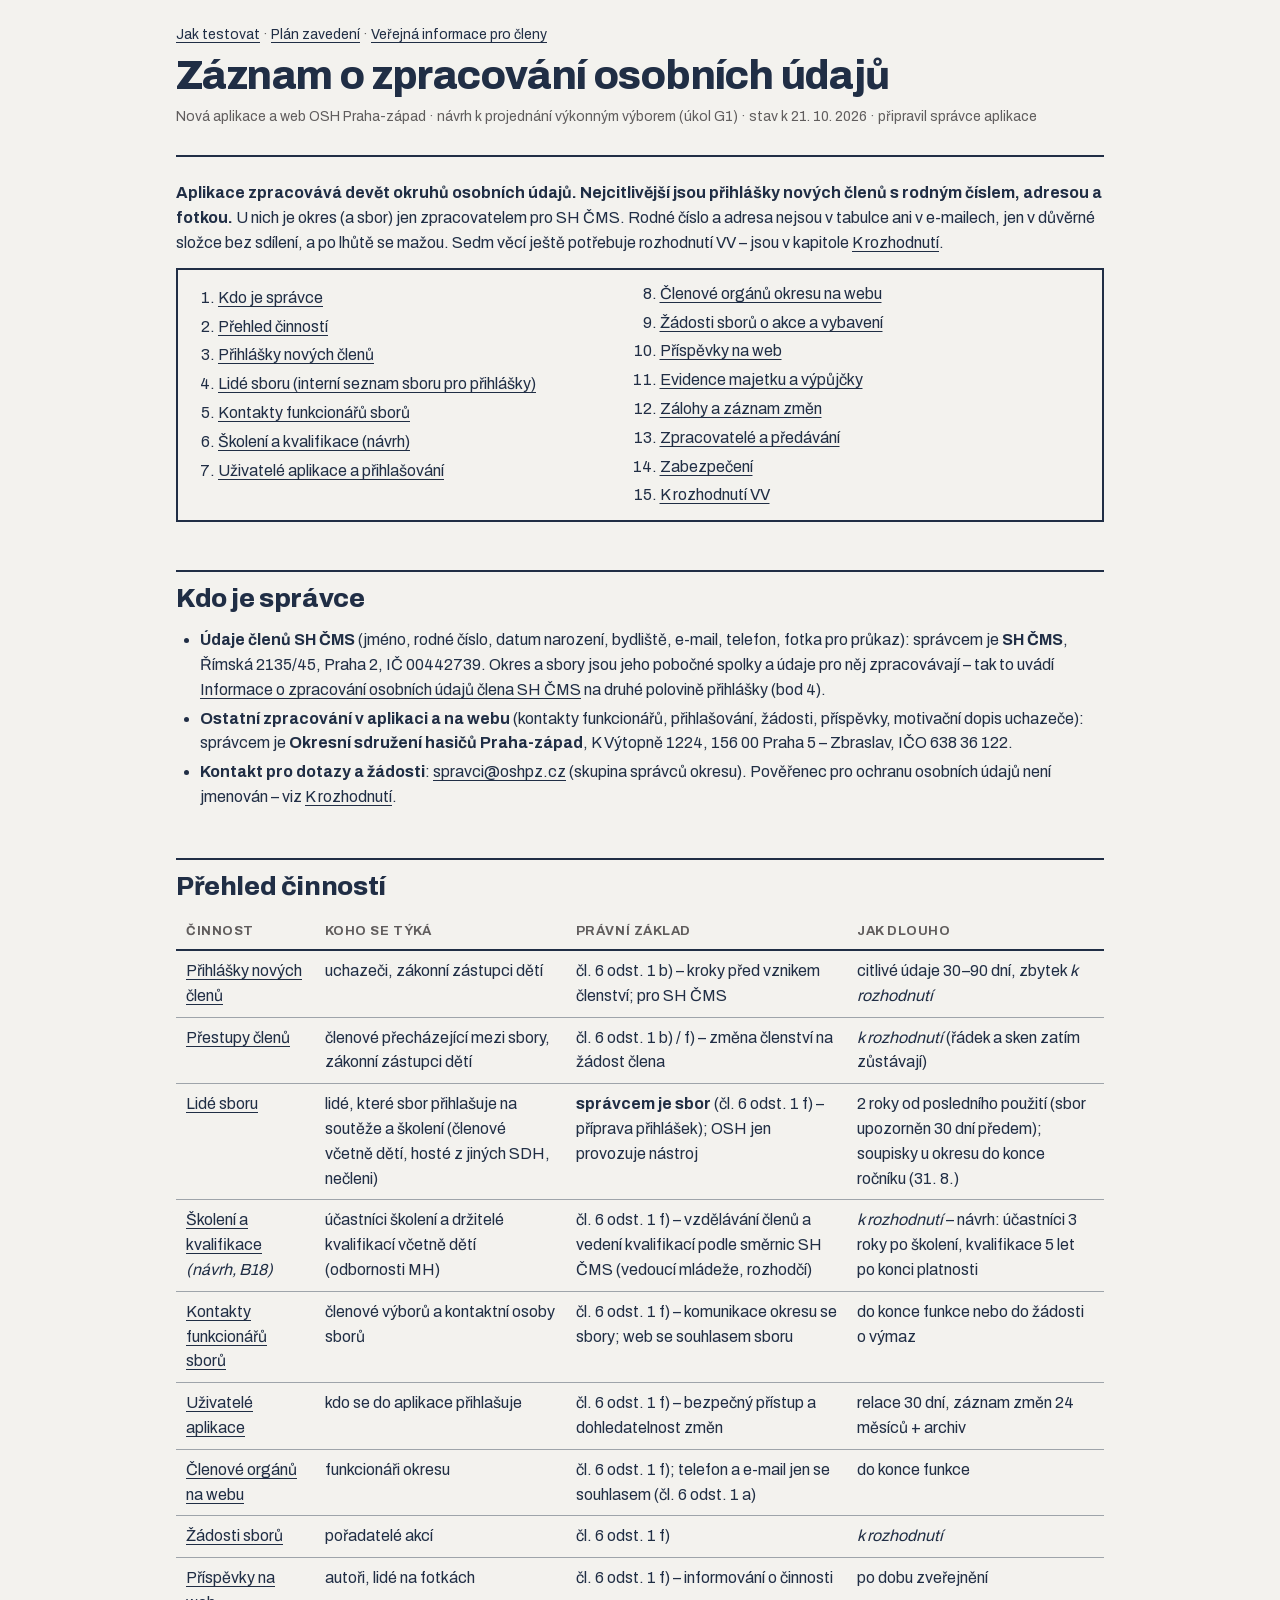
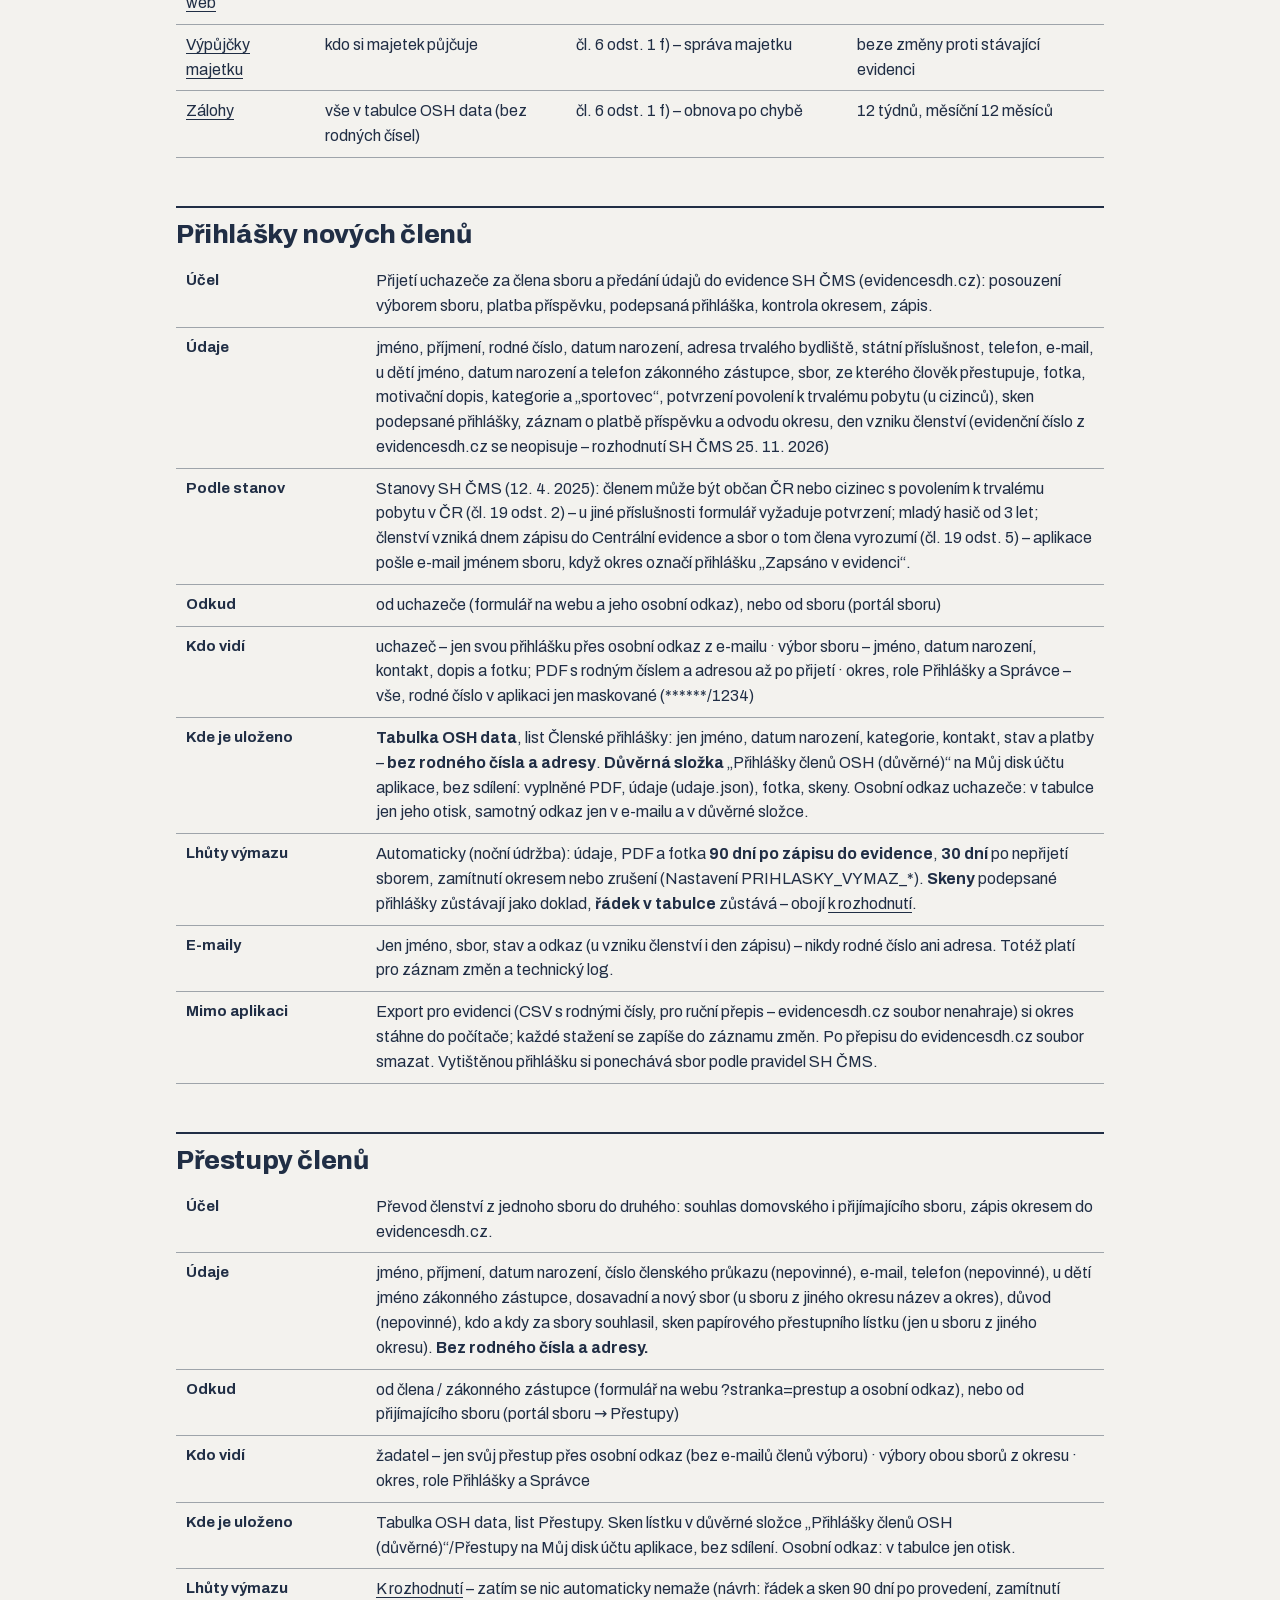
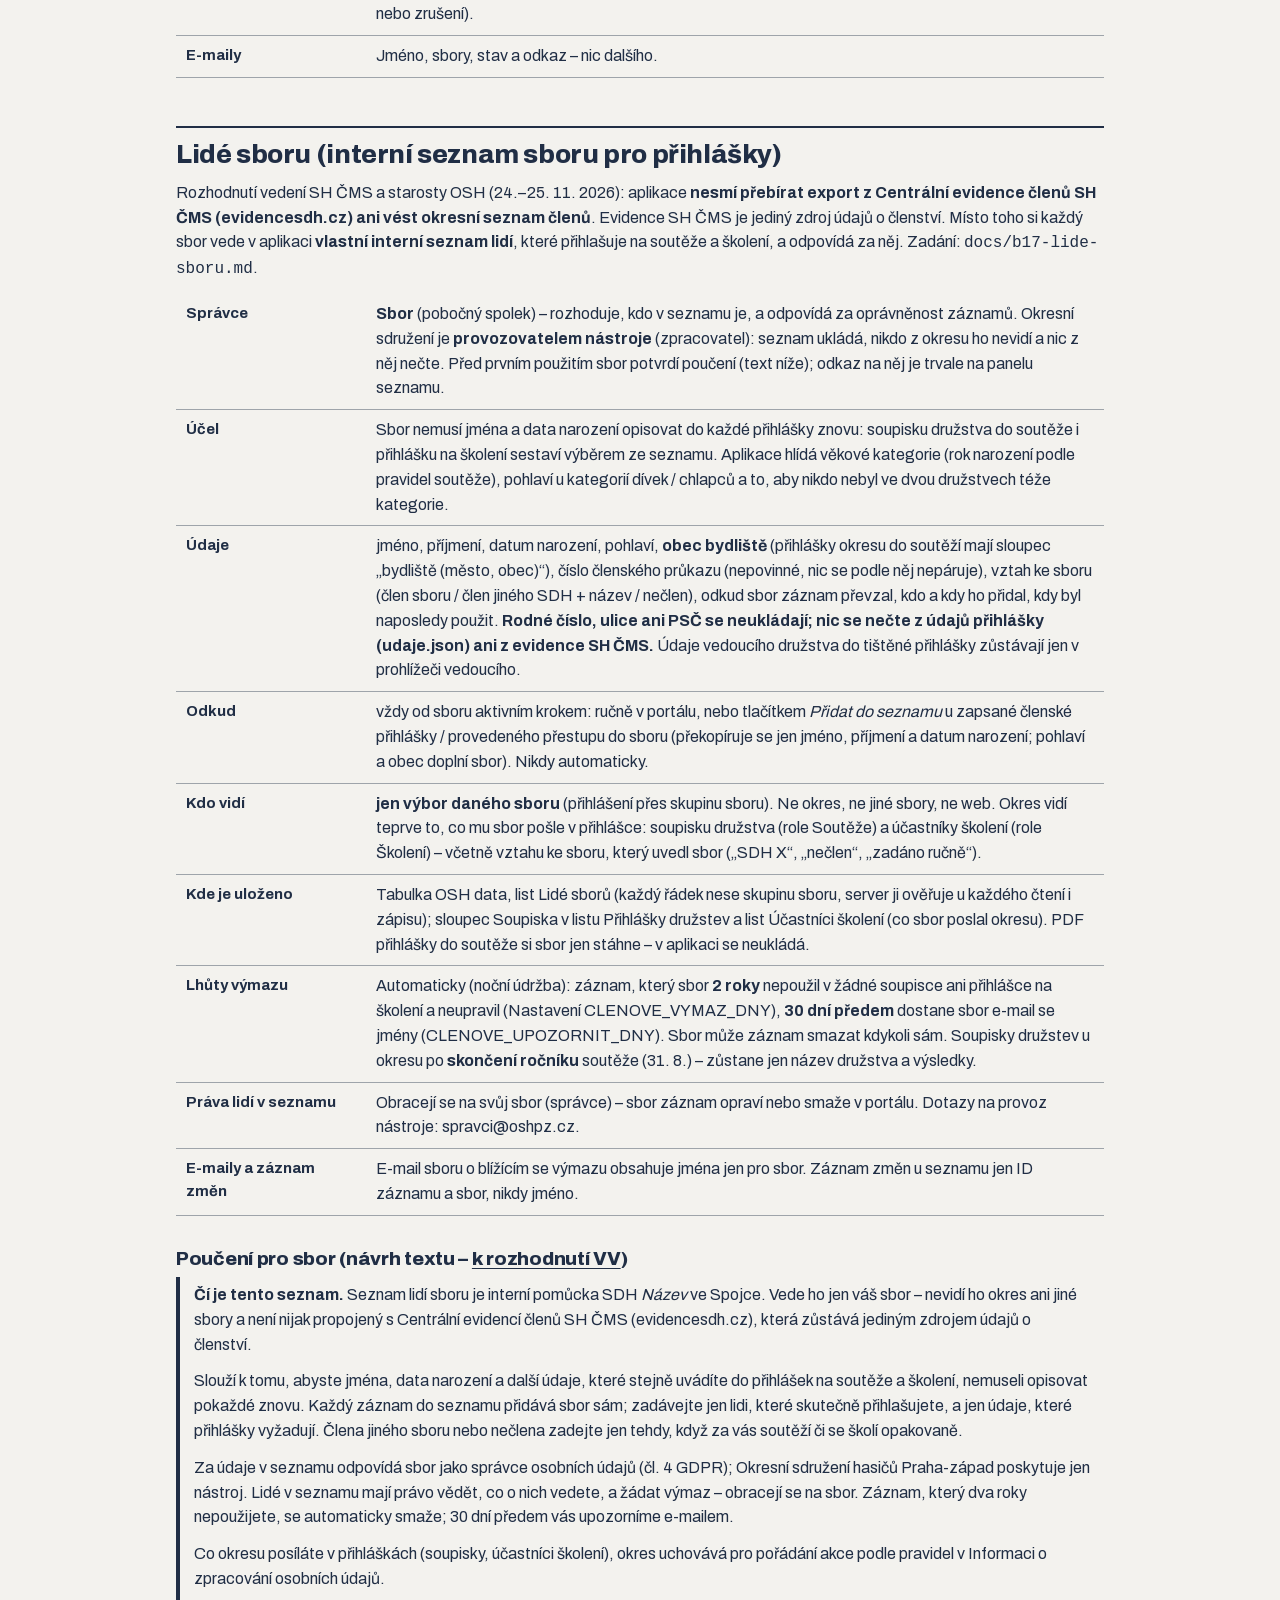
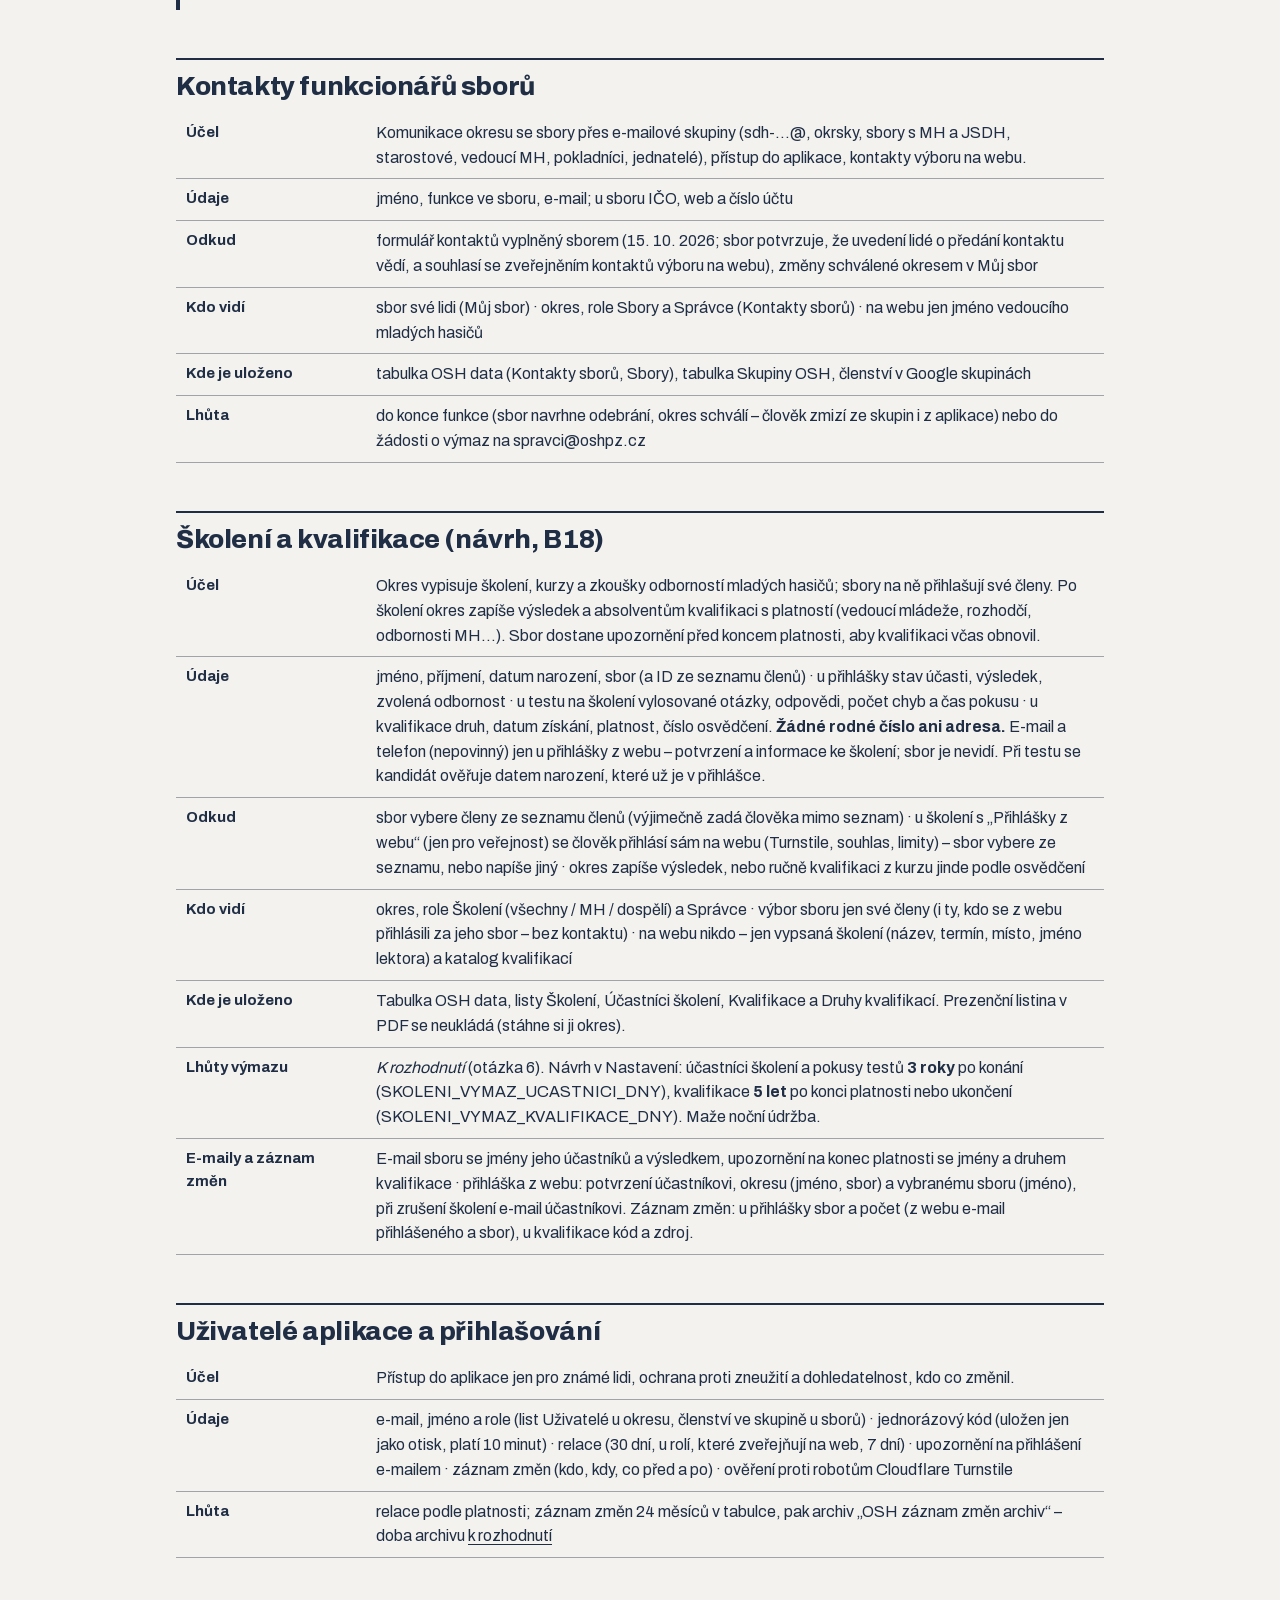
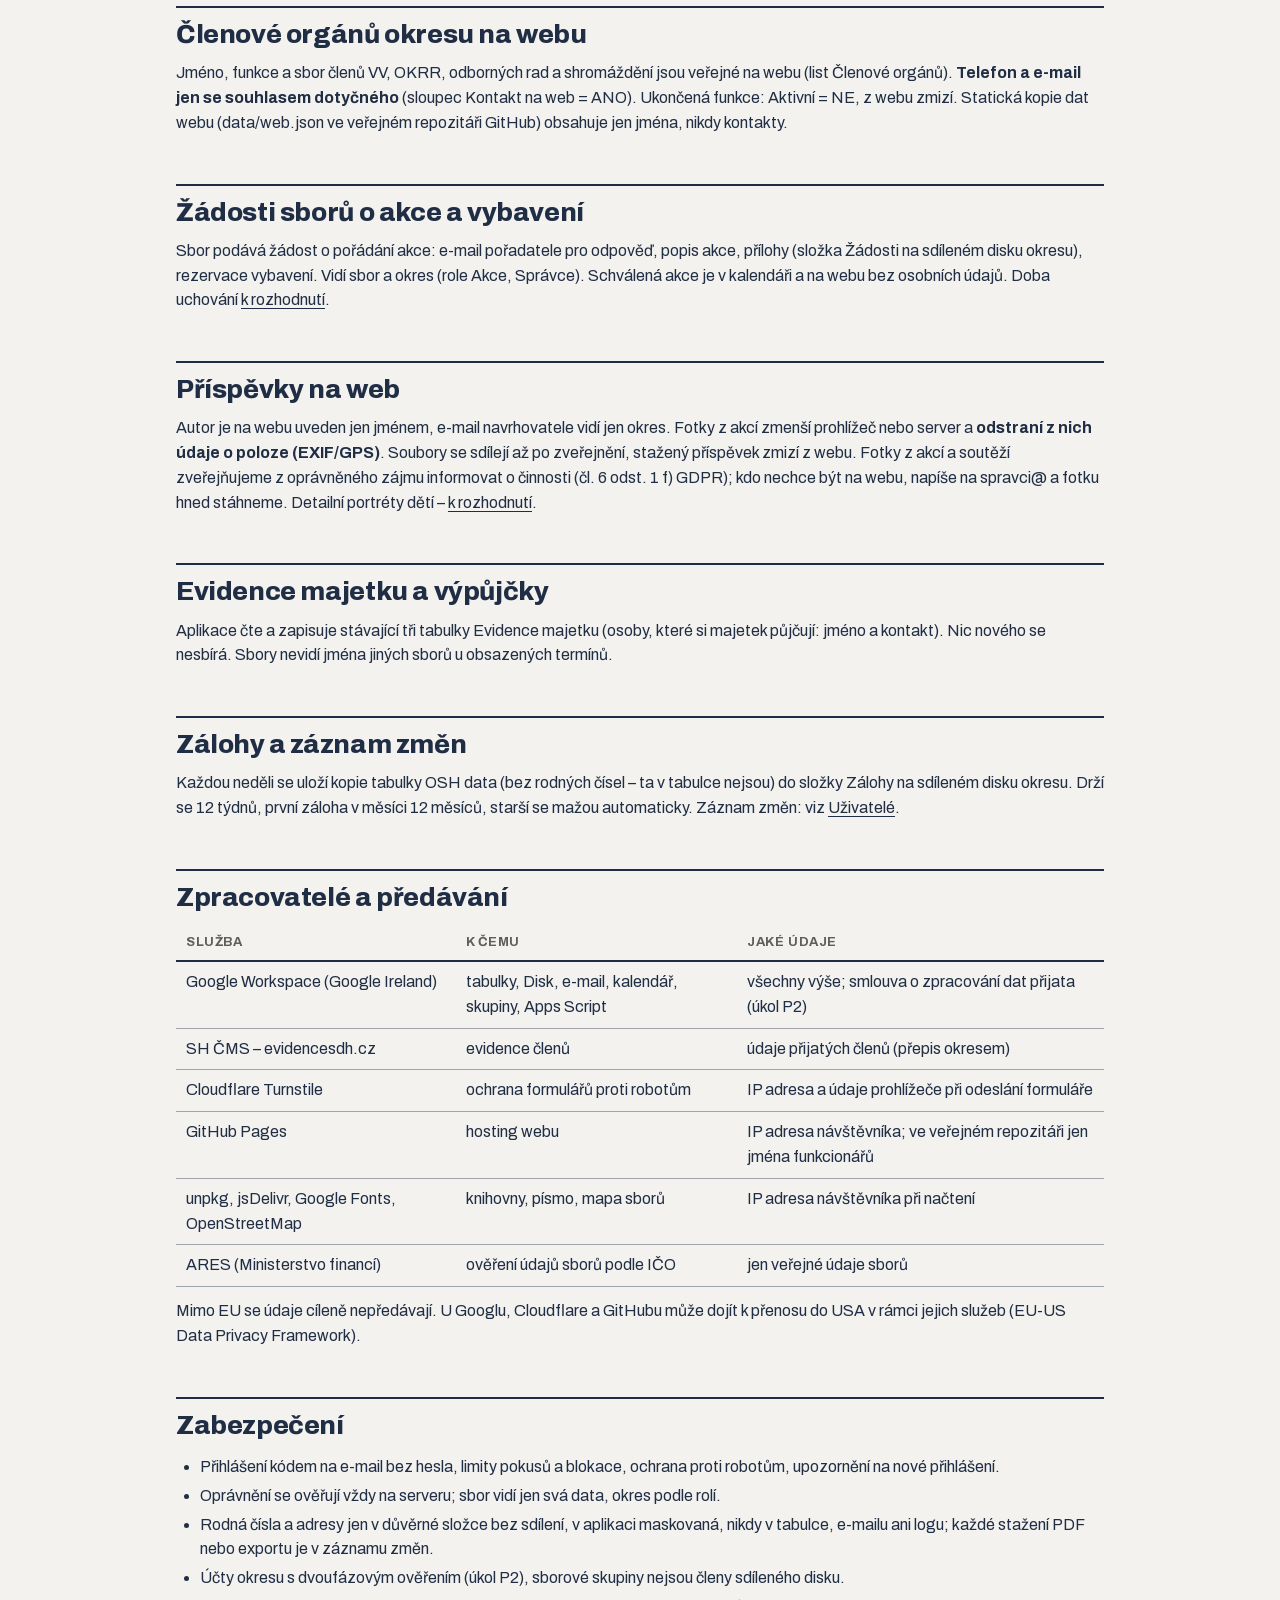
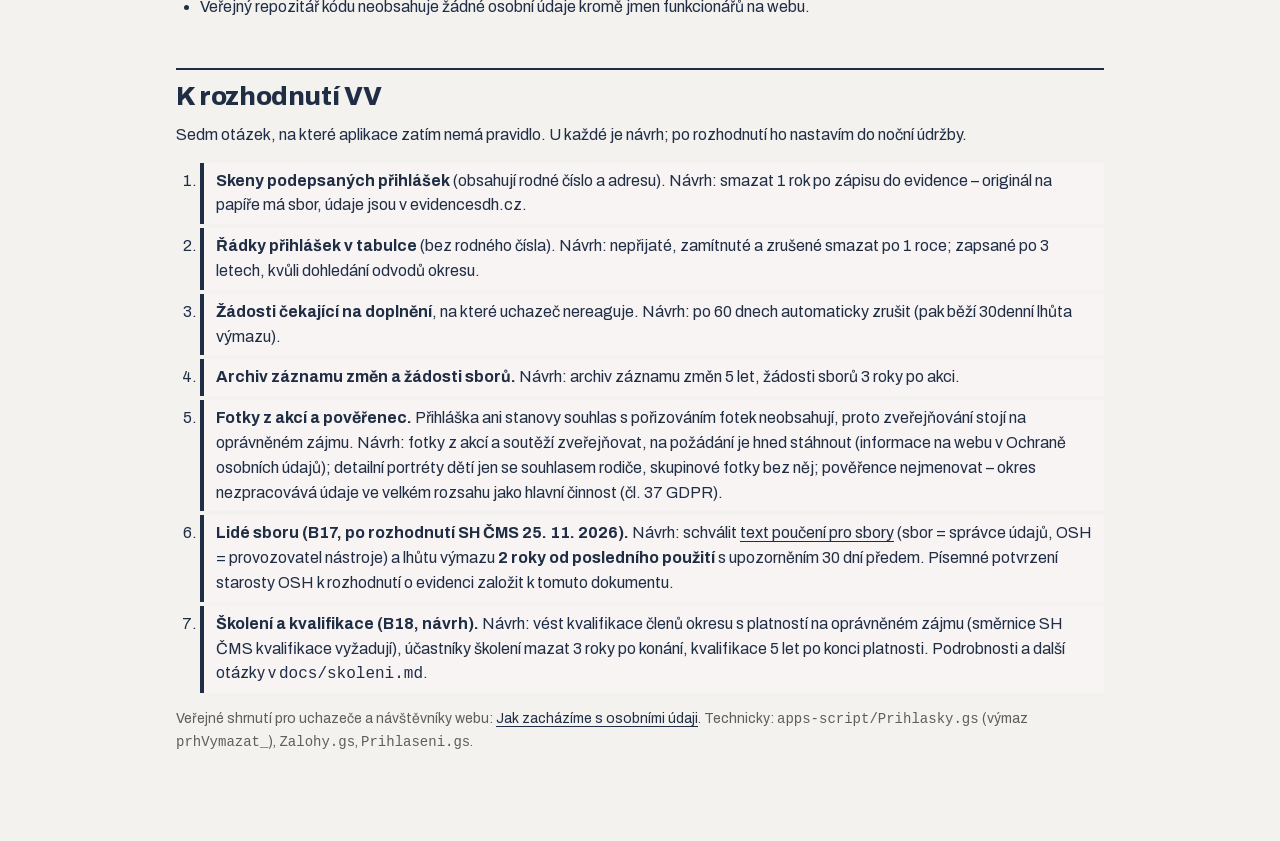
<file: docs/zpracovani-udaju.html>
<!DOCTYPE html>
<html lang="cs">
<head>
<meta charset="utf-8">
<meta name="viewport" content="width=device-width, initial-scale=1">
<meta name="robots" content="noindex, nofollow" data-prostredi="test"><!-- vkládá nasadit.sh jen v TESTu -->
<meta http-equiv="Content-Security-Policy" content="default-src 'self'; script-src 'none'; style-src 'self' 'unsafe-inline'; font-src 'self'; img-src 'self' data:; object-src 'none'; base-uri 'self'; form-action 'none'">
<title>Záznam o zpracování osobních údajů – OSH Praha-západ</title>
<link rel="stylesheet" href="../_ds/modernist-b70630ca-c45c-4cbc-b3c7-10cd3a86c121/styles.css">
<style>
/* G1 – záznam o činnostech zpracování (čl. 30 GDPR) pro novou aplikaci a web. Interní podklad pro VV, jen testovací web (docs/ se do ostrého nekopíruje). */
body { margin:0; background:var(--color-bg); color:var(--color-text); }
.obal { max-width:960px; margin:0 auto; padding:24px 16px 80px; }
.hlava { border-bottom:2px solid var(--color-text); padding-bottom:16px; margin-bottom:24px; }
h1 { font-size:clamp(28px,6vw,40px); margin:8px 0; line-height:1.1; }
h2 { font-size:26px; margin:48px 0 12px; padding-top:12px; border-top:2px solid var(--color-text); }
h3 { font-size:19px; margin:32px 0 8px; }
p, li, td, th { font-size:16px; line-height:1.55; }
ol, ul { padding-left:24px; } li { margin:4px 0; }
a { color:var(--color-action); }
.tab { overflow-x:auto; margin:12px 0; }
table { border-collapse:collapse; width:100%; }
th, td { text-align:left; vertical-align:top; padding:8px 10px; border-bottom:1px solid var(--color-divider); }
th { font-size:13px; text-transform:uppercase; letter-spacing:.04em; color:var(--color-neutral-700); border-bottom:2px solid var(--color-text); }
.karta th { width:190px; text-transform:none; letter-spacing:0; font-size:15px; color:var(--color-text); border-bottom:1px solid var(--color-divider); }
.otazka { border-left:4px solid var(--color-action); padding:6px 12px; background:var(--color-neutral-100); }
.mala { font-size:14px; color:var(--color-neutral-700); }
nav.obsah { border:2px solid var(--color-text); padding:12px 16px; }
nav.obsah ol { margin:0; columns:2 280px; }
</style>
</head>
<body>
<div class="obal">
<header class="hlava">
<div class="mala"><a href="testovani.html">Jak testovat</a> · <a href="Plan%20zavedeni.dc.html?cteni">Plán zavedení</a> · <a href="../ochrana-udaju.html">Veřejná informace pro členy</a></div>
<h1>Záznam o zpracování osobních údajů</h1>
<p class="mala">Nová aplikace a web OSH Praha-západ · návrh k projednání výkonným výborem (úkol G1) · stav k 21. 10. 2026 · připravil správce aplikace</p>
</header>

<p><strong>Aplikace zpracovává devět okruhů osobních údajů. Nejcitlivější jsou přihlášky nových členů s rodným číslem, adresou a fotkou.</strong> U nich je okres (a sbor) jen zpracovatelem pro SH ČMS. Rodné číslo a adresa nejsou v tabulce ani v e-mailech, jen v důvěrné složce bez sdílení, a po lhůtě se mažou. Sedm věcí ještě potřebuje rozhodnutí VV – jsou v kapitole <a href="#rozhodnuti">K rozhodnutí</a>.</p>

<nav class="obsah" aria-label="Obsah"><ol>
<li><a href="#spravce">Kdo je správce</a></li>
<li><a href="#prehled">Přehled činností</a></li>
<li><a href="#prihlasky">Přihlášky nových členů</a></li>
<li><a href="#clenove">Lidé sboru (interní seznam sboru pro přihlášky)</a></li>
<li><a href="#kontakty">Kontakty funkcionářů sborů</a></li>
<li><a href="#skoleni">Školení a kvalifikace (návrh)</a></li>
<li><a href="#uzivatele">Uživatelé aplikace a přihlašování</a></li>
<li><a href="#organy">Členové orgánů okresu na webu</a></li>
<li><a href="#zadosti">Žádosti sborů o akce a vybavení</a></li>
<li><a href="#prispevky">Příspěvky na web</a></li>
<li><a href="#majetek">Evidence majetku a výpůjčky</a></li>
<li><a href="#zalohy">Zálohy a záznam změn</a></li>
<li><a href="#zpracovatele">Zpracovatelé a předávání</a></li>
<li><a href="#zabezpeceni">Zabezpečení</a></li>
<li><a href="#rozhodnuti">K rozhodnutí VV</a></li>
</ol></nav>

<h2 id="spravce">Kdo je správce</h2>
<ul>
<li><strong>Údaje členů SH ČMS</strong> (jméno, rodné číslo, datum narození, bydliště, e-mail, telefon, fotka pro průkaz): správcem je <strong>SH ČMS</strong>, Římská 2135/45, Praha 2, IČ 00442739. Okres a sbory jsou jeho pobočné spolky a údaje pro něj zpracovávají – tak to uvádí <a href="../assets/sablony/prihlaska-clena-hasic.pdf">Informace o zpracování osobních údajů člena SH ČMS</a> na druhé polovině přihlášky (bod 4).</li>
<li><strong>Ostatní zpracování v aplikaci a na webu</strong> (kontakty funkcionářů, přihlašování, žádosti, příspěvky, motivační dopis uchazeče): správcem je <strong>Okresní sdružení hasičů Praha-západ</strong>, K Výtopně 1224, 156 00 Praha 5 – Zbraslav, IČO 638 36 122.</li>
<li><strong>Kontakt pro dotazy a žádosti</strong>: <a href="mailto:spravci@oshpz.cz">spravci@oshpz.cz</a> (skupina správců okresu). Pověřenec pro ochranu osobních údajů není jmenován – viz <a href="#rozhodnuti">K rozhodnutí</a>.</li>
</ul>

<h2 id="prehled">Přehled činností</h2>
<div class="tab"><table>
<thead><tr><th>Činnost</th><th>Koho se týká</th><th>Právní základ</th><th>Jak dlouho</th></tr></thead>
<tbody>
<tr><td><a href="#prihlasky">Přihlášky nových členů</a></td><td>uchazeči, zákonní zástupci dětí</td><td>čl. 6 odst. 1 b) – kroky před vznikem členství; pro SH ČMS</td><td>citlivé údaje 30–90 dní, zbytek <em>k rozhodnutí</em></td></tr>
<tr><td><a href="#prestupy">Přestupy členů</a></td><td>členové přecházející mezi sbory, zákonní zástupci dětí</td><td>čl. 6 odst. 1 b) / f) – změna členství na žádost člena</td><td><em>k rozhodnutí</em> (řádek a sken zatím zůstávají)</td></tr>
<tr><td><a href="#clenove">Lidé sboru</a></td><td>lidé, které sbor přihlašuje na soutěže a školení (členové včetně dětí, hosté z jiných SDH, nečleni)</td><td><strong>správcem je sbor</strong> (čl. 6 odst. 1 f) – příprava přihlášek); OSH jen provozuje nástroj</td><td>2 roky od posledního použití (sbor upozorněn 30 dní předem); soupisky u okresu do konce ročníku (31. 8.)</td></tr>
<tr><td><a href="#skoleni">Školení a kvalifikace</a> <em>(návrh, B18)</em></td><td>účastníci školení a držitelé kvalifikací včetně dětí (odbornosti MH)</td><td>čl. 6 odst. 1 f) – vzdělávání členů a vedení kvalifikací podle směrnic SH ČMS (vedoucí mládeže, rozhodčí)</td><td><em>k rozhodnutí</em> – návrh: účastníci 3 roky po školení, kvalifikace 5 let po konci platnosti</td></tr>
<tr><td><a href="#kontakty">Kontakty funkcionářů sborů</a></td><td>členové výborů a kontaktní osoby sborů</td><td>čl. 6 odst. 1 f) – komunikace okresu se sbory; web se souhlasem sboru</td><td>do konce funkce nebo do žádosti o výmaz</td></tr>
<tr><td><a href="#uzivatele">Uživatelé aplikace</a></td><td>kdo se do aplikace přihlašuje</td><td>čl. 6 odst. 1 f) – bezpečný přístup a dohledatelnost změn</td><td>relace 30 dní, záznam změn 24 měsíců + archiv</td></tr>
<tr><td><a href="#organy">Členové orgánů na webu</a></td><td>funkcionáři okresu</td><td>čl. 6 odst. 1 f); telefon a e-mail jen se souhlasem (čl. 6 odst. 1 a)</td><td>do konce funkce</td></tr>
<tr><td><a href="#zadosti">Žádosti sborů</a></td><td>pořadatelé akcí</td><td>čl. 6 odst. 1 f)</td><td><em>k rozhodnutí</em></td></tr>
<tr><td><a href="#prispevky">Příspěvky na web</a></td><td>autoři, lidé na fotkách</td><td>čl. 6 odst. 1 f) – informování o činnosti</td><td>po dobu zveřejnění</td></tr>
<tr><td><a href="#majetek">Výpůjčky majetku</a></td><td>kdo si majetek půjčuje</td><td>čl. 6 odst. 1 f) – správa majetku</td><td>beze změny proti stávající evidenci</td></tr>
<tr><td><a href="#zalohy">Zálohy</a></td><td>vše v tabulce OSH data (bez rodných čísel)</td><td>čl. 6 odst. 1 f) – obnova po chybě</td><td>12 týdnů, měsíční 12 měsíců</td></tr>
</tbody></table></div>

<h2 id="prihlasky">Přihlášky nových členů</h2>
<div class="tab"><table class="karta"><tbody>
<tr><th>Účel</th><td>Přijetí uchazeče za člena sboru a předání údajů do evidence SH ČMS (evidencesdh.cz): posouzení výborem sboru, platba příspěvku, podepsaná přihláška, kontrola okresem, zápis.</td></tr>
<tr><th>Údaje</th><td>jméno, příjmení, rodné číslo, datum narození, adresa trvalého bydliště, státní příslušnost, telefon, e-mail, u dětí jméno, datum narození a telefon zákonného zástupce, sbor, ze kterého člověk přestupuje, fotka, motivační dopis, kategorie a „sportovec“, potvrzení povolení k trvalému pobytu (u cizinců), sken podepsané přihlášky, záznam o platbě příspěvku a odvodu okresu, den vzniku členství (evidenční číslo z evidencesdh.cz se neopisuje – rozhodnutí SH ČMS 25. 11. 2026)</td></tr>
<tr><th>Podle stanov</th><td>Stanovy SH ČMS (12. 4. 2025): členem může být občan ČR nebo cizinec s povolením k trvalému pobytu v ČR (čl. 19 odst. 2) – u jiné příslušnosti formulář vyžaduje potvrzení; mladý hasič od 3 let; členství vzniká dnem zápisu do Centrální evidence a sbor o tom člena vyrozumí (čl. 19 odst. 5) – aplikace pošle e-mail jménem sboru, když okres označí přihlášku „Zapsáno v evidenci“.</td></tr>
<tr><th>Odkud</th><td>od uchazeče (formulář na webu a jeho osobní odkaz), nebo od sboru (portál sboru)</td></tr>
<tr><th>Kdo vidí</th><td>uchazeč – jen svou přihlášku přes osobní odkaz z e-mailu · výbor sboru – jméno, datum narození, kontakt, dopis a fotku; PDF s rodným číslem a adresou až po přijetí · okres, role Přihlášky a Správce – vše, rodné číslo v aplikaci jen maskované (******/1234)</td></tr>
<tr><th>Kde je uloženo</th><td><strong>Tabulka OSH data</strong>, list Členské přihlášky: jen jméno, datum narození, kategorie, kontakt, stav a platby – <strong>bez rodného čísla a adresy</strong>. <strong>Důvěrná složka</strong> „Přihlášky členů OSH (důvěrné)“ na Můj disk účtu aplikace, bez sdílení: vyplněné PDF, údaje (udaje.json), fotka, skeny. Osobní odkaz uchazeče: v tabulce jen jeho otisk, samotný odkaz jen v e-mailu a v důvěrné složce.</td></tr>
<tr><th>Lhůty výmazu</th><td>Automaticky (noční údržba): údaje, PDF a fotka <strong>90 dní po zápisu do evidence</strong>, <strong>30 dní</strong> po nepřijetí sborem, zamítnutí okresem nebo zrušení (Nastavení PRIHLASKY_VYMAZ_*). <strong>Skeny</strong> podepsané přihlášky zůstávají jako doklad, <strong>řádek v tabulce</strong> zůstává – obojí <a href="#rozhodnuti">k rozhodnutí</a>.</td></tr>
<tr><th>E-maily</th><td>Jen jméno, sbor, stav a odkaz (u vzniku členství i den zápisu) – nikdy rodné číslo ani adresa. Totéž platí pro záznam změn a technický log.</td></tr>
<tr><th>Mimo aplikaci</th><td>Export pro evidenci (CSV s rodnými čísly, pro ruční přepis – evidencesdh.cz soubor nenahraje) si okres stáhne do počítače; každé stažení se zapíše do záznamu změn. Po přepisu do evidencesdh.cz soubor smazat. Vytištěnou přihlášku si ponechává sbor podle pravidel SH ČMS.</td></tr>
</tbody></table></div>

<h2 id="prestupy">Přestupy členů</h2>
<div class="tab"><table class="karta"><tbody>
<tr><th>Účel</th><td>Převod členství z jednoho sboru do druhého: souhlas domovského i přijímajícího sboru, zápis okresem do evidencesdh.cz.</td></tr>
<tr><th>Údaje</th><td>jméno, příjmení, datum narození, číslo členského průkazu (nepovinné), e-mail, telefon (nepovinné), u dětí jméno zákonného zástupce, dosavadní a nový sbor (u sboru z jiného okresu název a okres), důvod (nepovinné), kdo a kdy za sbory souhlasil, sken papírového přestupního lístku (jen u sboru z jiného okresu). <strong>Bez rodného čísla a adresy.</strong></td></tr>
<tr><th>Odkud</th><td>od člena / zákonného zástupce (formulář na webu ?stranka=prestup a osobní odkaz), nebo od přijímajícího sboru (portál sboru → Přestupy)</td></tr>
<tr><th>Kdo vidí</th><td>žadatel – jen svůj přestup přes osobní odkaz (bez e-mailů členů výboru) · výbory obou sborů z okresu · okres, role Přihlášky a Správce</td></tr>
<tr><th>Kde je uloženo</th><td>Tabulka OSH data, list Přestupy. Sken lístku v důvěrné složce „Přihlášky členů OSH (důvěrné)“/Přestupy na Můj disk účtu aplikace, bez sdílení. Osobní odkaz: v tabulce jen otisk.</td></tr>
<tr><th>Lhůty výmazu</th><td><a href="#rozhodnuti">K rozhodnutí</a> – zatím se nic automaticky nemaže (návrh: řádek a sken 90 dní po provedení, zamítnutí nebo zrušení).</td></tr>
<tr><th>E-maily</th><td>Jméno, sbory, stav a odkaz – nic dalšího.</td></tr>
</tbody></table></div>

<h2 id="clenove">Lidé sboru (interní seznam sboru pro přihlášky)</h2>
<p>Rozhodnutí vedení SH ČMS a starosty OSH (24.–25. 11. 2026): aplikace <strong>nesmí přebírat export z Centrální evidence členů SH ČMS (evidencesdh.cz) ani vést okresní seznam členů</strong>. Evidence SH ČMS je jediný zdroj údajů o členství. Místo toho si každý sbor vede v aplikaci <strong>vlastní interní seznam lidí</strong>, které přihlašuje na soutěže a školení, a odpovídá za něj. Zadání: <code>docs/b17-lide-sboru.md</code>.</p>
<div class="tab"><table class="karta"><tbody>
<tr><th>Správce</th><td><strong>Sbor</strong> (pobočný spolek) – rozhoduje, kdo v seznamu je, a odpovídá za oprávněnost záznamů. Okresní sdružení je <strong>provozovatelem nástroje</strong> (zpracovatel): seznam ukládá, nikdo z okresu ho nevidí a nic z něj nečte. Před prvním použitím sbor potvrdí poučení (text níže); odkaz na něj je trvale na panelu seznamu.</td></tr>
<tr><th>Účel</th><td>Sbor nemusí jména a data narození opisovat do každé přihlášky znovu: soupisku družstva do soutěže i přihlášku na školení sestaví výběrem ze seznamu. Aplikace hlídá věkové kategorie (rok narození podle pravidel soutěže), pohlaví u kategorií dívek / chlapců a to, aby nikdo nebyl ve dvou družstvech téže kategorie.</td></tr>
<tr><th>Údaje</th><td>jméno, příjmení, datum narození, pohlaví, <strong>obec bydliště</strong> (přihlášky okresu do soutěží mají sloupec „bydliště (město, obec)“), číslo členského průkazu (nepovinné, nic se podle něj nepáruje), vztah ke sboru (člen sboru / člen jiného SDH + název / nečlen), odkud sbor záznam převzal, kdo a kdy ho přidal, kdy byl naposledy použit. <strong>Rodné číslo, ulice ani PSČ se neukládají; nic se nečte z údajů přihlášky (udaje.json) ani z evidence SH ČMS.</strong> Údaje vedoucího družstva do tištěné přihlášky zůstávají jen v prohlížeči vedoucího.</td></tr>
<tr><th>Odkud</th><td>vždy od sboru aktivním krokem: ručně v portálu, nebo tlačítkem <em>Přidat do seznamu</em> u zapsané členské přihlášky / provedeného přestupu do sboru (překopíruje se jen jméno, příjmení a datum narození; pohlaví a obec doplní sbor). Nikdy automaticky.</td></tr>
<tr><th>Kdo vidí</th><td><strong>jen výbor daného sboru</strong> (přihlášení přes skupinu sboru). Ne okres, ne jiné sbory, ne web. Okres vidí teprve to, co mu sbor pošle v přihlášce: soupisku družstva (role Soutěže) a účastníky školení (role Školení) – včetně vztahu ke sboru, který uvedl sbor („SDH X“, „nečlen“, „zadáno ručně“).</td></tr>
<tr><th>Kde je uloženo</th><td>Tabulka OSH data, list Lidé sborů (každý řádek nese skupinu sboru, server ji ověřuje u každého čtení i zápisu); sloupec Soupiska v listu Přihlášky družstev a list Účastníci školení (co sbor poslal okresu). PDF přihlášky do soutěže si sbor jen stáhne – v aplikaci se neukládá.</td></tr>
<tr><th>Lhůty výmazu</th><td>Automaticky (noční údržba): záznam, který sbor <strong>2 roky</strong> nepoužil v žádné soupisce ani přihlášce na školení a neupravil (Nastavení CLENOVE_VYMAZ_DNY), <strong>30 dní předem</strong> dostane sbor e-mail se jmény (CLENOVE_UPOZORNIT_DNY). Sbor může záznam smazat kdykoli sám. Soupisky družstev u okresu po <strong>skončení ročníku</strong> soutěže (31. 8.) – zůstane jen název družstva a výsledky.</td></tr>
<tr><th>Práva lidí v seznamu</th><td>Obracejí se na svůj sbor (správce) – sbor záznam opraví nebo smaže v portálu. Dotazy na provoz nástroje: spravci@oshpz.cz.</td></tr>
<tr><th>E-maily a záznam změn</th><td>E-mail sboru o blížícím se výmazu obsahuje jména jen pro sbor. Záznam změn u seznamu jen ID záznamu a sbor, nikdy jméno.</td></tr>
</tbody></table></div>
<h3>Poučení pro sbor (návrh textu – <a href="#rozhodnuti">k rozhodnutí VV</a>)</h3>
<blockquote style="border-left:4px solid var(--color-action);margin:0;padding:6px 14px;font-size:14.5px;">
<p><strong>Čí je tento seznam.</strong> Seznam lidí sboru je interní pomůcka SDH <em>Název</em> ve Spojce. Vede ho jen váš sbor – nevidí ho okres ani jiné sbory a není nijak propojený s Centrální evidencí členů SH ČMS (evidencesdh.cz), která zůstává jediným zdrojem údajů o členství.</p>
<p>Slouží k tomu, abyste jména, data narození a další údaje, které stejně uvádíte do přihlášek na soutěže a školení, nemuseli opisovat pokaždé znovu. Každý záznam do seznamu přidává sbor sám; zadávejte jen lidi, které skutečně přihlašujete, a jen údaje, které přihlášky vyžadují. Člena jiného sboru nebo nečlena zadejte jen tehdy, když za vás soutěží či se školí opakovaně.</p>
<p>Za údaje v seznamu odpovídá sbor jako správce osobních údajů (čl. 4 GDPR); Okresní sdružení hasičů Praha-západ poskytuje jen nástroj. Lidé v seznamu mají právo vědět, co o nich vedete, a žádat výmaz – obracejí se na sbor. Záznam, který dva roky nepoužijete, se automaticky smaže; 30 dní předem vás upozorníme e-mailem.</p>
<p>Co okresu posíláte v přihláškách (soupisky, účastníci školení), okres uchovává pro pořádání akce podle pravidel v Informaci o zpracování osobních údajů.</p>
</blockquote>

<h2 id="kontakty">Kontakty funkcionářů sborů</h2>
<div class="tab"><table class="karta"><tbody>
<tr><th>Účel</th><td>Komunikace okresu se sbory přes e-mailové skupiny (sdh-…@, okrsky, sbory s MH a JSDH, starostové, vedoucí MH, pokladníci, jednatelé), přístup do aplikace, kontakty výboru na webu.</td></tr>
<tr><th>Údaje</th><td>jméno, funkce ve sboru, e-mail; u sboru IČO, web a číslo účtu</td></tr>
<tr><th>Odkud</th><td>formulář kontaktů vyplněný sborem (15. 10. 2026; sbor potvrzuje, že uvedení lidé o předání kontaktu vědí, a souhlasí se zveřejněním kontaktů výboru na webu), změny schválené okresem v Můj sbor</td></tr>
<tr><th>Kdo vidí</th><td>sbor své lidi (Můj sbor) · okres, role Sbory a Správce (Kontakty sborů) · na webu jen jméno vedoucího mladých hasičů</td></tr>
<tr><th>Kde je uloženo</th><td>tabulka OSH data (Kontakty sborů, Sbory), tabulka Skupiny OSH, členství v Google skupinách</td></tr>
<tr><th>Lhůta</th><td>do konce funkce (sbor navrhne odebrání, okres schválí – člověk zmizí ze skupin i z aplikace) nebo do žádosti o výmaz na spravci@oshpz.cz</td></tr>
</tbody></table></div>

<h2 id="skoleni">Školení a kvalifikace (návrh, B18)</h2>
<div class="tab"><table class="karta"><tbody>
<tr><th>Účel</th><td>Okres vypisuje školení, kurzy a zkoušky odborností mladých hasičů; sbory na ně přihlašují své členy. Po školení okres zapíše výsledek a absolventům kvalifikaci s platností (vedoucí mládeže, rozhodčí, odbornosti MH…). Sbor dostane upozornění před koncem platnosti, aby kvalifikaci včas obnovil.</td></tr>
<tr><th>Údaje</th><td>jméno, příjmení, datum narození, sbor (a ID ze seznamu členů) · u přihlášky stav účasti, výsledek, zvolená odbornost · u testu na školení vylosované otázky, odpovědi, počet chyb a čas pokusu · u kvalifikace druh, datum získání, platnost, číslo osvědčení. <strong>Žádné rodné číslo ani adresa.</strong> E-mail a telefon (nepovinný) jen u přihlášky z webu – potvrzení a informace ke školení; sbor je nevidí. Při testu se kandidát ověřuje datem narození, které už je v přihlášce.</td></tr>
<tr><th>Odkud</th><td>sbor vybere členy ze seznamu členů (výjimečně zadá člověka mimo seznam) · u školení s „Přihlášky z webu“ (jen pro veřejnost) se člověk přihlásí sám na webu (Turnstile, souhlas, limity) – sbor vybere ze seznamu, nebo napíše jiný · okres zapíše výsledek, nebo ručně kvalifikaci z kurzu jinde podle osvědčení</td></tr>
<tr><th>Kdo vidí</th><td>okres, role Školení (všechny / MH / dospělí) a Správce · výbor sboru jen své členy (i ty, kdo se z webu přihlásili za jeho sbor – bez kontaktu) · na webu nikdo – jen vypsaná školení (název, termín, místo, jméno lektora) a katalog kvalifikací</td></tr>
<tr><th>Kde je uloženo</th><td>Tabulka OSH data, listy Školení, Účastníci školení, Kvalifikace a Druhy kvalifikací. Prezenční listina v PDF se neukládá (stáhne si ji okres).</td></tr>
<tr><th>Lhůty výmazu</th><td><em>K rozhodnutí</em> (otázka 6). Návrh v Nastavení: účastníci školení a pokusy testů <strong>3 roky</strong> po konání (SKOLENI_VYMAZ_UCASTNICI_DNY), kvalifikace <strong>5 let</strong> po konci platnosti nebo ukončení (SKOLENI_VYMAZ_KVALIFIKACE_DNY). Maže noční údržba.</td></tr>
<tr><th>E-maily a záznam změn</th><td>E-mail sboru se jmény jeho účastníků a výsledkem, upozornění na konec platnosti se jmény a druhem kvalifikace · přihláška z webu: potvrzení účastníkovi, okresu (jméno, sbor) a vybranému sboru (jméno), při zrušení školení e-mail účastníkovi. Záznam změn: u přihlášky sbor a počet (z webu e-mail přihlášeného a sbor), u kvalifikace kód a zdroj.</td></tr>
</tbody></table></div>

<h2 id="uzivatele">Uživatelé aplikace a přihlašování</h2>
<div class="tab"><table class="karta"><tbody>
<tr><th>Účel</th><td>Přístup do aplikace jen pro známé lidi, ochrana proti zneužití a dohledatelnost, kdo co změnil.</td></tr>
<tr><th>Údaje</th><td>e-mail, jméno a role (list Uživatelé u okresu, členství ve skupině u sborů) · jednorázový kód (uložen jen jako otisk, platí 10 minut) · relace (30 dní, u rolí, které zveřejňují na web, 7 dní) · upozornění na přihlášení e-mailem · záznam změn (kdo, kdy, co před a po) · ověření proti robotům Cloudflare Turnstile</td></tr>
<tr><th>Lhůta</th><td>relace podle platnosti; záznam změn 24 měsíců v tabulce, pak archiv „OSH záznam změn archiv“ – doba archivu <a href="#rozhodnuti">k rozhodnutí</a></td></tr>
</tbody></table></div>

<h2 id="organy">Členové orgánů okresu na webu</h2>
<p>Jméno, funkce a sbor členů VV, OKRR, odborných rad a shromáždění jsou veřejné na webu (list Členové orgánů). <strong>Telefon a e-mail jen se souhlasem dotyčného</strong> (sloupec Kontakt na web = ANO). Ukončená funkce: Aktivní = NE, z webu zmizí. Statická kopie dat webu (data/web.json ve veřejném repozitáři GitHub) obsahuje jen jména, nikdy kontakty.</p>

<h2 id="zadosti">Žádosti sborů o akce a vybavení</h2>
<p>Sbor podává žádost o pořádání akce: e-mail pořadatele pro odpověď, popis akce, přílohy (složka Žádosti na sdíleném disku okresu), rezervace vybavení. Vidí sbor a okres (role Akce, Správce). Schválená akce je v kalendáři a na webu bez osobních údajů. Doba uchování <a href="#rozhodnuti">k rozhodnutí</a>.</p>

<h2 id="prispevky">Příspěvky na web</h2>
<p>Autor je na webu uveden jen jménem, e-mail navrhovatele vidí jen okres. Fotky z akcí zmenší prohlížeč nebo server a <strong>odstraní z nich údaje o poloze (EXIF/GPS)</strong>. Soubory se sdílejí až po zveřejnění, stažený příspěvek zmizí z webu. Fotky z akcí a soutěží zveřejňujeme z oprávněného zájmu informovat o činnosti (čl. 6 odst. 1 f) GDPR); kdo nechce být na webu, napíše na spravci@ a fotku hned stáhneme. Detailní portréty dětí – <a href="#rozhodnuti">k rozhodnutí</a>.</p>

<h2 id="majetek">Evidence majetku a výpůjčky</h2>
<p>Aplikace čte a zapisuje stávající tři tabulky Evidence majetku (osoby, které si majetek půjčují: jméno a kontakt). Nic nového se nesbírá. Sbory nevidí jména jiných sborů u obsazených termínů.</p>

<h2 id="zalohy">Zálohy a záznam změn</h2>
<p>Každou neděli se uloží kopie tabulky OSH data (bez rodných čísel – ta v tabulce nejsou) do složky Zálohy na sdíleném disku okresu. Drží se 12 týdnů, první záloha v měsíci 12 měsíců, starší se mažou automaticky. Záznam změn: viz <a href="#uzivatele">Uživatelé</a>.</p>

<h2 id="zpracovatele">Zpracovatelé a předávání</h2>
<div class="tab"><table>
<thead><tr><th>Služba</th><th>K čemu</th><th>Jaké údaje</th></tr></thead>
<tbody>
<tr><td>Google Workspace (Google Ireland)</td><td>tabulky, Disk, e-mail, kalendář, skupiny, Apps Script</td><td>všechny výše; smlouva o zpracování dat přijata (úkol P2)</td></tr>
<tr><td>SH ČMS – evidencesdh.cz</td><td>evidence členů</td><td>údaje přijatých členů (přepis okresem)</td></tr>
<tr><td>Cloudflare Turnstile</td><td>ochrana formulářů proti robotům</td><td>IP adresa a údaje prohlížeče při odeslání formuláře</td></tr>
<tr><td>GitHub Pages</td><td>hosting webu</td><td>IP adresa návštěvníka; ve veřejném repozitáři jen jména funkcionářů</td></tr>
<tr><td>unpkg, jsDelivr, Google Fonts, OpenStreetMap</td><td>knihovny, písmo, mapa sborů</td><td>IP adresa návštěvníka při načtení</td></tr>
<tr><td>ARES (Ministerstvo financí)</td><td>ověření údajů sborů podle IČO</td><td>jen veřejné údaje sborů</td></tr>
</tbody></table></div>
<p>Mimo EU se údaje cíleně nepředávají. U Googlu, Cloudflare a GitHubu může dojít k přenosu do USA v rámci jejich služeb (EU-US Data Privacy Framework).</p>

<h2 id="zabezpeceni">Zabezpečení</h2>
<ul>
<li>Přihlášení kódem na e-mail bez hesla, limity pokusů a blokace, ochrana proti robotům, upozornění na nové přihlášení.</li>
<li>Oprávnění se ověřují vždy na serveru; sbor vidí jen svá data, okres podle rolí.</li>
<li>Rodná čísla a adresy jen v důvěrné složce bez sdílení, v aplikaci maskovaná, nikdy v tabulce, e-mailu ani logu; každé stažení PDF nebo exportu je v záznamu změn.</li>
<li>Účty okresu s dvoufázovým ověřením (úkol P2), sborové skupiny nejsou členy sdíleného disku.</li>
<li>Veřejný repozitář kódu neobsahuje žádné osobní údaje kromě jmen funkcionářů na webu.</li>
</ul>

<h2 id="rozhodnuti">K rozhodnutí VV</h2>
<p>Sedm otázek, na které aplikace zatím nemá pravidlo. U každé je návrh; po rozhodnutí ho nastavím do noční údržby.</p>
<ol>
<li class="otazka"><strong>Skeny podepsaných přihlášek</strong> (obsahují rodné číslo a adresu). Návrh: smazat 1 rok po zápisu do evidence – originál na papíře má sbor, údaje jsou v evidencesdh.cz.</li>
<li class="otazka"><strong>Řádky přihlášek v tabulce</strong> (bez rodného čísla). Návrh: nepřijaté, zamítnuté a zrušené smazat po 1 roce; zapsané po 3 letech, kvůli dohledání odvodů okresu.</li>
<li class="otazka"><strong>Žádosti čekající na doplnění</strong>, na které uchazeč nereaguje. Návrh: po 60 dnech automaticky zrušit (pak běží 30denní lhůta výmazu).</li>
<li class="otazka"><strong>Archiv záznamu změn a žádosti sborů.</strong> Návrh: archiv záznamu změn 5 let, žádosti sborů 3 roky po akci.</li>
<li class="otazka"><strong>Fotky z akcí a pověřenec.</strong> Přihláška ani stanovy souhlas s pořizováním fotek neobsahují, proto zveřejňování stojí na oprávněném zájmu. Návrh: fotky z akcí a soutěží zveřejňovat, na požádání je hned stáhnout (informace na webu v Ochraně osobních údajů); detailní portréty dětí jen se souhlasem rodiče, skupinové fotky bez něj; pověřence nejmenovat – okres nezpracovává údaje ve velkém rozsahu jako hlavní činnost (čl. 37 GDPR).</li>
<li class="otazka"><strong>Lidé sboru (B17, po rozhodnutí SH ČMS 25. 11. 2026).</strong> Návrh: schválit <a href="#clenove">text poučení pro sbory</a> (sbor = správce údajů, OSH = provozovatel nástroje) a lhůtu výmazu <strong>2 roky od posledního použití</strong> s upozorněním 30 dní předem. Písemné potvrzení starosty OSH k rozhodnutí o evidenci založit k tomuto dokumentu.</li>
<li class="otazka"><strong>Školení a kvalifikace (B18, návrh).</strong> Návrh: vést kvalifikace členů okresu s platností na oprávněném zájmu (směrnice SH ČMS kvalifikace vyžadují), účastníky školení mazat 3 roky po konání, kvalifikace 5 let po konci platnosti. Podrobnosti a další otázky v <code>docs/skoleni.md</code>.</li>
</ol>
<p class="mala">Veřejné shrnutí pro uchazeče a návštěvníky webu: <a href="../ochrana-udaju.html">Jak zacházíme s osobními údaji</a>. Technicky: <code>apps-script/Prihlasky.gs</code> (výmaz <code>prhVymazat_</code>), <code>Zalohy.gs</code>, <code>Prihlaseni.gs</code>.</p>
</div>
</body>
</html>
</file>
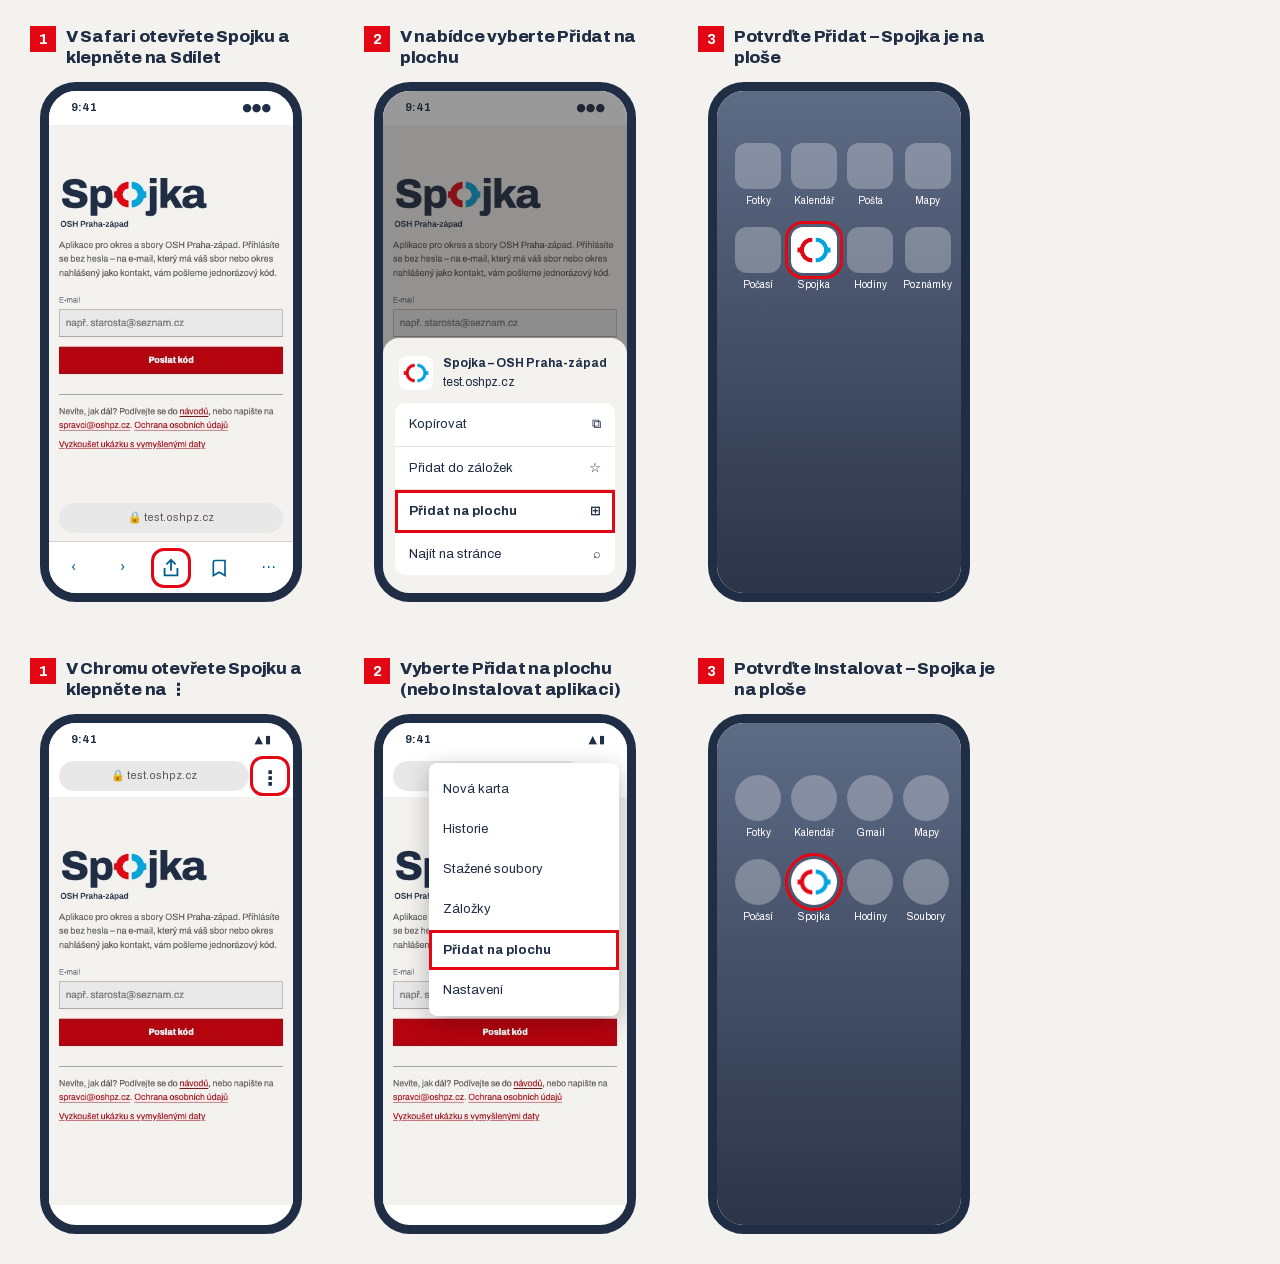
<file: nastroje/navody/plocha.html>
<!doctype html>
<html lang="cs">
<head>
<meta charset="utf-8">
<meta name="robots" content="noindex, nofollow" data-prostredi="test"><!-- vkládá nasadit.sh jen v TESTu -->
<!-- Podklad pro obrázky „Spojka na ploše“ v navody.html (schéma iPhone / Android). Vytváří snimky.mjs: plocha-ios, plocha-android. -->
<link rel="stylesheet" href="../../_ds/modernist-b70630ca-c45c-4cbc-b3c7-10cd3a86c121/styles.css">
<style>
body{ margin:0; background:#f3f2ee; font-family:var(--font-body); color:#202e45; }
.radek{ display:flex; gap:34px; padding:26px 30px 30px; width:1040px; box-sizing:border-box; }
.krok{ width:300px; }
.krok h3{ font-family:var(--font-heading); font-weight:800; font-size:17px; margin:0 0 12px; display:flex; gap:10px; align-items:flex-start; line-height:1.25; min-height:44px; }
.krok h3 b{ flex:none; width:26px; height:26px; background:#e30613; color:#fff; display:grid; place-items:center; font-size:15px; }
.tel{ width:262px; height:520px; border:9px solid #202e45; border-radius:36px; overflow:hidden; position:relative; background:#fff; margin-left:10px; }
.obr{ position:absolute; left:0; right:0; top:34px; bottom:52px; background:url(plocha-login.jpg) top center/100% auto no-repeat #f3f2ee; }
.stav{ position:absolute; top:0; left:0; right:0; height:34px; background:#fff; font-size:11px; font-weight:700; display:flex; align-items:center; justify-content:space-between; padding:0 22px; }
.adr{ position:absolute; left:10px; right:10px; height:30px; background:#e9e8e8; border-radius:15px; font-size:11px; display:flex; align-items:center; justify-content:center; color:#5c5958; }
.lista{ position:absolute; left:0; right:0; bottom:0; height:52px; background:#fff; border-top:1px solid #d6d4d3; display:flex; align-items:center; justify-content:space-around; }
.ik{ width:26px; height:26px; display:grid; place-items:center; color:#005f91; }
.zvyr{ outline:3px solid #e30613; outline-offset:4px; border-radius:6px; }
.ztmav{ position:absolute; inset:0; background:rgba(32,30,29,.45); }
.list{ position:absolute; left:0; right:0; bottom:0; background:#f3f2ee; border-radius:16px 16px 0 0; padding:12px 12px 18px; }
.list .h{ display:flex; gap:10px; align-items:center; padding:4px 4px 12px; font-size:12px; }
.list .h img{ width:34px; height:34px; border-radius:8px; }
.pol{ background:#fff; border-radius:10px; overflow:hidden; }
.pol div{ display:flex; justify-content:space-between; align-items:center; padding:11px 14px; font-size:13px; border-bottom:1px solid #e3e2e1; }
.pol div:last-child{ border-bottom:0; }
.pol div.zv{ outline:3px solid #e30613; outline-offset:-3px; font-weight:700; }
.menu{ position:absolute; right:8px; top:40px; width:190px; background:#fff; box-shadow:0 6px 24px rgba(0,0,0,.25); border-radius:8px; padding:6px 0; }
.menu div{ padding:10px 14px; font-size:13px; }
.menu div.zv{ outline:3px solid #e30613; outline-offset:-3px; font-weight:700; }
.plocha{ position:absolute; inset:0; background:linear-gradient(#5d6b85,#2c3447); padding:52px 18px 0; display:grid; grid-template-columns:repeat(4,1fr); gap:18px 10px; align-content:start; }
.app{ display:grid; justify-items:center; gap:4px; font-size:10px; color:#fff; }
.app i{ width:46px; height:46px; border-radius:12px; background:rgba(255,255,255,.28); display:block; }
.app img{ width:46px; height:46px; border-radius:12px; display:block; }
.app.zv img{ outline:3px solid #e30613; outline-offset:3px; }
.and .app i, .and .app img{ border-radius:50%; }
.dialog{ position:absolute; left:18px; right:18px; top:150px; background:#fff; border-radius:18px; padding:18px; font-size:13px; }
.dialog .t{ font-weight:800; font-size:15px; margin-bottom:12px; }
.dialog .r{ display:flex; gap:10px; align-items:center; margin-bottom:16px; }
.dialog .r img{ width:40px; height:40px; border-radius:50%; }
.dialog .b{ display:flex; justify-content:flex-end; gap:18px; font-weight:700; color:#005f91; }
.dialog .b span.zv{ outline:3px solid #e30613; outline-offset:4px; border-radius:4px; }
</style></head><body>
<div id="ios" class="radek">
  <div class="krok"><h3><b>1</b>V Safari otevřete Spojku a klepněte na Sdílet</h3>
    <div class="tel"><div class="stav"><span>9:41</span><span>●●●</span></div><div class="obr"></div>
      <div class="adr" style="bottom:60px;">🔒 test.oshpz.cz</div>
      <div class="lista"><span class="ik">‹</span><span class="ik">›</span>
        <span class="ik zvyr"><svg width="22" height="22" viewBox="0 0 24 24" fill="none" stroke="currentColor" stroke-width="2"><path d="M12 3v12M7 8l5-5 5 5"/><path d="M5 12v8h14v-8"/></svg></span>
        <span class="ik"><svg width="20" height="20" viewBox="0 0 24 24" fill="none" stroke="currentColor" stroke-width="2"><path d="M4 19V5a2 2 0 0 1 2-2h12v18l-7-4-7 4z"/></svg></span><span class="ik">⋯</span></div></div></div>
  <div class="krok"><h3><b>2</b>V nabídce vyberte Přidat na plochu</h3>
    <div class="tel"><div class="stav"><span>9:41</span><span>●●●</span></div><div class="obr"></div><div class="ztmav"></div>
      <div class="list"><div class="h"><img src="../../assets/spojka/ikony/ikona-web-180.png" alt=""><div><b>Spojka – OSH Praha-západ</b><br>test.oshpz.cz</div></div>
        <div class="pol"><div>Kopírovat <span>⧉</span></div><div>Přidat do záložek <span>☆</span></div><div class="zv">Přidat na plochu <span>⊞</span></div><div>Najít na stránce <span>⌕</span></div></div></div></div></div>
  <div class="krok"><h3><b>3</b>Potvrďte Přidat – Spojka je na ploše</h3>
    <div class="tel"><div class="plocha"><span class="app"><i></i>Fotky</span><span class="app"><i></i>Kalendář</span><span class="app"><i></i>Pošta</span><span class="app"><i></i>Mapy</span>
      <span class="app"><i></i>Počasí</span><span class="app zv"><img src="../../assets/spojka/ikony/ikona-web-180.png" alt="">Spojka</span><span class="app"><i></i>Hodiny</span><span class="app"><i></i>Poznámky</span></div></div></div>
</div>
<div id="android" class="radek and">
  <div class="krok"><h3><b>1</b>V Chromu otevřete Spojku a klepněte na ⋮</h3>
    <div class="tel"><div class="stav"><span>9:41</span><span>▲ ▮</span></div>
      <div class="adr" style="top:38px;left:10px;right:44px;">🔒 test.oshpz.cz</div><span class="ik zvyr" style="position:absolute;top:40px;right:10px;color:#202e45;font-size:20px;font-weight:800;">⋮</span>
      <div class="obr" style="top:74px;bottom:20px;"></div></div></div>
  <div class="krok"><h3><b>2</b>Vyberte Přidat na plochu (nebo Instalovat aplikaci)</h3>
    <div class="tel"><div class="stav"><span>9:41</span><span>▲ ▮</span></div><div class="adr" style="top:38px;left:10px;right:44px;">🔒 test.oshpz.cz</div>
      <div class="obr" style="top:74px;bottom:20px;"></div>
      <div class="menu"><div>Nová karta</div><div>Historie</div><div>Stažené soubory</div><div>Záložky</div><div class="zv">Přidat na plochu</div><div>Nastavení</div></div></div></div>
  <div class="krok"><h3><b>3</b>Potvrďte Instalovat – Spojka je na ploše</h3>
    <div class="tel"><div class="plocha"><span class="app"><i></i>Fotky</span><span class="app"><i></i>Kalendář</span><span class="app"><i></i>Gmail</span><span class="app"><i></i>Mapy</span>
      <span class="app"><i></i>Počasí</span><span class="app zv"><img src="../../assets/spojka/ikony/ikona-web-192.png" alt="">Spojka</span><span class="app"><i></i>Hodiny</span><span class="app"><i></i>Soubory</span></div></div></div>
</div>
</body></html>
</file>
<file: _ds/modernist-b70630ca-c45c-4cbc-b3c7-10cd3a86c121/styles.css>
/* Modernist — design-system tokens and component classes. This file is the source of truth for the system's look; retune it here and see readme.md. */
@import url('../../assets/fonty/archivo.css'); /* písmo uložené u nás – bez Google Fonts */

:root {
  /* Barevnost OSH Praha-západ (25. 11. 2026, návrh grafika a J. Mertové) – identita na jednom místě:
     web a obecné stránky = tmavě modrá (výchozí), Spojka okresu = červená ([data-theme="okres"]), Spojka sborů = světle modrá ([data-theme="sbor"]).
     Kontrast: text a ovládací prvky jen --color-action (≥ 4,5 : 1); #03a3dd nikdy jako barva textu ani pod bílý text (2,9 : 1). */
  --color-bg: #f3f2ee;
  --color-surface: #eae9e9;
  --color-text: #202e45;
  --color-accent: #202e45;
  --color-accent-2: #e15b47;
  --color-divider: color-mix(in srgb, #202e45 40%, transparent);
  --color-sky: #03a3dd;      /* světle modrá: plochy, linky, grafy */
  --color-sky-text: #006aa3; /* světle modrá pro text (5,2 : 1) */
  --color-red: #e30613;      /* červená: plochy, pruhy, velký text */
  --color-red-text: #b30410; /* červená pro text (6,4 : 1) */

  /* Tonal ramps — generated in OKLCH on one shared lightness scale, so the
     same step of any role matches the others in visual value. */
  --color-neutral-100: #f8f4f4;
  --color-neutral-200: #eae7e7;
  --color-neutral-300: #d7d3d3;
  --color-neutral-400: #bab6b6;
  --color-neutral-500: #9b9797;
  --color-neutral-600: #7d7979;
  --color-neutral-700: #605d5d;
  --color-neutral-800: #444141;
  --color-neutral-900: #2d2b2b;

  --color-accent-100: #edf0f5;
  --color-accent-200: #d5dbe6;
  --color-accent-300: #a6b1c5;
  --color-accent-400: #5d6e8c;
  --color-accent-500: #202e45;
  --color-accent-600: #202e45;
  --color-accent-700: #202e45;
  --color-accent-800: #121b2b;
  --color-accent-900: #0a101b;

  /* role barev (F7, varianta A): plochy v barvě značky, ovládací prvky a malé písmo v tmavém odstínu (kontrast ≥ 4,5 : 1).
     Při nové identitě stačí vyměnit tokeny; motivy okresu a sborů jsou pod :root ([data-theme]). */
  --color-brand: var(--color-accent);
  --color-action: var(--color-accent-700);
  --color-action-hover: var(--color-sky-text); /* web: tmavě modrá při najetí zesvětlá do modré #006aa3 (bílá 5,9 : 1) – tmavší odstín nebyl na tmavě modré poznat */

  --color-accent-2-100: #fff2ef;
  --color-accent-2-200: #ffe0da;
  --color-accent-2-300: #ffc4b9;
  --color-accent-2-400: #ff9784;
  --color-accent-2-500: #ef6853;
  --color-accent-2-600: #c94b39;
  --color-accent-2-700: #9e3526;
  --color-accent-2-800: #71261b;
  --color-accent-2-900: #471d16;

  --font-heading: "Archivo", system-ui, sans-serif;
  --font-heading-weight: 800;
  --font-body: "Archivo", system-ui, sans-serif;

  --space-1: 4.0px;
  --space-2: 8.0px;
  --space-3: 12.0px;
  --space-4: 16.0px;
  --space-6: 24.0px;
  --space-8: 32.0px;

  --radius-sm: 0px;
  --radius-md: 0px;
  --radius-lg: 0px;

  /* Elevation — derived from the ground: soft ink-tinted shadows on a
     light theme, a hairline edge + ambient darkness on a dark one. */
  --shadow-sm: 0 1px 2px color-mix(in srgb, #2d2b2b 14%, transparent);
  --shadow-md: 0 3px 10px color-mix(in srgb, #2d2b2b 16%, transparent);
  --shadow-lg: 0 12px 32px color-mix(in srgb, #2d2b2b 22%, transparent);
}
/* Spojka – správa okresu: červená. Lišta s bílým textem = --color-accent-600 (4,88 : 1). */
[data-theme="okres"] {
  --color-accent: #e30613; --color-accent-100: #fdecec; --color-accent-200: #fbd0d2; --color-accent-300: #f6a3a7; --color-accent-400: #ee5b63;
  --color-accent-500: #e30613; --color-accent-600: #e30613; --color-accent-700: #b30410; --color-accent-800: #84030c; --color-accent-900: #520208;
  --color-brand: var(--color-accent); --color-action: var(--color-accent-700); --color-action-hover: var(--color-accent-800);
}
/* Spojka – portál sborů: světle modrá. Lišta s bílým textem = --color-accent-600 #0079b8 (4,74 : 1), ne --color-brand. */
[data-theme="sbor"] {
  --color-accent: #03a3dd; --color-accent-100: #e8f6fc; --color-accent-200: #c6e9f7; --color-accent-300: #8fd4f0; --color-accent-400: #4bbbe7;
  --color-accent-500: #03a3dd; --color-accent-600: #0079b8; --color-accent-700: #005f91; --color-accent-800: #00476c; --color-accent-900: #003350;
  --color-brand: var(--color-accent); --color-action: var(--color-accent-700); --color-action-hover: var(--color-accent-800);
}


body {
  background: var(--color-bg);
  color: var(--color-text);
  font-family: var(--font-body);
}
h1, h2, h3, h4 { font-family: var(--font-heading); font-weight: var(--font-heading-weight); }

.grayscale{filter:grayscale(1) contrast(1.08)}

/* ══════════════════════════════════════════════════════════════════════════
   Components — built with the tokens above. Plain CSS
   on plain HTML: no JavaScript, no build step. Each class is documented in
   readme.md and demonstrated in foundations/ and components/.
   ══════════════════════════════════════════════════════════════════════ */

*, *::before, *::after { box-sizing: border-box; }
body { margin: 0; font-size: 15px; line-height: 1.55; font-weight: 400; }
h1, h2, h3, h4, h5, h6 {
  font-family: var(--font-heading); font-weight: var(--font-heading-weight);
  line-height: 1.12; letter-spacing: -0.015em; margin: 0 0 var(--space-2);
}
h1 { font-size: 42px; }
h2 { font-size: 32px; }
h3 { font-size: 25px; }
h4 { font-size: 20px; }
h5 { font-size: 16px; }
h6 { font-size: 13px; }
h6 { letter-spacing: 0.08em; text-transform: uppercase; }
p { margin: 0 0 var(--space-3); }
a { color: var(--color-action); text-underline-offset: 3px; }
a:hover { color: var(--color-action-hover); }
img { display: block; max-width: 100%; }
figure { margin: 0; }
figcaption {
  font-size: 11px; margin-top: var(--space-1);
  color: color-mix(in srgb, var(--color-text) 55%, transparent);
}
.text-muted { color: color-mix(in srgb, var(--color-text) 55%, transparent); }
:focus { outline: none; }
:focus-visible { outline: 2px solid var(--color-action); outline-offset: 2px; }
::selection { background: color-mix(in srgb, var(--color-action) 30%, transparent); }

/* — rules — */
.hr {
  height: 2px; border: 0; margin: var(--space-4) 0;
  background: var(--color-divider);
}

/* — buttons — */
.btn {
  display: inline-flex; align-items: center; justify-content: center; gap: 6px;
  cursor: pointer; text-decoration: none;
  font-family: var(--font-heading); font-weight: var(--font-heading-weight);
  font-size: 14px; line-height: 1.2; color: var(--color-text); /* matches the .input's 14px —
     the pair sits side by side in sign-up rows */
  background: transparent; border: 1px solid transparent;
  padding: var(--space-2) calc(var(--space-3) * 1.2);
  border-radius: var(--radius-md);
}
.btn svg { display: block; }
.btn:disabled { opacity: 0.45; cursor: not-allowed; }
.btn-primary { background: var(--color-action); color: var(--color-bg); }
.btn-primary:hover { background: var(--color-action-hover); }
a.btn-primary, a.btn-primary:hover { color: var(--color-bg); } /* odkaz jako tlačítko: a:hover nesmí přebarvit text na barvu podkladu */
.btn-primary:active { background: var(--color-accent-900); }
.btn-secondary { border-color: var(--color-divider); }
.btn-secondary:hover { background: color-mix(in srgb, var(--color-text) 7%, transparent); }
.btn-secondary:active { background: color-mix(in srgb, var(--color-text) 14%, transparent); }
.btn-ghost { color: var(--color-action); padding-inline: var(--space-1); }
.btn-ghost:hover { background: color-mix(in srgb, var(--color-action) 10%, transparent); }
.btn-ghost:active { background: color-mix(in srgb, var(--color-action) 18%, transparent); }
.btn-icon { width: 36px; height: 36px; padding: 0; }
.btn-block { width: 100%; margin-top: var(--space-2); justify-content: flex-start; text-align: left; }

/* — forms — */
.field > label {
  display: block; font-size: 12px; margin-bottom: 5px;
  color: color-mix(in srgb, var(--color-text) 70%, transparent);
}
.input {
  width: 100%; min-height: 36px; padding: 6px 10px; font: inherit;
  font-size: 14px; color: var(--color-text); caret-color: var(--color-action);
  background: var(--color-surface);
  border: 1px solid var(--color-divider); border-radius: var(--radius-md);
}
.input:hover { border-color: color-mix(in srgb, var(--color-text) 45%, transparent); }
.input:focus-visible { border-color: var(--color-action); outline-offset: 0; }
textarea.input { min-height: 90px; resize: vertical; }
.radio { display: inline-flex; align-items: center; gap: 8px; cursor: pointer; font-size: 14px; }
.radio input, .seg-opt input {
  position: absolute; opacity: 0; width: 0; height: 0; pointer-events: none;
}
.radio .dot {
  width: 16px; height: 16px; flex: none; border-radius: 50%;
  border: 1.5px solid var(--color-divider);
}
.radio:hover .dot { border-color: var(--color-action); }
.radio input:checked + .dot {
  border-color: var(--color-action); background: var(--color-action);
  box-shadow: inset 0 0 0 4px var(--color-bg);
}
.radio input:focus-visible + .dot { outline: 2px solid var(--color-action); outline-offset: 2px; }
.seg {
  display: inline-flex; overflow: hidden;
  border: 1px solid var(--color-divider); border-radius: var(--radius-md);
}
.seg-opt {
  display: inline-flex; align-items: center; gap: 6px;
  padding: 7px 12px; font-size: 13px; cursor: pointer;
}
.seg-opt + .seg-opt { border-left: 1px solid var(--color-divider); }
.seg-opt:has(input:checked) { background: var(--color-action); color: var(--color-bg); }
.seg-opt:not(:has(input:checked)):hover { background: color-mix(in srgb, var(--color-text) 7%, transparent); }
.seg-opt:has(input:focus-visible) { outline: 2px solid var(--color-action); outline-offset: -2px; }

/* — cards — */
.card {
  display: flex; flex-direction: column; gap: var(--space-2);
  padding: var(--space-3); border-radius: var(--radius-md); background: var(--color-surface);
}
.card-kicker { font-size: 10px; letter-spacing: 0.1em; text-transform: uppercase; color: var(--color-action); }
.card-title {
  font-family: var(--font-heading); font-weight: var(--font-heading-weight);
  font-size: 17px; line-height: 1.2;
}
.card-body { margin: 0; font-size: 13px; opacity: 0.8; flex: 1; }
.card-meta {
  display: flex; align-items: center; gap: 6px; font-size: 11px;
  color: color-mix(in srgb, var(--color-text) 50%, transparent);
}
.elev-sm { box-shadow: var(--shadow-sm); }
.elev-md { box-shadow: var(--shadow-md); }
.elev-lg { box-shadow: var(--shadow-lg); }

/* — tags — */
.tag {
  display: inline-flex; align-items: center; font-size: 11px;
  letter-spacing: 0.02em; padding: 3px 10px;
  border-radius: calc(var(--radius-md) * 0.75);
}
.tag-accent { background: var(--color-accent-100); color: var(--color-action); }
.tag-accent-2 { background: var(--color-accent-2-100); color: var(--color-accent-2-800); }
.tag-neutral { background: var(--color-neutral-100); color: var(--color-neutral-800); }
.tag-outline { border: 1px solid var(--color-action); color: var(--color-action); }

/* — navigation — */
.nav {
  display: flex; align-items: center; gap: var(--space-4);
  padding: var(--space-3) var(--space-4);
  border-bottom: 2px solid var(--color-divider);
}
.nav-brand {
  font-family: var(--font-heading); font-weight: var(--font-heading-weight);
  font-size: 18px; margin-right: auto;
}
.nav a { color: inherit; text-decoration: none; font-size: 14px; }
.nav a:hover, .nav a[aria-current='page'] { color: var(--color-action); }

/* — tables — */
.table { width: 100%; border-collapse: collapse; font-size: 14px; }
.table th {
  text-align: left; font-size: 11px; letter-spacing: 0.08em; text-transform: uppercase;
  color: var(--color-neutral-700); /* N8: 5,83 : 1 (dříve 60 % textu = 4,23 : 1) */
  padding: var(--space-2); border-bottom: 2px solid var(--color-divider);
}
.table td {
  padding: var(--space-2);
  border-bottom: 1px solid var(--color-divider);
}
.table tbody tr:hover { background: color-mix(in srgb, var(--color-text) 4%, transparent); }

/* — dialog — */
.dialog-backdrop {
  position: fixed; inset: 0; display: grid; place-items: center;
  padding: var(--space-4);
  background: color-mix(in srgb, var(--color-neutral-900) 50%, transparent);
}
.dialog {
  width: min(440px, 100%); display: flex; flex-direction: column; gap: var(--space-3);
  padding: var(--space-4); border-radius: var(--radius-lg);
  background: var(--color-surface); box-shadow: var(--shadow-lg);
}
.dialog-title {
  font-family: var(--font-heading); font-weight: var(--font-heading-weight);
  font-size: 20px;
}
.dialog-body { font-size: 14px; opacity: 0.85; }
.dialog-actions { display: flex; justify-content: flex-end; gap: var(--space-2); margin-top: var(--space-2); }
</file>
<file: assets/fonty/archivo.css>
/* Písmo Archivo (Omnibus-Type, licence SIL Open Font License 1.1) uložené u nás – stránky nenačítají nic z Google Fonts.
   Proměnné písmo: jeden soubor pokryje všechny řezy (400–800). Čeština potřebuje oba soubory (latin + latin-ext). */
@font-face {
  font-family: 'Archivo'; font-style: normal; font-weight: 100 900; font-stretch: 100%; font-display: swap;
  src: url('archivo-latin-ext.woff2') format('woff2');
  unicode-range: U+0100-02BA, U+02BD-02C5, U+02C7-02CC, U+02CE-02D7, U+02DD-02FF, U+0304, U+0308, U+0329, U+1D00-1DBF, U+1E00-1E9F, U+1EF2-1EFF, U+2020, U+20A0-20AB, U+20AD-20C4, U+2113, U+2C60-2C7F, U+A720-A7FF;
}
@font-face {
  font-family: 'Archivo'; font-style: normal; font-weight: 100 900; font-stretch: 100%; font-display: swap;
  src: url('archivo-latin.woff2') format('woff2');
  unicode-range: U+0000-00FF, U+0131, U+0152-0153, U+02BB-02BC, U+02C6, U+02DA, U+02DC, U+0304, U+0308, U+0329, U+2000-206F, U+20AC, U+2122, U+2191, U+2193, U+2212, U+2215, U+FEFF, U+FFFD;
}
</file>
